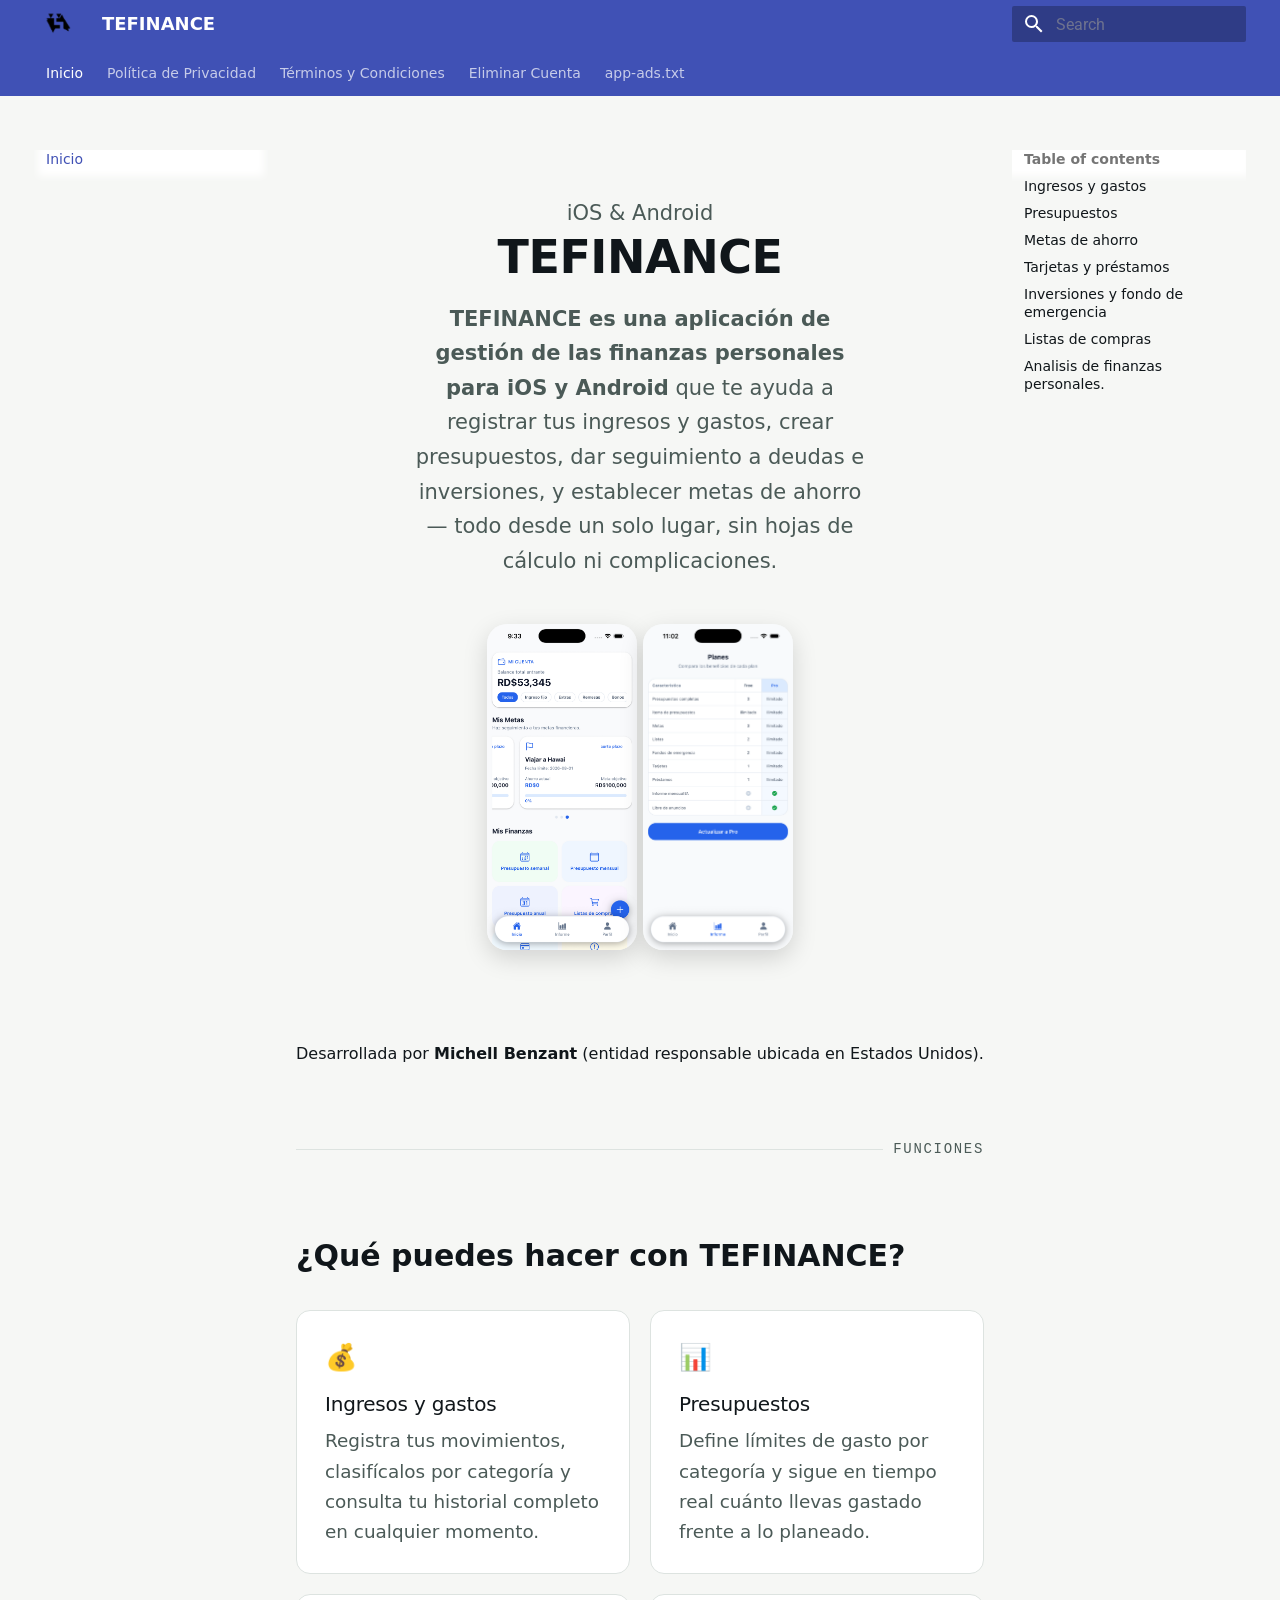
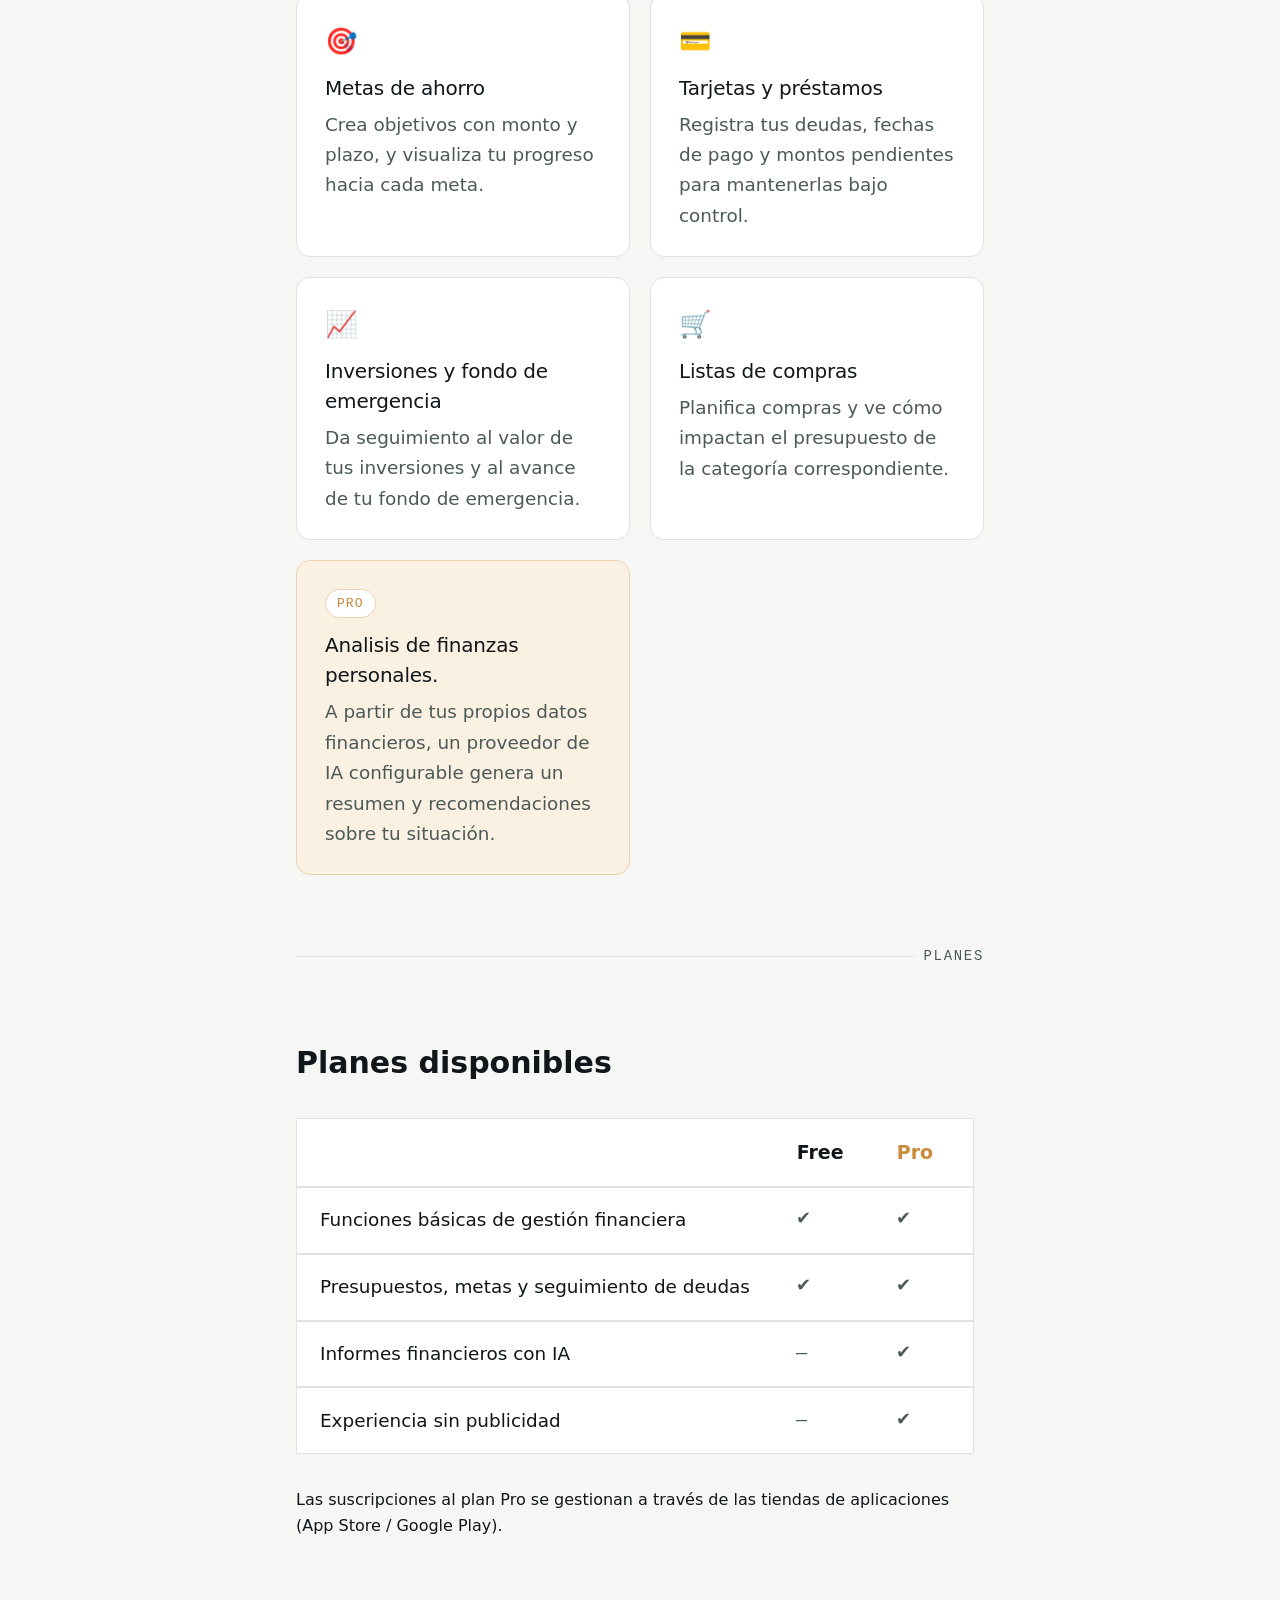
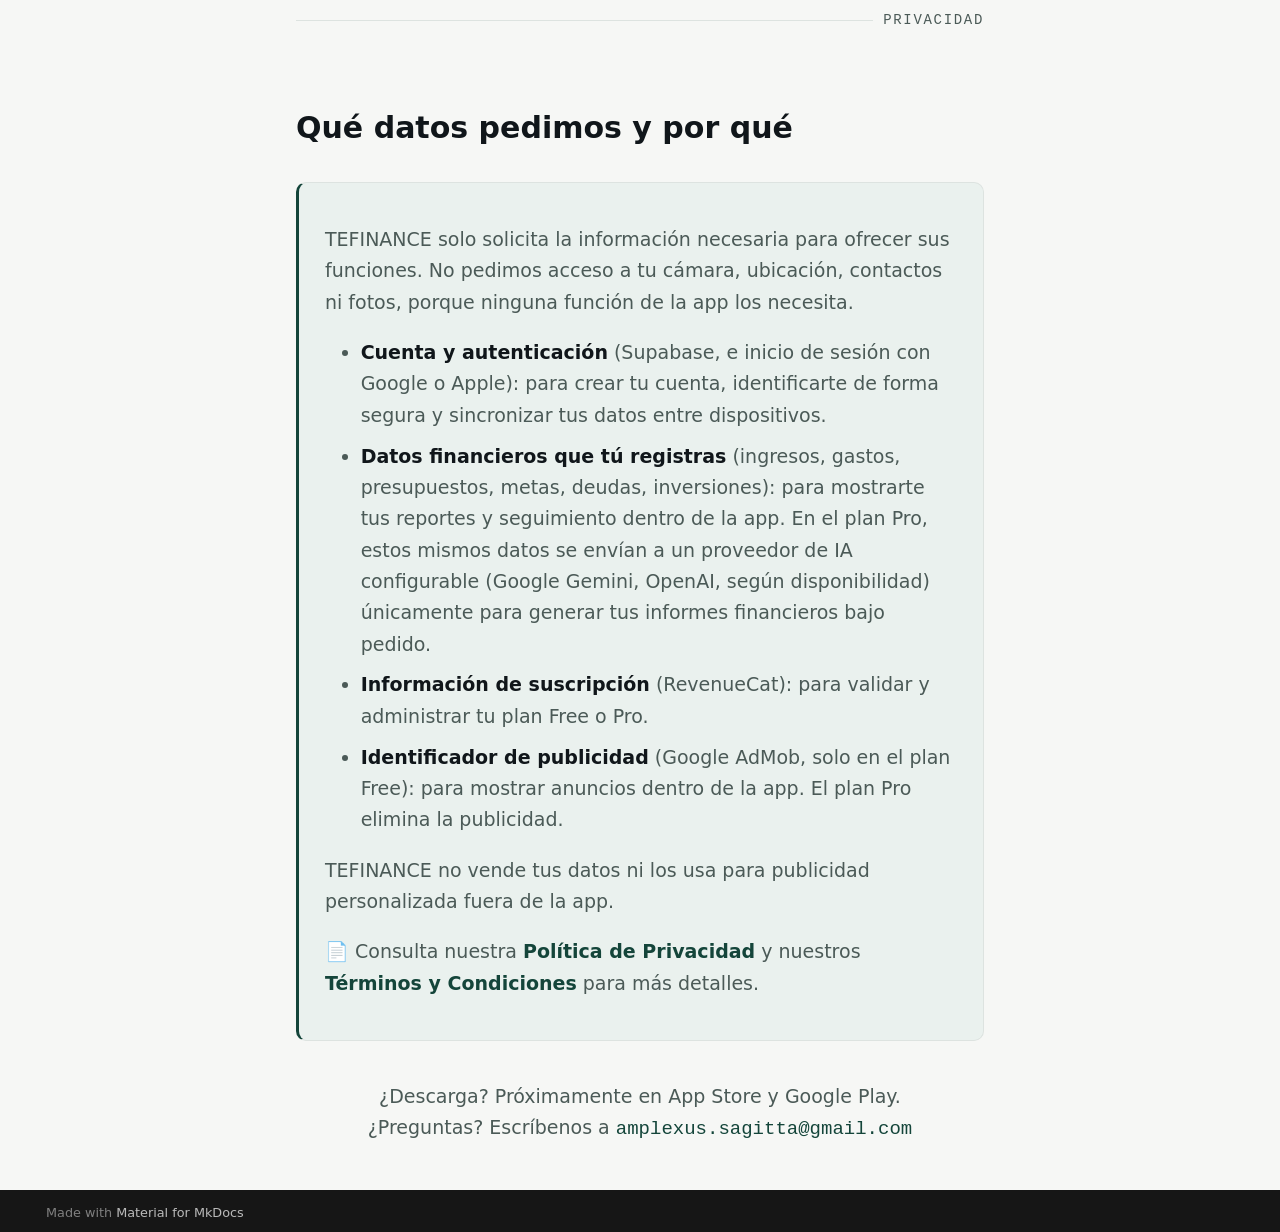
<file: index.html>
<!doctype html>
<html lang="en" class="no-js">
  <head>
    
      <meta charset="utf-8">
      <meta name="viewport" content="width=device-width,initial-scale=1">
      
        <meta name="description" content="App de finanzas personales para organizar ingresos, presupuestos, metas de ahorro y deudas.">
      
      
        <meta name="author" content="MBL Development">
      
      
        <link rel="canonical" href="https://amplexusagitta.com/">
      
      
      
        <link rel="next" href="privacidad/">
      
      
        
      
      
      <link rel="icon" href="assets/favicon.ico">
      <meta name="generator" content="mkdocs-1.6.1, mkdocs-material-9.7.7">
    
    
      
        <title>TEFINANCE</title>
      
    
    
      <link rel="stylesheet" href="assets/stylesheets/main.ec1eaa64.min.css">
      
        
        <link rel="stylesheet" href="assets/stylesheets/palette.ab4e12ef.min.css">
      
      


    
    
      
    
    
      
        
        
        <link rel="preconnect" href="https://fonts.gstatic.com" crossorigin>
        <link rel="stylesheet" href="https://fonts.googleapis.com/css?family=Roboto:300,300i,400,400i,700,700i%7CRoboto+Mono:400,400i,700,700i&display=fallback">
        <style>:root{--md-text-font:"Roboto";--md-code-font:"Roboto Mono"}</style>
      
    
    
      <link rel="stylesheet" href="assets/extra.css">
    
    <script>__md_scope=new URL(".",location),__md_hash=e=>[...e].reduce(((e,_)=>(e<<5)-e+_.charCodeAt(0)),0),__md_get=(e,_=localStorage,t=__md_scope)=>JSON.parse(_.getItem(t.pathname+"."+e)),__md_set=(e,_,t=localStorage,a=__md_scope)=>{try{t.setItem(a.pathname+"."+e,JSON.stringify(_))}catch(e){}}</script>
    
      

    
    
  </head>
  
  
    
    
    
    
    
    <body dir="ltr" data-md-color-scheme="default" data-md-color-primary="indigo" data-md-color-accent="indigo">
  
    
    <input class="md-toggle" data-md-toggle="drawer" type="checkbox" id="__drawer" autocomplete="off">
    <input class="md-toggle" data-md-toggle="search" type="checkbox" id="__search" autocomplete="off">
    <label class="md-overlay" for="__drawer"></label>
    <div data-md-component="skip">
      
        
        <a href="#tefinance" class="md-skip">
          Skip to content
        </a>
      
    </div>
    <div data-md-component="announce">
      
    </div>
    
    
      

<header class="md-header" data-md-component="header">
  <nav class="md-header__inner md-grid" aria-label="Header">
    <a href="." title="TEFINANCE" class="md-header__button md-logo" aria-label="TEFINANCE" data-md-component="logo">
      
  <img src="assets/logo.png" alt="logo">

    </a>
    <label class="md-header__button md-icon" for="__drawer">
      
      <svg xmlns="http://www.w3.org/2000/svg" viewBox="0 0 24 24"><path d="M3 6h18v2H3zm0 5h18v2H3zm0 5h18v2H3z"/></svg>
    </label>
    <div class="md-header__title" data-md-component="header-title">
      <div class="md-header__ellipsis">
        <div class="md-header__topic">
          <span class="md-ellipsis">
            TEFINANCE
          </span>
        </div>
        <div class="md-header__topic" data-md-component="header-topic">
          <span class="md-ellipsis">
            
              Inicio
            
          </span>
        </div>
      </div>
    </div>
    
      
    
    
    
    
      
      
        <label class="md-header__button md-icon" for="__search">
          
          <svg xmlns="http://www.w3.org/2000/svg" viewBox="0 0 24 24"><path d="M9.5 3A6.5 6.5 0 0 1 16 9.5c0 1.61-.59 3.09-1.56 4.23l.27.27h.79l5 5-1.5 1.5-5-5v-.79l-.27-.27A6.52 6.52 0 0 1 9.5 16 6.5 6.5 0 0 1 3 9.5 6.5 6.5 0 0 1 9.5 3m0 2C7 5 5 7 5 9.5S7 14 9.5 14 14 12 14 9.5 12 5 9.5 5"/></svg>
        </label>
        <div class="md-search" data-md-component="search" role="dialog">
  <label class="md-search__overlay" for="__search"></label>
  <div class="md-search__inner" role="search">
    <form class="md-search__form" name="search">
      <input type="text" class="md-search__input" name="query" aria-label="Search" placeholder="Search" autocapitalize="off" autocorrect="off" autocomplete="off" spellcheck="false" data-md-component="search-query" required>
      <label class="md-search__icon md-icon" for="__search">
        
        <svg xmlns="http://www.w3.org/2000/svg" viewBox="0 0 24 24"><path d="M9.5 3A6.5 6.5 0 0 1 16 9.5c0 1.61-.59 3.09-1.56 4.23l.27.27h.79l5 5-1.5 1.5-5-5v-.79l-.27-.27A6.52 6.52 0 0 1 9.5 16 6.5 6.5 0 0 1 3 9.5 6.5 6.5 0 0 1 9.5 3m0 2C7 5 5 7 5 9.5S7 14 9.5 14 14 12 14 9.5 12 5 9.5 5"/></svg>
        
        <svg xmlns="http://www.w3.org/2000/svg" viewBox="0 0 24 24"><path d="M20 11v2H8l5.5 5.5-1.42 1.42L4.16 12l7.92-7.92L13.5 5.5 8 11z"/></svg>
      </label>
      <nav class="md-search__options" aria-label="Search">
        
          <a href="javascript:void(0)" class="md-search__icon md-icon" title="Share" aria-label="Share" data-clipboard data-clipboard-text="" data-md-component="search-share" tabindex="-1">
            
            <svg xmlns="http://www.w3.org/2000/svg" viewBox="0 0 24 24"><path d="M18 16.08c-.76 0-1.44.3-1.96.77L8.91 12.7c.05-.23.09-.46.09-.7s-.04-.47-.09-.7l7.05-4.11c.54.5 1.25.81 2.04.81a3 3 0 0 0 3-3 3 3 0 0 0-3-3 3 3 0 0 0-3 3c0 .24.04.47.09.7L8.04 9.81C7.5 9.31 6.79 9 6 9a3 3 0 0 0-3 3 3 3 0 0 0 3 3c.79 0 1.5-.31 2.04-.81l7.12 4.15c-.05.21-.08.43-.08.66 0 1.61 1.31 2.91 2.92 2.91s2.92-1.3 2.92-2.91A2.92 2.92 0 0 0 18 16.08"/></svg>
          </a>
        
        <button type="reset" class="md-search__icon md-icon" title="Clear" aria-label="Clear" tabindex="-1">
          
          <svg xmlns="http://www.w3.org/2000/svg" viewBox="0 0 24 24"><path d="M19 6.41 17.59 5 12 10.59 6.41 5 5 6.41 10.59 12 5 17.59 6.41 19 12 13.41 17.59 19 19 17.59 13.41 12z"/></svg>
        </button>
      </nav>
      
    </form>
    <div class="md-search__output">
      <div class="md-search__scrollwrap" tabindex="0" data-md-scrollfix>
        <div class="md-search-result" data-md-component="search-result">
          <div class="md-search-result__meta">
            Initializing search
          </div>
          <ol class="md-search-result__list" role="presentation"></ol>
        </div>
      </div>
    </div>
  </div>
</div>
      
    
    
  </nav>
  
</header>
    
    <div class="md-container" data-md-component="container">
      
      
        
          
            
<nav class="md-tabs" aria-label="Tabs" data-md-component="tabs">
  <div class="md-grid">
    <ul class="md-tabs__list">
      
        
  
  
  
    
  
  
    <li class="md-tabs__item md-tabs__item--active">
      <a href="." class="md-tabs__link">
        
  
  
    
  
  Inicio

      </a>
    </li>
  

      
        
  
  
  
  
    <li class="md-tabs__item">
      <a href="privacidad/" class="md-tabs__link">
        
  
  
    
  
  Política de Privacidad

      </a>
    </li>
  

      
        
  
  
  
  
    <li class="md-tabs__item">
      <a href="terminos/" class="md-tabs__link">
        
  
  
    
  
  Términos y Condiciones

      </a>
    </li>
  

      
        
  
  
  
  
    <li class="md-tabs__item">
      <a href="eliminar-cuenta/" class="md-tabs__link">
        
  
  
    
  
  Eliminar Cuenta

      </a>
    </li>
  

      
        
  
  
  
  
    <li class="md-tabs__item">
      <a href="app-ads.txt" class="md-tabs__link">
        
  
  
    
  
  app-ads.txt

      </a>
    </li>
  

      
    </ul>
  </div>
</nav>
          
        
      
      <main class="md-main" data-md-component="main">
        <div class="md-main__inner md-grid">
          
            
              
              <div class="md-sidebar md-sidebar--primary" data-md-component="sidebar" data-md-type="navigation" >
                <div class="md-sidebar__scrollwrap">
                  <div class="md-sidebar__inner">
                    


  


<nav class="md-nav md-nav--primary md-nav--lifted" aria-label="Navigation" data-md-level="0">
  <label class="md-nav__title" for="__drawer">
    <a href="." title="TEFINANCE" class="md-nav__button md-logo" aria-label="TEFINANCE" data-md-component="logo">
      
  <img src="assets/logo.png" alt="logo">

    </a>
    TEFINANCE
  </label>
  
  <ul class="md-nav__list" data-md-scrollfix>
    
      
      
  
  
    
  
  
  
    <li class="md-nav__item md-nav__item--active">
      
      <input class="md-nav__toggle md-toggle" type="checkbox" id="__toc">
      
      
        
      
      
        <label class="md-nav__link md-nav__link--active" for="__toc">
          
  
  
  <span class="md-ellipsis">
    
  
    Inicio
  

    
  </span>
  
  

          <span class="md-nav__icon md-icon"></span>
        </label>
      
      <a href="." class="md-nav__link md-nav__link--active">
        
  
  
  <span class="md-ellipsis">
    
  
    Inicio
  

    
  </span>
  
  

      </a>
      
        

<nav class="md-nav md-nav--secondary" aria-label="Table of contents">
  
  
  
    
  
  
    <label class="md-nav__title" for="__toc">
      <span class="md-nav__icon md-icon"></span>
      Table of contents
    </label>
    <ul class="md-nav__list" data-md-component="toc" data-md-scrollfix>
      
        <li class="md-nav__item">
  <a href="#ingresos-y-gastos" class="md-nav__link">
    <span class="md-ellipsis">
      
        Ingresos y gastos
      
    </span>
  </a>
  
</li>
      
        <li class="md-nav__item">
  <a href="#presupuestos" class="md-nav__link">
    <span class="md-ellipsis">
      
        Presupuestos
      
    </span>
  </a>
  
</li>
      
        <li class="md-nav__item">
  <a href="#metas-de-ahorro" class="md-nav__link">
    <span class="md-ellipsis">
      
        Metas de ahorro
      
    </span>
  </a>
  
</li>
      
        <li class="md-nav__item">
  <a href="#tarjetas-y-prestamos" class="md-nav__link">
    <span class="md-ellipsis">
      
        Tarjetas y préstamos
      
    </span>
  </a>
  
</li>
      
        <li class="md-nav__item">
  <a href="#inversiones-y-fondo-de-emergencia" class="md-nav__link">
    <span class="md-ellipsis">
      
        Inversiones y fondo de emergencia
      
    </span>
  </a>
  
</li>
      
        <li class="md-nav__item">
  <a href="#listas-de-compras" class="md-nav__link">
    <span class="md-ellipsis">
      
        Listas de compras
      
    </span>
  </a>
  
</li>
      
        <li class="md-nav__item">
  <a href="#analisis-de-finanzas-personales" class="md-nav__link">
    <span class="md-ellipsis">
      
        Analisis de finanzas personales.
      
    </span>
  </a>
  
</li>
      
    </ul>
  
</nav>
      
    </li>
  

    
      
      
  
  
  
  
    <li class="md-nav__item">
      <a href="privacidad/" class="md-nav__link">
        
  
  
  <span class="md-ellipsis">
    
  
    Política de Privacidad
  

    
  </span>
  
  

      </a>
    </li>
  

    
      
      
  
  
  
  
    <li class="md-nav__item">
      <a href="terminos/" class="md-nav__link">
        
  
  
  <span class="md-ellipsis">
    
  
    Términos y Condiciones
  

    
  </span>
  
  

      </a>
    </li>
  

    
      
      
  
  
  
  
    <li class="md-nav__item">
      <a href="eliminar-cuenta/" class="md-nav__link">
        
  
  
  <span class="md-ellipsis">
    
  
    Eliminar Cuenta
  

    
  </span>
  
  

      </a>
    </li>
  

    
      
      
  
  
  
  
    <li class="md-nav__item">
      <a href="app-ads.txt" class="md-nav__link">
        
  
  
  <span class="md-ellipsis">
    
  
    app-ads.txt
  

    
  </span>
  
  

      </a>
    </li>
  

    
  </ul>
</nav>
                  </div>
                </div>
              </div>
            
            
              
              <div class="md-sidebar md-sidebar--secondary" data-md-component="sidebar" data-md-type="toc" >
                <div class="md-sidebar__scrollwrap">
                  <div class="md-sidebar__inner">
                    

<nav class="md-nav md-nav--secondary" aria-label="Table of contents">
  
  
  
    
  
  
    <label class="md-nav__title" for="__toc">
      <span class="md-nav__icon md-icon"></span>
      Table of contents
    </label>
    <ul class="md-nav__list" data-md-component="toc" data-md-scrollfix>
      
        <li class="md-nav__item">
  <a href="#ingresos-y-gastos" class="md-nav__link">
    <span class="md-ellipsis">
      
        Ingresos y gastos
      
    </span>
  </a>
  
</li>
      
        <li class="md-nav__item">
  <a href="#presupuestos" class="md-nav__link">
    <span class="md-ellipsis">
      
        Presupuestos
      
    </span>
  </a>
  
</li>
      
        <li class="md-nav__item">
  <a href="#metas-de-ahorro" class="md-nav__link">
    <span class="md-ellipsis">
      
        Metas de ahorro
      
    </span>
  </a>
  
</li>
      
        <li class="md-nav__item">
  <a href="#tarjetas-y-prestamos" class="md-nav__link">
    <span class="md-ellipsis">
      
        Tarjetas y préstamos
      
    </span>
  </a>
  
</li>
      
        <li class="md-nav__item">
  <a href="#inversiones-y-fondo-de-emergencia" class="md-nav__link">
    <span class="md-ellipsis">
      
        Inversiones y fondo de emergencia
      
    </span>
  </a>
  
</li>
      
        <li class="md-nav__item">
  <a href="#listas-de-compras" class="md-nav__link">
    <span class="md-ellipsis">
      
        Listas de compras
      
    </span>
  </a>
  
</li>
      
        <li class="md-nav__item">
  <a href="#analisis-de-finanzas-personales" class="md-nav__link">
    <span class="md-ellipsis">
      
        Analisis de finanzas personales.
      
    </span>
  </a>
  
</li>
      
    </ul>
  
</nav>
                  </div>
                </div>
              </div>
            
          
          
            <div class="md-content" data-md-component="content">
              
              <article class="md-content__inner md-typeset">
                
                  



<div class="tf-hero">
<p class="tf-eyebrow">iOS &amp; Android</p>
<h1 id="tefinance">TEFINANCE</h1>
<p><strong>TEFINANCE es una aplicación de gestión de las finanzas personales para iOS y Android</strong> que te ayuda a registrar tus ingresos y gastos, crear presupuestos, dar seguimiento a deudas e inversiones, y establecer metas de ahorro — todo desde un solo lugar, sin hojas de cálculo ni complicaciones.</p>
<div class="tf-hero-shots">
<p><img alt="Captura de pantalla de la app TEFINANCE" class="phone-image" src="assets/iphone.jpg" style="width:150px" />
<img alt="Captura de pantalla de la app TEFINANCE" class="phone-image" src="assets/suscripcion.png" style="width:150px" /></p>
</div>
</div>
<p>Desarrollada por <strong>Michell Benzant</strong> (entidad responsable ubicada en Estados Unidos).</p>
<div class="tf-rule"><span>Funciones</span></div>

<p class="tf-section-title">¿Qué puedes hacer con TEFINANCE?</p>

<div class="tf-grid">
<div class="tf-card">
<p><span class="tf-card-icon">💰</span></p>
<h3 id="ingresos-y-gastos">Ingresos y gastos</h3>
<p>Registra tus movimientos, clasifícalos por categoría y consulta tu historial completo en cualquier momento.</p>
</div>
<div class="tf-card">
<p><span class="tf-card-icon">📊</span></p>
<h3 id="presupuestos">Presupuestos</h3>
<p>Define límites de gasto por categoría y sigue en tiempo real cuánto llevas gastado frente a lo planeado.</p>
</div>
<div class="tf-card">
<p><span class="tf-card-icon">🎯</span></p>
<h3 id="metas-de-ahorro">Metas de ahorro</h3>
<p>Crea objetivos con monto y plazo, y visualiza tu progreso hacia cada meta.</p>
</div>
<div class="tf-card">
<p><span class="tf-card-icon">💳</span></p>
<h3 id="tarjetas-y-prestamos">Tarjetas y préstamos</h3>
<p>Registra tus deudas, fechas de pago y montos pendientes para mantenerlas bajo control.</p>
</div>
<div class="tf-card">
<p><span class="tf-card-icon">📈</span></p>
<h3 id="inversiones-y-fondo-de-emergencia">Inversiones y fondo de emergencia</h3>
<p>Da seguimiento al valor de tus inversiones y al avance de tu fondo de emergencia.</p>
</div>
<div class="tf-card">
<p><span class="tf-card-icon">🛒</span></p>
<h3 id="listas-de-compras">Listas de compras</h3>
<p>Planifica compras y ve cómo impactan el presupuesto de la categoría correspondiente.</p>
</div>
<div class="tf-card tf-card-pro">
<p><span class="tf-card-badge">Pro</span></p>
<h3 id="analisis-de-finanzas-personales">Analisis de finanzas personales.</h3>
<p>A partir de tus propios datos financieros, un proveedor de IA configurable genera un resumen y recomendaciones sobre tu situación.</p>
</div>
</div>
<div class="tf-rule"><span>Planes</span></div>

<p class="tf-section-title">Planes disponibles</p>

<div class="tf-pricing">
<table>
<thead>
<tr>
<th></th>
<th>Free</th>
<th>Pro</th>
</tr>
</thead>
<tbody>
<tr>
<td>Funciones básicas de gestión financiera</td>
<td>✔</td>
<td>✔</td>
</tr>
<tr>
<td>Presupuestos, metas y seguimiento de deudas</td>
<td>✔</td>
<td>✔</td>
</tr>
<tr>
<td>Informes financieros con IA</td>
<td>—</td>
<td>✔</td>
</tr>
<tr>
<td>Experiencia sin publicidad</td>
<td>—</td>
<td>✔</td>
</tr>
</tbody>
</table>
</div>
<p>Las suscripciones al plan Pro se gestionan a través de las tiendas de aplicaciones (App Store / Google Play).</p>
<div class="tf-rule"><span>Privacidad</span></div>

<p class="tf-section-title">Qué datos pedimos y por qué</p>

<div class="tf-note">
<p>TEFINANCE solo solicita la información necesaria para ofrecer sus funciones. No pedimos acceso a tu cámara, ubicación, contactos ni fotos, porque ninguna función de la app los necesita.</p>
<ul>
<li><strong>Cuenta y autenticación</strong> (Supabase, e inicio de sesión con Google o Apple): para crear tu cuenta, identificarte de forma segura y sincronizar tus datos entre dispositivos.</li>
<li><strong>Datos financieros que tú registras</strong> (ingresos, gastos, presupuestos, metas, deudas, inversiones): para mostrarte tus reportes y seguimiento dentro de la app. En el plan Pro, estos mismos datos se envían a un proveedor de IA configurable (Google Gemini, OpenAI, según disponibilidad) únicamente para generar tus informes financieros bajo pedido.</li>
<li><strong>Información de suscripción</strong> (RevenueCat): para validar y administrar tu plan Free o Pro.</li>
<li><strong>Identificador de publicidad</strong> (Google AdMob, solo en el plan Free): para mostrar anuncios dentro de la app. El plan Pro elimina la publicidad.</li>
</ul>
<p>TEFINANCE no vende tus datos ni los usa para publicidad personalizada fuera de la app.</p>
<p>📄 Consulta nuestra <a href="privacidad/">Política de Privacidad</a> y nuestros <a href="terminos/">Términos y Condiciones</a> para más detalles.</p>
</div>
<div class="tf-footer">
¿Descarga? Próximamente en App Store y Google Play.<br>
¿Preguntas? Escríbenos a <a href="mailto:amplexus.sagitta@gmail.com">amplexus.sagitta@gmail.com</a>
</div>












                
              </article>
            </div>
          
          
<script>var target=document.getElementById(location.hash.slice(1));target&&target.name&&(target.checked=target.name.startsWith("__tabbed_"))</script>
        </div>
        
      </main>
      
        <footer class="md-footer">
  
  <div class="md-footer-meta md-typeset">
    <div class="md-footer-meta__inner md-grid">
      <div class="md-copyright">
  
  
    Made with
    <a href="https://squidfunk.github.io/mkdocs-material/" target="_blank" rel="noopener">
      Material for MkDocs
    </a>
  
</div>
      
    </div>
  </div>
</footer>
      
    </div>
    <div class="md-dialog" data-md-component="dialog">
      <div class="md-dialog__inner md-typeset"></div>
    </div>
    
    
    
      
      
      <script id="__config" type="application/json">{"annotate": null, "base": ".", "features": ["navigation.tabs", "navigation.sections", "search.share"], "search": "assets/javascripts/workers/search.2c215733.min.js", "tags": null, "translations": {"clipboard.copied": "Copied to clipboard", "clipboard.copy": "Copy to clipboard", "search.result.more.one": "1 more on this page", "search.result.more.other": "# more on this page", "search.result.none": "No matching documents", "search.result.one": "1 matching document", "search.result.other": "# matching documents", "search.result.placeholder": "Type to start searching", "search.result.term.missing": "Missing", "select.version": "Select version"}, "version": null}</script>
    
    
      <script src="assets/javascripts/bundle.d7400e89.min.js"></script>
      
    
  </body>
</html>
</file>
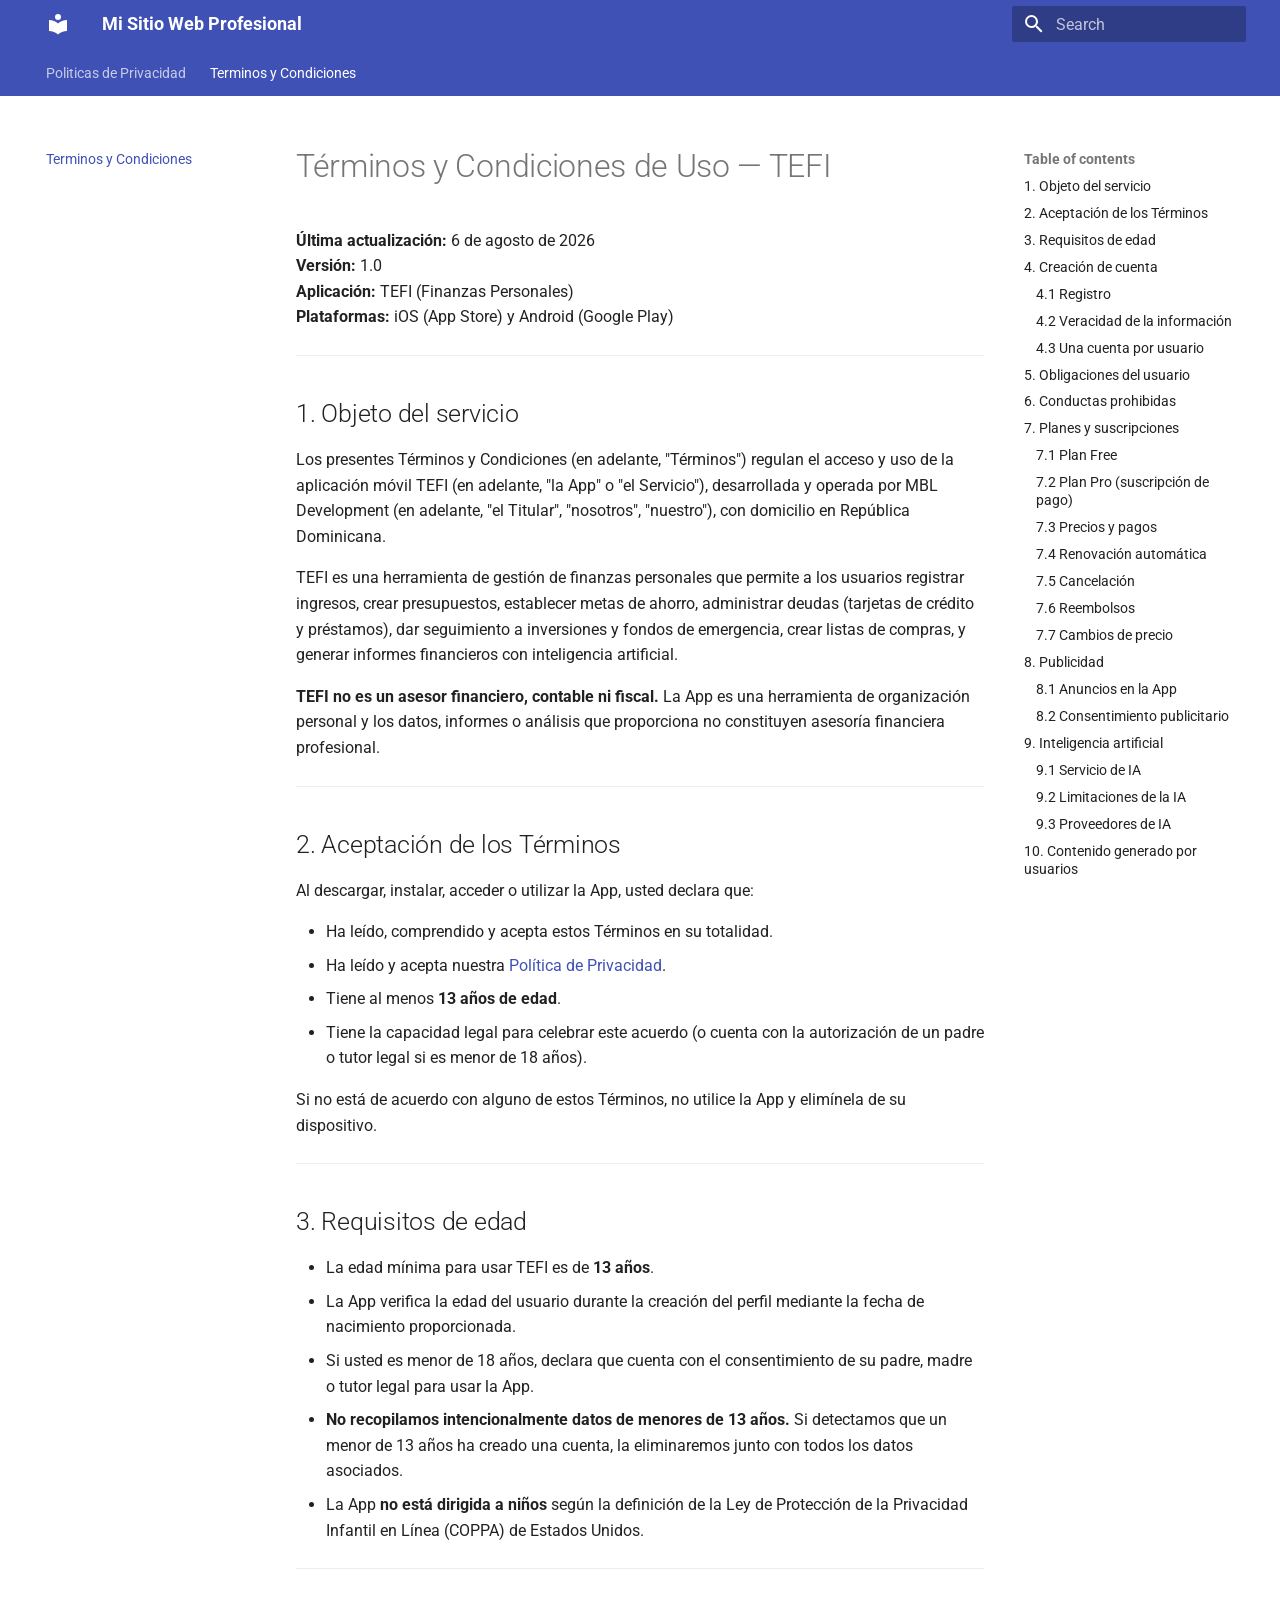
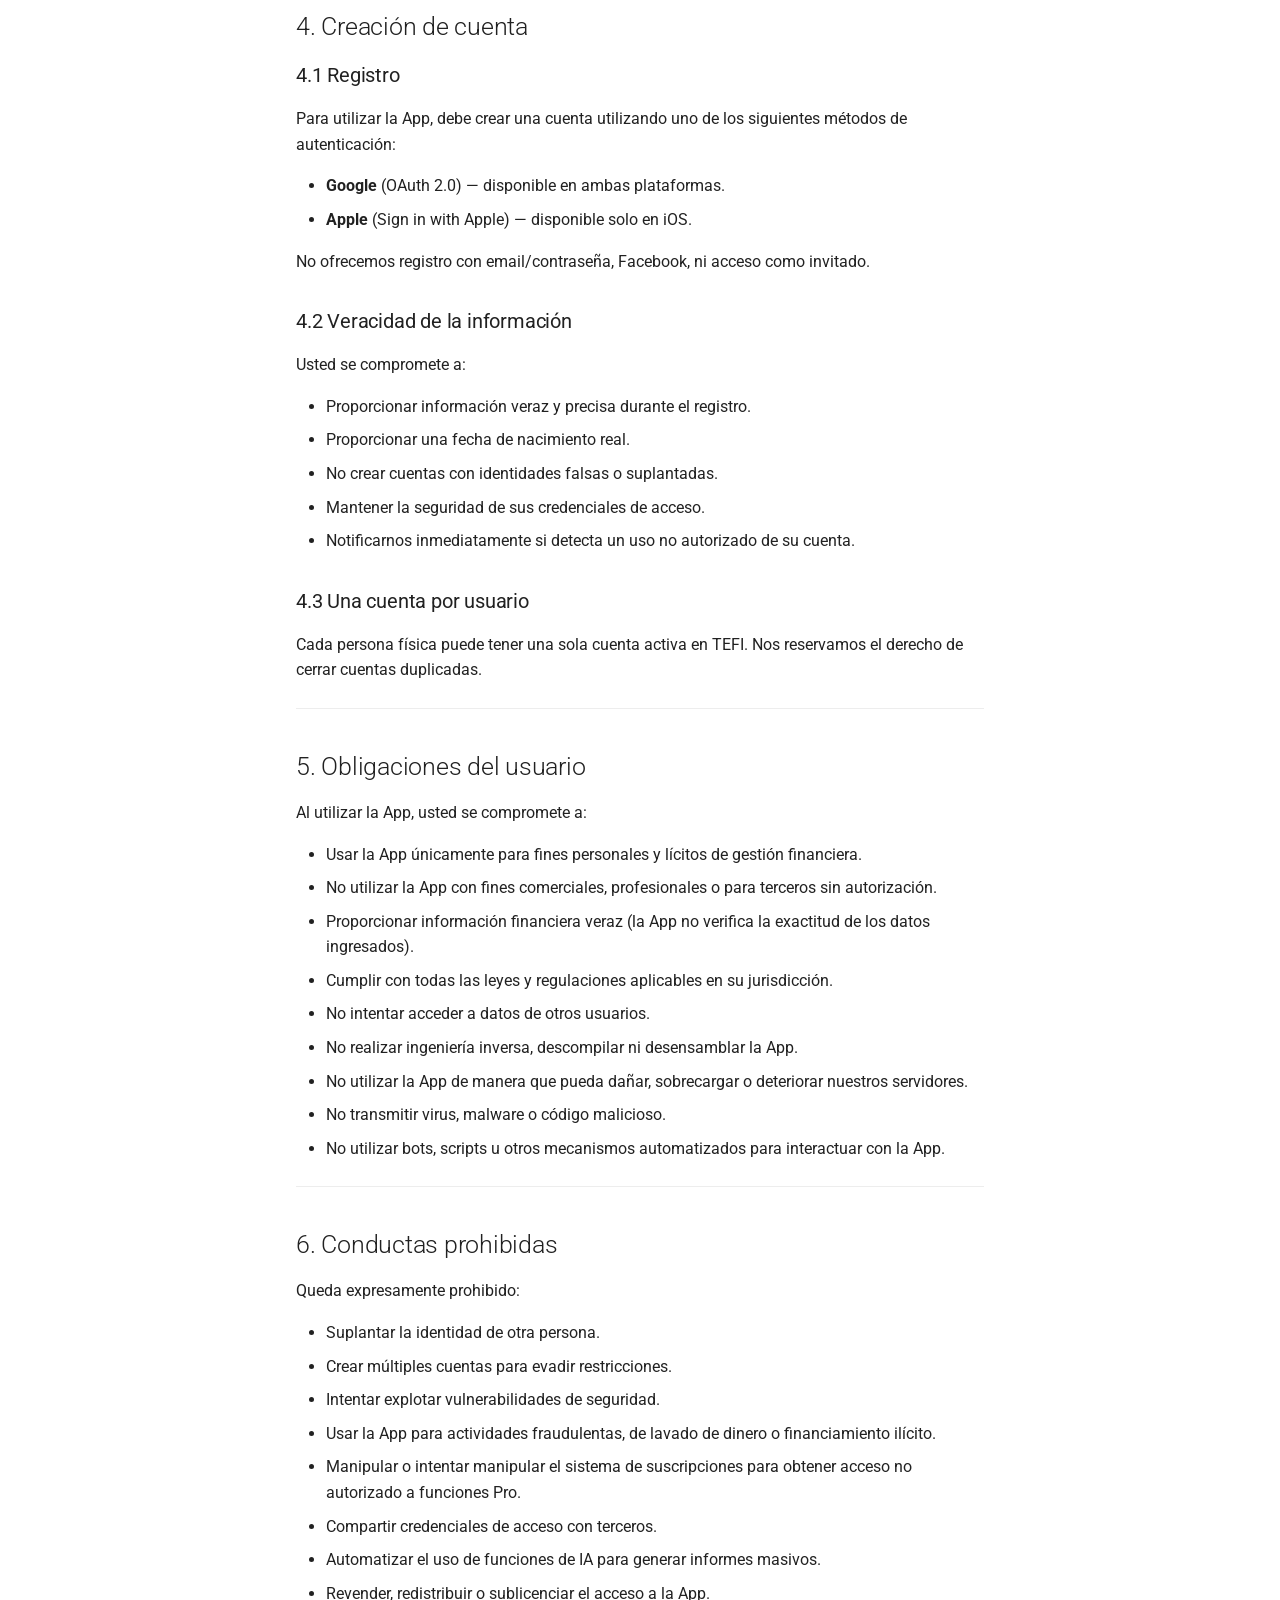
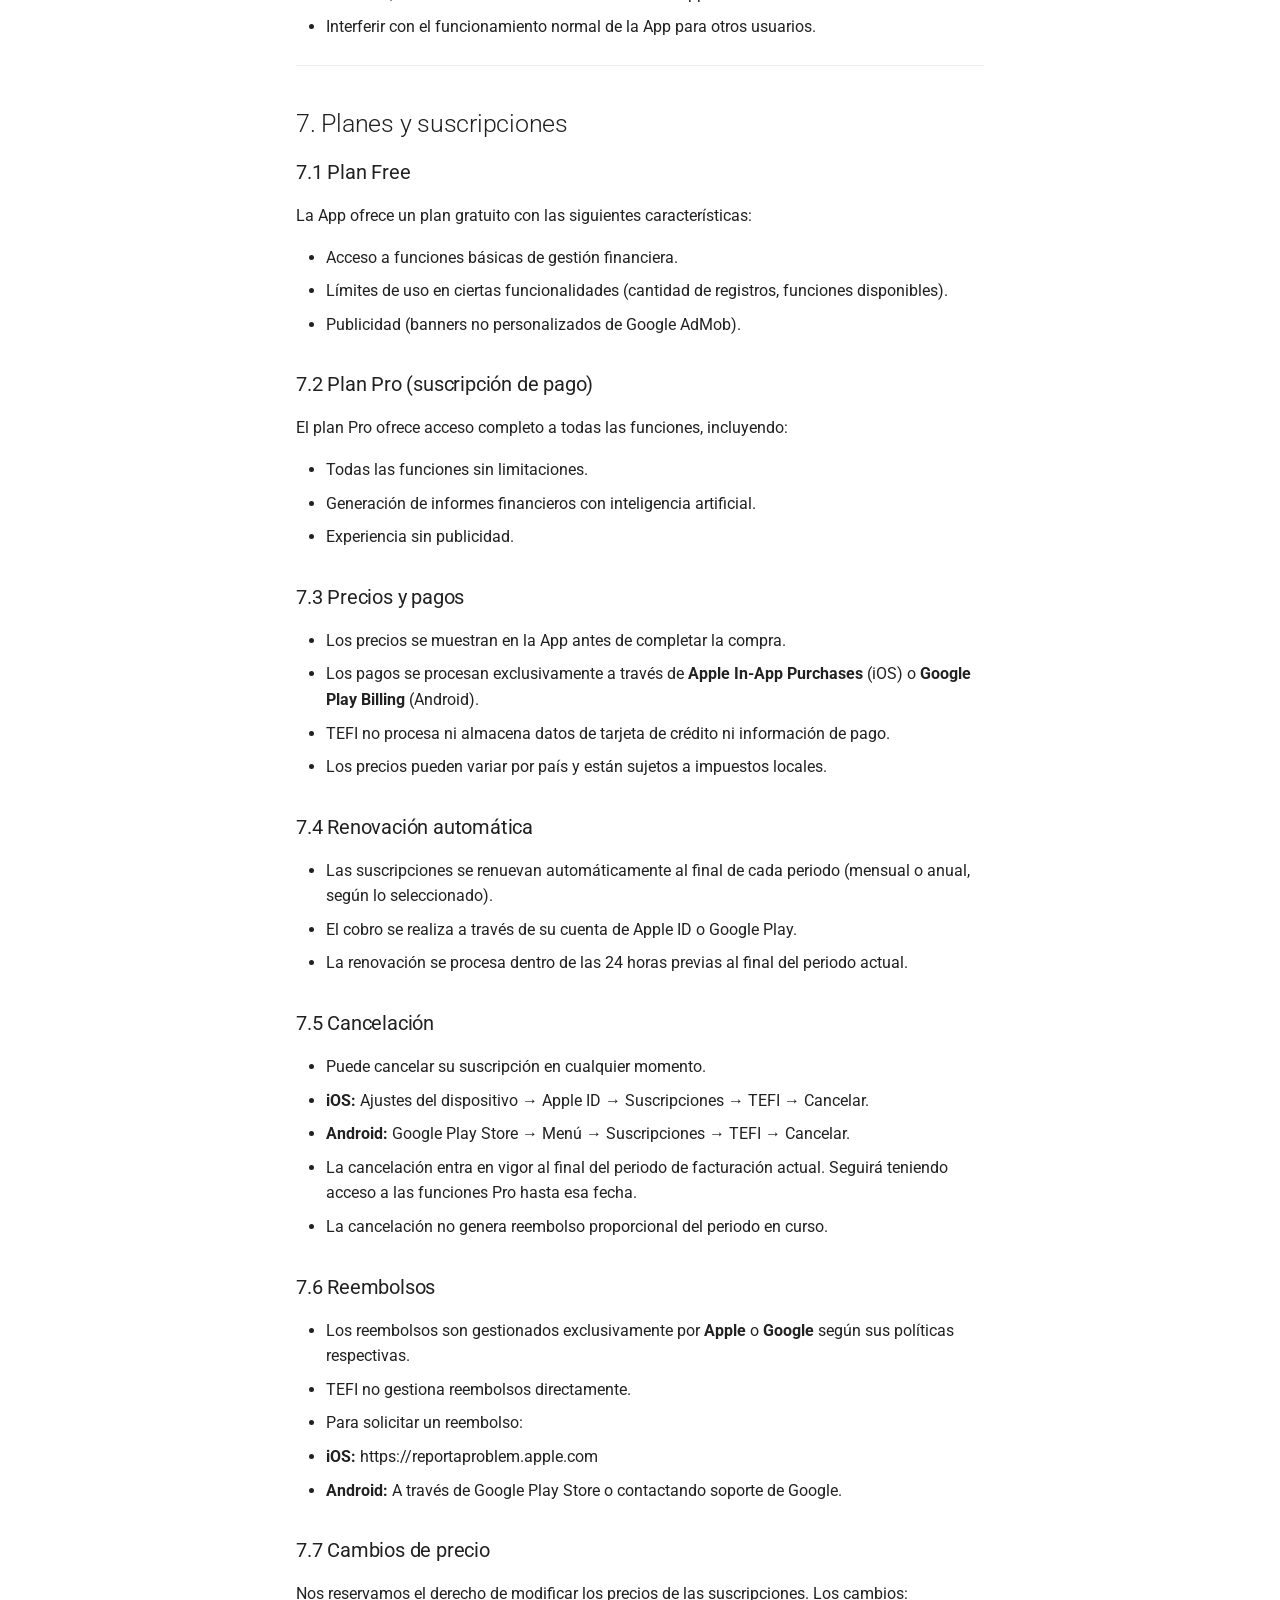
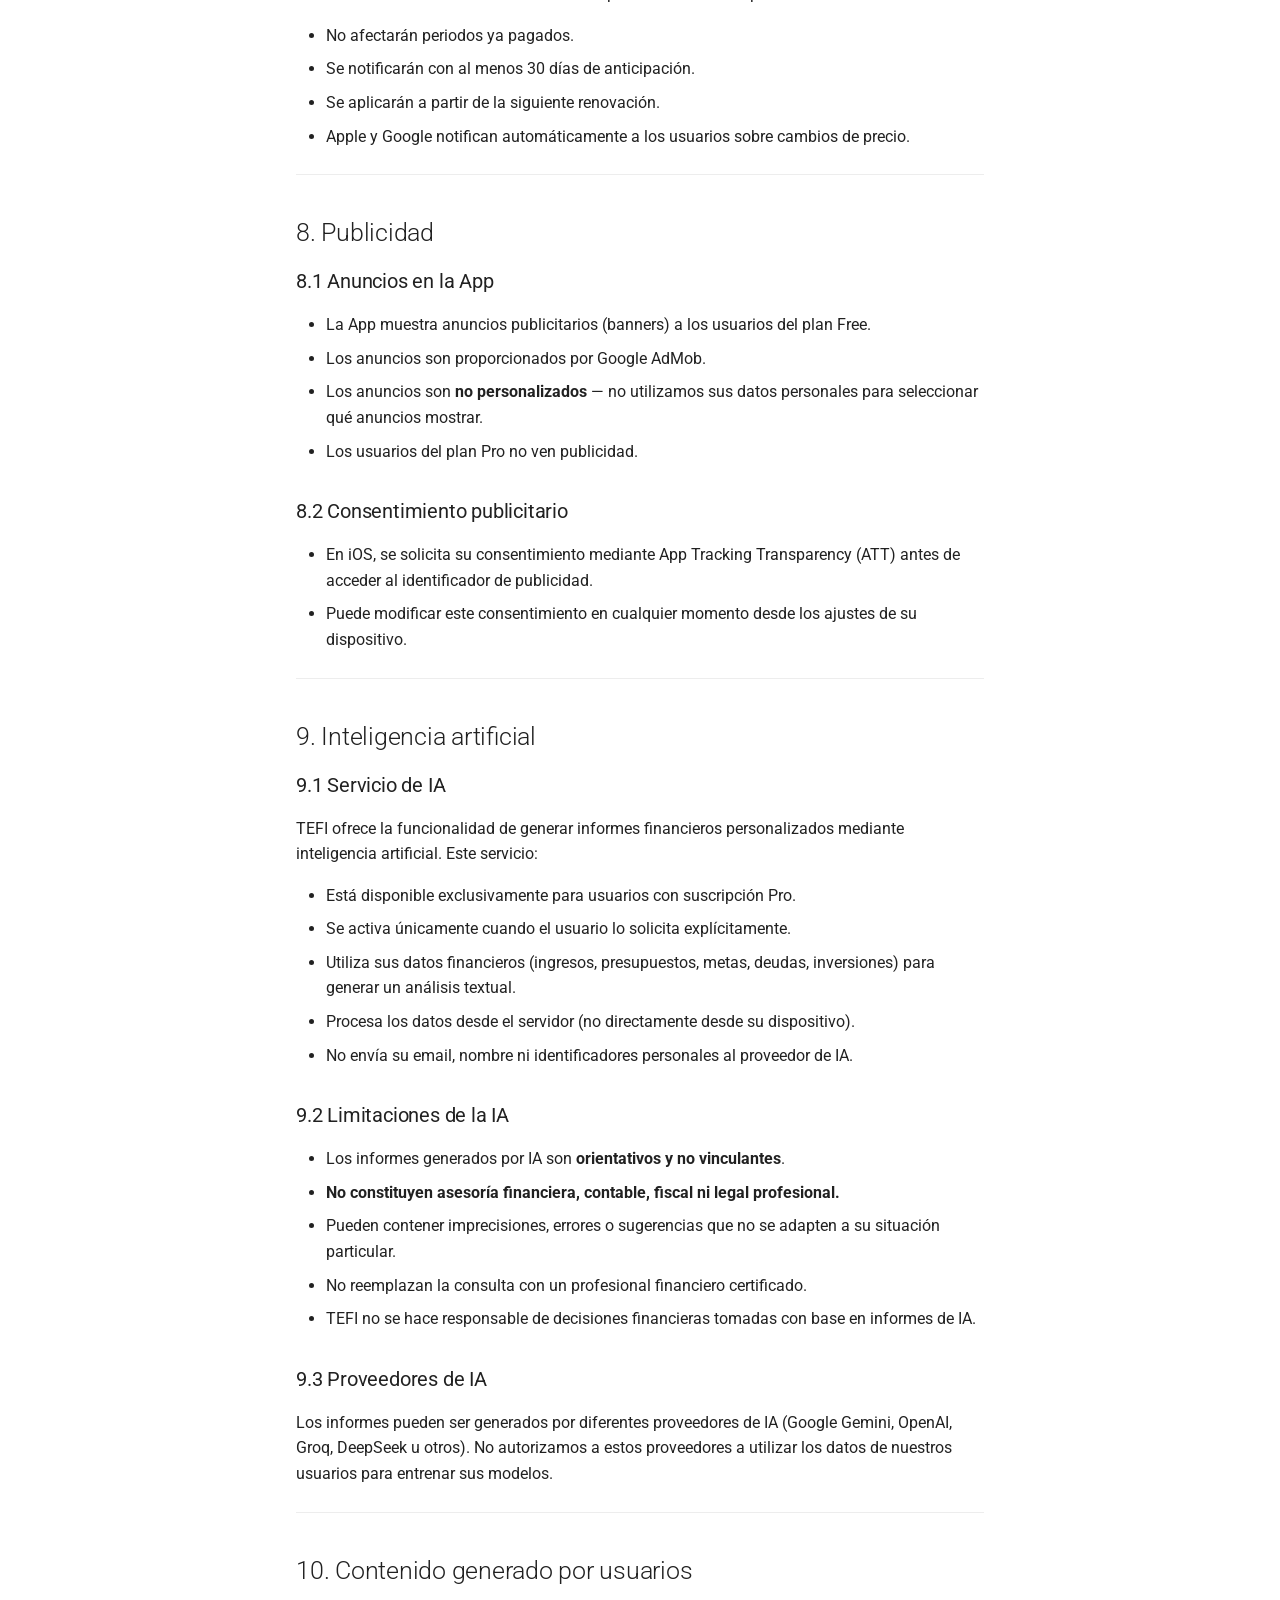
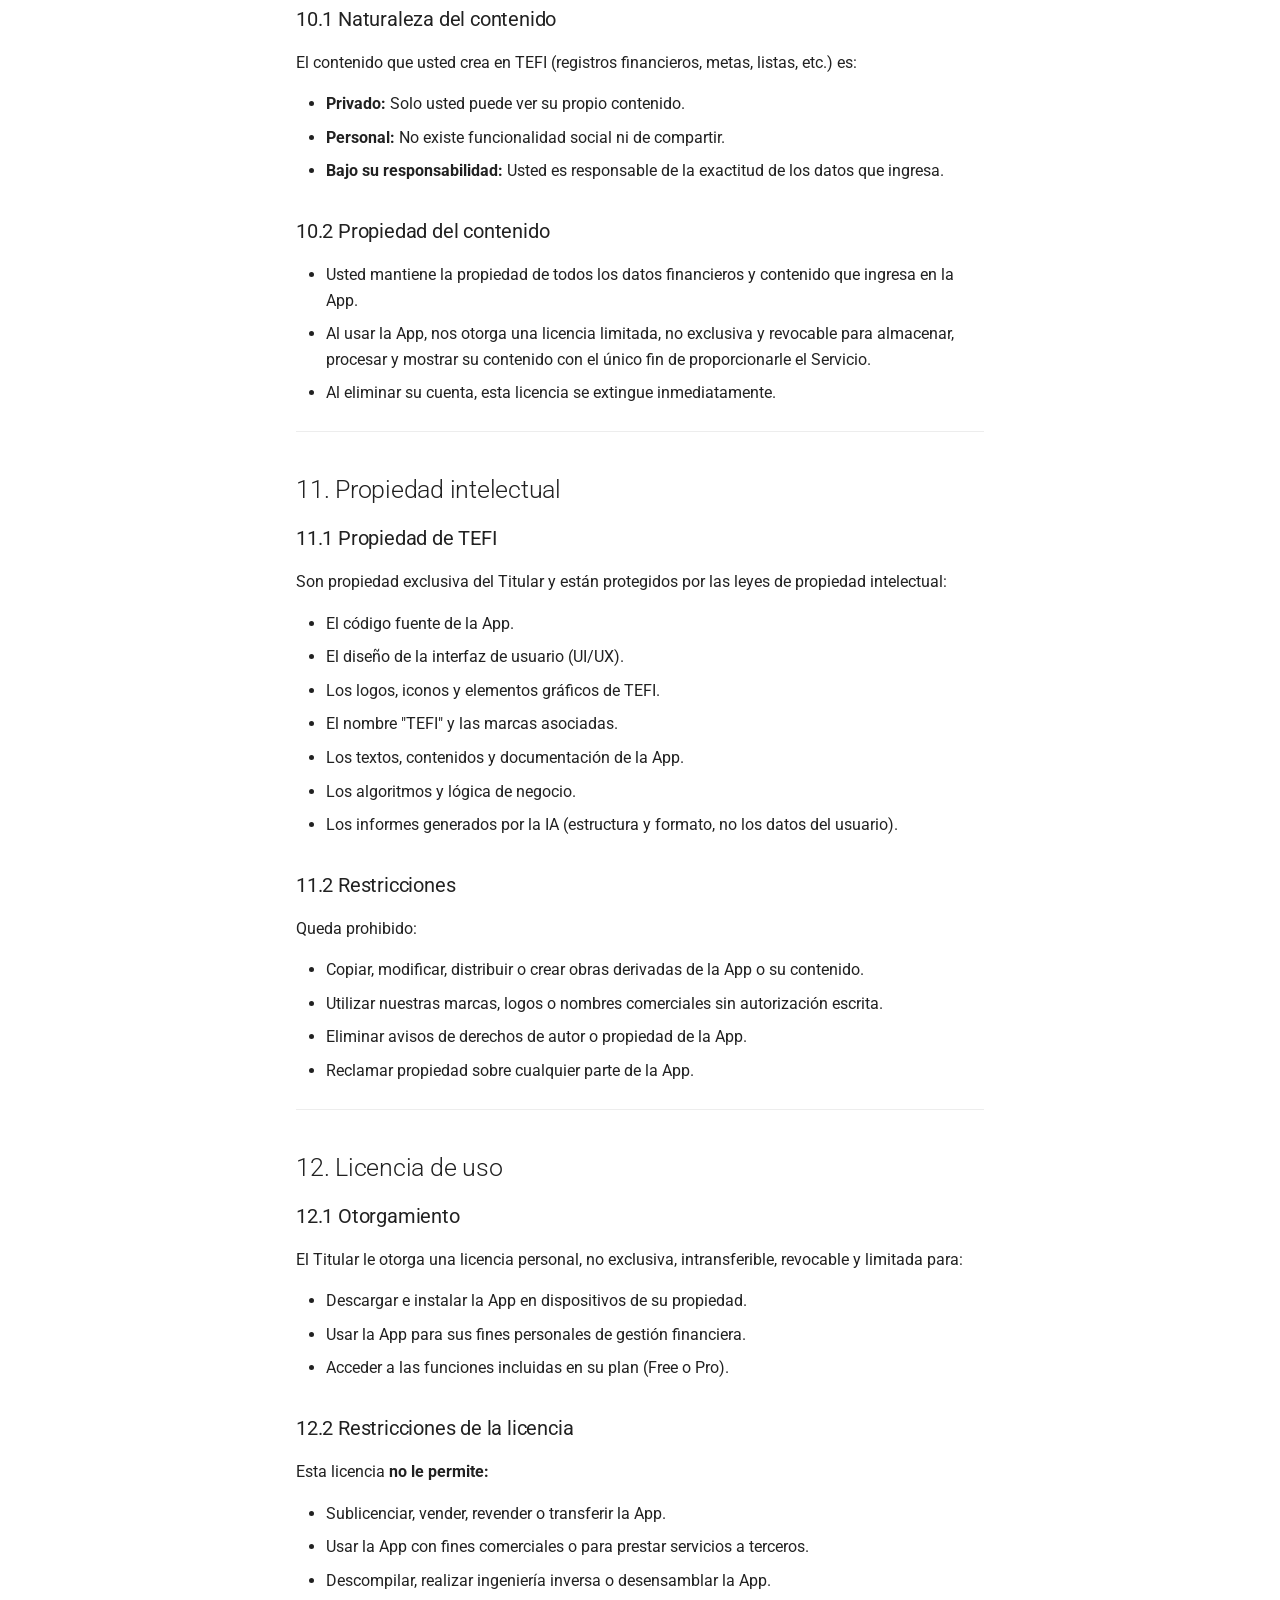
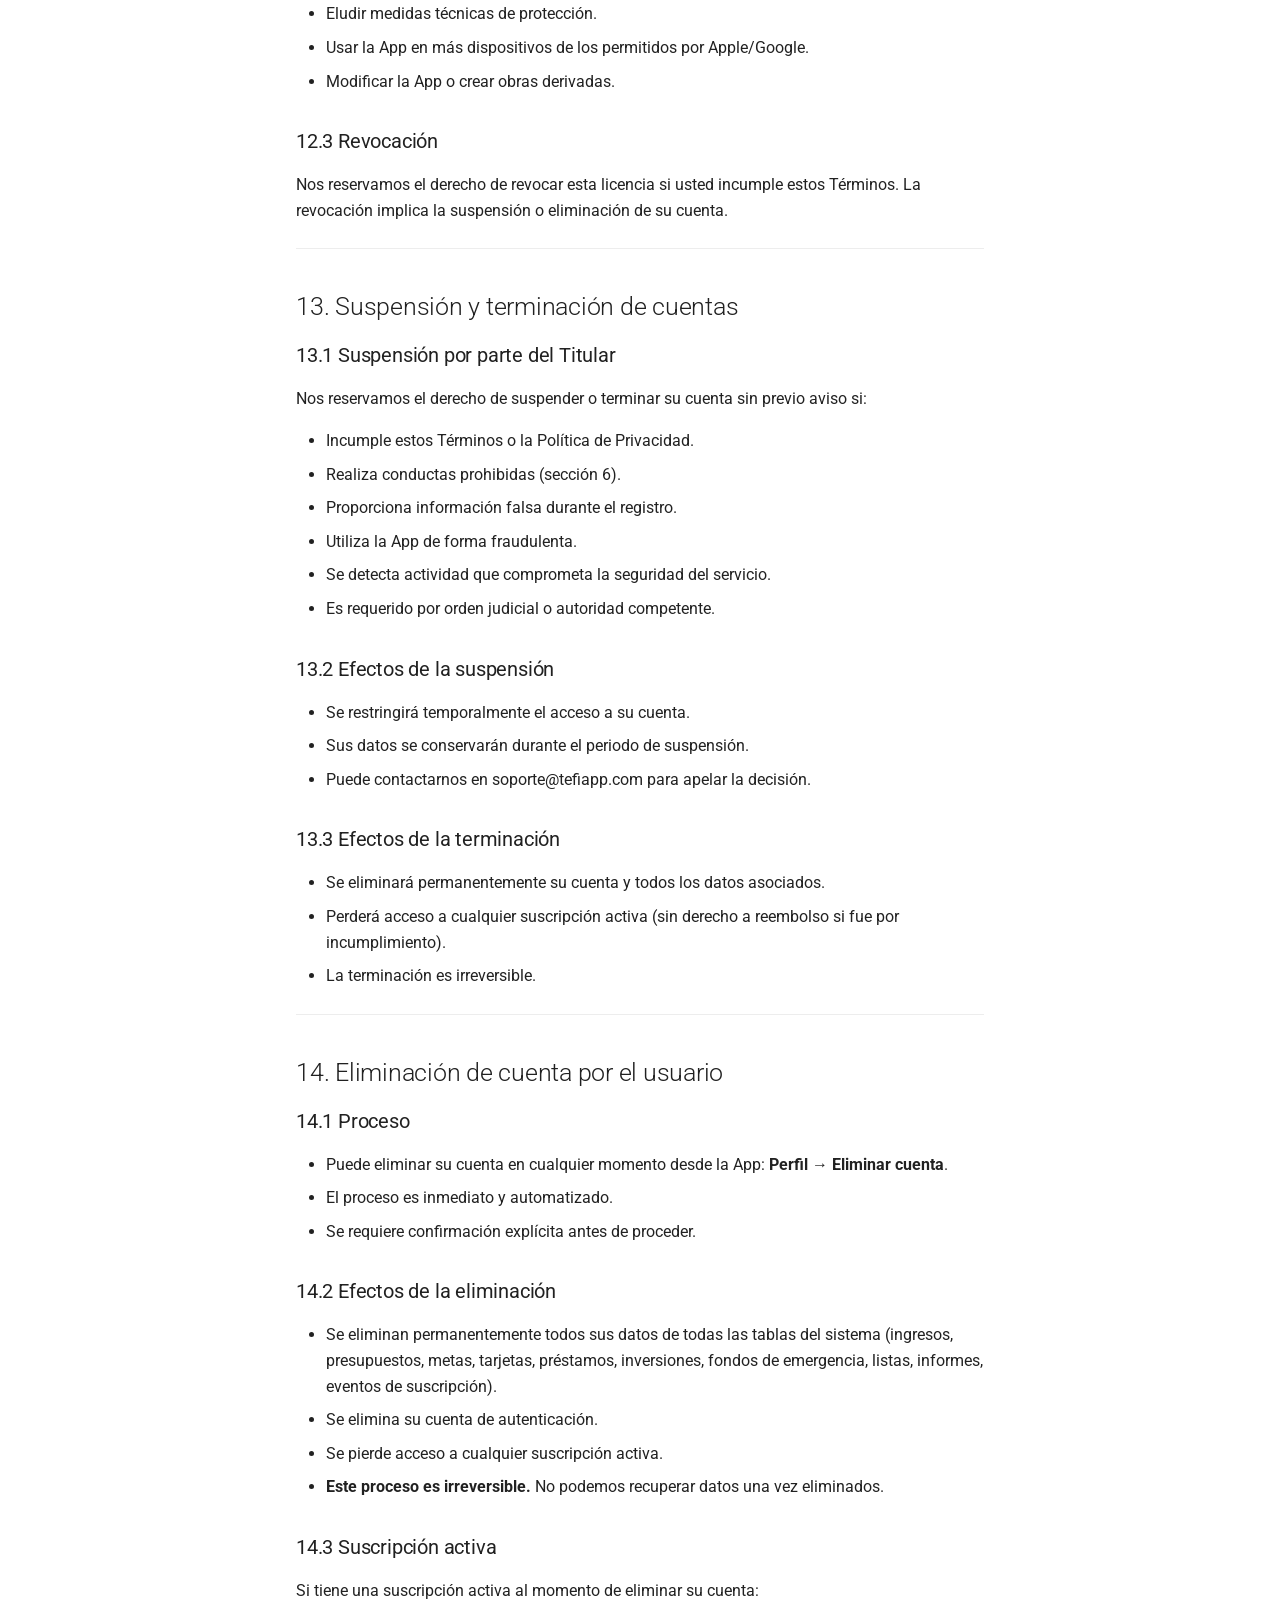
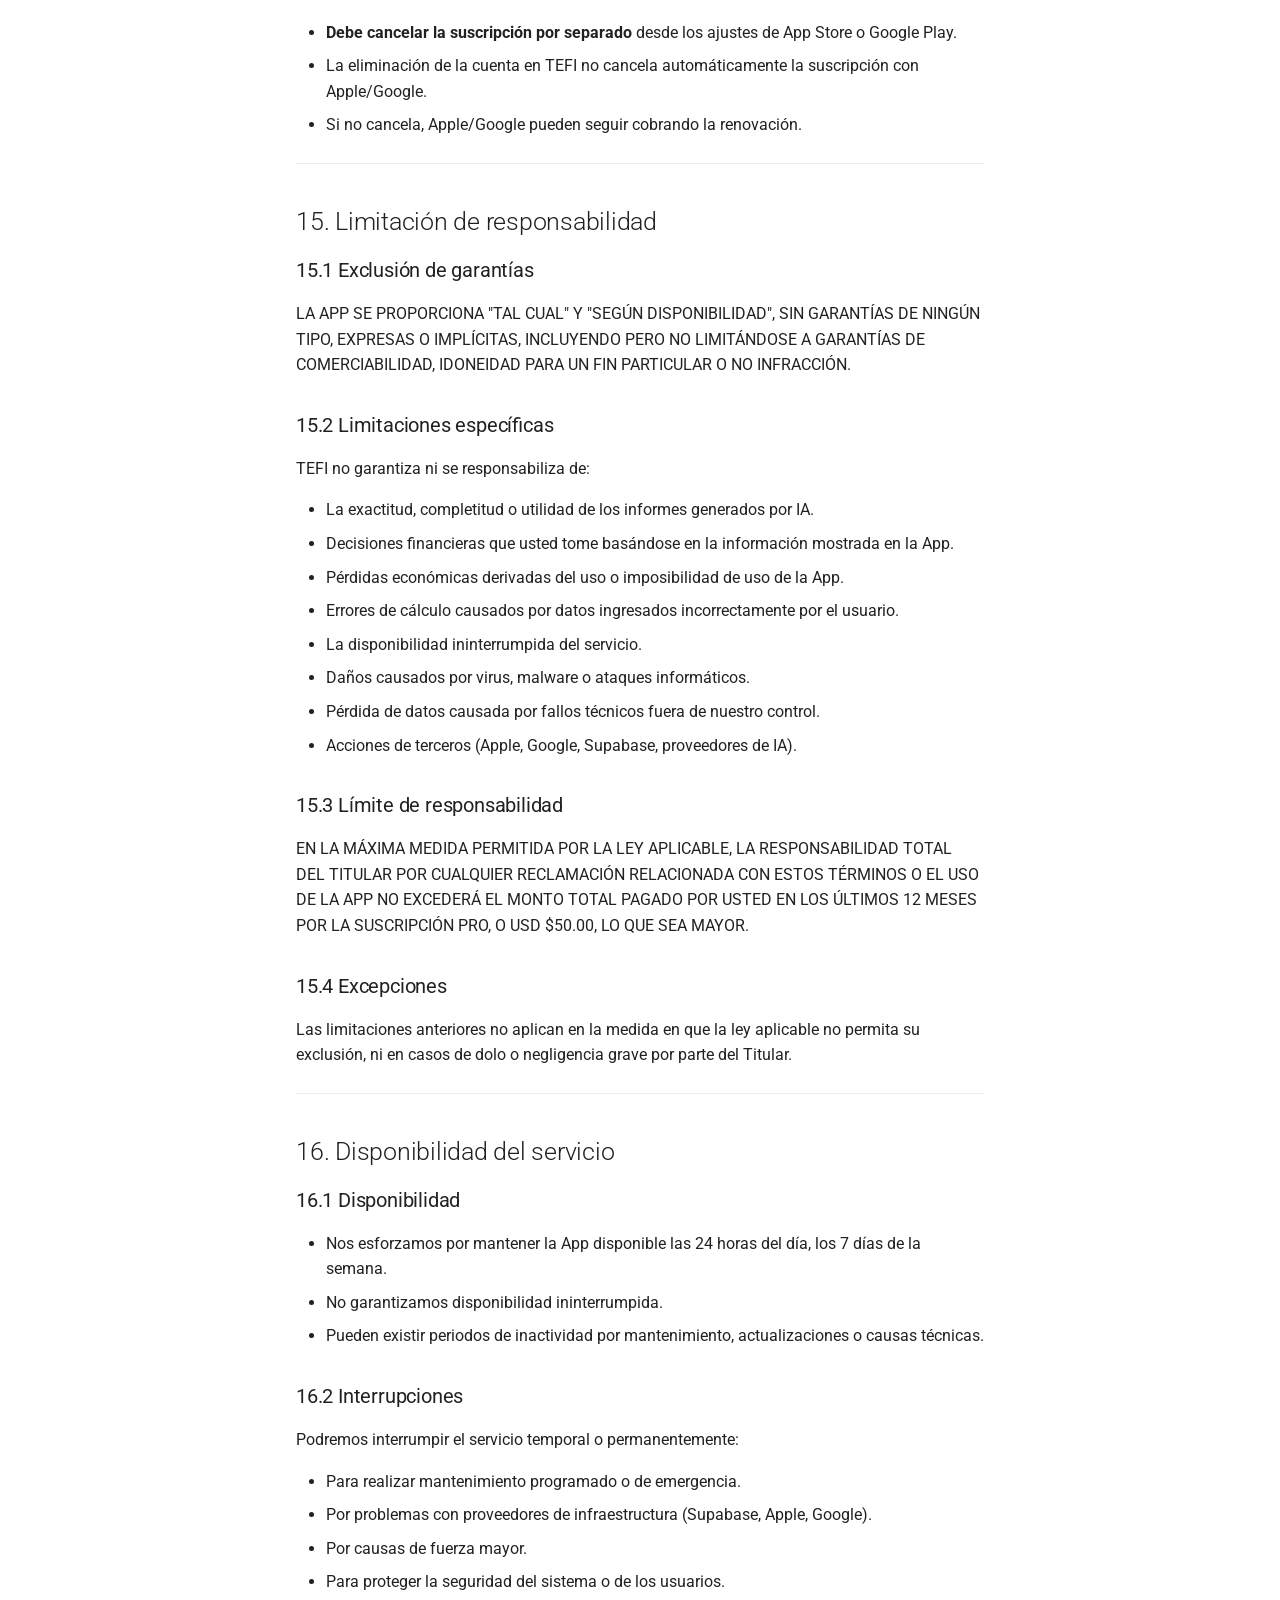
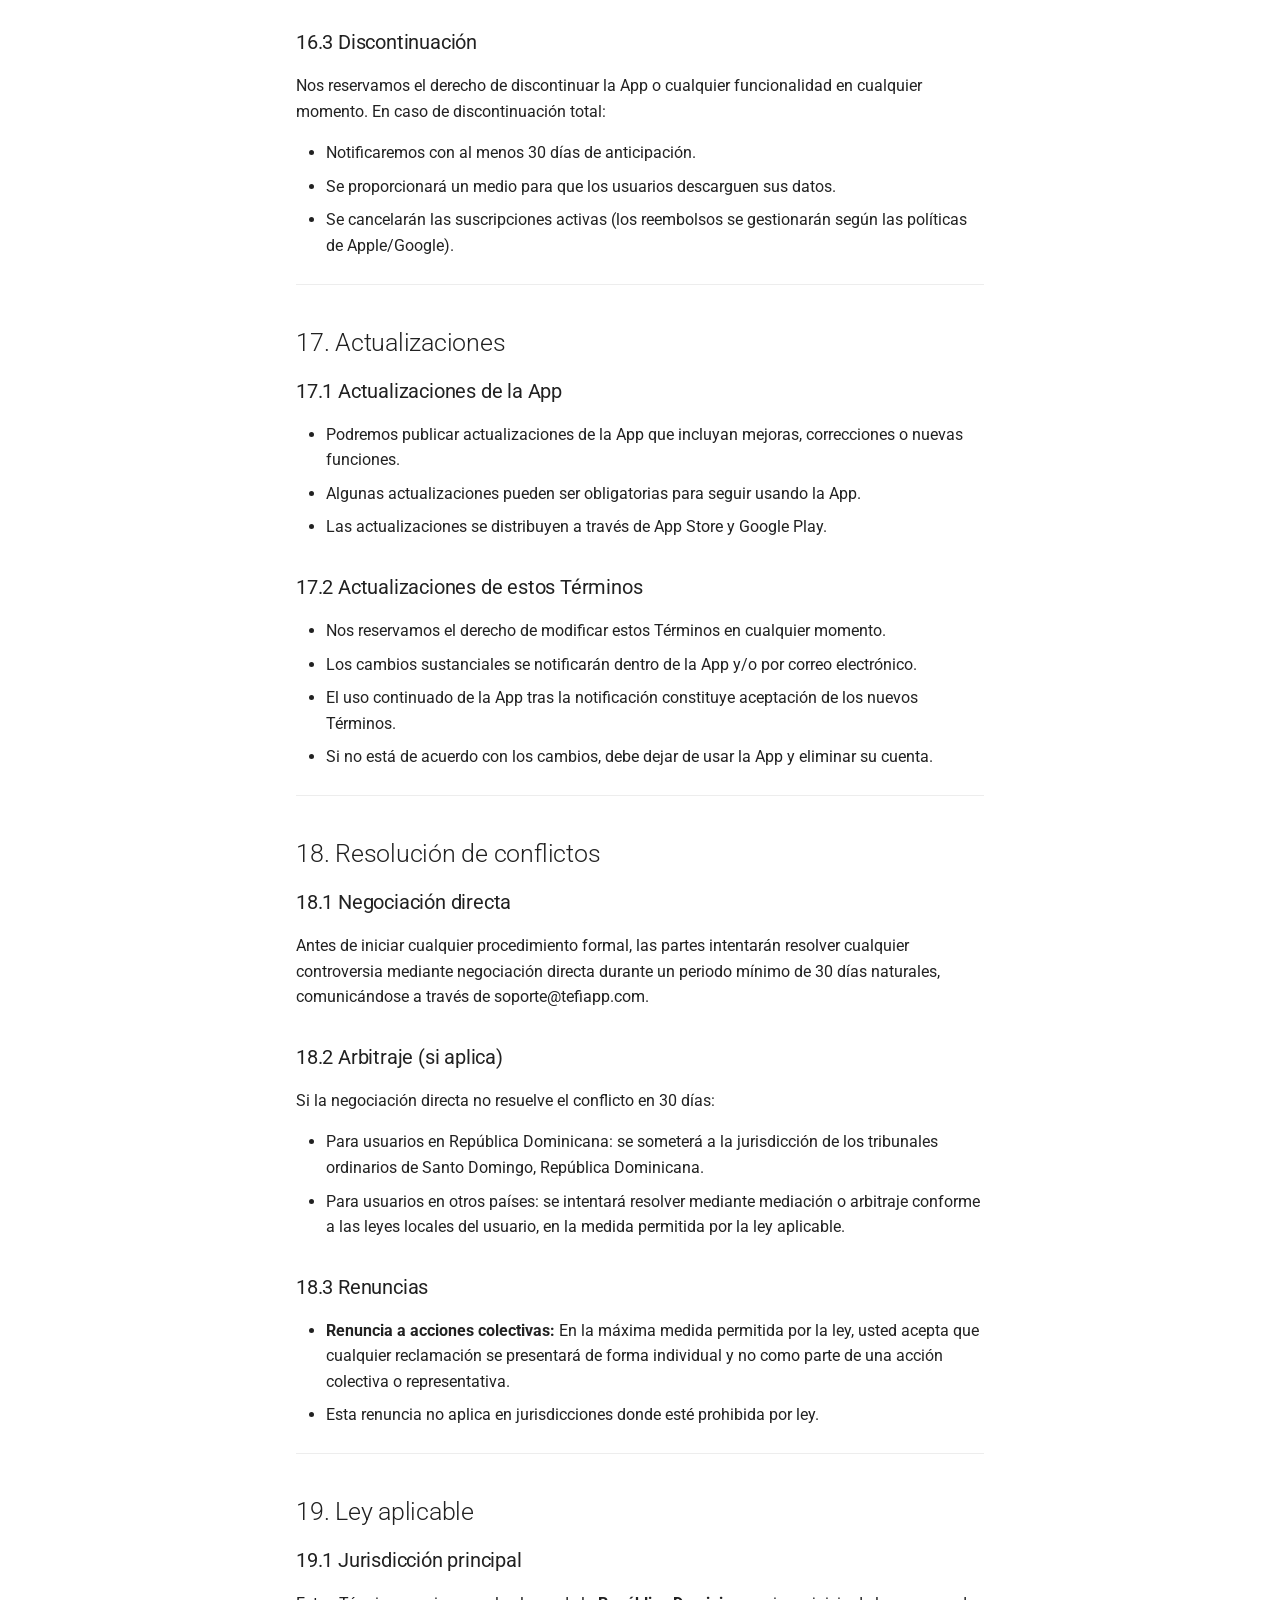
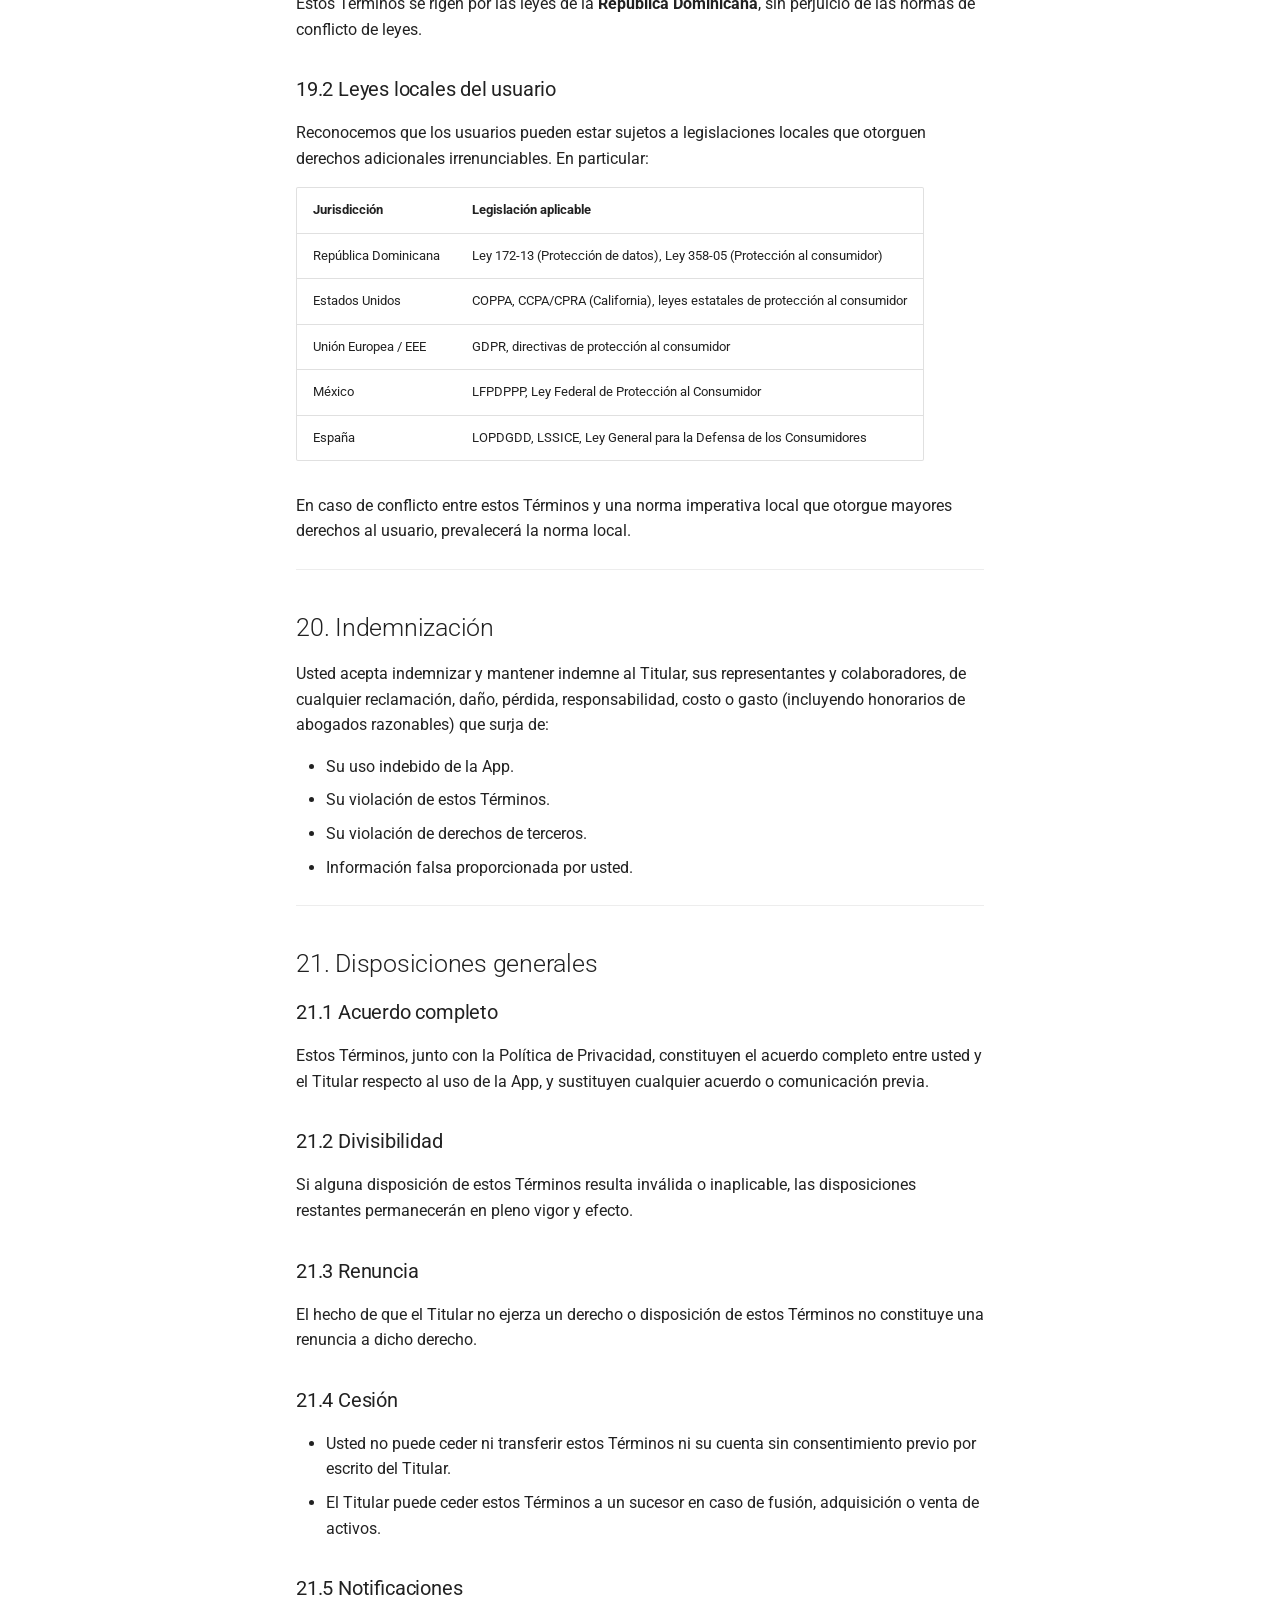
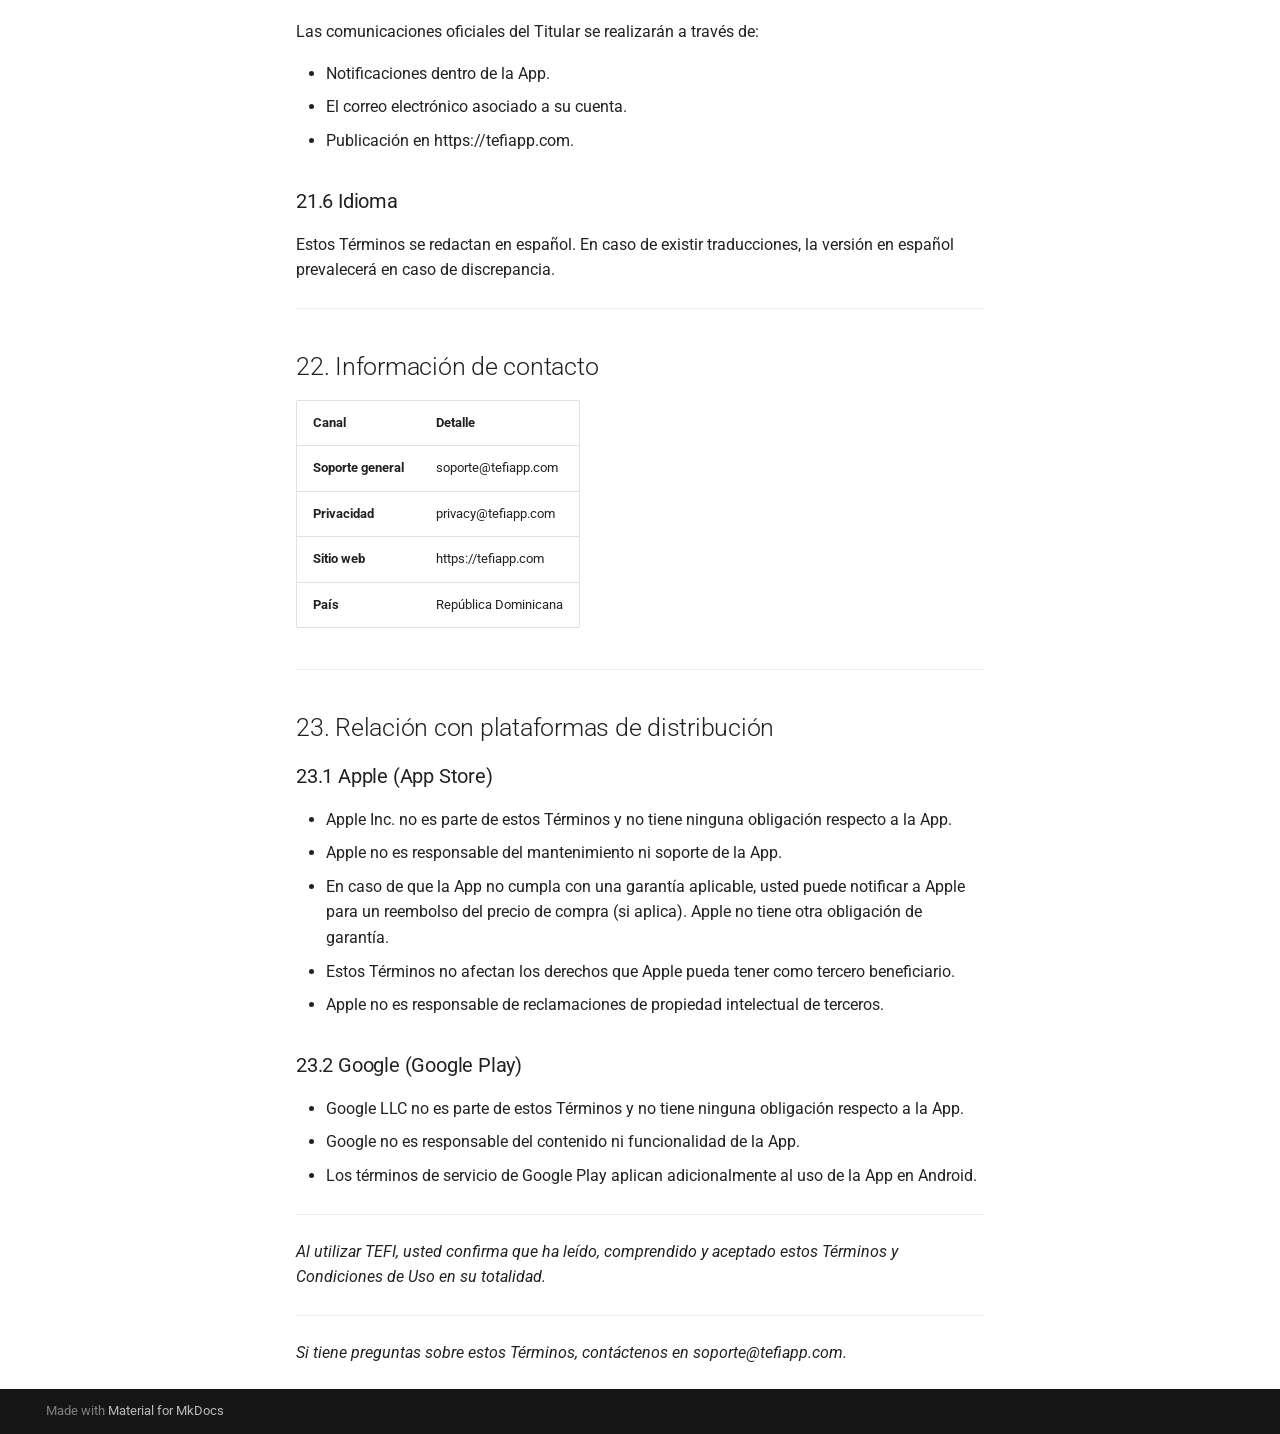
<file: configuracion/index.html>
<!doctype html>
<html lang="en" class="no-js">
  <head>
    
      <meta charset="utf-8">
      <meta name="viewport" content="width=device-width,initial-scale=1">
      
        <meta name="description" content="Página web completa desplegada desde Markdown en GitHub.">
      
      
        <meta name="author" content="Tu Nombre">
      
      
      
        <link rel="prev" href="..">
      
      
      
        
      
      
      <link rel="icon" href="../assets/images/favicon.png">
      <meta name="generator" content="mkdocs-1.6.1, mkdocs-material-9.7.7">
    
    
      
        <title>Terminos y Condiciones - Mi Sitio Web Profesional</title>
      
    
    
      <link rel="stylesheet" href="../assets/stylesheets/main.ec1eaa64.min.css">
      
        
        <link rel="stylesheet" href="../assets/stylesheets/palette.ab4e12ef.min.css">
      
      


    
    
      
    
    
      
        
        
        <link rel="preconnect" href="https://fonts.gstatic.com" crossorigin>
        <link rel="stylesheet" href="https://fonts.googleapis.com/css?family=Roboto:300,300i,400,400i,700,700i%7CRoboto+Mono:400,400i,700,700i&display=fallback">
        <style>:root{--md-text-font:"Roboto";--md-code-font:"Roboto Mono"}</style>
      
    
    
    <script>__md_scope=new URL("..",location),__md_hash=e=>[...e].reduce(((e,_)=>(e<<5)-e+_.charCodeAt(0)),0),__md_get=(e,_=localStorage,t=__md_scope)=>JSON.parse(_.getItem(t.pathname+"."+e)),__md_set=(e,_,t=localStorage,a=__md_scope)=>{try{t.setItem(a.pathname+"."+e,JSON.stringify(_))}catch(e){}}</script>
    
      

    
    
  </head>
  
  
    
    
    
    
    
    <body dir="ltr" data-md-color-scheme="default" data-md-color-primary="indigo" data-md-color-accent="indigo">
  
    
    <input class="md-toggle" data-md-toggle="drawer" type="checkbox" id="__drawer" autocomplete="off">
    <input class="md-toggle" data-md-toggle="search" type="checkbox" id="__search" autocomplete="off">
    <label class="md-overlay" for="__drawer"></label>
    <div data-md-component="skip">
      
        
        <a href="#terminos-y-condiciones-de-uso-tefi" class="md-skip">
          Skip to content
        </a>
      
    </div>
    <div data-md-component="announce">
      
    </div>
    
    
      

<header class="md-header" data-md-component="header">
  <nav class="md-header__inner md-grid" aria-label="Header">
    <a href=".." title="Mi Sitio Web Profesional" class="md-header__button md-logo" aria-label="Mi Sitio Web Profesional" data-md-component="logo">
      
  
  <svg xmlns="http://www.w3.org/2000/svg" viewBox="0 0 24 24"><path d="M12 8a3 3 0 0 0 3-3 3 3 0 0 0-3-3 3 3 0 0 0-3 3 3 3 0 0 0 3 3m0 3.54C9.64 9.35 6.5 8 3 8v11c3.5 0 6.64 1.35 9 3.54 2.36-2.19 5.5-3.54 9-3.54V8c-3.5 0-6.64 1.35-9 3.54"/></svg>

    </a>
    <label class="md-header__button md-icon" for="__drawer">
      
      <svg xmlns="http://www.w3.org/2000/svg" viewBox="0 0 24 24"><path d="M3 6h18v2H3zm0 5h18v2H3zm0 5h18v2H3z"/></svg>
    </label>
    <div class="md-header__title" data-md-component="header-title">
      <div class="md-header__ellipsis">
        <div class="md-header__topic">
          <span class="md-ellipsis">
            Mi Sitio Web Profesional
          </span>
        </div>
        <div class="md-header__topic" data-md-component="header-topic">
          <span class="md-ellipsis">
            
              Terminos y Condiciones
            
          </span>
        </div>
      </div>
    </div>
    
      
    
    
    
    
      
      
        <label class="md-header__button md-icon" for="__search">
          
          <svg xmlns="http://www.w3.org/2000/svg" viewBox="0 0 24 24"><path d="M9.5 3A6.5 6.5 0 0 1 16 9.5c0 1.61-.59 3.09-1.56 4.23l.27.27h.79l5 5-1.5 1.5-5-5v-.79l-.27-.27A6.52 6.52 0 0 1 9.5 16 6.5 6.5 0 0 1 3 9.5 6.5 6.5 0 0 1 9.5 3m0 2C7 5 5 7 5 9.5S7 14 9.5 14 14 12 14 9.5 12 5 9.5 5"/></svg>
        </label>
        <div class="md-search" data-md-component="search" role="dialog">
  <label class="md-search__overlay" for="__search"></label>
  <div class="md-search__inner" role="search">
    <form class="md-search__form" name="search">
      <input type="text" class="md-search__input" name="query" aria-label="Search" placeholder="Search" autocapitalize="off" autocorrect="off" autocomplete="off" spellcheck="false" data-md-component="search-query" required>
      <label class="md-search__icon md-icon" for="__search">
        
        <svg xmlns="http://www.w3.org/2000/svg" viewBox="0 0 24 24"><path d="M9.5 3A6.5 6.5 0 0 1 16 9.5c0 1.61-.59 3.09-1.56 4.23l.27.27h.79l5 5-1.5 1.5-5-5v-.79l-.27-.27A6.52 6.52 0 0 1 9.5 16 6.5 6.5 0 0 1 3 9.5 6.5 6.5 0 0 1 9.5 3m0 2C7 5 5 7 5 9.5S7 14 9.5 14 14 12 14 9.5 12 5 9.5 5"/></svg>
        
        <svg xmlns="http://www.w3.org/2000/svg" viewBox="0 0 24 24"><path d="M20 11v2H8l5.5 5.5-1.42 1.42L4.16 12l7.92-7.92L13.5 5.5 8 11z"/></svg>
      </label>
      <nav class="md-search__options" aria-label="Search">
        
          <a href="javascript:void(0)" class="md-search__icon md-icon" title="Share" aria-label="Share" data-clipboard data-clipboard-text="" data-md-component="search-share" tabindex="-1">
            
            <svg xmlns="http://www.w3.org/2000/svg" viewBox="0 0 24 24"><path d="M18 16.08c-.76 0-1.44.3-1.96.77L8.91 12.7c.05-.23.09-.46.09-.7s-.04-.47-.09-.7l7.05-4.11c.54.5 1.25.81 2.04.81a3 3 0 0 0 3-3 3 3 0 0 0-3-3 3 3 0 0 0-3 3c0 .24.04.47.09.7L8.04 9.81C7.5 9.31 6.79 9 6 9a3 3 0 0 0-3 3 3 3 0 0 0 3 3c.79 0 1.5-.31 2.04-.81l7.12 4.15c-.05.21-.08.43-.08.66 0 1.61 1.31 2.91 2.92 2.91s2.92-1.3 2.92-2.91A2.92 2.92 0 0 0 18 16.08"/></svg>
          </a>
        
        <button type="reset" class="md-search__icon md-icon" title="Clear" aria-label="Clear" tabindex="-1">
          
          <svg xmlns="http://www.w3.org/2000/svg" viewBox="0 0 24 24"><path d="M19 6.41 17.59 5 12 10.59 6.41 5 5 6.41 10.59 12 5 17.59 6.41 19 12 13.41 17.59 19 19 17.59 13.41 12z"/></svg>
        </button>
      </nav>
      
    </form>
    <div class="md-search__output">
      <div class="md-search__scrollwrap" tabindex="0" data-md-scrollfix>
        <div class="md-search-result" data-md-component="search-result">
          <div class="md-search-result__meta">
            Initializing search
          </div>
          <ol class="md-search-result__list" role="presentation"></ol>
        </div>
      </div>
    </div>
  </div>
</div>
      
    
    
  </nav>
  
</header>
    
    <div class="md-container" data-md-component="container">
      
      
        
          
            
<nav class="md-tabs" aria-label="Tabs" data-md-component="tabs">
  <div class="md-grid">
    <ul class="md-tabs__list">
      
        
  
  
  
  
    <li class="md-tabs__item">
      <a href=".." class="md-tabs__link">
        
  
  
    
  
  Politicas de Privacidad

      </a>
    </li>
  

      
        
  
  
  
    
  
  
    <li class="md-tabs__item md-tabs__item--active">
      <a href="./" class="md-tabs__link">
        
  
  
    
  
  Terminos y Condiciones

      </a>
    </li>
  

      
    </ul>
  </div>
</nav>
          
        
      
      <main class="md-main" data-md-component="main">
        <div class="md-main__inner md-grid">
          
            
              
              <div class="md-sidebar md-sidebar--primary" data-md-component="sidebar" data-md-type="navigation" >
                <div class="md-sidebar__scrollwrap">
                  <div class="md-sidebar__inner">
                    


  


<nav class="md-nav md-nav--primary md-nav--lifted" aria-label="Navigation" data-md-level="0">
  <label class="md-nav__title" for="__drawer">
    <a href=".." title="Mi Sitio Web Profesional" class="md-nav__button md-logo" aria-label="Mi Sitio Web Profesional" data-md-component="logo">
      
  
  <svg xmlns="http://www.w3.org/2000/svg" viewBox="0 0 24 24"><path d="M12 8a3 3 0 0 0 3-3 3 3 0 0 0-3-3 3 3 0 0 0-3 3 3 3 0 0 0 3 3m0 3.54C9.64 9.35 6.5 8 3 8v11c3.5 0 6.64 1.35 9 3.54 2.36-2.19 5.5-3.54 9-3.54V8c-3.5 0-6.64 1.35-9 3.54"/></svg>

    </a>
    Mi Sitio Web Profesional
  </label>
  
  <ul class="md-nav__list" data-md-scrollfix>
    
      
      
  
  
  
  
    <li class="md-nav__item">
      <a href=".." class="md-nav__link">
        
  
  
  <span class="md-ellipsis">
    
  
    Politicas de Privacidad
  

    
  </span>
  
  

      </a>
    </li>
  

    
      
      
  
  
    
  
  
  
    <li class="md-nav__item md-nav__item--active">
      
      <input class="md-nav__toggle md-toggle" type="checkbox" id="__toc">
      
      
        
      
      
        <label class="md-nav__link md-nav__link--active" for="__toc">
          
  
  
  <span class="md-ellipsis">
    
  
    Terminos y Condiciones
  

    
  </span>
  
  

          <span class="md-nav__icon md-icon"></span>
        </label>
      
      <a href="./" class="md-nav__link md-nav__link--active">
        
  
  
  <span class="md-ellipsis">
    
  
    Terminos y Condiciones
  

    
  </span>
  
  

      </a>
      
        

<nav class="md-nav md-nav--secondary" aria-label="Table of contents">
  
  
  
    
  
  
    <label class="md-nav__title" for="__toc">
      <span class="md-nav__icon md-icon"></span>
      Table of contents
    </label>
    <ul class="md-nav__list" data-md-component="toc" data-md-scrollfix>
      
        <li class="md-nav__item">
  <a href="#1-objeto-del-servicio" class="md-nav__link">
    <span class="md-ellipsis">
      
        1. Objeto del servicio
      
    </span>
  </a>
  
</li>
      
        <li class="md-nav__item">
  <a href="#2-aceptacion-de-los-terminos" class="md-nav__link">
    <span class="md-ellipsis">
      
        2. Aceptación de los Términos
      
    </span>
  </a>
  
</li>
      
        <li class="md-nav__item">
  <a href="#3-requisitos-de-edad" class="md-nav__link">
    <span class="md-ellipsis">
      
        3. Requisitos de edad
      
    </span>
  </a>
  
</li>
      
        <li class="md-nav__item">
  <a href="#4-creacion-de-cuenta" class="md-nav__link">
    <span class="md-ellipsis">
      
        4. Creación de cuenta
      
    </span>
  </a>
  
    <nav class="md-nav" aria-label="4. Creación de cuenta">
      <ul class="md-nav__list">
        
          <li class="md-nav__item">
  <a href="#41-registro" class="md-nav__link">
    <span class="md-ellipsis">
      
        4.1 Registro
      
    </span>
  </a>
  
</li>
        
          <li class="md-nav__item">
  <a href="#42-veracidad-de-la-informacion" class="md-nav__link">
    <span class="md-ellipsis">
      
        4.2 Veracidad de la información
      
    </span>
  </a>
  
</li>
        
          <li class="md-nav__item">
  <a href="#43-una-cuenta-por-usuario" class="md-nav__link">
    <span class="md-ellipsis">
      
        4.3 Una cuenta por usuario
      
    </span>
  </a>
  
</li>
        
      </ul>
    </nav>
  
</li>
      
        <li class="md-nav__item">
  <a href="#5-obligaciones-del-usuario" class="md-nav__link">
    <span class="md-ellipsis">
      
        5. Obligaciones del usuario
      
    </span>
  </a>
  
</li>
      
        <li class="md-nav__item">
  <a href="#6-conductas-prohibidas" class="md-nav__link">
    <span class="md-ellipsis">
      
        6. Conductas prohibidas
      
    </span>
  </a>
  
</li>
      
        <li class="md-nav__item">
  <a href="#7-planes-y-suscripciones" class="md-nav__link">
    <span class="md-ellipsis">
      
        7. Planes y suscripciones
      
    </span>
  </a>
  
    <nav class="md-nav" aria-label="7. Planes y suscripciones">
      <ul class="md-nav__list">
        
          <li class="md-nav__item">
  <a href="#71-plan-free" class="md-nav__link">
    <span class="md-ellipsis">
      
        7.1 Plan Free
      
    </span>
  </a>
  
</li>
        
          <li class="md-nav__item">
  <a href="#72-plan-pro-suscripcion-de-pago" class="md-nav__link">
    <span class="md-ellipsis">
      
        7.2 Plan Pro (suscripción de pago)
      
    </span>
  </a>
  
</li>
        
          <li class="md-nav__item">
  <a href="#73-precios-y-pagos" class="md-nav__link">
    <span class="md-ellipsis">
      
        7.3 Precios y pagos
      
    </span>
  </a>
  
</li>
        
          <li class="md-nav__item">
  <a href="#74-renovacion-automatica" class="md-nav__link">
    <span class="md-ellipsis">
      
        7.4 Renovación automática
      
    </span>
  </a>
  
</li>
        
          <li class="md-nav__item">
  <a href="#75-cancelacion" class="md-nav__link">
    <span class="md-ellipsis">
      
        7.5 Cancelación
      
    </span>
  </a>
  
</li>
        
          <li class="md-nav__item">
  <a href="#76-reembolsos" class="md-nav__link">
    <span class="md-ellipsis">
      
        7.6 Reembolsos
      
    </span>
  </a>
  
</li>
        
          <li class="md-nav__item">
  <a href="#77-cambios-de-precio" class="md-nav__link">
    <span class="md-ellipsis">
      
        7.7 Cambios de precio
      
    </span>
  </a>
  
</li>
        
      </ul>
    </nav>
  
</li>
      
        <li class="md-nav__item">
  <a href="#8-publicidad" class="md-nav__link">
    <span class="md-ellipsis">
      
        8. Publicidad
      
    </span>
  </a>
  
    <nav class="md-nav" aria-label="8. Publicidad">
      <ul class="md-nav__list">
        
          <li class="md-nav__item">
  <a href="#81-anuncios-en-la-app" class="md-nav__link">
    <span class="md-ellipsis">
      
        8.1 Anuncios en la App
      
    </span>
  </a>
  
</li>
        
          <li class="md-nav__item">
  <a href="#82-consentimiento-publicitario" class="md-nav__link">
    <span class="md-ellipsis">
      
        8.2 Consentimiento publicitario
      
    </span>
  </a>
  
</li>
        
      </ul>
    </nav>
  
</li>
      
        <li class="md-nav__item">
  <a href="#9-inteligencia-artificial" class="md-nav__link">
    <span class="md-ellipsis">
      
        9. Inteligencia artificial
      
    </span>
  </a>
  
    <nav class="md-nav" aria-label="9. Inteligencia artificial">
      <ul class="md-nav__list">
        
          <li class="md-nav__item">
  <a href="#91-servicio-de-ia" class="md-nav__link">
    <span class="md-ellipsis">
      
        9.1 Servicio de IA
      
    </span>
  </a>
  
</li>
        
          <li class="md-nav__item">
  <a href="#92-limitaciones-de-la-ia" class="md-nav__link">
    <span class="md-ellipsis">
      
        9.2 Limitaciones de la IA
      
    </span>
  </a>
  
</li>
        
          <li class="md-nav__item">
  <a href="#93-proveedores-de-ia" class="md-nav__link">
    <span class="md-ellipsis">
      
        9.3 Proveedores de IA
      
    </span>
  </a>
  
</li>
        
      </ul>
    </nav>
  
</li>
      
        <li class="md-nav__item">
  <a href="#10-contenido-generado-por-usuarios" class="md-nav__link">
    <span class="md-ellipsis">
      
        10. Contenido generado por usuarios
      
    </span>
  </a>
  
    <nav class="md-nav" aria-label="10. Contenido generado por usuarios">
      <ul class="md-nav__list">
        
          <li class="md-nav__item">
  <a href="#101-naturaleza-del-contenido" class="md-nav__link">
    <span class="md-ellipsis">
      
        10.1 Naturaleza del contenido
      
    </span>
  </a>
  
</li>
        
          <li class="md-nav__item">
  <a href="#102-propiedad-del-contenido" class="md-nav__link">
    <span class="md-ellipsis">
      
        10.2 Propiedad del contenido
      
    </span>
  </a>
  
</li>
        
      </ul>
    </nav>
  
</li>
      
        <li class="md-nav__item">
  <a href="#11-propiedad-intelectual" class="md-nav__link">
    <span class="md-ellipsis">
      
        11. Propiedad intelectual
      
    </span>
  </a>
  
    <nav class="md-nav" aria-label="11. Propiedad intelectual">
      <ul class="md-nav__list">
        
          <li class="md-nav__item">
  <a href="#111-propiedad-de-tefi" class="md-nav__link">
    <span class="md-ellipsis">
      
        11.1 Propiedad de TEFI
      
    </span>
  </a>
  
</li>
        
          <li class="md-nav__item">
  <a href="#112-restricciones" class="md-nav__link">
    <span class="md-ellipsis">
      
        11.2 Restricciones
      
    </span>
  </a>
  
</li>
        
      </ul>
    </nav>
  
</li>
      
        <li class="md-nav__item">
  <a href="#12-licencia-de-uso" class="md-nav__link">
    <span class="md-ellipsis">
      
        12. Licencia de uso
      
    </span>
  </a>
  
    <nav class="md-nav" aria-label="12. Licencia de uso">
      <ul class="md-nav__list">
        
          <li class="md-nav__item">
  <a href="#121-otorgamiento" class="md-nav__link">
    <span class="md-ellipsis">
      
        12.1 Otorgamiento
      
    </span>
  </a>
  
</li>
        
          <li class="md-nav__item">
  <a href="#122-restricciones-de-la-licencia" class="md-nav__link">
    <span class="md-ellipsis">
      
        12.2 Restricciones de la licencia
      
    </span>
  </a>
  
</li>
        
          <li class="md-nav__item">
  <a href="#123-revocacion" class="md-nav__link">
    <span class="md-ellipsis">
      
        12.3 Revocación
      
    </span>
  </a>
  
</li>
        
      </ul>
    </nav>
  
</li>
      
        <li class="md-nav__item">
  <a href="#13-suspension-y-terminacion-de-cuentas" class="md-nav__link">
    <span class="md-ellipsis">
      
        13. Suspensión y terminación de cuentas
      
    </span>
  </a>
  
    <nav class="md-nav" aria-label="13. Suspensión y terminación de cuentas">
      <ul class="md-nav__list">
        
          <li class="md-nav__item">
  <a href="#131-suspension-por-parte-del-titular" class="md-nav__link">
    <span class="md-ellipsis">
      
        13.1 Suspensión por parte del Titular
      
    </span>
  </a>
  
</li>
        
          <li class="md-nav__item">
  <a href="#132-efectos-de-la-suspension" class="md-nav__link">
    <span class="md-ellipsis">
      
        13.2 Efectos de la suspensión
      
    </span>
  </a>
  
</li>
        
          <li class="md-nav__item">
  <a href="#133-efectos-de-la-terminacion" class="md-nav__link">
    <span class="md-ellipsis">
      
        13.3 Efectos de la terminación
      
    </span>
  </a>
  
</li>
        
      </ul>
    </nav>
  
</li>
      
        <li class="md-nav__item">
  <a href="#14-eliminacion-de-cuenta-por-el-usuario" class="md-nav__link">
    <span class="md-ellipsis">
      
        14. Eliminación de cuenta por el usuario
      
    </span>
  </a>
  
    <nav class="md-nav" aria-label="14. Eliminación de cuenta por el usuario">
      <ul class="md-nav__list">
        
          <li class="md-nav__item">
  <a href="#141-proceso" class="md-nav__link">
    <span class="md-ellipsis">
      
        14.1 Proceso
      
    </span>
  </a>
  
</li>
        
          <li class="md-nav__item">
  <a href="#142-efectos-de-la-eliminacion" class="md-nav__link">
    <span class="md-ellipsis">
      
        14.2 Efectos de la eliminación
      
    </span>
  </a>
  
</li>
        
          <li class="md-nav__item">
  <a href="#143-suscripcion-activa" class="md-nav__link">
    <span class="md-ellipsis">
      
        14.3 Suscripción activa
      
    </span>
  </a>
  
</li>
        
      </ul>
    </nav>
  
</li>
      
        <li class="md-nav__item">
  <a href="#15-limitacion-de-responsabilidad" class="md-nav__link">
    <span class="md-ellipsis">
      
        15. Limitación de responsabilidad
      
    </span>
  </a>
  
    <nav class="md-nav" aria-label="15. Limitación de responsabilidad">
      <ul class="md-nav__list">
        
          <li class="md-nav__item">
  <a href="#151-exclusion-de-garantias" class="md-nav__link">
    <span class="md-ellipsis">
      
        15.1 Exclusión de garantías
      
    </span>
  </a>
  
</li>
        
          <li class="md-nav__item">
  <a href="#152-limitaciones-especificas" class="md-nav__link">
    <span class="md-ellipsis">
      
        15.2 Limitaciones específicas
      
    </span>
  </a>
  
</li>
        
          <li class="md-nav__item">
  <a href="#153-limite-de-responsabilidad" class="md-nav__link">
    <span class="md-ellipsis">
      
        15.3 Límite de responsabilidad
      
    </span>
  </a>
  
</li>
        
          <li class="md-nav__item">
  <a href="#154-excepciones" class="md-nav__link">
    <span class="md-ellipsis">
      
        15.4 Excepciones
      
    </span>
  </a>
  
</li>
        
      </ul>
    </nav>
  
</li>
      
        <li class="md-nav__item">
  <a href="#16-disponibilidad-del-servicio" class="md-nav__link">
    <span class="md-ellipsis">
      
        16. Disponibilidad del servicio
      
    </span>
  </a>
  
    <nav class="md-nav" aria-label="16. Disponibilidad del servicio">
      <ul class="md-nav__list">
        
          <li class="md-nav__item">
  <a href="#161-disponibilidad" class="md-nav__link">
    <span class="md-ellipsis">
      
        16.1 Disponibilidad
      
    </span>
  </a>
  
</li>
        
          <li class="md-nav__item">
  <a href="#162-interrupciones" class="md-nav__link">
    <span class="md-ellipsis">
      
        16.2 Interrupciones
      
    </span>
  </a>
  
</li>
        
          <li class="md-nav__item">
  <a href="#163-discontinuacion" class="md-nav__link">
    <span class="md-ellipsis">
      
        16.3 Discontinuación
      
    </span>
  </a>
  
</li>
        
      </ul>
    </nav>
  
</li>
      
        <li class="md-nav__item">
  <a href="#17-actualizaciones" class="md-nav__link">
    <span class="md-ellipsis">
      
        17. Actualizaciones
      
    </span>
  </a>
  
    <nav class="md-nav" aria-label="17. Actualizaciones">
      <ul class="md-nav__list">
        
          <li class="md-nav__item">
  <a href="#171-actualizaciones-de-la-app" class="md-nav__link">
    <span class="md-ellipsis">
      
        17.1 Actualizaciones de la App
      
    </span>
  </a>
  
</li>
        
          <li class="md-nav__item">
  <a href="#172-actualizaciones-de-estos-terminos" class="md-nav__link">
    <span class="md-ellipsis">
      
        17.2 Actualizaciones de estos Términos
      
    </span>
  </a>
  
</li>
        
      </ul>
    </nav>
  
</li>
      
        <li class="md-nav__item">
  <a href="#18-resolucion-de-conflictos" class="md-nav__link">
    <span class="md-ellipsis">
      
        18. Resolución de conflictos
      
    </span>
  </a>
  
    <nav class="md-nav" aria-label="18. Resolución de conflictos">
      <ul class="md-nav__list">
        
          <li class="md-nav__item">
  <a href="#181-negociacion-directa" class="md-nav__link">
    <span class="md-ellipsis">
      
        18.1 Negociación directa
      
    </span>
  </a>
  
</li>
        
          <li class="md-nav__item">
  <a href="#182-arbitraje-si-aplica" class="md-nav__link">
    <span class="md-ellipsis">
      
        18.2 Arbitraje (si aplica)
      
    </span>
  </a>
  
</li>
        
          <li class="md-nav__item">
  <a href="#183-renuncias" class="md-nav__link">
    <span class="md-ellipsis">
      
        18.3 Renuncias
      
    </span>
  </a>
  
</li>
        
      </ul>
    </nav>
  
</li>
      
        <li class="md-nav__item">
  <a href="#19-ley-aplicable" class="md-nav__link">
    <span class="md-ellipsis">
      
        19. Ley aplicable
      
    </span>
  </a>
  
    <nav class="md-nav" aria-label="19. Ley aplicable">
      <ul class="md-nav__list">
        
          <li class="md-nav__item">
  <a href="#191-jurisdiccion-principal" class="md-nav__link">
    <span class="md-ellipsis">
      
        19.1 Jurisdicción principal
      
    </span>
  </a>
  
</li>
        
          <li class="md-nav__item">
  <a href="#192-leyes-locales-del-usuario" class="md-nav__link">
    <span class="md-ellipsis">
      
        19.2 Leyes locales del usuario
      
    </span>
  </a>
  
</li>
        
      </ul>
    </nav>
  
</li>
      
        <li class="md-nav__item">
  <a href="#20-indemnizacion" class="md-nav__link">
    <span class="md-ellipsis">
      
        20. Indemnización
      
    </span>
  </a>
  
</li>
      
        <li class="md-nav__item">
  <a href="#21-disposiciones-generales" class="md-nav__link">
    <span class="md-ellipsis">
      
        21. Disposiciones generales
      
    </span>
  </a>
  
    <nav class="md-nav" aria-label="21. Disposiciones generales">
      <ul class="md-nav__list">
        
          <li class="md-nav__item">
  <a href="#211-acuerdo-completo" class="md-nav__link">
    <span class="md-ellipsis">
      
        21.1 Acuerdo completo
      
    </span>
  </a>
  
</li>
        
          <li class="md-nav__item">
  <a href="#212-divisibilidad" class="md-nav__link">
    <span class="md-ellipsis">
      
        21.2 Divisibilidad
      
    </span>
  </a>
  
</li>
        
          <li class="md-nav__item">
  <a href="#213-renuncia" class="md-nav__link">
    <span class="md-ellipsis">
      
        21.3 Renuncia
      
    </span>
  </a>
  
</li>
        
          <li class="md-nav__item">
  <a href="#214-cesion" class="md-nav__link">
    <span class="md-ellipsis">
      
        21.4 Cesión
      
    </span>
  </a>
  
</li>
        
          <li class="md-nav__item">
  <a href="#215-notificaciones" class="md-nav__link">
    <span class="md-ellipsis">
      
        21.5 Notificaciones
      
    </span>
  </a>
  
</li>
        
          <li class="md-nav__item">
  <a href="#216-idioma" class="md-nav__link">
    <span class="md-ellipsis">
      
        21.6 Idioma
      
    </span>
  </a>
  
</li>
        
      </ul>
    </nav>
  
</li>
      
        <li class="md-nav__item">
  <a href="#22-informacion-de-contacto" class="md-nav__link">
    <span class="md-ellipsis">
      
        22. Información de contacto
      
    </span>
  </a>
  
</li>
      
        <li class="md-nav__item">
  <a href="#23-relacion-con-plataformas-de-distribucion" class="md-nav__link">
    <span class="md-ellipsis">
      
        23. Relación con plataformas de distribución
      
    </span>
  </a>
  
    <nav class="md-nav" aria-label="23. Relación con plataformas de distribución">
      <ul class="md-nav__list">
        
          <li class="md-nav__item">
  <a href="#231-apple-app-store" class="md-nav__link">
    <span class="md-ellipsis">
      
        23.1 Apple (App Store)
      
    </span>
  </a>
  
</li>
        
          <li class="md-nav__item">
  <a href="#232-google-google-play" class="md-nav__link">
    <span class="md-ellipsis">
      
        23.2 Google (Google Play)
      
    </span>
  </a>
  
</li>
        
      </ul>
    </nav>
  
</li>
      
    </ul>
  
</nav>
      
    </li>
  

    
  </ul>
</nav>
                  </div>
                </div>
              </div>
            
            
              
              <div class="md-sidebar md-sidebar--secondary" data-md-component="sidebar" data-md-type="toc" >
                <div class="md-sidebar__scrollwrap">
                  <div class="md-sidebar__inner">
                    

<nav class="md-nav md-nav--secondary" aria-label="Table of contents">
  
  
  
    
  
  
    <label class="md-nav__title" for="__toc">
      <span class="md-nav__icon md-icon"></span>
      Table of contents
    </label>
    <ul class="md-nav__list" data-md-component="toc" data-md-scrollfix>
      
        <li class="md-nav__item">
  <a href="#1-objeto-del-servicio" class="md-nav__link">
    <span class="md-ellipsis">
      
        1. Objeto del servicio
      
    </span>
  </a>
  
</li>
      
        <li class="md-nav__item">
  <a href="#2-aceptacion-de-los-terminos" class="md-nav__link">
    <span class="md-ellipsis">
      
        2. Aceptación de los Términos
      
    </span>
  </a>
  
</li>
      
        <li class="md-nav__item">
  <a href="#3-requisitos-de-edad" class="md-nav__link">
    <span class="md-ellipsis">
      
        3. Requisitos de edad
      
    </span>
  </a>
  
</li>
      
        <li class="md-nav__item">
  <a href="#4-creacion-de-cuenta" class="md-nav__link">
    <span class="md-ellipsis">
      
        4. Creación de cuenta
      
    </span>
  </a>
  
    <nav class="md-nav" aria-label="4. Creación de cuenta">
      <ul class="md-nav__list">
        
          <li class="md-nav__item">
  <a href="#41-registro" class="md-nav__link">
    <span class="md-ellipsis">
      
        4.1 Registro
      
    </span>
  </a>
  
</li>
        
          <li class="md-nav__item">
  <a href="#42-veracidad-de-la-informacion" class="md-nav__link">
    <span class="md-ellipsis">
      
        4.2 Veracidad de la información
      
    </span>
  </a>
  
</li>
        
          <li class="md-nav__item">
  <a href="#43-una-cuenta-por-usuario" class="md-nav__link">
    <span class="md-ellipsis">
      
        4.3 Una cuenta por usuario
      
    </span>
  </a>
  
</li>
        
      </ul>
    </nav>
  
</li>
      
        <li class="md-nav__item">
  <a href="#5-obligaciones-del-usuario" class="md-nav__link">
    <span class="md-ellipsis">
      
        5. Obligaciones del usuario
      
    </span>
  </a>
  
</li>
      
        <li class="md-nav__item">
  <a href="#6-conductas-prohibidas" class="md-nav__link">
    <span class="md-ellipsis">
      
        6. Conductas prohibidas
      
    </span>
  </a>
  
</li>
      
        <li class="md-nav__item">
  <a href="#7-planes-y-suscripciones" class="md-nav__link">
    <span class="md-ellipsis">
      
        7. Planes y suscripciones
      
    </span>
  </a>
  
    <nav class="md-nav" aria-label="7. Planes y suscripciones">
      <ul class="md-nav__list">
        
          <li class="md-nav__item">
  <a href="#71-plan-free" class="md-nav__link">
    <span class="md-ellipsis">
      
        7.1 Plan Free
      
    </span>
  </a>
  
</li>
        
          <li class="md-nav__item">
  <a href="#72-plan-pro-suscripcion-de-pago" class="md-nav__link">
    <span class="md-ellipsis">
      
        7.2 Plan Pro (suscripción de pago)
      
    </span>
  </a>
  
</li>
        
          <li class="md-nav__item">
  <a href="#73-precios-y-pagos" class="md-nav__link">
    <span class="md-ellipsis">
      
        7.3 Precios y pagos
      
    </span>
  </a>
  
</li>
        
          <li class="md-nav__item">
  <a href="#74-renovacion-automatica" class="md-nav__link">
    <span class="md-ellipsis">
      
        7.4 Renovación automática
      
    </span>
  </a>
  
</li>
        
          <li class="md-nav__item">
  <a href="#75-cancelacion" class="md-nav__link">
    <span class="md-ellipsis">
      
        7.5 Cancelación
      
    </span>
  </a>
  
</li>
        
          <li class="md-nav__item">
  <a href="#76-reembolsos" class="md-nav__link">
    <span class="md-ellipsis">
      
        7.6 Reembolsos
      
    </span>
  </a>
  
</li>
        
          <li class="md-nav__item">
  <a href="#77-cambios-de-precio" class="md-nav__link">
    <span class="md-ellipsis">
      
        7.7 Cambios de precio
      
    </span>
  </a>
  
</li>
        
      </ul>
    </nav>
  
</li>
      
        <li class="md-nav__item">
  <a href="#8-publicidad" class="md-nav__link">
    <span class="md-ellipsis">
      
        8. Publicidad
      
    </span>
  </a>
  
    <nav class="md-nav" aria-label="8. Publicidad">
      <ul class="md-nav__list">
        
          <li class="md-nav__item">
  <a href="#81-anuncios-en-la-app" class="md-nav__link">
    <span class="md-ellipsis">
      
        8.1 Anuncios en la App
      
    </span>
  </a>
  
</li>
        
          <li class="md-nav__item">
  <a href="#82-consentimiento-publicitario" class="md-nav__link">
    <span class="md-ellipsis">
      
        8.2 Consentimiento publicitario
      
    </span>
  </a>
  
</li>
        
      </ul>
    </nav>
  
</li>
      
        <li class="md-nav__item">
  <a href="#9-inteligencia-artificial" class="md-nav__link">
    <span class="md-ellipsis">
      
        9. Inteligencia artificial
      
    </span>
  </a>
  
    <nav class="md-nav" aria-label="9. Inteligencia artificial">
      <ul class="md-nav__list">
        
          <li class="md-nav__item">
  <a href="#91-servicio-de-ia" class="md-nav__link">
    <span class="md-ellipsis">
      
        9.1 Servicio de IA
      
    </span>
  </a>
  
</li>
        
          <li class="md-nav__item">
  <a href="#92-limitaciones-de-la-ia" class="md-nav__link">
    <span class="md-ellipsis">
      
        9.2 Limitaciones de la IA
      
    </span>
  </a>
  
</li>
        
          <li class="md-nav__item">
  <a href="#93-proveedores-de-ia" class="md-nav__link">
    <span class="md-ellipsis">
      
        9.3 Proveedores de IA
      
    </span>
  </a>
  
</li>
        
      </ul>
    </nav>
  
</li>
      
        <li class="md-nav__item">
  <a href="#10-contenido-generado-por-usuarios" class="md-nav__link">
    <span class="md-ellipsis">
      
        10. Contenido generado por usuarios
      
    </span>
  </a>
  
    <nav class="md-nav" aria-label="10. Contenido generado por usuarios">
      <ul class="md-nav__list">
        
          <li class="md-nav__item">
  <a href="#101-naturaleza-del-contenido" class="md-nav__link">
    <span class="md-ellipsis">
      
        10.1 Naturaleza del contenido
      
    </span>
  </a>
  
</li>
        
          <li class="md-nav__item">
  <a href="#102-propiedad-del-contenido" class="md-nav__link">
    <span class="md-ellipsis">
      
        10.2 Propiedad del contenido
      
    </span>
  </a>
  
</li>
        
      </ul>
    </nav>
  
</li>
      
        <li class="md-nav__item">
  <a href="#11-propiedad-intelectual" class="md-nav__link">
    <span class="md-ellipsis">
      
        11. Propiedad intelectual
      
    </span>
  </a>
  
    <nav class="md-nav" aria-label="11. Propiedad intelectual">
      <ul class="md-nav__list">
        
          <li class="md-nav__item">
  <a href="#111-propiedad-de-tefi" class="md-nav__link">
    <span class="md-ellipsis">
      
        11.1 Propiedad de TEFI
      
    </span>
  </a>
  
</li>
        
          <li class="md-nav__item">
  <a href="#112-restricciones" class="md-nav__link">
    <span class="md-ellipsis">
      
        11.2 Restricciones
      
    </span>
  </a>
  
</li>
        
      </ul>
    </nav>
  
</li>
      
        <li class="md-nav__item">
  <a href="#12-licencia-de-uso" class="md-nav__link">
    <span class="md-ellipsis">
      
        12. Licencia de uso
      
    </span>
  </a>
  
    <nav class="md-nav" aria-label="12. Licencia de uso">
      <ul class="md-nav__list">
        
          <li class="md-nav__item">
  <a href="#121-otorgamiento" class="md-nav__link">
    <span class="md-ellipsis">
      
        12.1 Otorgamiento
      
    </span>
  </a>
  
</li>
        
          <li class="md-nav__item">
  <a href="#122-restricciones-de-la-licencia" class="md-nav__link">
    <span class="md-ellipsis">
      
        12.2 Restricciones de la licencia
      
    </span>
  </a>
  
</li>
        
          <li class="md-nav__item">
  <a href="#123-revocacion" class="md-nav__link">
    <span class="md-ellipsis">
      
        12.3 Revocación
      
    </span>
  </a>
  
</li>
        
      </ul>
    </nav>
  
</li>
      
        <li class="md-nav__item">
  <a href="#13-suspension-y-terminacion-de-cuentas" class="md-nav__link">
    <span class="md-ellipsis">
      
        13. Suspensión y terminación de cuentas
      
    </span>
  </a>
  
    <nav class="md-nav" aria-label="13. Suspensión y terminación de cuentas">
      <ul class="md-nav__list">
        
          <li class="md-nav__item">
  <a href="#131-suspension-por-parte-del-titular" class="md-nav__link">
    <span class="md-ellipsis">
      
        13.1 Suspensión por parte del Titular
      
    </span>
  </a>
  
</li>
        
          <li class="md-nav__item">
  <a href="#132-efectos-de-la-suspension" class="md-nav__link">
    <span class="md-ellipsis">
      
        13.2 Efectos de la suspensión
      
    </span>
  </a>
  
</li>
        
          <li class="md-nav__item">
  <a href="#133-efectos-de-la-terminacion" class="md-nav__link">
    <span class="md-ellipsis">
      
        13.3 Efectos de la terminación
      
    </span>
  </a>
  
</li>
        
      </ul>
    </nav>
  
</li>
      
        <li class="md-nav__item">
  <a href="#14-eliminacion-de-cuenta-por-el-usuario" class="md-nav__link">
    <span class="md-ellipsis">
      
        14. Eliminación de cuenta por el usuario
      
    </span>
  </a>
  
    <nav class="md-nav" aria-label="14. Eliminación de cuenta por el usuario">
      <ul class="md-nav__list">
        
          <li class="md-nav__item">
  <a href="#141-proceso" class="md-nav__link">
    <span class="md-ellipsis">
      
        14.1 Proceso
      
    </span>
  </a>
  
</li>
        
          <li class="md-nav__item">
  <a href="#142-efectos-de-la-eliminacion" class="md-nav__link">
    <span class="md-ellipsis">
      
        14.2 Efectos de la eliminación
      
    </span>
  </a>
  
</li>
        
          <li class="md-nav__item">
  <a href="#143-suscripcion-activa" class="md-nav__link">
    <span class="md-ellipsis">
      
        14.3 Suscripción activa
      
    </span>
  </a>
  
</li>
        
      </ul>
    </nav>
  
</li>
      
        <li class="md-nav__item">
  <a href="#15-limitacion-de-responsabilidad" class="md-nav__link">
    <span class="md-ellipsis">
      
        15. Limitación de responsabilidad
      
    </span>
  </a>
  
    <nav class="md-nav" aria-label="15. Limitación de responsabilidad">
      <ul class="md-nav__list">
        
          <li class="md-nav__item">
  <a href="#151-exclusion-de-garantias" class="md-nav__link">
    <span class="md-ellipsis">
      
        15.1 Exclusión de garantías
      
    </span>
  </a>
  
</li>
        
          <li class="md-nav__item">
  <a href="#152-limitaciones-especificas" class="md-nav__link">
    <span class="md-ellipsis">
      
        15.2 Limitaciones específicas
      
    </span>
  </a>
  
</li>
        
          <li class="md-nav__item">
  <a href="#153-limite-de-responsabilidad" class="md-nav__link">
    <span class="md-ellipsis">
      
        15.3 Límite de responsabilidad
      
    </span>
  </a>
  
</li>
        
          <li class="md-nav__item">
  <a href="#154-excepciones" class="md-nav__link">
    <span class="md-ellipsis">
      
        15.4 Excepciones
      
    </span>
  </a>
  
</li>
        
      </ul>
    </nav>
  
</li>
      
        <li class="md-nav__item">
  <a href="#16-disponibilidad-del-servicio" class="md-nav__link">
    <span class="md-ellipsis">
      
        16. Disponibilidad del servicio
      
    </span>
  </a>
  
    <nav class="md-nav" aria-label="16. Disponibilidad del servicio">
      <ul class="md-nav__list">
        
          <li class="md-nav__item">
  <a href="#161-disponibilidad" class="md-nav__link">
    <span class="md-ellipsis">
      
        16.1 Disponibilidad
      
    </span>
  </a>
  
</li>
        
          <li class="md-nav__item">
  <a href="#162-interrupciones" class="md-nav__link">
    <span class="md-ellipsis">
      
        16.2 Interrupciones
      
    </span>
  </a>
  
</li>
        
          <li class="md-nav__item">
  <a href="#163-discontinuacion" class="md-nav__link">
    <span class="md-ellipsis">
      
        16.3 Discontinuación
      
    </span>
  </a>
  
</li>
        
      </ul>
    </nav>
  
</li>
      
        <li class="md-nav__item">
  <a href="#17-actualizaciones" class="md-nav__link">
    <span class="md-ellipsis">
      
        17. Actualizaciones
      
    </span>
  </a>
  
    <nav class="md-nav" aria-label="17. Actualizaciones">
      <ul class="md-nav__list">
        
          <li class="md-nav__item">
  <a href="#171-actualizaciones-de-la-app" class="md-nav__link">
    <span class="md-ellipsis">
      
        17.1 Actualizaciones de la App
      
    </span>
  </a>
  
</li>
        
          <li class="md-nav__item">
  <a href="#172-actualizaciones-de-estos-terminos" class="md-nav__link">
    <span class="md-ellipsis">
      
        17.2 Actualizaciones de estos Términos
      
    </span>
  </a>
  
</li>
        
      </ul>
    </nav>
  
</li>
      
        <li class="md-nav__item">
  <a href="#18-resolucion-de-conflictos" class="md-nav__link">
    <span class="md-ellipsis">
      
        18. Resolución de conflictos
      
    </span>
  </a>
  
    <nav class="md-nav" aria-label="18. Resolución de conflictos">
      <ul class="md-nav__list">
        
          <li class="md-nav__item">
  <a href="#181-negociacion-directa" class="md-nav__link">
    <span class="md-ellipsis">
      
        18.1 Negociación directa
      
    </span>
  </a>
  
</li>
        
          <li class="md-nav__item">
  <a href="#182-arbitraje-si-aplica" class="md-nav__link">
    <span class="md-ellipsis">
      
        18.2 Arbitraje (si aplica)
      
    </span>
  </a>
  
</li>
        
          <li class="md-nav__item">
  <a href="#183-renuncias" class="md-nav__link">
    <span class="md-ellipsis">
      
        18.3 Renuncias
      
    </span>
  </a>
  
</li>
        
      </ul>
    </nav>
  
</li>
      
        <li class="md-nav__item">
  <a href="#19-ley-aplicable" class="md-nav__link">
    <span class="md-ellipsis">
      
        19. Ley aplicable
      
    </span>
  </a>
  
    <nav class="md-nav" aria-label="19. Ley aplicable">
      <ul class="md-nav__list">
        
          <li class="md-nav__item">
  <a href="#191-jurisdiccion-principal" class="md-nav__link">
    <span class="md-ellipsis">
      
        19.1 Jurisdicción principal
      
    </span>
  </a>
  
</li>
        
          <li class="md-nav__item">
  <a href="#192-leyes-locales-del-usuario" class="md-nav__link">
    <span class="md-ellipsis">
      
        19.2 Leyes locales del usuario
      
    </span>
  </a>
  
</li>
        
      </ul>
    </nav>
  
</li>
      
        <li class="md-nav__item">
  <a href="#20-indemnizacion" class="md-nav__link">
    <span class="md-ellipsis">
      
        20. Indemnización
      
    </span>
  </a>
  
</li>
      
        <li class="md-nav__item">
  <a href="#21-disposiciones-generales" class="md-nav__link">
    <span class="md-ellipsis">
      
        21. Disposiciones generales
      
    </span>
  </a>
  
    <nav class="md-nav" aria-label="21. Disposiciones generales">
      <ul class="md-nav__list">
        
          <li class="md-nav__item">
  <a href="#211-acuerdo-completo" class="md-nav__link">
    <span class="md-ellipsis">
      
        21.1 Acuerdo completo
      
    </span>
  </a>
  
</li>
        
          <li class="md-nav__item">
  <a href="#212-divisibilidad" class="md-nav__link">
    <span class="md-ellipsis">
      
        21.2 Divisibilidad
      
    </span>
  </a>
  
</li>
        
          <li class="md-nav__item">
  <a href="#213-renuncia" class="md-nav__link">
    <span class="md-ellipsis">
      
        21.3 Renuncia
      
    </span>
  </a>
  
</li>
        
          <li class="md-nav__item">
  <a href="#214-cesion" class="md-nav__link">
    <span class="md-ellipsis">
      
        21.4 Cesión
      
    </span>
  </a>
  
</li>
        
          <li class="md-nav__item">
  <a href="#215-notificaciones" class="md-nav__link">
    <span class="md-ellipsis">
      
        21.5 Notificaciones
      
    </span>
  </a>
  
</li>
        
          <li class="md-nav__item">
  <a href="#216-idioma" class="md-nav__link">
    <span class="md-ellipsis">
      
        21.6 Idioma
      
    </span>
  </a>
  
</li>
        
      </ul>
    </nav>
  
</li>
      
        <li class="md-nav__item">
  <a href="#22-informacion-de-contacto" class="md-nav__link">
    <span class="md-ellipsis">
      
        22. Información de contacto
      
    </span>
  </a>
  
</li>
      
        <li class="md-nav__item">
  <a href="#23-relacion-con-plataformas-de-distribucion" class="md-nav__link">
    <span class="md-ellipsis">
      
        23. Relación con plataformas de distribución
      
    </span>
  </a>
  
    <nav class="md-nav" aria-label="23. Relación con plataformas de distribución">
      <ul class="md-nav__list">
        
          <li class="md-nav__item">
  <a href="#231-apple-app-store" class="md-nav__link">
    <span class="md-ellipsis">
      
        23.1 Apple (App Store)
      
    </span>
  </a>
  
</li>
        
          <li class="md-nav__item">
  <a href="#232-google-google-play" class="md-nav__link">
    <span class="md-ellipsis">
      
        23.2 Google (Google Play)
      
    </span>
  </a>
  
</li>
        
      </ul>
    </nav>
  
</li>
      
    </ul>
  
</nav>
                  </div>
                </div>
              </div>
            
          
          
            <div class="md-content" data-md-component="content">
              
              <article class="md-content__inner md-typeset">
                
                  



<h1 id="terminos-y-condiciones-de-uso-tefi">Términos y Condiciones de Uso — TEFI</h1>
<p><strong>Última actualización:</strong> 6 de agosto de 2026<br />
<strong>Versión:</strong> 1.0<br />
<strong>Aplicación:</strong> TEFI (Finanzas Personales)<br />
<strong>Plataformas:</strong> iOS (App Store) y Android (Google Play)</p>
<hr />
<h2 id="1-objeto-del-servicio">1. Objeto del servicio</h2>
<p>Los presentes Términos y Condiciones (en adelante, "Términos") regulan el acceso y uso de la aplicación móvil TEFI (en adelante, "la App" o "el Servicio"), desarrollada y operada por MBL Development (en adelante, "el Titular", "nosotros", "nuestro"), con domicilio en República Dominicana.</p>
<p>TEFI es una herramienta de gestión de finanzas personales que permite a los usuarios registrar ingresos, crear presupuestos, establecer metas de ahorro, administrar deudas (tarjetas de crédito y préstamos), dar seguimiento a inversiones y fondos de emergencia, crear listas de compras, y generar informes financieros con inteligencia artificial.</p>
<p><strong>TEFI no es un asesor financiero, contable ni fiscal.</strong> La App es una herramienta de organización personal y los datos, informes o análisis que proporciona no constituyen asesoría financiera profesional.</p>
<hr />
<h2 id="2-aceptacion-de-los-terminos">2. Aceptación de los Términos</h2>
<p>Al descargar, instalar, acceder o utilizar la App, usted declara que:</p>
<ul>
<li>Ha leído, comprendido y acepta estos Términos en su totalidad.</li>
<li>Ha leído y acepta nuestra <a href="https://tefiapp.com/politica-de-privacidad">Política de Privacidad</a>.</li>
<li>Tiene al menos <strong>13 años de edad</strong>.</li>
<li>Tiene la capacidad legal para celebrar este acuerdo (o cuenta con la autorización de un padre o tutor legal si es menor de 18 años).</li>
</ul>
<p>Si no está de acuerdo con alguno de estos Términos, no utilice la App y elimínela de su dispositivo.</p>
<hr />
<h2 id="3-requisitos-de-edad">3. Requisitos de edad</h2>
<ul>
<li>La edad mínima para usar TEFI es de <strong>13 años</strong>.</li>
<li>La App verifica la edad del usuario durante la creación del perfil mediante la fecha de nacimiento proporcionada.</li>
<li>Si usted es menor de 18 años, declara que cuenta con el consentimiento de su padre, madre o tutor legal para usar la App.</li>
<li><strong>No recopilamos intencionalmente datos de menores de 13 años.</strong> Si detectamos que un menor de 13 años ha creado una cuenta, la eliminaremos junto con todos los datos asociados.</li>
<li>La App <strong>no está dirigida a niños</strong> según la definición de la Ley de Protección de la Privacidad Infantil en Línea (COPPA) de Estados Unidos.</li>
</ul>
<hr />
<h2 id="4-creacion-de-cuenta">4. Creación de cuenta</h2>
<h3 id="41-registro">4.1 Registro</h3>
<p>Para utilizar la App, debe crear una cuenta utilizando uno de los siguientes métodos de autenticación:</p>
<ul>
<li><strong>Google</strong> (OAuth 2.0) — disponible en ambas plataformas.</li>
<li><strong>Apple</strong> (Sign in with Apple) — disponible solo en iOS.</li>
</ul>
<p>No ofrecemos registro con email/contraseña, Facebook, ni acceso como invitado.</p>
<h3 id="42-veracidad-de-la-informacion">4.2 Veracidad de la información</h3>
<p>Usted se compromete a:</p>
<ul>
<li>Proporcionar información veraz y precisa durante el registro.</li>
<li>Proporcionar una fecha de nacimiento real.</li>
<li>No crear cuentas con identidades falsas o suplantadas.</li>
<li>Mantener la seguridad de sus credenciales de acceso.</li>
<li>Notificarnos inmediatamente si detecta un uso no autorizado de su cuenta.</li>
</ul>
<h3 id="43-una-cuenta-por-usuario">4.3 Una cuenta por usuario</h3>
<p>Cada persona física puede tener una sola cuenta activa en TEFI. Nos reservamos el derecho de cerrar cuentas duplicadas.</p>
<hr />
<h2 id="5-obligaciones-del-usuario">5. Obligaciones del usuario</h2>
<p>Al utilizar la App, usted se compromete a:</p>
<ul>
<li>Usar la App únicamente para fines personales y lícitos de gestión financiera.</li>
<li>No utilizar la App con fines comerciales, profesionales o para terceros sin autorización.</li>
<li>Proporcionar información financiera veraz (la App no verifica la exactitud de los datos ingresados).</li>
<li>Cumplir con todas las leyes y regulaciones aplicables en su jurisdicción.</li>
<li>No intentar acceder a datos de otros usuarios.</li>
<li>No realizar ingeniería inversa, descompilar ni desensamblar la App.</li>
<li>No utilizar la App de manera que pueda dañar, sobrecargar o deteriorar nuestros servidores.</li>
<li>No transmitir virus, malware o código malicioso.</li>
<li>No utilizar bots, scripts u otros mecanismos automatizados para interactuar con la App.</li>
</ul>
<hr />
<h2 id="6-conductas-prohibidas">6. Conductas prohibidas</h2>
<p>Queda expresamente prohibido:</p>
<ul>
<li>Suplantar la identidad de otra persona.</li>
<li>Crear múltiples cuentas para evadir restricciones.</li>
<li>Intentar explotar vulnerabilidades de seguridad.</li>
<li>Usar la App para actividades fraudulentas, de lavado de dinero o financiamiento ilícito.</li>
<li>Manipular o intentar manipular el sistema de suscripciones para obtener acceso no autorizado a funciones Pro.</li>
<li>Compartir credenciales de acceso con terceros.</li>
<li>Automatizar el uso de funciones de IA para generar informes masivos.</li>
<li>Revender, redistribuir o sublicenciar el acceso a la App.</li>
<li>Interferir con el funcionamiento normal de la App para otros usuarios.</li>
</ul>
<hr />
<h2 id="7-planes-y-suscripciones">7. Planes y suscripciones</h2>
<h3 id="71-plan-free">7.1 Plan Free</h3>
<p>La App ofrece un plan gratuito con las siguientes características:</p>
<ul>
<li>Acceso a funciones básicas de gestión financiera.</li>
<li>Límites de uso en ciertas funcionalidades (cantidad de registros, funciones disponibles).</li>
<li>Publicidad (banners no personalizados de Google AdMob).</li>
</ul>
<h3 id="72-plan-pro-suscripcion-de-pago">7.2 Plan Pro (suscripción de pago)</h3>
<p>El plan Pro ofrece acceso completo a todas las funciones, incluyendo:</p>
<ul>
<li>Todas las funciones sin limitaciones.</li>
<li>Generación de informes financieros con inteligencia artificial.</li>
<li>Experiencia sin publicidad.</li>
</ul>
<h3 id="73-precios-y-pagos">7.3 Precios y pagos</h3>
<ul>
<li>Los precios se muestran en la App antes de completar la compra.</li>
<li>Los pagos se procesan exclusivamente a través de <strong>Apple In-App Purchases</strong> (iOS) o <strong>Google Play Billing</strong> (Android).</li>
<li>TEFI no procesa ni almacena datos de tarjeta de crédito ni información de pago.</li>
<li>Los precios pueden variar por país y están sujetos a impuestos locales.</li>
</ul>
<h3 id="74-renovacion-automatica">7.4 Renovación automática</h3>
<ul>
<li>Las suscripciones se renuevan automáticamente al final de cada periodo (mensual o anual, según lo seleccionado).</li>
<li>El cobro se realiza a través de su cuenta de Apple ID o Google Play.</li>
<li>La renovación se procesa dentro de las 24 horas previas al final del periodo actual.</li>
</ul>
<h3 id="75-cancelacion">7.5 Cancelación</h3>
<ul>
<li>Puede cancelar su suscripción en cualquier momento.</li>
<li><strong>iOS:</strong> Ajustes del dispositivo → Apple ID → Suscripciones → TEFI → Cancelar.</li>
<li><strong>Android:</strong> Google Play Store → Menú → Suscripciones → TEFI → Cancelar.</li>
<li>La cancelación entra en vigor al final del periodo de facturación actual. Seguirá teniendo acceso a las funciones Pro hasta esa fecha.</li>
<li>La cancelación no genera reembolso proporcional del periodo en curso.</li>
</ul>
<h3 id="76-reembolsos">7.6 Reembolsos</h3>
<ul>
<li>Los reembolsos son gestionados exclusivamente por <strong>Apple</strong> o <strong>Google</strong> según sus políticas respectivas.</li>
<li>TEFI no gestiona reembolsos directamente.</li>
<li>Para solicitar un reembolso:</li>
<li><strong>iOS:</strong> https://reportaproblem.apple.com</li>
<li><strong>Android:</strong> A través de Google Play Store o contactando soporte de Google.</li>
</ul>
<h3 id="77-cambios-de-precio">7.7 Cambios de precio</h3>
<p>Nos reservamos el derecho de modificar los precios de las suscripciones. Los cambios:</p>
<ul>
<li>No afectarán periodos ya pagados.</li>
<li>Se notificarán con al menos 30 días de anticipación.</li>
<li>Se aplicarán a partir de la siguiente renovación.</li>
<li>Apple y Google notifican automáticamente a los usuarios sobre cambios de precio.</li>
</ul>
<hr />
<h2 id="8-publicidad">8. Publicidad</h2>
<h3 id="81-anuncios-en-la-app">8.1 Anuncios en la App</h3>
<ul>
<li>La App muestra anuncios publicitarios (banners) a los usuarios del plan Free.</li>
<li>Los anuncios son proporcionados por Google AdMob.</li>
<li>Los anuncios son <strong>no personalizados</strong> — no utilizamos sus datos personales para seleccionar qué anuncios mostrar.</li>
<li>Los usuarios del plan Pro no ven publicidad.</li>
</ul>
<h3 id="82-consentimiento-publicitario">8.2 Consentimiento publicitario</h3>
<ul>
<li>En iOS, se solicita su consentimiento mediante App Tracking Transparency (ATT) antes de acceder al identificador de publicidad.</li>
<li>Puede modificar este consentimiento en cualquier momento desde los ajustes de su dispositivo.</li>
</ul>
<hr />
<h2 id="9-inteligencia-artificial">9. Inteligencia artificial</h2>
<h3 id="91-servicio-de-ia">9.1 Servicio de IA</h3>
<p>TEFI ofrece la funcionalidad de generar informes financieros personalizados mediante inteligencia artificial. Este servicio:</p>
<ul>
<li>Está disponible exclusivamente para usuarios con suscripción Pro.</li>
<li>Se activa únicamente cuando el usuario lo solicita explícitamente.</li>
<li>Utiliza sus datos financieros (ingresos, presupuestos, metas, deudas, inversiones) para generar un análisis textual.</li>
<li>Procesa los datos desde el servidor (no directamente desde su dispositivo).</li>
<li>No envía su email, nombre ni identificadores personales al proveedor de IA.</li>
</ul>
<h3 id="92-limitaciones-de-la-ia">9.2 Limitaciones de la IA</h3>
<ul>
<li>Los informes generados por IA son <strong>orientativos y no vinculantes</strong>.</li>
<li><strong>No constituyen asesoría financiera, contable, fiscal ni legal profesional.</strong></li>
<li>Pueden contener imprecisiones, errores o sugerencias que no se adapten a su situación particular.</li>
<li>No reemplazan la consulta con un profesional financiero certificado.</li>
<li>TEFI no se hace responsable de decisiones financieras tomadas con base en informes de IA.</li>
</ul>
<h3 id="93-proveedores-de-ia">9.3 Proveedores de IA</h3>
<p>Los informes pueden ser generados por diferentes proveedores de IA (Google Gemini, OpenAI, Groq, DeepSeek u otros). No autorizamos a estos proveedores a utilizar los datos de nuestros usuarios para entrenar sus modelos.</p>
<hr />
<h2 id="10-contenido-generado-por-usuarios">10. Contenido generado por usuarios</h2>
<h3 id="101-naturaleza-del-contenido">10.1 Naturaleza del contenido</h3>
<p>El contenido que usted crea en TEFI (registros financieros, metas, listas, etc.) es:</p>
<ul>
<li><strong>Privado:</strong> Solo usted puede ver su propio contenido.</li>
<li><strong>Personal:</strong> No existe funcionalidad social ni de compartir.</li>
<li><strong>Bajo su responsabilidad:</strong> Usted es responsable de la exactitud de los datos que ingresa.</li>
</ul>
<h3 id="102-propiedad-del-contenido">10.2 Propiedad del contenido</h3>
<ul>
<li>Usted mantiene la propiedad de todos los datos financieros y contenido que ingresa en la App.</li>
<li>Al usar la App, nos otorga una licencia limitada, no exclusiva y revocable para almacenar, procesar y mostrar su contenido con el único fin de proporcionarle el Servicio.</li>
<li>Al eliminar su cuenta, esta licencia se extingue inmediatamente.</li>
</ul>
<hr />
<h2 id="11-propiedad-intelectual">11. Propiedad intelectual</h2>
<h3 id="111-propiedad-de-tefi">11.1 Propiedad de TEFI</h3>
<p>Son propiedad exclusiva del Titular y están protegidos por las leyes de propiedad intelectual:</p>
<ul>
<li>El código fuente de la App.</li>
<li>El diseño de la interfaz de usuario (UI/UX).</li>
<li>Los logos, iconos y elementos gráficos de TEFI.</li>
<li>El nombre "TEFI" y las marcas asociadas.</li>
<li>Los textos, contenidos y documentación de la App.</li>
<li>Los algoritmos y lógica de negocio.</li>
<li>Los informes generados por la IA (estructura y formato, no los datos del usuario).</li>
</ul>
<h3 id="112-restricciones">11.2 Restricciones</h3>
<p>Queda prohibido:</p>
<ul>
<li>Copiar, modificar, distribuir o crear obras derivadas de la App o su contenido.</li>
<li>Utilizar nuestras marcas, logos o nombres comerciales sin autorización escrita.</li>
<li>Eliminar avisos de derechos de autor o propiedad de la App.</li>
<li>Reclamar propiedad sobre cualquier parte de la App.</li>
</ul>
<hr />
<h2 id="12-licencia-de-uso">12. Licencia de uso</h2>
<h3 id="121-otorgamiento">12.1 Otorgamiento</h3>
<p>El Titular le otorga una licencia personal, no exclusiva, intransferible, revocable y limitada para:</p>
<ul>
<li>Descargar e instalar la App en dispositivos de su propiedad.</li>
<li>Usar la App para sus fines personales de gestión financiera.</li>
<li>Acceder a las funciones incluidas en su plan (Free o Pro).</li>
</ul>
<h3 id="122-restricciones-de-la-licencia">12.2 Restricciones de la licencia</h3>
<p>Esta licencia <strong>no le permite:</strong></p>
<ul>
<li>Sublicenciar, vender, revender o transferir la App.</li>
<li>Usar la App con fines comerciales o para prestar servicios a terceros.</li>
<li>Descompilar, realizar ingeniería inversa o desensamblar la App.</li>
<li>Eludir medidas técnicas de protección.</li>
<li>Usar la App en más dispositivos de los permitidos por Apple/Google.</li>
<li>Modificar la App o crear obras derivadas.</li>
</ul>
<h3 id="123-revocacion">12.3 Revocación</h3>
<p>Nos reservamos el derecho de revocar esta licencia si usted incumple estos Términos. La revocación implica la suspensión o eliminación de su cuenta.</p>
<hr />
<h2 id="13-suspension-y-terminacion-de-cuentas">13. Suspensión y terminación de cuentas</h2>
<h3 id="131-suspension-por-parte-del-titular">13.1 Suspensión por parte del Titular</h3>
<p>Nos reservamos el derecho de suspender o terminar su cuenta sin previo aviso si:</p>
<ul>
<li>Incumple estos Términos o la Política de Privacidad.</li>
<li>Realiza conductas prohibidas (sección 6).</li>
<li>Proporciona información falsa durante el registro.</li>
<li>Utiliza la App de forma fraudulenta.</li>
<li>Se detecta actividad que comprometa la seguridad del servicio.</li>
<li>Es requerido por orden judicial o autoridad competente.</li>
</ul>
<h3 id="132-efectos-de-la-suspension">13.2 Efectos de la suspensión</h3>
<ul>
<li>Se restringirá temporalmente el acceso a su cuenta.</li>
<li>Sus datos se conservarán durante el periodo de suspensión.</li>
<li>Puede contactarnos en soporte@tefiapp.com para apelar la decisión.</li>
</ul>
<h3 id="133-efectos-de-la-terminacion">13.3 Efectos de la terminación</h3>
<ul>
<li>Se eliminará permanentemente su cuenta y todos los datos asociados.</li>
<li>Perderá acceso a cualquier suscripción activa (sin derecho a reembolso si fue por incumplimiento).</li>
<li>La terminación es irreversible.</li>
</ul>
<hr />
<h2 id="14-eliminacion-de-cuenta-por-el-usuario">14. Eliminación de cuenta por el usuario</h2>
<h3 id="141-proceso">14.1 Proceso</h3>
<ul>
<li>Puede eliminar su cuenta en cualquier momento desde la App: <strong>Perfil → Eliminar cuenta</strong>.</li>
<li>El proceso es inmediato y automatizado.</li>
<li>Se requiere confirmación explícita antes de proceder.</li>
</ul>
<h3 id="142-efectos-de-la-eliminacion">14.2 Efectos de la eliminación</h3>
<ul>
<li>Se eliminan permanentemente todos sus datos de todas las tablas del sistema (ingresos, presupuestos, metas, tarjetas, préstamos, inversiones, fondos de emergencia, listas, informes, eventos de suscripción).</li>
<li>Se elimina su cuenta de autenticación.</li>
<li>Se pierde acceso a cualquier suscripción activa.</li>
<li><strong>Este proceso es irreversible.</strong> No podemos recuperar datos una vez eliminados.</li>
</ul>
<h3 id="143-suscripcion-activa">14.3 Suscripción activa</h3>
<p>Si tiene una suscripción activa al momento de eliminar su cuenta:</p>
<ul>
<li><strong>Debe cancelar la suscripción por separado</strong> desde los ajustes de App Store o Google Play.</li>
<li>La eliminación de la cuenta en TEFI no cancela automáticamente la suscripción con Apple/Google.</li>
<li>Si no cancela, Apple/Google pueden seguir cobrando la renovación.</li>
</ul>
<hr />
<h2 id="15-limitacion-de-responsabilidad">15. Limitación de responsabilidad</h2>
<h3 id="151-exclusion-de-garantias">15.1 Exclusión de garantías</h3>
<p>LA APP SE PROPORCIONA "TAL CUAL" Y "SEGÚN DISPONIBILIDAD", SIN GARANTÍAS DE NINGÚN TIPO, EXPRESAS O IMPLÍCITAS, INCLUYENDO PERO NO LIMITÁNDOSE A GARANTÍAS DE COMERCIABILIDAD, IDONEIDAD PARA UN FIN PARTICULAR O NO INFRACCIÓN.</p>
<h3 id="152-limitaciones-especificas">15.2 Limitaciones específicas</h3>
<p>TEFI no garantiza ni se responsabiliza de:</p>
<ul>
<li>La exactitud, completitud o utilidad de los informes generados por IA.</li>
<li>Decisiones financieras que usted tome basándose en la información mostrada en la App.</li>
<li>Pérdidas económicas derivadas del uso o imposibilidad de uso de la App.</li>
<li>Errores de cálculo causados por datos ingresados incorrectamente por el usuario.</li>
<li>La disponibilidad ininterrumpida del servicio.</li>
<li>Daños causados por virus, malware o ataques informáticos.</li>
<li>Pérdida de datos causada por fallos técnicos fuera de nuestro control.</li>
<li>Acciones de terceros (Apple, Google, Supabase, proveedores de IA).</li>
</ul>
<h3 id="153-limite-de-responsabilidad">15.3 Límite de responsabilidad</h3>
<p>EN LA MÁXIMA MEDIDA PERMITIDA POR LA LEY APLICABLE, LA RESPONSABILIDAD TOTAL DEL TITULAR POR CUALQUIER RECLAMACIÓN RELACIONADA CON ESTOS TÉRMINOS O EL USO DE LA APP NO EXCEDERÁ EL MONTO TOTAL PAGADO POR USTED EN LOS ÚLTIMOS 12 MESES POR LA SUSCRIPCIÓN PRO, O USD $50.00, LO QUE SEA MAYOR.</p>
<h3 id="154-excepciones">15.4 Excepciones</h3>
<p>Las limitaciones anteriores no aplican en la medida en que la ley aplicable no permita su exclusión, ni en casos de dolo o negligencia grave por parte del Titular.</p>
<hr />
<h2 id="16-disponibilidad-del-servicio">16. Disponibilidad del servicio</h2>
<h3 id="161-disponibilidad">16.1 Disponibilidad</h3>
<ul>
<li>Nos esforzamos por mantener la App disponible las 24 horas del día, los 7 días de la semana.</li>
<li>No garantizamos disponibilidad ininterrumpida.</li>
<li>Pueden existir periodos de inactividad por mantenimiento, actualizaciones o causas técnicas.</li>
</ul>
<h3 id="162-interrupciones">16.2 Interrupciones</h3>
<p>Podremos interrumpir el servicio temporal o permanentemente:</p>
<ul>
<li>Para realizar mantenimiento programado o de emergencia.</li>
<li>Por problemas con proveedores de infraestructura (Supabase, Apple, Google).</li>
<li>Por causas de fuerza mayor.</li>
<li>Para proteger la seguridad del sistema o de los usuarios.</li>
</ul>
<h3 id="163-discontinuacion">16.3 Discontinuación</h3>
<p>Nos reservamos el derecho de discontinuar la App o cualquier funcionalidad en cualquier momento. En caso de discontinuación total:</p>
<ul>
<li>Notificaremos con al menos 30 días de anticipación.</li>
<li>Se proporcionará un medio para que los usuarios descarguen sus datos.</li>
<li>Se cancelarán las suscripciones activas (los reembolsos se gestionarán según las políticas de Apple/Google).</li>
</ul>
<hr />
<h2 id="17-actualizaciones">17. Actualizaciones</h2>
<h3 id="171-actualizaciones-de-la-app">17.1 Actualizaciones de la App</h3>
<ul>
<li>Podremos publicar actualizaciones de la App que incluyan mejoras, correcciones o nuevas funciones.</li>
<li>Algunas actualizaciones pueden ser obligatorias para seguir usando la App.</li>
<li>Las actualizaciones se distribuyen a través de App Store y Google Play.</li>
</ul>
<h3 id="172-actualizaciones-de-estos-terminos">17.2 Actualizaciones de estos Términos</h3>
<ul>
<li>Nos reservamos el derecho de modificar estos Términos en cualquier momento.</li>
<li>Los cambios sustanciales se notificarán dentro de la App y/o por correo electrónico.</li>
<li>El uso continuado de la App tras la notificación constituye aceptación de los nuevos Términos.</li>
<li>Si no está de acuerdo con los cambios, debe dejar de usar la App y eliminar su cuenta.</li>
</ul>
<hr />
<h2 id="18-resolucion-de-conflictos">18. Resolución de conflictos</h2>
<h3 id="181-negociacion-directa">18.1 Negociación directa</h3>
<p>Antes de iniciar cualquier procedimiento formal, las partes intentarán resolver cualquier controversia mediante negociación directa durante un periodo mínimo de 30 días naturales, comunicándose a través de soporte@tefiapp.com.</p>
<h3 id="182-arbitraje-si-aplica">18.2 Arbitraje (si aplica)</h3>
<p>Si la negociación directa no resuelve el conflicto en 30 días:</p>
<ul>
<li>Para usuarios en República Dominicana: se someterá a la jurisdicción de los tribunales ordinarios de Santo Domingo, República Dominicana.</li>
<li>Para usuarios en otros países: se intentará resolver mediante mediación o arbitraje conforme a las leyes locales del usuario, en la medida permitida por la ley aplicable.</li>
</ul>
<h3 id="183-renuncias">18.3 Renuncias</h3>
<ul>
<li><strong>Renuncia a acciones colectivas:</strong> En la máxima medida permitida por la ley, usted acepta que cualquier reclamación se presentará de forma individual y no como parte de una acción colectiva o representativa.</li>
<li>Esta renuncia no aplica en jurisdicciones donde esté prohibida por ley.</li>
</ul>
<hr />
<h2 id="19-ley-aplicable">19. Ley aplicable</h2>
<h3 id="191-jurisdiccion-principal">19.1 Jurisdicción principal</h3>
<p>Estos Términos se rigen por las leyes de la <strong>República Dominicana</strong>, sin perjuicio de las normas de conflicto de leyes.</p>
<h3 id="192-leyes-locales-del-usuario">19.2 Leyes locales del usuario</h3>
<p>Reconocemos que los usuarios pueden estar sujetos a legislaciones locales que otorguen derechos adicionales irrenunciables. En particular:</p>
<table>
<thead>
<tr>
<th>Jurisdicción</th>
<th>Legislación aplicable</th>
</tr>
</thead>
<tbody>
<tr>
<td>República Dominicana</td>
<td>Ley 172-13 (Protección de datos), Ley 358-05 (Protección al consumidor)</td>
</tr>
<tr>
<td>Estados Unidos</td>
<td>COPPA, CCPA/CPRA (California), leyes estatales de protección al consumidor</td>
</tr>
<tr>
<td>Unión Europea / EEE</td>
<td>GDPR, directivas de protección al consumidor</td>
</tr>
<tr>
<td>México</td>
<td>LFPDPPP, Ley Federal de Protección al Consumidor</td>
</tr>
<tr>
<td>España</td>
<td>LOPDGDD, LSSICE, Ley General para la Defensa de los Consumidores</td>
</tr>
</tbody>
</table>
<p>En caso de conflicto entre estos Términos y una norma imperativa local que otorgue mayores derechos al usuario, prevalecerá la norma local.</p>
<hr />
<h2 id="20-indemnizacion">20. Indemnización</h2>
<p>Usted acepta indemnizar y mantener indemne al Titular, sus representantes y colaboradores, de cualquier reclamación, daño, pérdida, responsabilidad, costo o gasto (incluyendo honorarios de abogados razonables) que surja de:</p>
<ul>
<li>Su uso indebido de la App.</li>
<li>Su violación de estos Términos.</li>
<li>Su violación de derechos de terceros.</li>
<li>Información falsa proporcionada por usted.</li>
</ul>
<hr />
<h2 id="21-disposiciones-generales">21. Disposiciones generales</h2>
<h3 id="211-acuerdo-completo">21.1 Acuerdo completo</h3>
<p>Estos Términos, junto con la Política de Privacidad, constituyen el acuerdo completo entre usted y el Titular respecto al uso de la App, y sustituyen cualquier acuerdo o comunicación previa.</p>
<h3 id="212-divisibilidad">21.2 Divisibilidad</h3>
<p>Si alguna disposición de estos Términos resulta inválida o inaplicable, las disposiciones restantes permanecerán en pleno vigor y efecto.</p>
<h3 id="213-renuncia">21.3 Renuncia</h3>
<p>El hecho de que el Titular no ejerza un derecho o disposición de estos Términos no constituye una renuncia a dicho derecho.</p>
<h3 id="214-cesion">21.4 Cesión</h3>
<ul>
<li>Usted no puede ceder ni transferir estos Términos ni su cuenta sin consentimiento previo por escrito del Titular.</li>
<li>El Titular puede ceder estos Términos a un sucesor en caso de fusión, adquisición o venta de activos.</li>
</ul>
<h3 id="215-notificaciones">21.5 Notificaciones</h3>
<p>Las comunicaciones oficiales del Titular se realizarán a través de:</p>
<ul>
<li>Notificaciones dentro de la App.</li>
<li>El correo electrónico asociado a su cuenta.</li>
<li>Publicación en https://tefiapp.com.</li>
</ul>
<h3 id="216-idioma">21.6 Idioma</h3>
<p>Estos Términos se redactan en español. En caso de existir traducciones, la versión en español prevalecerá en caso de discrepancia.</p>
<hr />
<h2 id="22-informacion-de-contacto">22. Información de contacto</h2>
<table>
<thead>
<tr>
<th>Canal</th>
<th>Detalle</th>
</tr>
</thead>
<tbody>
<tr>
<td><strong>Soporte general</strong></td>
<td>soporte@tefiapp.com</td>
</tr>
<tr>
<td><strong>Privacidad</strong></td>
<td>privacy@tefiapp.com</td>
</tr>
<tr>
<td><strong>Sitio web</strong></td>
<td>https://tefiapp.com</td>
</tr>
<tr>
<td><strong>País</strong></td>
<td>República Dominicana</td>
</tr>
</tbody>
</table>
<hr />
<h2 id="23-relacion-con-plataformas-de-distribucion">23. Relación con plataformas de distribución</h2>
<h3 id="231-apple-app-store">23.1 Apple (App Store)</h3>
<ul>
<li>Apple Inc. no es parte de estos Términos y no tiene ninguna obligación respecto a la App.</li>
<li>Apple no es responsable del mantenimiento ni soporte de la App.</li>
<li>En caso de que la App no cumpla con una garantía aplicable, usted puede notificar a Apple para un reembolso del precio de compra (si aplica). Apple no tiene otra obligación de garantía.</li>
<li>Estos Términos no afectan los derechos que Apple pueda tener como tercero beneficiario.</li>
<li>Apple no es responsable de reclamaciones de propiedad intelectual de terceros.</li>
</ul>
<h3 id="232-google-google-play">23.2 Google (Google Play)</h3>
<ul>
<li>Google LLC no es parte de estos Términos y no tiene ninguna obligación respecto a la App.</li>
<li>Google no es responsable del contenido ni funcionalidad de la App.</li>
<li>Los términos de servicio de Google Play aplican adicionalmente al uso de la App en Android.</li>
</ul>
<hr />
<p><em>Al utilizar TEFI, usted confirma que ha leído, comprendido y aceptado estos Términos y Condiciones de Uso en su totalidad.</em></p>
<hr />
<p><em>Si tiene preguntas sobre estos Términos, contáctenos en soporte@tefiapp.com.</em></p>












                
              </article>
            </div>
          
          
<script>var target=document.getElementById(location.hash.slice(1));target&&target.name&&(target.checked=target.name.startsWith("__tabbed_"))</script>
        </div>
        
      </main>
      
        <footer class="md-footer">
  
  <div class="md-footer-meta md-typeset">
    <div class="md-footer-meta__inner md-grid">
      <div class="md-copyright">
  
  
    Made with
    <a href="https://squidfunk.github.io/mkdocs-material/" target="_blank" rel="noopener">
      Material for MkDocs
    </a>
  
</div>
      
    </div>
  </div>
</footer>
      
    </div>
    <div class="md-dialog" data-md-component="dialog">
      <div class="md-dialog__inner md-typeset"></div>
    </div>
    
    
    
      
      
      <script id="__config" type="application/json">{"annotate": null, "base": "..", "features": ["navigation.tabs", "navigation.sections", "search.share"], "search": "../assets/javascripts/workers/search.2c215733.min.js", "tags": null, "translations": {"clipboard.copied": "Copied to clipboard", "clipboard.copy": "Copy to clipboard", "search.result.more.one": "1 more on this page", "search.result.more.other": "# more on this page", "search.result.none": "No matching documents", "search.result.one": "1 matching document", "search.result.other": "# matching documents", "search.result.placeholder": "Type to start searching", "search.result.term.missing": "Missing", "select.version": "Select version"}, "version": null}</script>
    
    
      <script src="../assets/javascripts/bundle.d7400e89.min.js"></script>
      
    
  </body>
</html>
</file>
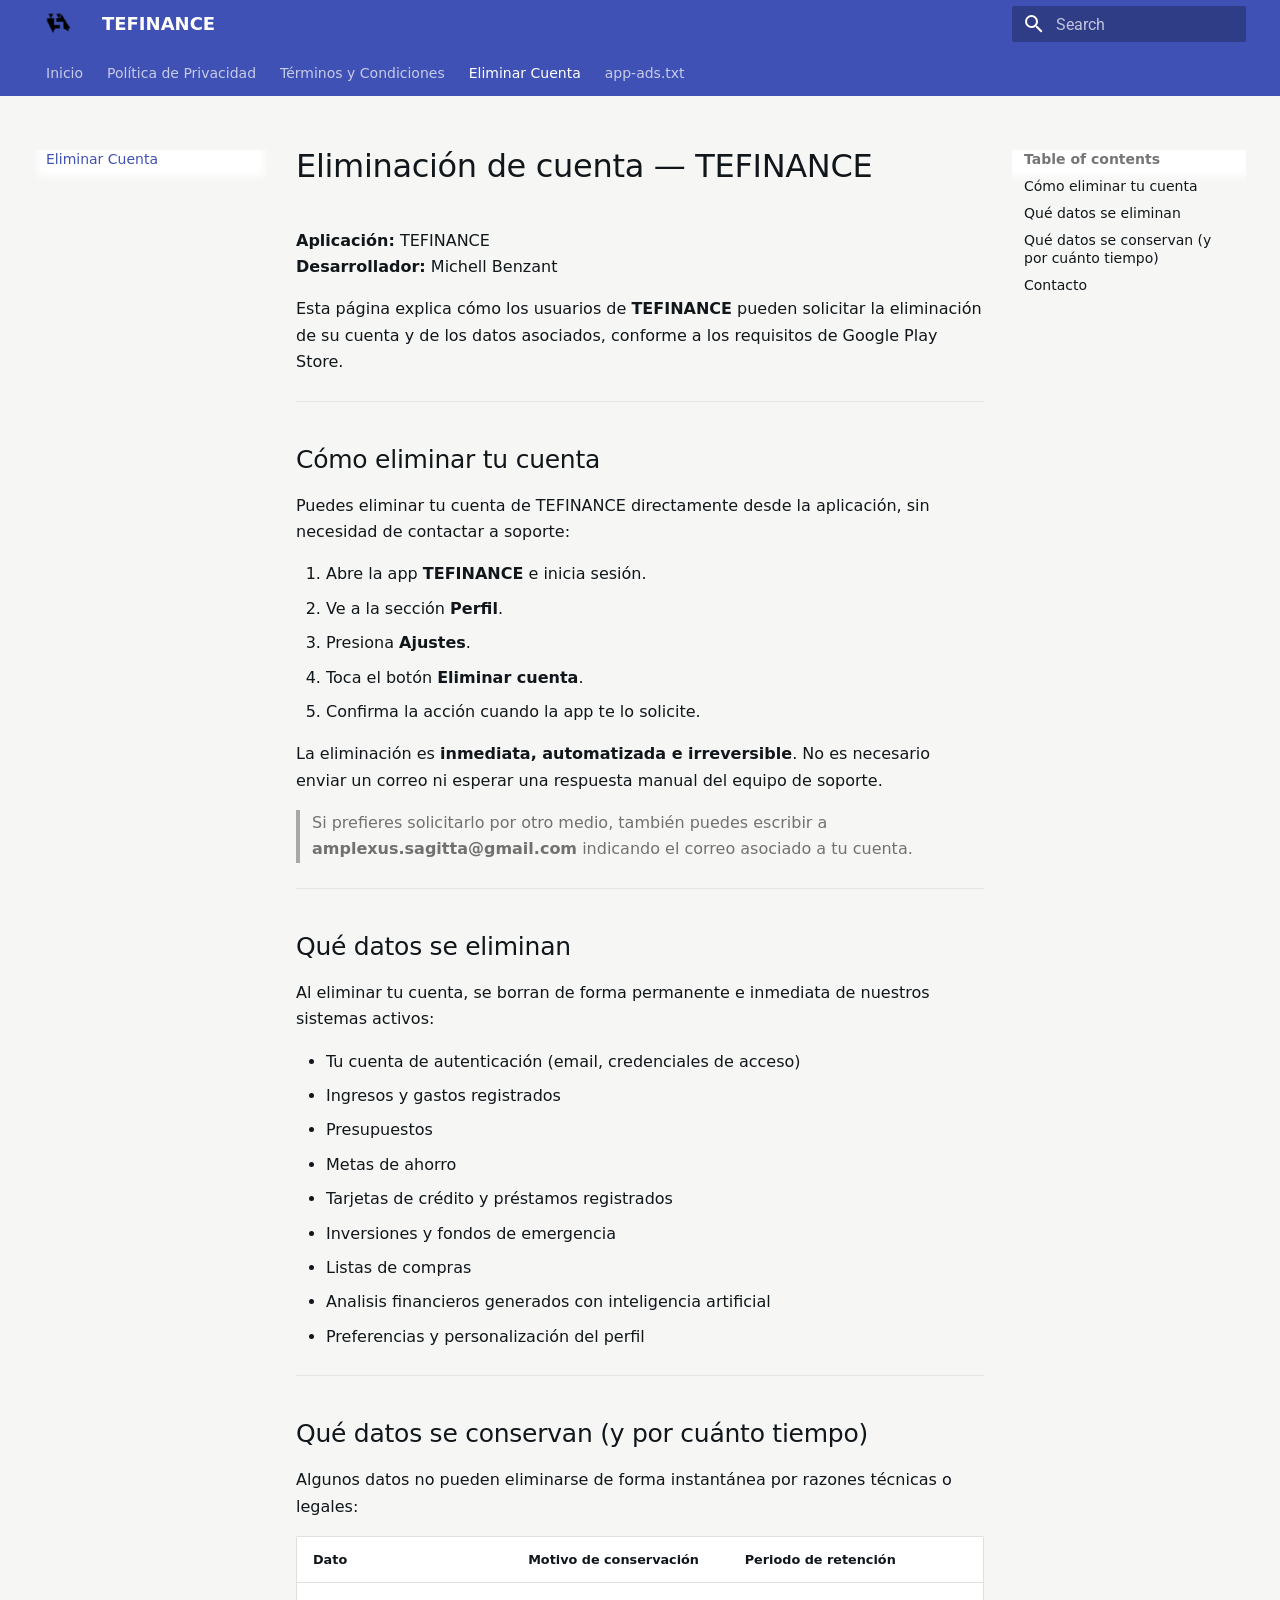
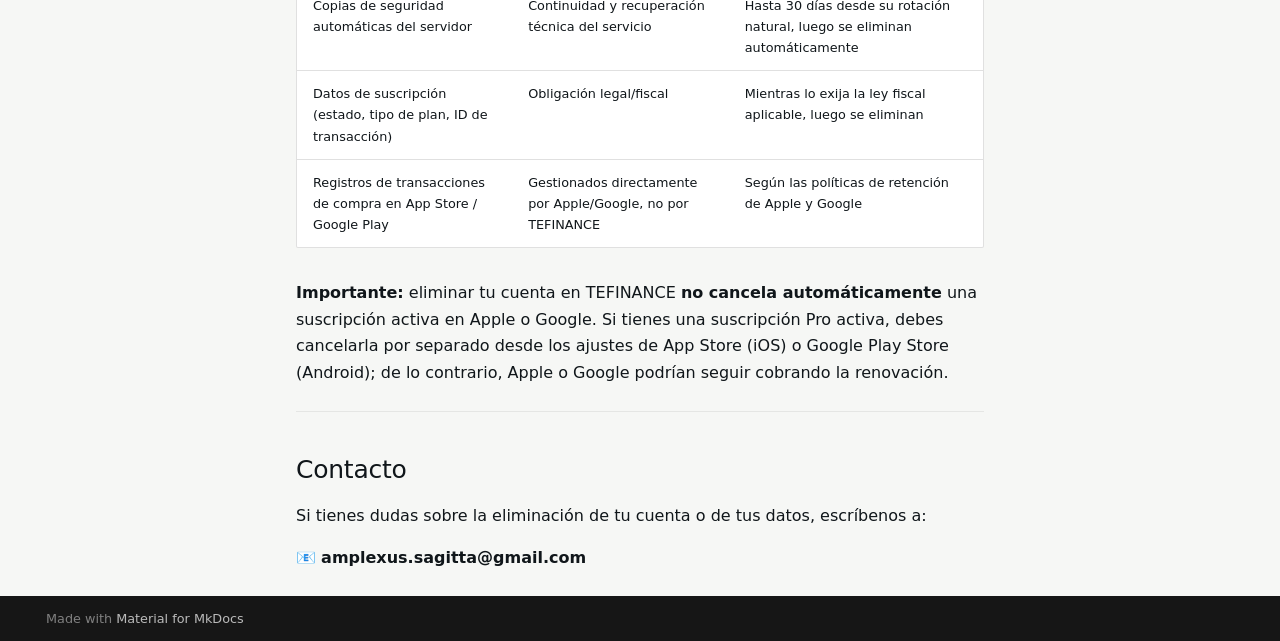
<file: eliminar-cuenta/index.html>
<!doctype html>
<html lang="en" class="no-js">
  <head>
    
      <meta charset="utf-8">
      <meta name="viewport" content="width=device-width,initial-scale=1">
      
        <meta name="description" content="App de finanzas personales para organizar ingresos, presupuestos, metas de ahorro y deudas.">
      
      
        <meta name="author" content="MBL Development">
      
      
        <link rel="canonical" href="https://amplexusagitta.com/eliminar-cuenta/">
      
      
        <link rel="prev" href="../terminos/">
      
      
        <link rel="next" href="../app-ads.txt">
      
      
        
      
      
      <link rel="icon" href="../assets/favicon.ico">
      <meta name="generator" content="mkdocs-1.6.1, mkdocs-material-9.7.7">
    
    
      
        <title>Eliminar Cuenta - TEFINANCE</title>
      
    
    
      <link rel="stylesheet" href="../assets/stylesheets/main.ec1eaa64.min.css">
      
        
        <link rel="stylesheet" href="../assets/stylesheets/palette.ab4e12ef.min.css">
      
      


    
    
      
    
    
      
        
        
        <link rel="preconnect" href="https://fonts.gstatic.com" crossorigin>
        <link rel="stylesheet" href="https://fonts.googleapis.com/css?family=Roboto:300,300i,400,400i,700,700i%7CRoboto+Mono:400,400i,700,700i&display=fallback">
        <style>:root{--md-text-font:"Roboto";--md-code-font:"Roboto Mono"}</style>
      
    
    
      <link rel="stylesheet" href="../assets/extra.css">
    
    <script>__md_scope=new URL("..",location),__md_hash=e=>[...e].reduce(((e,_)=>(e<<5)-e+_.charCodeAt(0)),0),__md_get=(e,_=localStorage,t=__md_scope)=>JSON.parse(_.getItem(t.pathname+"."+e)),__md_set=(e,_,t=localStorage,a=__md_scope)=>{try{t.setItem(a.pathname+"."+e,JSON.stringify(_))}catch(e){}}</script>
    
      

    
    
  </head>
  
  
    
    
    
    
    
    <body dir="ltr" data-md-color-scheme="default" data-md-color-primary="indigo" data-md-color-accent="indigo">
  
    
    <input class="md-toggle" data-md-toggle="drawer" type="checkbox" id="__drawer" autocomplete="off">
    <input class="md-toggle" data-md-toggle="search" type="checkbox" id="__search" autocomplete="off">
    <label class="md-overlay" for="__drawer"></label>
    <div data-md-component="skip">
      
        
        <a href="#eliminacion-de-cuenta-tefinance" class="md-skip">
          Skip to content
        </a>
      
    </div>
    <div data-md-component="announce">
      
    </div>
    
    
      

<header class="md-header" data-md-component="header">
  <nav class="md-header__inner md-grid" aria-label="Header">
    <a href=".." title="TEFINANCE" class="md-header__button md-logo" aria-label="TEFINANCE" data-md-component="logo">
      
  <img src="../assets/logo.png" alt="logo">

    </a>
    <label class="md-header__button md-icon" for="__drawer">
      
      <svg xmlns="http://www.w3.org/2000/svg" viewBox="0 0 24 24"><path d="M3 6h18v2H3zm0 5h18v2H3zm0 5h18v2H3z"/></svg>
    </label>
    <div class="md-header__title" data-md-component="header-title">
      <div class="md-header__ellipsis">
        <div class="md-header__topic">
          <span class="md-ellipsis">
            TEFINANCE
          </span>
        </div>
        <div class="md-header__topic" data-md-component="header-topic">
          <span class="md-ellipsis">
            
              Eliminar Cuenta
            
          </span>
        </div>
      </div>
    </div>
    
      
    
    
    
    
      
      
        <label class="md-header__button md-icon" for="__search">
          
          <svg xmlns="http://www.w3.org/2000/svg" viewBox="0 0 24 24"><path d="M9.5 3A6.5 6.5 0 0 1 16 9.5c0 1.61-.59 3.09-1.56 4.23l.27.27h.79l5 5-1.5 1.5-5-5v-.79l-.27-.27A6.52 6.52 0 0 1 9.5 16 6.5 6.5 0 0 1 3 9.5 6.5 6.5 0 0 1 9.5 3m0 2C7 5 5 7 5 9.5S7 14 9.5 14 14 12 14 9.5 12 5 9.5 5"/></svg>
        </label>
        <div class="md-search" data-md-component="search" role="dialog">
  <label class="md-search__overlay" for="__search"></label>
  <div class="md-search__inner" role="search">
    <form class="md-search__form" name="search">
      <input type="text" class="md-search__input" name="query" aria-label="Search" placeholder="Search" autocapitalize="off" autocorrect="off" autocomplete="off" spellcheck="false" data-md-component="search-query" required>
      <label class="md-search__icon md-icon" for="__search">
        
        <svg xmlns="http://www.w3.org/2000/svg" viewBox="0 0 24 24"><path d="M9.5 3A6.5 6.5 0 0 1 16 9.5c0 1.61-.59 3.09-1.56 4.23l.27.27h.79l5 5-1.5 1.5-5-5v-.79l-.27-.27A6.52 6.52 0 0 1 9.5 16 6.5 6.5 0 0 1 3 9.5 6.5 6.5 0 0 1 9.5 3m0 2C7 5 5 7 5 9.5S7 14 9.5 14 14 12 14 9.5 12 5 9.5 5"/></svg>
        
        <svg xmlns="http://www.w3.org/2000/svg" viewBox="0 0 24 24"><path d="M20 11v2H8l5.5 5.5-1.42 1.42L4.16 12l7.92-7.92L13.5 5.5 8 11z"/></svg>
      </label>
      <nav class="md-search__options" aria-label="Search">
        
          <a href="javascript:void(0)" class="md-search__icon md-icon" title="Share" aria-label="Share" data-clipboard data-clipboard-text="" data-md-component="search-share" tabindex="-1">
            
            <svg xmlns="http://www.w3.org/2000/svg" viewBox="0 0 24 24"><path d="M18 16.08c-.76 0-1.44.3-1.96.77L8.91 12.7c.05-.23.09-.46.09-.7s-.04-.47-.09-.7l7.05-4.11c.54.5 1.25.81 2.04.81a3 3 0 0 0 3-3 3 3 0 0 0-3-3 3 3 0 0 0-3 3c0 .24.04.47.09.7L8.04 9.81C7.5 9.31 6.79 9 6 9a3 3 0 0 0-3 3 3 3 0 0 0 3 3c.79 0 1.5-.31 2.04-.81l7.12 4.15c-.05.21-.08.43-.08.66 0 1.61 1.31 2.91 2.92 2.91s2.92-1.3 2.92-2.91A2.92 2.92 0 0 0 18 16.08"/></svg>
          </a>
        
        <button type="reset" class="md-search__icon md-icon" title="Clear" aria-label="Clear" tabindex="-1">
          
          <svg xmlns="http://www.w3.org/2000/svg" viewBox="0 0 24 24"><path d="M19 6.41 17.59 5 12 10.59 6.41 5 5 6.41 10.59 12 5 17.59 6.41 19 12 13.41 17.59 19 19 17.59 13.41 12z"/></svg>
        </button>
      </nav>
      
    </form>
    <div class="md-search__output">
      <div class="md-search__scrollwrap" tabindex="0" data-md-scrollfix>
        <div class="md-search-result" data-md-component="search-result">
          <div class="md-search-result__meta">
            Initializing search
          </div>
          <ol class="md-search-result__list" role="presentation"></ol>
        </div>
      </div>
    </div>
  </div>
</div>
      
    
    
  </nav>
  
</header>
    
    <div class="md-container" data-md-component="container">
      
      
        
          
            
<nav class="md-tabs" aria-label="Tabs" data-md-component="tabs">
  <div class="md-grid">
    <ul class="md-tabs__list">
      
        
  
  
  
  
    <li class="md-tabs__item">
      <a href=".." class="md-tabs__link">
        
  
  
    
  
  Inicio

      </a>
    </li>
  

      
        
  
  
  
  
    <li class="md-tabs__item">
      <a href="../privacidad/" class="md-tabs__link">
        
  
  
    
  
  Política de Privacidad

      </a>
    </li>
  

      
        
  
  
  
  
    <li class="md-tabs__item">
      <a href="../terminos/" class="md-tabs__link">
        
  
  
    
  
  Términos y Condiciones

      </a>
    </li>
  

      
        
  
  
  
    
  
  
    <li class="md-tabs__item md-tabs__item--active">
      <a href="./" class="md-tabs__link">
        
  
  
    
  
  Eliminar Cuenta

      </a>
    </li>
  

      
        
  
  
  
  
    <li class="md-tabs__item">
      <a href="../app-ads.txt" class="md-tabs__link">
        
  
  
    
  
  app-ads.txt

      </a>
    </li>
  

      
    </ul>
  </div>
</nav>
          
        
      
      <main class="md-main" data-md-component="main">
        <div class="md-main__inner md-grid">
          
            
              
              <div class="md-sidebar md-sidebar--primary" data-md-component="sidebar" data-md-type="navigation" >
                <div class="md-sidebar__scrollwrap">
                  <div class="md-sidebar__inner">
                    


  


<nav class="md-nav md-nav--primary md-nav--lifted" aria-label="Navigation" data-md-level="0">
  <label class="md-nav__title" for="__drawer">
    <a href=".." title="TEFINANCE" class="md-nav__button md-logo" aria-label="TEFINANCE" data-md-component="logo">
      
  <img src="../assets/logo.png" alt="logo">

    </a>
    TEFINANCE
  </label>
  
  <ul class="md-nav__list" data-md-scrollfix>
    
      
      
  
  
  
  
    <li class="md-nav__item">
      <a href=".." class="md-nav__link">
        
  
  
  <span class="md-ellipsis">
    
  
    Inicio
  

    
  </span>
  
  

      </a>
    </li>
  

    
      
      
  
  
  
  
    <li class="md-nav__item">
      <a href="../privacidad/" class="md-nav__link">
        
  
  
  <span class="md-ellipsis">
    
  
    Política de Privacidad
  

    
  </span>
  
  

      </a>
    </li>
  

    
      
      
  
  
  
  
    <li class="md-nav__item">
      <a href="../terminos/" class="md-nav__link">
        
  
  
  <span class="md-ellipsis">
    
  
    Términos y Condiciones
  

    
  </span>
  
  

      </a>
    </li>
  

    
      
      
  
  
    
  
  
  
    <li class="md-nav__item md-nav__item--active">
      
      <input class="md-nav__toggle md-toggle" type="checkbox" id="__toc">
      
      
        
      
      
        <label class="md-nav__link md-nav__link--active" for="__toc">
          
  
  
  <span class="md-ellipsis">
    
  
    Eliminar Cuenta
  

    
  </span>
  
  

          <span class="md-nav__icon md-icon"></span>
        </label>
      
      <a href="./" class="md-nav__link md-nav__link--active">
        
  
  
  <span class="md-ellipsis">
    
  
    Eliminar Cuenta
  

    
  </span>
  
  

      </a>
      
        

<nav class="md-nav md-nav--secondary" aria-label="Table of contents">
  
  
  
    
  
  
    <label class="md-nav__title" for="__toc">
      <span class="md-nav__icon md-icon"></span>
      Table of contents
    </label>
    <ul class="md-nav__list" data-md-component="toc" data-md-scrollfix>
      
        <li class="md-nav__item">
  <a href="#como-eliminar-tu-cuenta" class="md-nav__link">
    <span class="md-ellipsis">
      
        Cómo eliminar tu cuenta
      
    </span>
  </a>
  
</li>
      
        <li class="md-nav__item">
  <a href="#que-datos-se-eliminan" class="md-nav__link">
    <span class="md-ellipsis">
      
        Qué datos se eliminan
      
    </span>
  </a>
  
</li>
      
        <li class="md-nav__item">
  <a href="#que-datos-se-conservan-y-por-cuanto-tiempo" class="md-nav__link">
    <span class="md-ellipsis">
      
        Qué datos se conservan (y por cuánto tiempo)
      
    </span>
  </a>
  
</li>
      
        <li class="md-nav__item">
  <a href="#contacto" class="md-nav__link">
    <span class="md-ellipsis">
      
        Contacto
      
    </span>
  </a>
  
</li>
      
    </ul>
  
</nav>
      
    </li>
  

    
      
      
  
  
  
  
    <li class="md-nav__item">
      <a href="../app-ads.txt" class="md-nav__link">
        
  
  
  <span class="md-ellipsis">
    
  
    app-ads.txt
  

    
  </span>
  
  

      </a>
    </li>
  

    
  </ul>
</nav>
                  </div>
                </div>
              </div>
            
            
              
              <div class="md-sidebar md-sidebar--secondary" data-md-component="sidebar" data-md-type="toc" >
                <div class="md-sidebar__scrollwrap">
                  <div class="md-sidebar__inner">
                    

<nav class="md-nav md-nav--secondary" aria-label="Table of contents">
  
  
  
    
  
  
    <label class="md-nav__title" for="__toc">
      <span class="md-nav__icon md-icon"></span>
      Table of contents
    </label>
    <ul class="md-nav__list" data-md-component="toc" data-md-scrollfix>
      
        <li class="md-nav__item">
  <a href="#como-eliminar-tu-cuenta" class="md-nav__link">
    <span class="md-ellipsis">
      
        Cómo eliminar tu cuenta
      
    </span>
  </a>
  
</li>
      
        <li class="md-nav__item">
  <a href="#que-datos-se-eliminan" class="md-nav__link">
    <span class="md-ellipsis">
      
        Qué datos se eliminan
      
    </span>
  </a>
  
</li>
      
        <li class="md-nav__item">
  <a href="#que-datos-se-conservan-y-por-cuanto-tiempo" class="md-nav__link">
    <span class="md-ellipsis">
      
        Qué datos se conservan (y por cuánto tiempo)
      
    </span>
  </a>
  
</li>
      
        <li class="md-nav__item">
  <a href="#contacto" class="md-nav__link">
    <span class="md-ellipsis">
      
        Contacto
      
    </span>
  </a>
  
</li>
      
    </ul>
  
</nav>
                  </div>
                </div>
              </div>
            
          
          
            <div class="md-content" data-md-component="content">
              
              <article class="md-content__inner md-typeset">
                
                  



<h1 id="eliminacion-de-cuenta-tefinance">Eliminación de cuenta — TEFINANCE</h1>
<p><strong>Aplicación:</strong> TEFINANCE<br />
<strong>Desarrollador:</strong> Michell Benzant</p>
<p>Esta página explica cómo los usuarios de <strong>TEFINANCE</strong> pueden solicitar la eliminación de su cuenta y de los datos asociados, conforme a los requisitos de Google Play Store.</p>
<hr />
<h2 id="como-eliminar-tu-cuenta">Cómo eliminar tu cuenta</h2>
<p>Puedes eliminar tu cuenta de TEFINANCE directamente desde la aplicación, sin necesidad de contactar a soporte:</p>
<ol>
<li>Abre la app <strong>TEFINANCE</strong> e inicia sesión.</li>
<li>Ve a la sección <strong>Perfil</strong>.</li>
<li>Presiona <strong>Ajustes</strong>.</li>
<li>Toca el botón <strong>Eliminar cuenta</strong>.</li>
<li>Confirma la acción cuando la app te lo solicite.</li>
</ol>
<p>La eliminación es <strong>inmediata, automatizada e irreversible</strong>. No es necesario enviar un correo ni esperar una respuesta manual del equipo de soporte.</p>
<blockquote>
<p>Si prefieres solicitarlo por otro medio, también puedes escribir a <strong>amplexus.sagitta@gmail.com</strong> indicando el correo asociado a tu cuenta.</p>
</blockquote>
<hr />
<h2 id="que-datos-se-eliminan">Qué datos se eliminan</h2>
<p>Al eliminar tu cuenta, se borran de forma permanente e inmediata de nuestros sistemas activos:</p>
<ul>
<li>Tu cuenta de autenticación (email, credenciales de acceso)</li>
<li>Ingresos y gastos registrados</li>
<li>Presupuestos</li>
<li>Metas de ahorro</li>
<li>Tarjetas de crédito y préstamos registrados</li>
<li>Inversiones y fondos de emergencia</li>
<li>Listas de compras</li>
<li>Analisis financieros generados con inteligencia artificial</li>
<li>Preferencias y personalización del perfil</li>
</ul>
<hr />
<h2 id="que-datos-se-conservan-y-por-cuanto-tiempo">Qué datos se conservan (y por cuánto tiempo)</h2>
<p>Algunos datos no pueden eliminarse de forma instantánea por razones técnicas o legales:</p>
<table>
<thead>
<tr>
<th>Dato</th>
<th>Motivo de conservación</th>
<th>Periodo de retención</th>
</tr>
</thead>
<tbody>
<tr>
<td>Copias de seguridad automáticas del servidor</td>
<td>Continuidad y recuperación técnica del servicio</td>
<td>Hasta 30 días desde su rotación natural, luego se eliminan automáticamente</td>
</tr>
<tr>
<td>Datos de suscripción (estado, tipo de plan, ID de transacción)</td>
<td>Obligación legal/fiscal</td>
<td>Mientras lo exija la ley fiscal aplicable, luego se eliminan</td>
</tr>
<tr>
<td>Registros de transacciones de compra en App Store / Google Play</td>
<td>Gestionados directamente por Apple/Google, no por TEFINANCE</td>
<td>Según las políticas de retención de Apple y Google</td>
</tr>
</tbody>
</table>
<p><strong>Importante:</strong> eliminar tu cuenta en TEFINANCE <strong>no cancela automáticamente</strong> una suscripción activa en Apple o Google. Si tienes una suscripción Pro activa, debes cancelarla por separado desde los ajustes de App Store (iOS) o Google Play Store (Android); de lo contrario, Apple o Google podrían seguir cobrando la renovación.</p>
<hr />
<h2 id="contacto">Contacto</h2>
<p>Si tienes dudas sobre la eliminación de tu cuenta o de tus datos, escríbenos a:</p>
<p>📧 <strong>amplexus.sagitta@gmail.com</strong></p>












                
              </article>
            </div>
          
          
<script>var target=document.getElementById(location.hash.slice(1));target&&target.name&&(target.checked=target.name.startsWith("__tabbed_"))</script>
        </div>
        
      </main>
      
        <footer class="md-footer">
  
  <div class="md-footer-meta md-typeset">
    <div class="md-footer-meta__inner md-grid">
      <div class="md-copyright">
  
  
    Made with
    <a href="https://squidfunk.github.io/mkdocs-material/" target="_blank" rel="noopener">
      Material for MkDocs
    </a>
  
</div>
      
    </div>
  </div>
</footer>
      
    </div>
    <div class="md-dialog" data-md-component="dialog">
      <div class="md-dialog__inner md-typeset"></div>
    </div>
    
    
    
      
      
      <script id="__config" type="application/json">{"annotate": null, "base": "..", "features": ["navigation.tabs", "navigation.sections", "search.share"], "search": "../assets/javascripts/workers/search.2c215733.min.js", "tags": null, "translations": {"clipboard.copied": "Copied to clipboard", "clipboard.copy": "Copy to clipboard", "search.result.more.one": "1 more on this page", "search.result.more.other": "# more on this page", "search.result.none": "No matching documents", "search.result.one": "1 matching document", "search.result.other": "# matching documents", "search.result.placeholder": "Type to start searching", "search.result.term.missing": "Missing", "select.version": "Select version"}, "version": null}</script>
    
    
      <script src="../assets/javascripts/bundle.d7400e89.min.js"></script>
      
    
  </body>
</html>
</file>
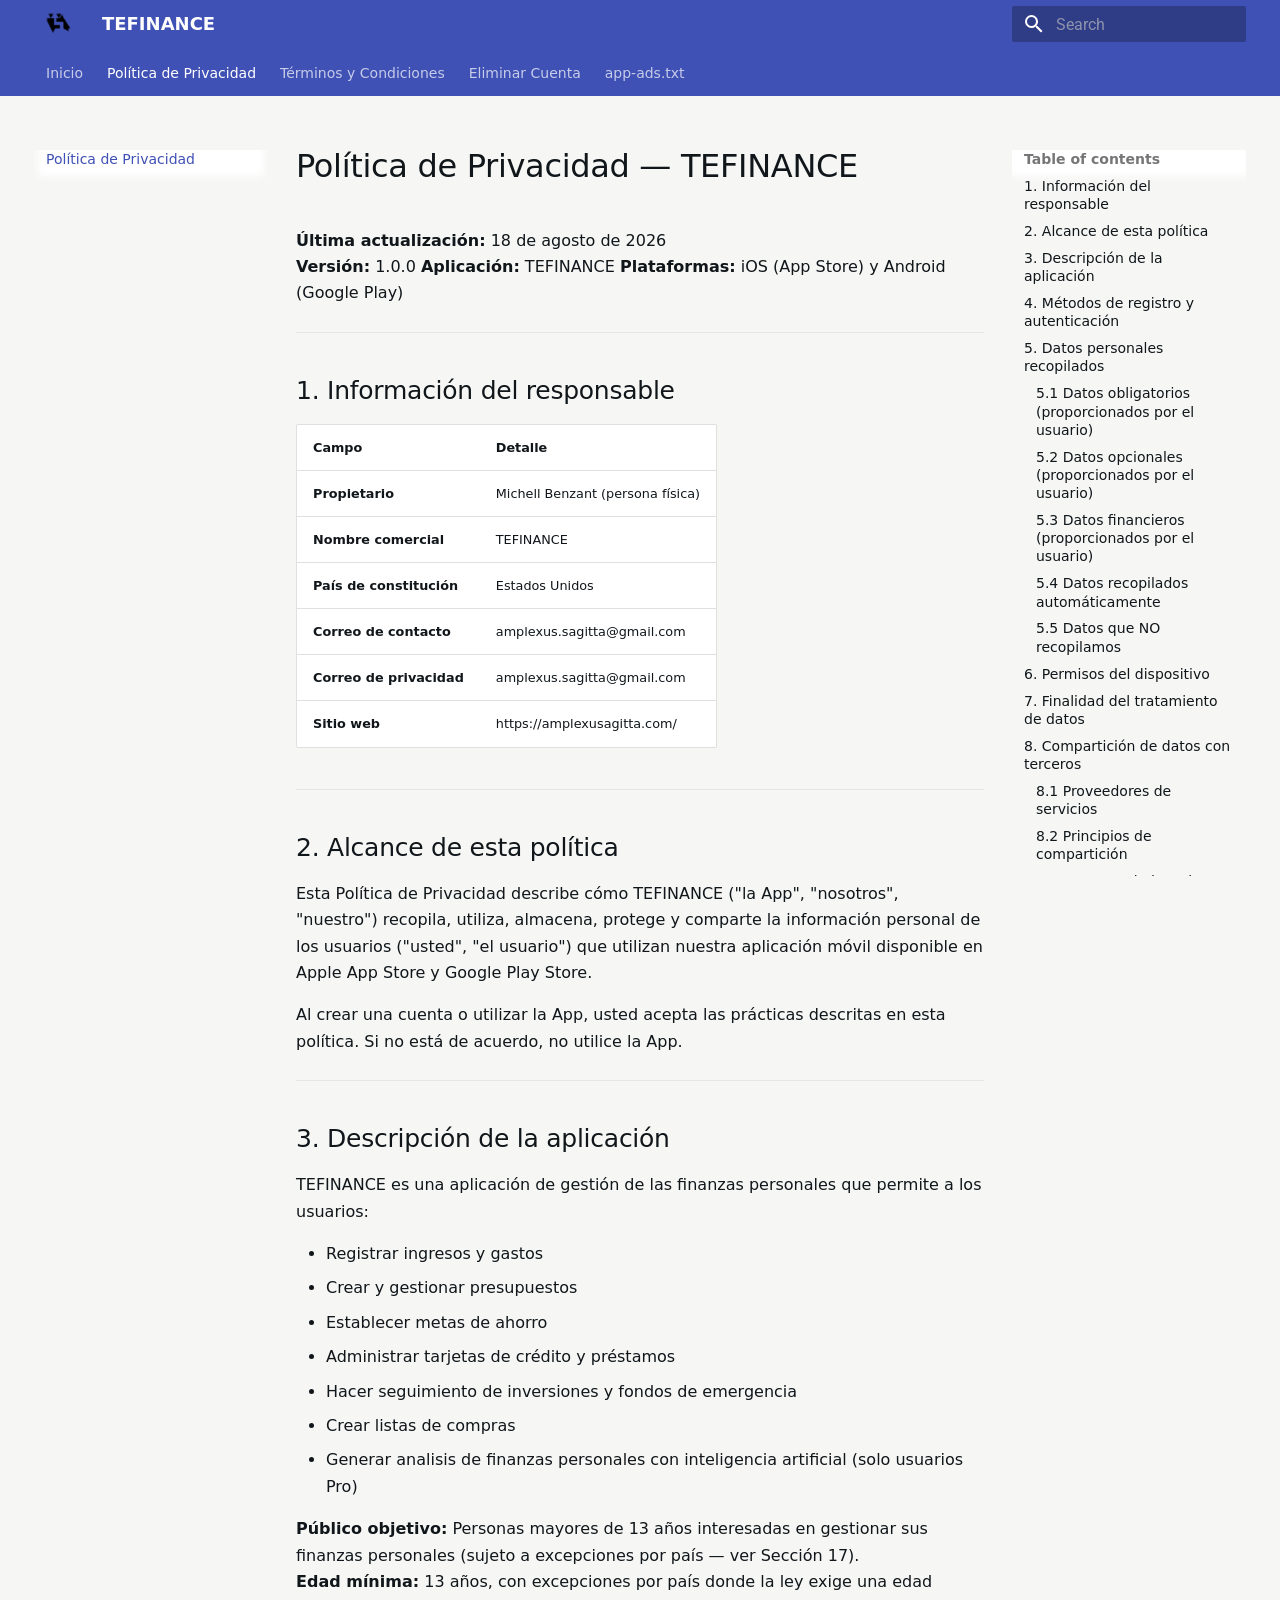
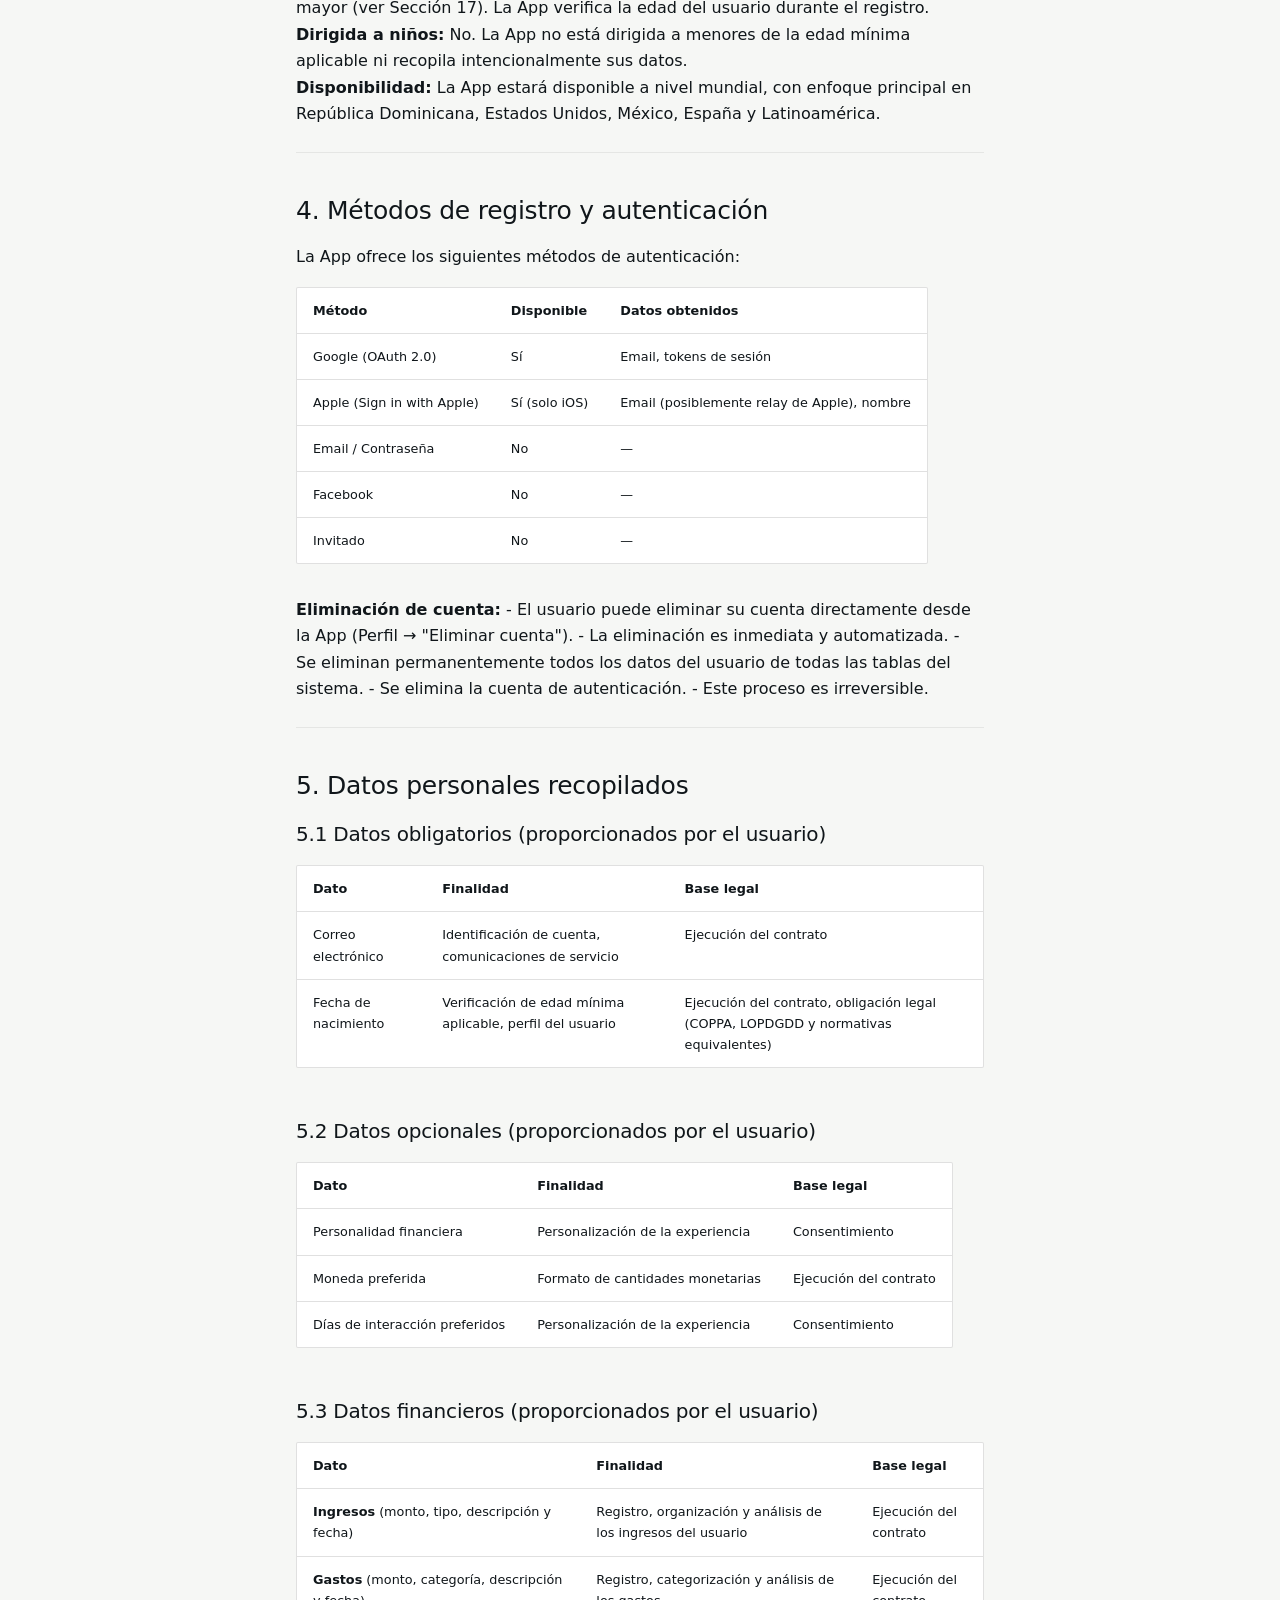
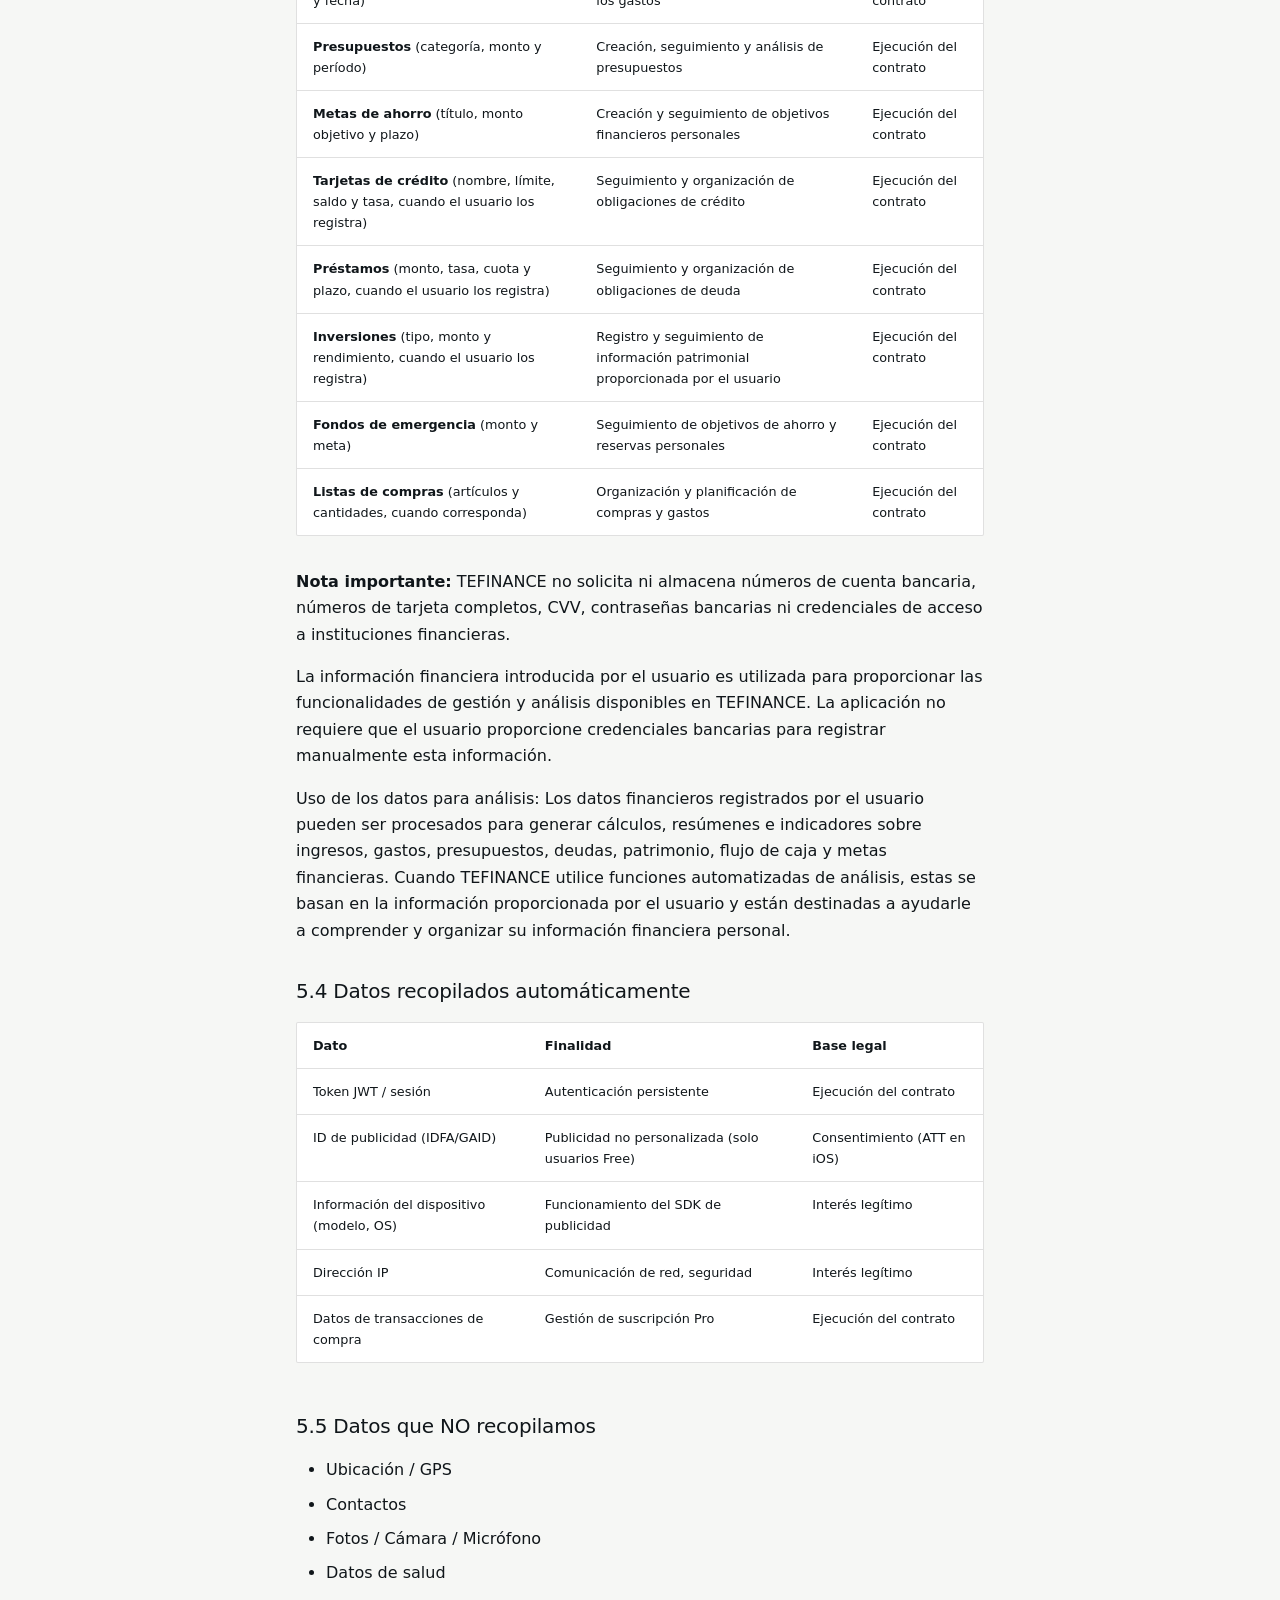
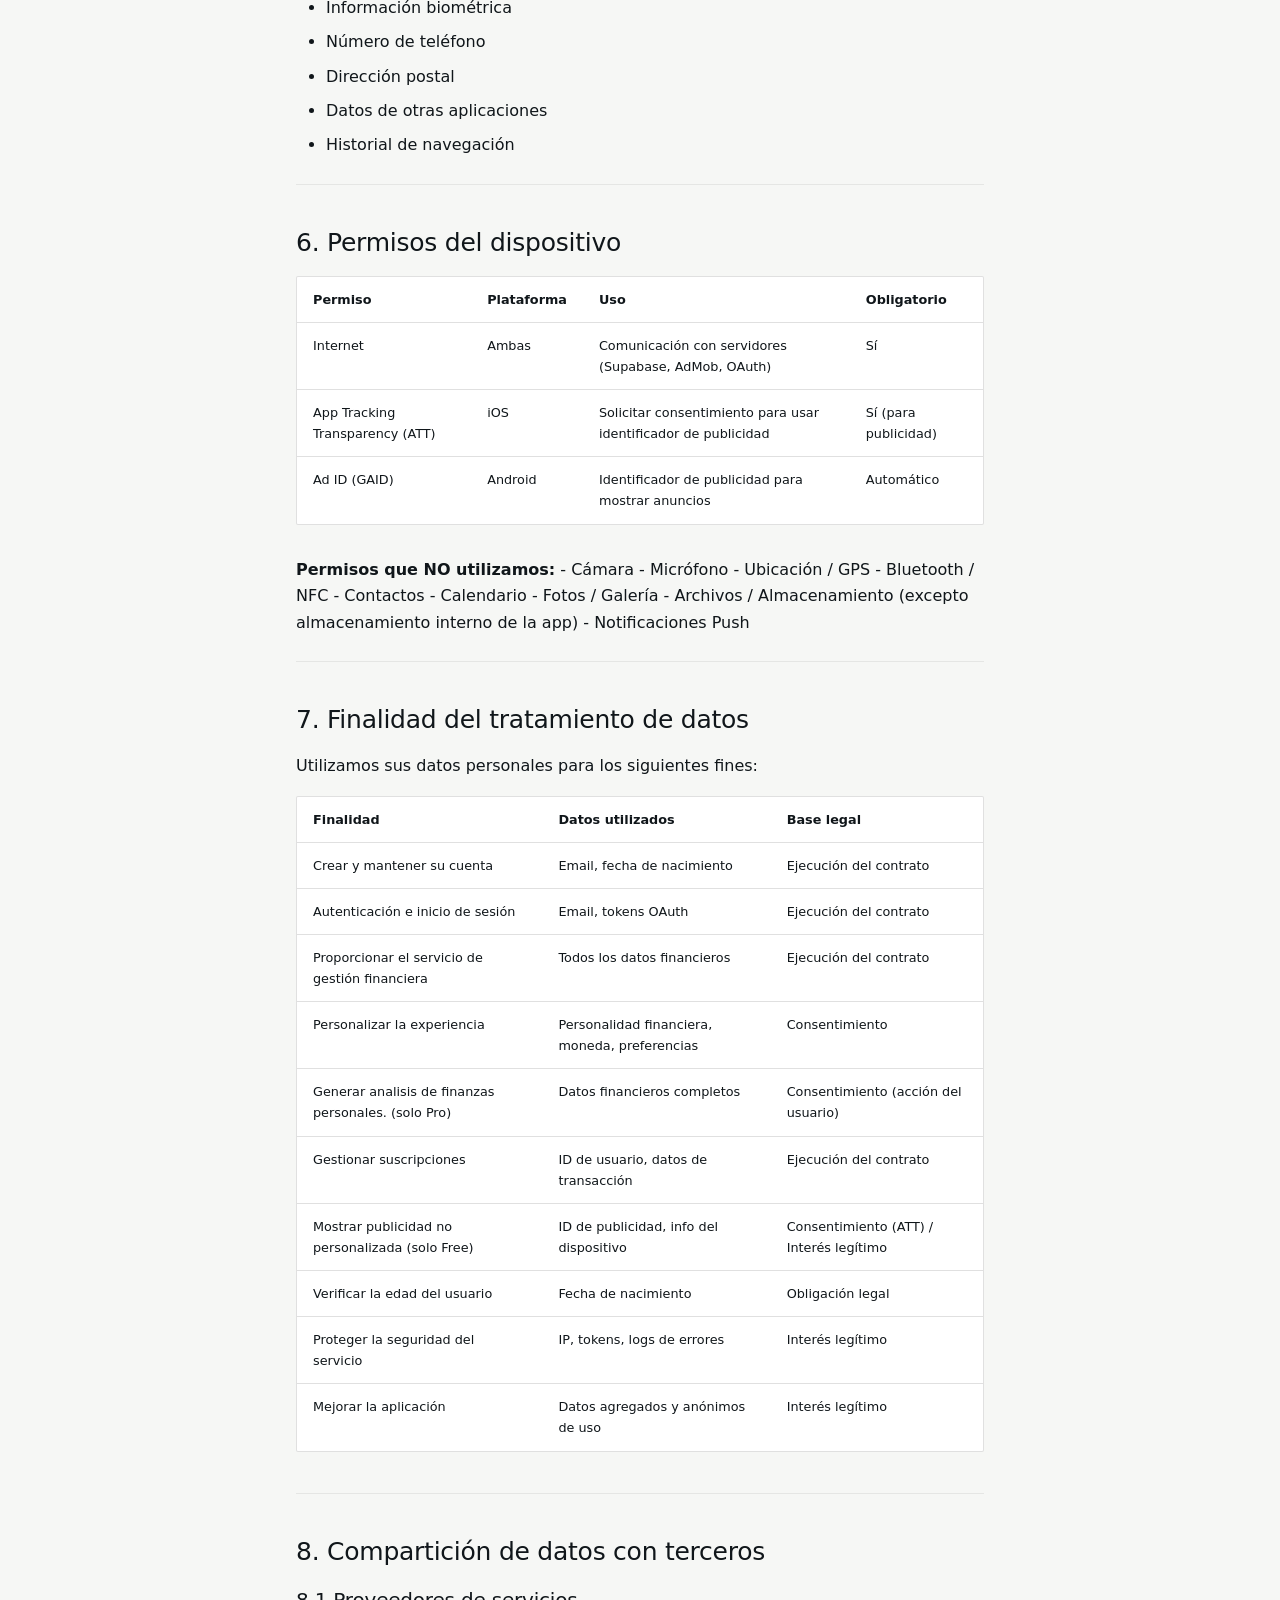
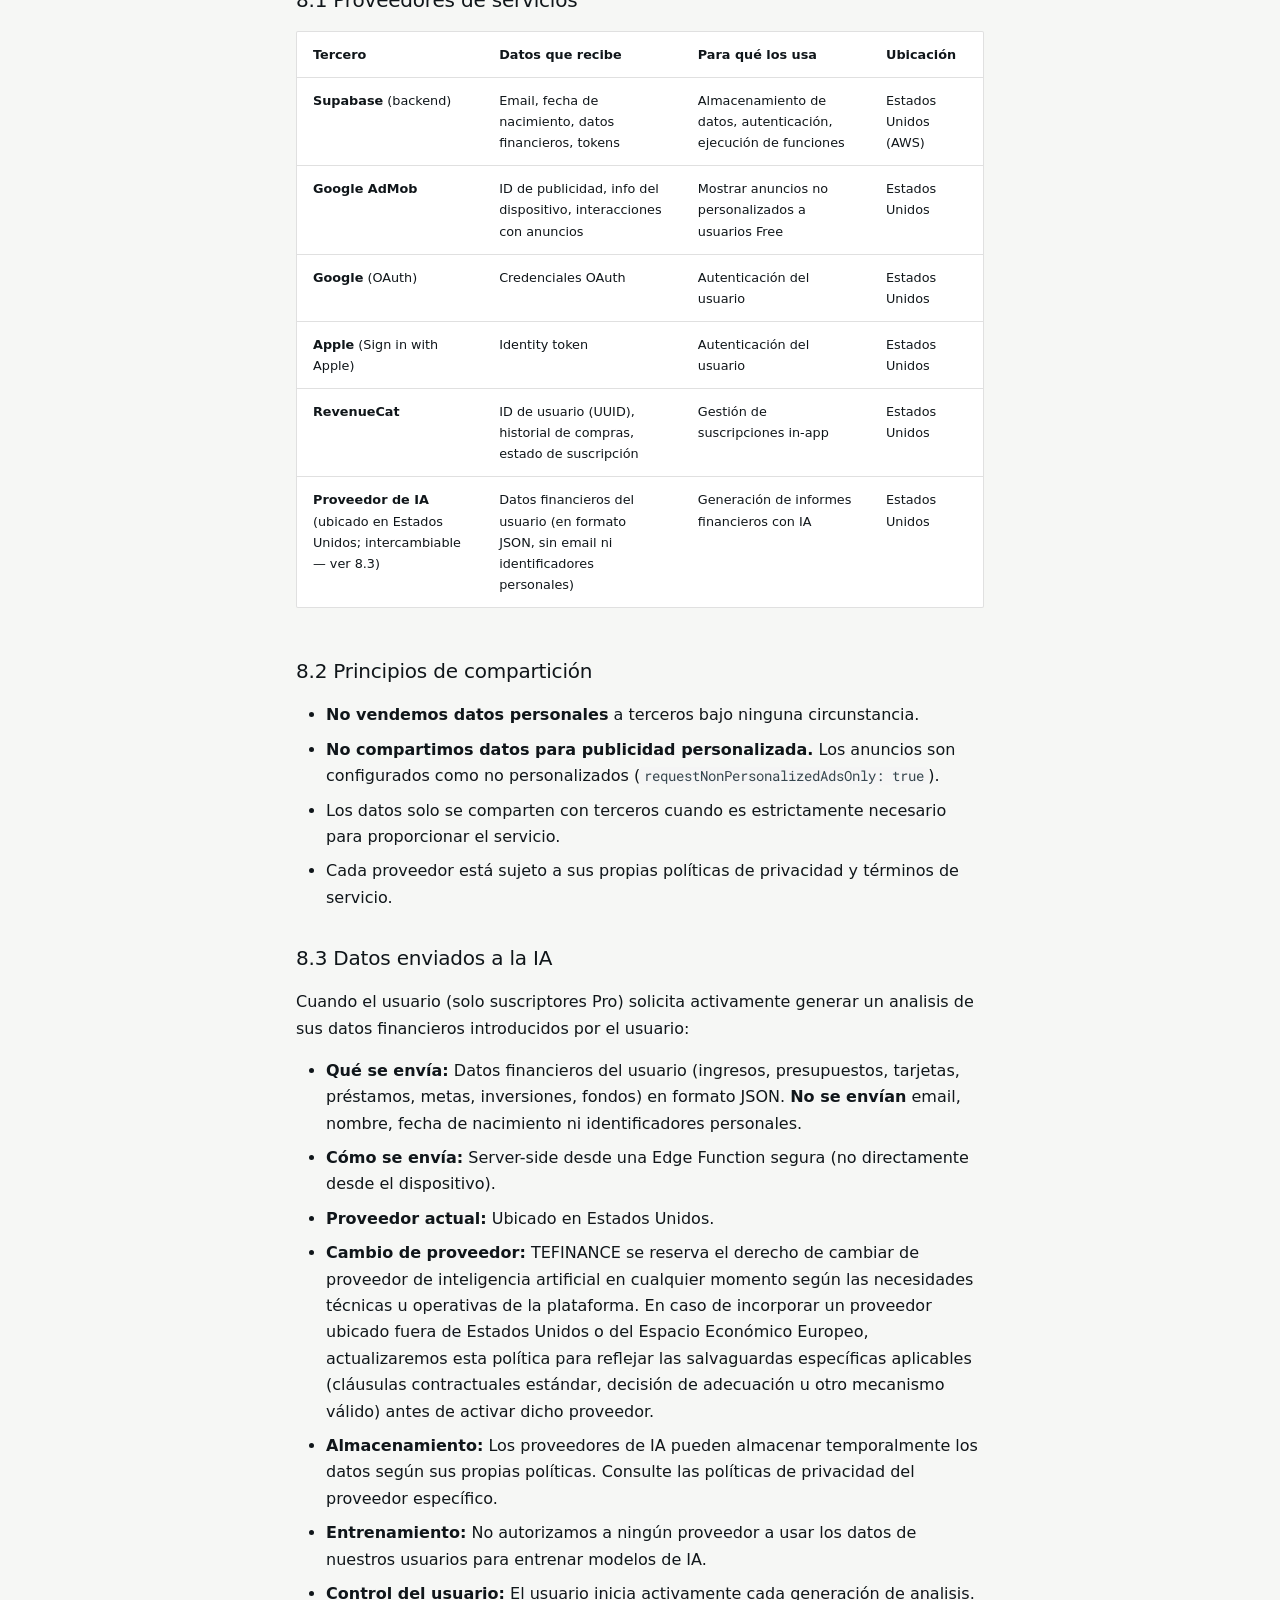
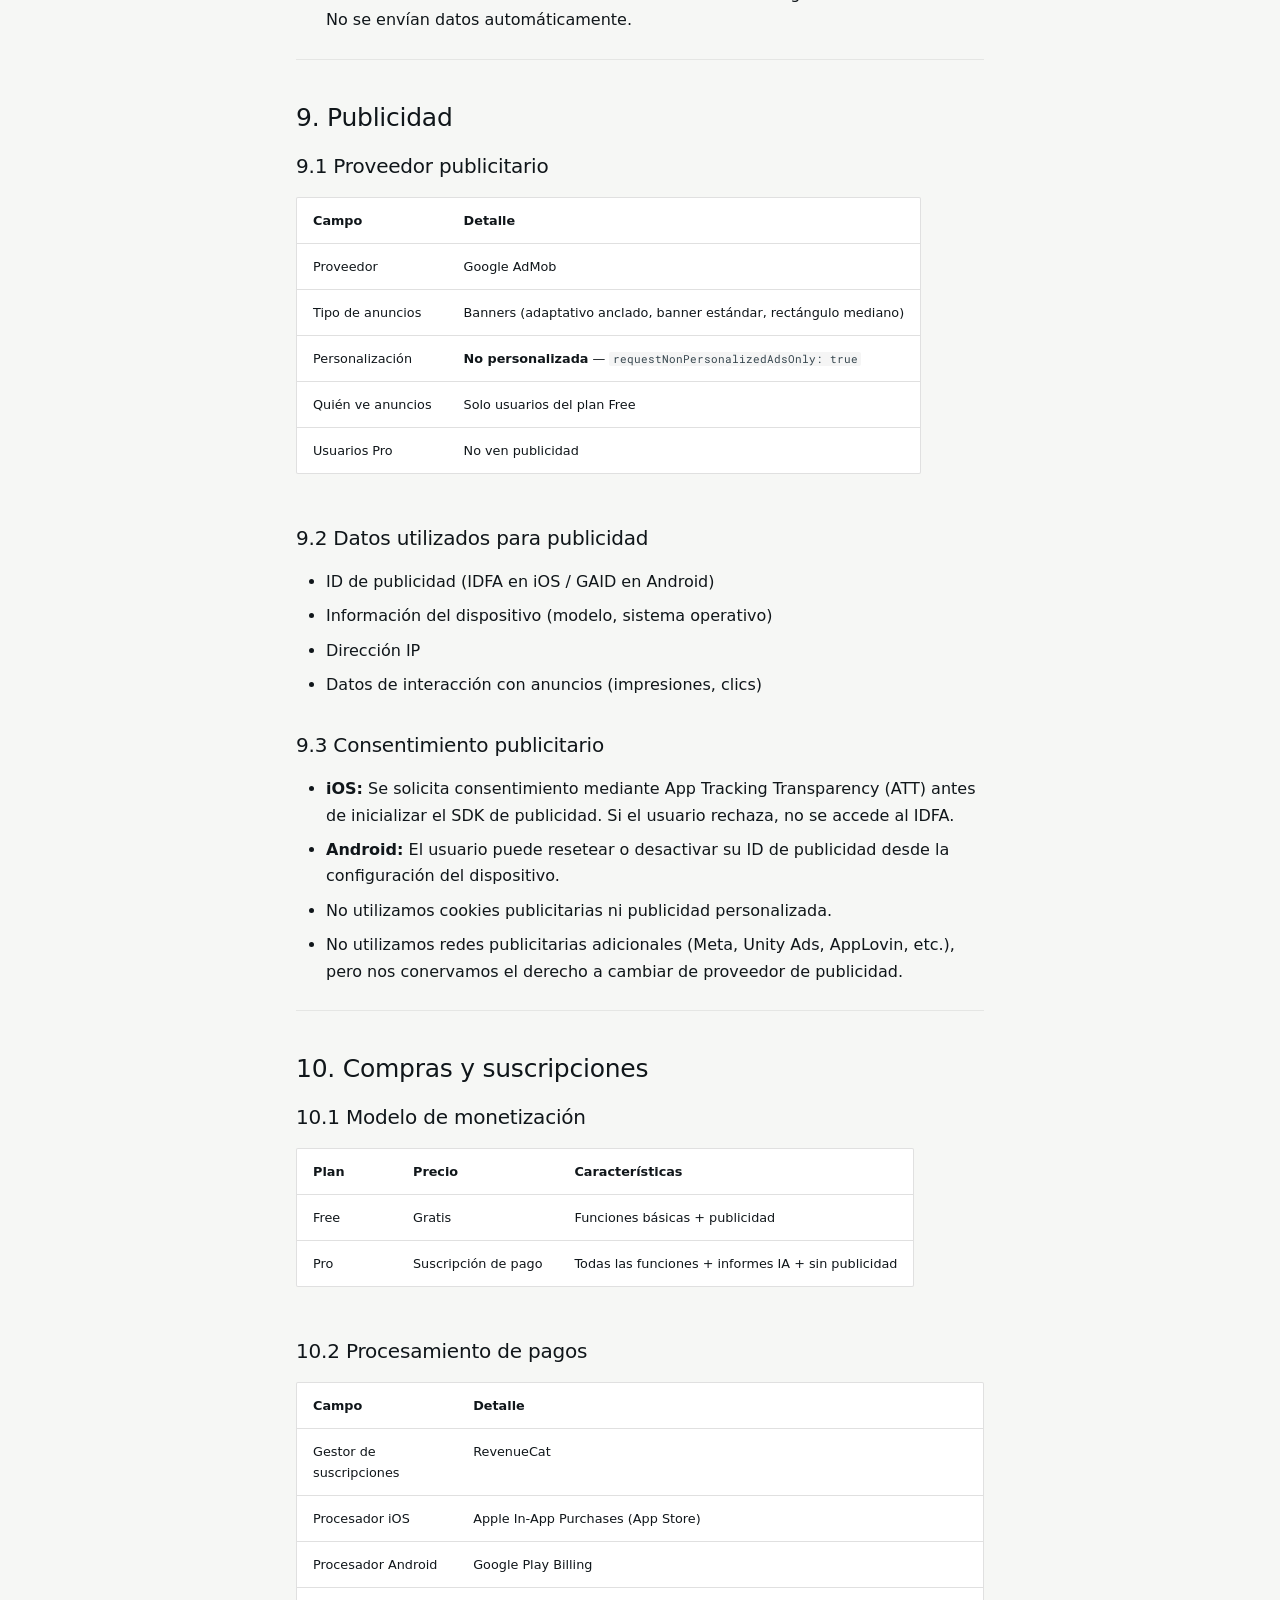
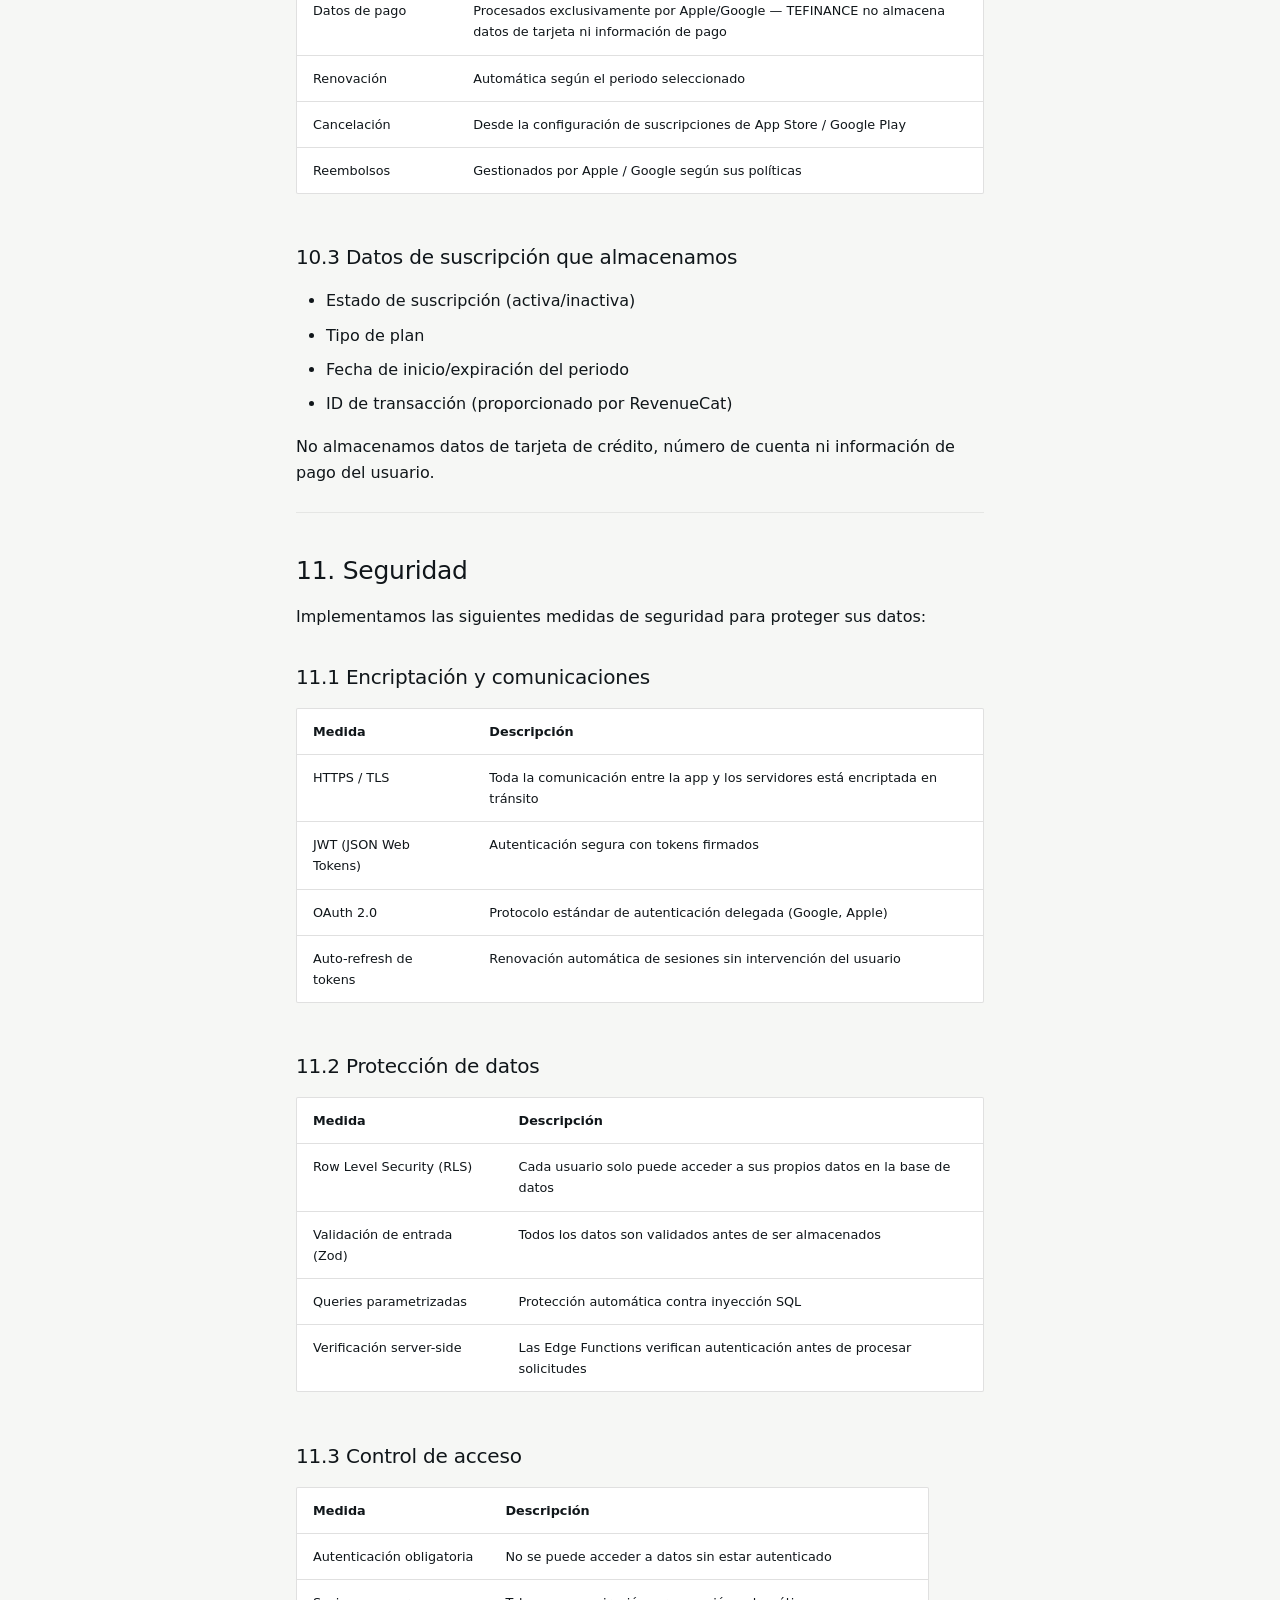
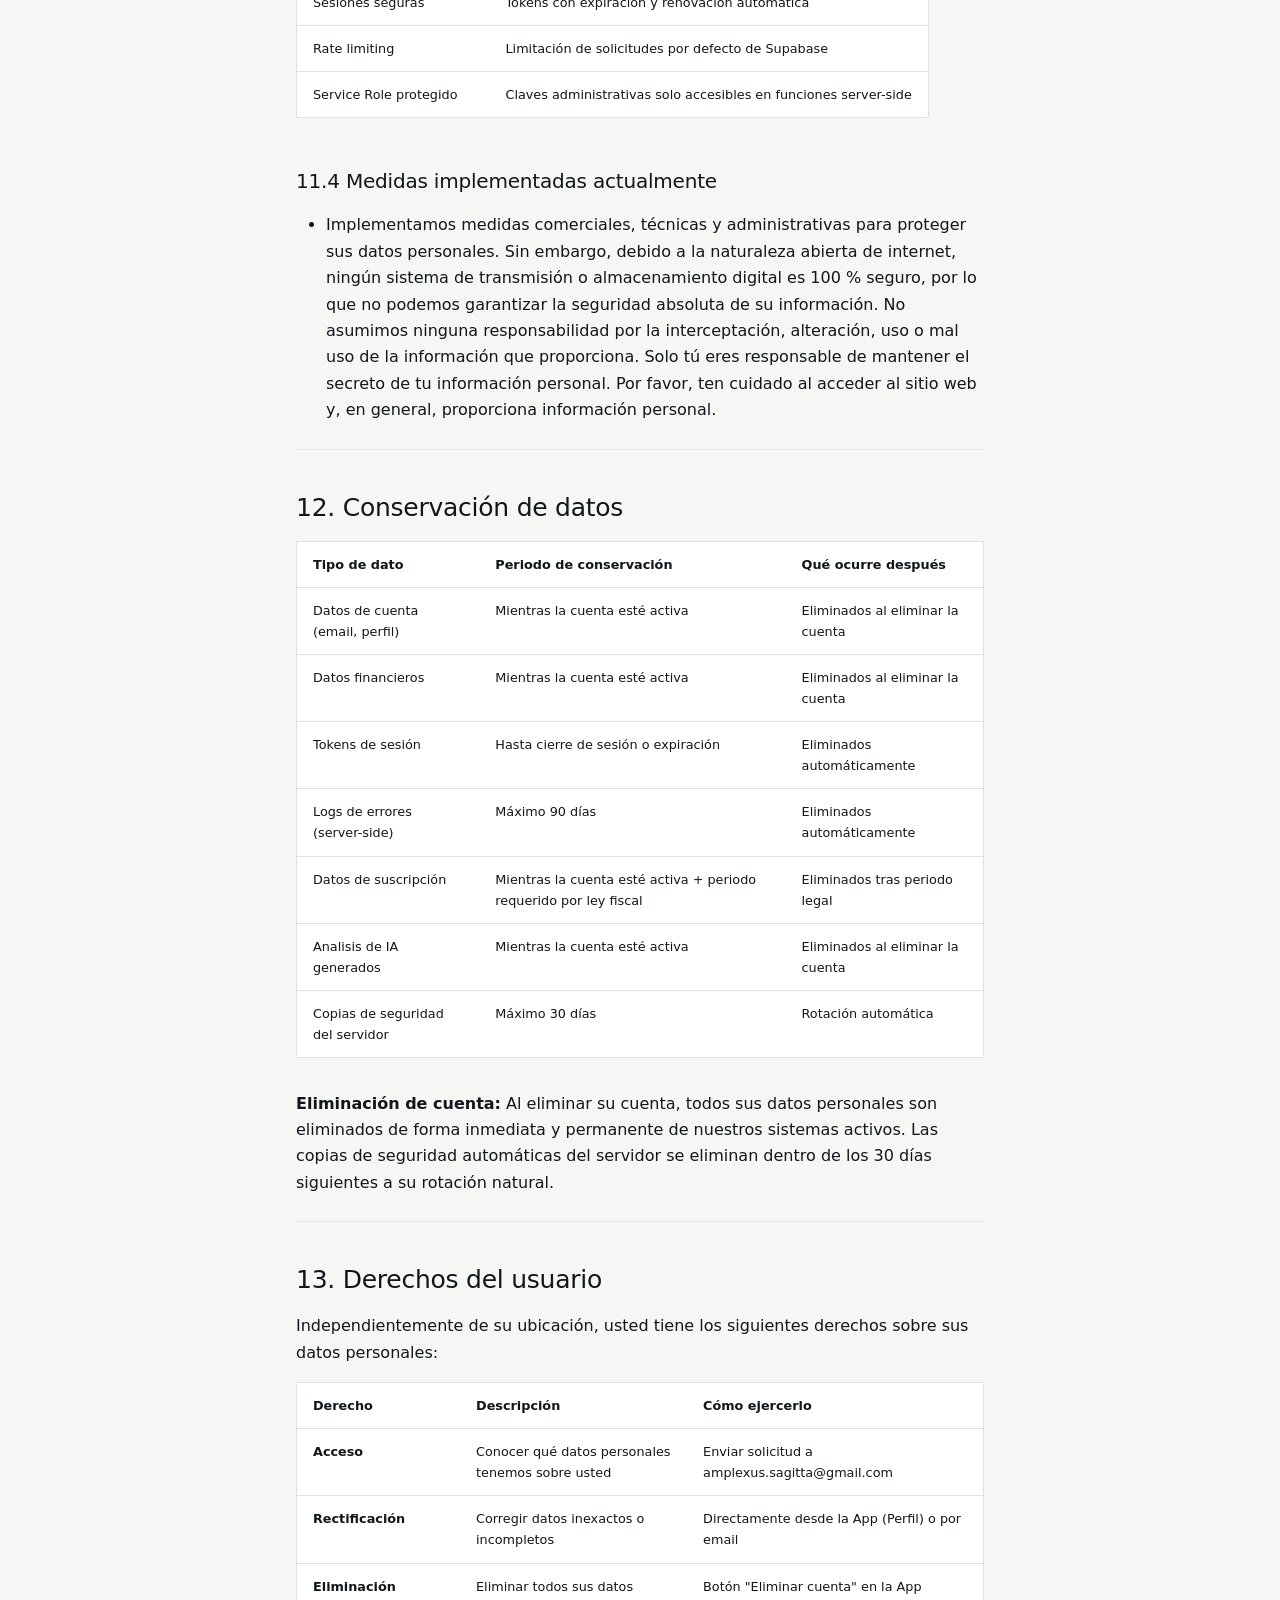
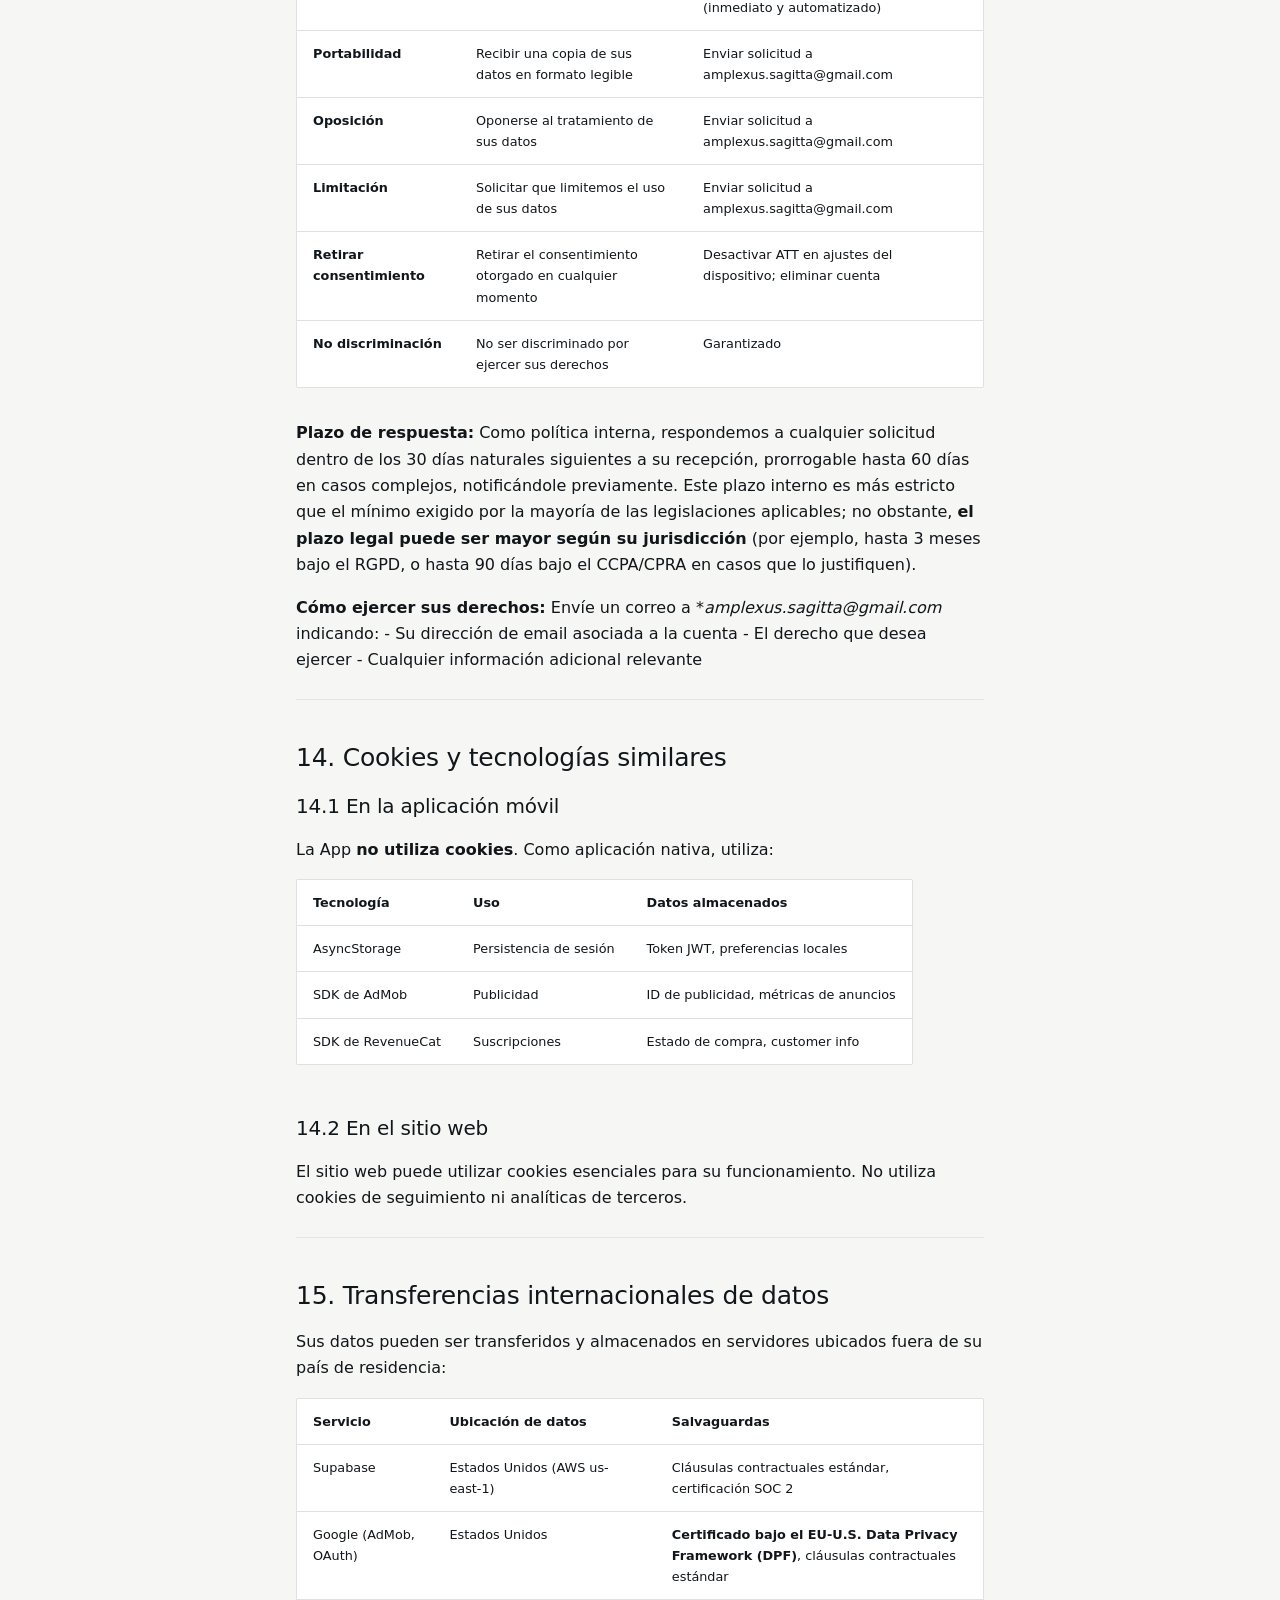
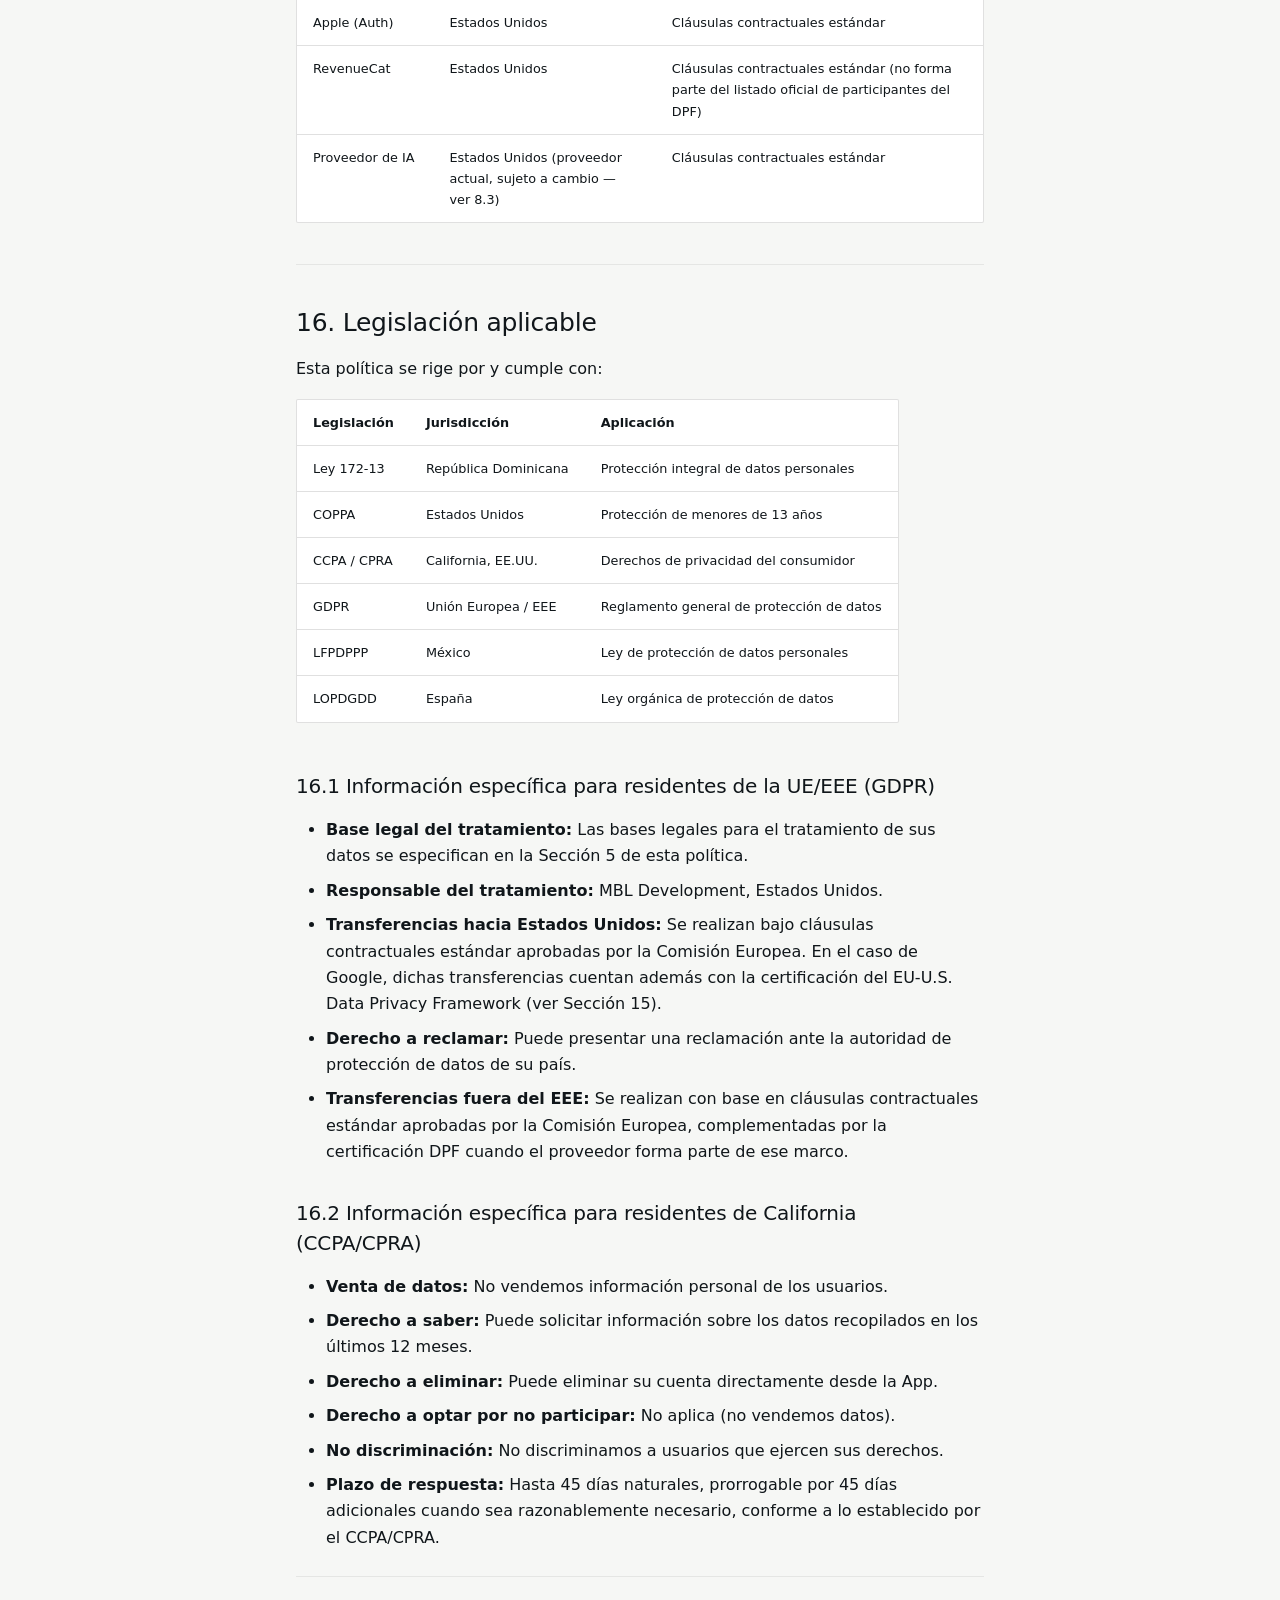
<file: privacidad/index.html>
<!doctype html>
<html lang="en" class="no-js">
  <head>
    
      <meta charset="utf-8">
      <meta name="viewport" content="width=device-width,initial-scale=1">
      
        <meta name="description" content="App de finanzas personales para organizar ingresos, presupuestos, metas de ahorro y deudas.">
      
      
        <meta name="author" content="MBL Development">
      
      
        <link rel="canonical" href="https://amplexusagitta.com/privacidad/">
      
      
        <link rel="prev" href="..">
      
      
        <link rel="next" href="../terminos/">
      
      
        
      
      
      <link rel="icon" href="../assets/favicon.ico">
      <meta name="generator" content="mkdocs-1.6.1, mkdocs-material-9.7.7">
    
    
      
        <title>Política de Privacidad - TEFINANCE</title>
      
    
    
      <link rel="stylesheet" href="../assets/stylesheets/main.ec1eaa64.min.css">
      
        
        <link rel="stylesheet" href="../assets/stylesheets/palette.ab4e12ef.min.css">
      
      


    
    
      
    
    
      
        
        
        <link rel="preconnect" href="https://fonts.gstatic.com" crossorigin>
        <link rel="stylesheet" href="https://fonts.googleapis.com/css?family=Roboto:300,300i,400,400i,700,700i%7CRoboto+Mono:400,400i,700,700i&display=fallback">
        <style>:root{--md-text-font:"Roboto";--md-code-font:"Roboto Mono"}</style>
      
    
    
      <link rel="stylesheet" href="../assets/extra.css">
    
    <script>__md_scope=new URL("..",location),__md_hash=e=>[...e].reduce(((e,_)=>(e<<5)-e+_.charCodeAt(0)),0),__md_get=(e,_=localStorage,t=__md_scope)=>JSON.parse(_.getItem(t.pathname+"."+e)),__md_set=(e,_,t=localStorage,a=__md_scope)=>{try{t.setItem(a.pathname+"."+e,JSON.stringify(_))}catch(e){}}</script>
    
      

    
    
  </head>
  
  
    
    
    
    
    
    <body dir="ltr" data-md-color-scheme="default" data-md-color-primary="indigo" data-md-color-accent="indigo">
  
    
    <input class="md-toggle" data-md-toggle="drawer" type="checkbox" id="__drawer" autocomplete="off">
    <input class="md-toggle" data-md-toggle="search" type="checkbox" id="__search" autocomplete="off">
    <label class="md-overlay" for="__drawer"></label>
    <div data-md-component="skip">
      
        
        <a href="#politica-de-privacidad-tefinance" class="md-skip">
          Skip to content
        </a>
      
    </div>
    <div data-md-component="announce">
      
    </div>
    
    
      

<header class="md-header" data-md-component="header">
  <nav class="md-header__inner md-grid" aria-label="Header">
    <a href=".." title="TEFINANCE" class="md-header__button md-logo" aria-label="TEFINANCE" data-md-component="logo">
      
  <img src="../assets/logo.png" alt="logo">

    </a>
    <label class="md-header__button md-icon" for="__drawer">
      
      <svg xmlns="http://www.w3.org/2000/svg" viewBox="0 0 24 24"><path d="M3 6h18v2H3zm0 5h18v2H3zm0 5h18v2H3z"/></svg>
    </label>
    <div class="md-header__title" data-md-component="header-title">
      <div class="md-header__ellipsis">
        <div class="md-header__topic">
          <span class="md-ellipsis">
            TEFINANCE
          </span>
        </div>
        <div class="md-header__topic" data-md-component="header-topic">
          <span class="md-ellipsis">
            
              Política de Privacidad
            
          </span>
        </div>
      </div>
    </div>
    
      
    
    
    
    
      
      
        <label class="md-header__button md-icon" for="__search">
          
          <svg xmlns="http://www.w3.org/2000/svg" viewBox="0 0 24 24"><path d="M9.5 3A6.5 6.5 0 0 1 16 9.5c0 1.61-.59 3.09-1.56 4.23l.27.27h.79l5 5-1.5 1.5-5-5v-.79l-.27-.27A6.52 6.52 0 0 1 9.5 16 6.5 6.5 0 0 1 3 9.5 6.5 6.5 0 0 1 9.5 3m0 2C7 5 5 7 5 9.5S7 14 9.5 14 14 12 14 9.5 12 5 9.5 5"/></svg>
        </label>
        <div class="md-search" data-md-component="search" role="dialog">
  <label class="md-search__overlay" for="__search"></label>
  <div class="md-search__inner" role="search">
    <form class="md-search__form" name="search">
      <input type="text" class="md-search__input" name="query" aria-label="Search" placeholder="Search" autocapitalize="off" autocorrect="off" autocomplete="off" spellcheck="false" data-md-component="search-query" required>
      <label class="md-search__icon md-icon" for="__search">
        
        <svg xmlns="http://www.w3.org/2000/svg" viewBox="0 0 24 24"><path d="M9.5 3A6.5 6.5 0 0 1 16 9.5c0 1.61-.59 3.09-1.56 4.23l.27.27h.79l5 5-1.5 1.5-5-5v-.79l-.27-.27A6.52 6.52 0 0 1 9.5 16 6.5 6.5 0 0 1 3 9.5 6.5 6.5 0 0 1 9.5 3m0 2C7 5 5 7 5 9.5S7 14 9.5 14 14 12 14 9.5 12 5 9.5 5"/></svg>
        
        <svg xmlns="http://www.w3.org/2000/svg" viewBox="0 0 24 24"><path d="M20 11v2H8l5.5 5.5-1.42 1.42L4.16 12l7.92-7.92L13.5 5.5 8 11z"/></svg>
      </label>
      <nav class="md-search__options" aria-label="Search">
        
          <a href="javascript:void(0)" class="md-search__icon md-icon" title="Share" aria-label="Share" data-clipboard data-clipboard-text="" data-md-component="search-share" tabindex="-1">
            
            <svg xmlns="http://www.w3.org/2000/svg" viewBox="0 0 24 24"><path d="M18 16.08c-.76 0-1.44.3-1.96.77L8.91 12.7c.05-.23.09-.46.09-.7s-.04-.47-.09-.7l7.05-4.11c.54.5 1.25.81 2.04.81a3 3 0 0 0 3-3 3 3 0 0 0-3-3 3 3 0 0 0-3 3c0 .24.04.47.09.7L8.04 9.81C7.5 9.31 6.79 9 6 9a3 3 0 0 0-3 3 3 3 0 0 0 3 3c.79 0 1.5-.31 2.04-.81l7.12 4.15c-.05.21-.08.43-.08.66 0 1.61 1.31 2.91 2.92 2.91s2.92-1.3 2.92-2.91A2.92 2.92 0 0 0 18 16.08"/></svg>
          </a>
        
        <button type="reset" class="md-search__icon md-icon" title="Clear" aria-label="Clear" tabindex="-1">
          
          <svg xmlns="http://www.w3.org/2000/svg" viewBox="0 0 24 24"><path d="M19 6.41 17.59 5 12 10.59 6.41 5 5 6.41 10.59 12 5 17.59 6.41 19 12 13.41 17.59 19 19 17.59 13.41 12z"/></svg>
        </button>
      </nav>
      
    </form>
    <div class="md-search__output">
      <div class="md-search__scrollwrap" tabindex="0" data-md-scrollfix>
        <div class="md-search-result" data-md-component="search-result">
          <div class="md-search-result__meta">
            Initializing search
          </div>
          <ol class="md-search-result__list" role="presentation"></ol>
        </div>
      </div>
    </div>
  </div>
</div>
      
    
    
  </nav>
  
</header>
    
    <div class="md-container" data-md-component="container">
      
      
        
          
            
<nav class="md-tabs" aria-label="Tabs" data-md-component="tabs">
  <div class="md-grid">
    <ul class="md-tabs__list">
      
        
  
  
  
  
    <li class="md-tabs__item">
      <a href=".." class="md-tabs__link">
        
  
  
    
  
  Inicio

      </a>
    </li>
  

      
        
  
  
  
    
  
  
    <li class="md-tabs__item md-tabs__item--active">
      <a href="./" class="md-tabs__link">
        
  
  
    
  
  Política de Privacidad

      </a>
    </li>
  

      
        
  
  
  
  
    <li class="md-tabs__item">
      <a href="../terminos/" class="md-tabs__link">
        
  
  
    
  
  Términos y Condiciones

      </a>
    </li>
  

      
        
  
  
  
  
    <li class="md-tabs__item">
      <a href="../eliminar-cuenta/" class="md-tabs__link">
        
  
  
    
  
  Eliminar Cuenta

      </a>
    </li>
  

      
        
  
  
  
  
    <li class="md-tabs__item">
      <a href="../app-ads.txt" class="md-tabs__link">
        
  
  
    
  
  app-ads.txt

      </a>
    </li>
  

      
    </ul>
  </div>
</nav>
          
        
      
      <main class="md-main" data-md-component="main">
        <div class="md-main__inner md-grid">
          
            
              
              <div class="md-sidebar md-sidebar--primary" data-md-component="sidebar" data-md-type="navigation" >
                <div class="md-sidebar__scrollwrap">
                  <div class="md-sidebar__inner">
                    


  


<nav class="md-nav md-nav--primary md-nav--lifted" aria-label="Navigation" data-md-level="0">
  <label class="md-nav__title" for="__drawer">
    <a href=".." title="TEFINANCE" class="md-nav__button md-logo" aria-label="TEFINANCE" data-md-component="logo">
      
  <img src="../assets/logo.png" alt="logo">

    </a>
    TEFINANCE
  </label>
  
  <ul class="md-nav__list" data-md-scrollfix>
    
      
      
  
  
  
  
    <li class="md-nav__item">
      <a href=".." class="md-nav__link">
        
  
  
  <span class="md-ellipsis">
    
  
    Inicio
  

    
  </span>
  
  

      </a>
    </li>
  

    
      
      
  
  
    
  
  
  
    <li class="md-nav__item md-nav__item--active">
      
      <input class="md-nav__toggle md-toggle" type="checkbox" id="__toc">
      
      
        
      
      
        <label class="md-nav__link md-nav__link--active" for="__toc">
          
  
  
  <span class="md-ellipsis">
    
  
    Política de Privacidad
  

    
  </span>
  
  

          <span class="md-nav__icon md-icon"></span>
        </label>
      
      <a href="./" class="md-nav__link md-nav__link--active">
        
  
  
  <span class="md-ellipsis">
    
  
    Política de Privacidad
  

    
  </span>
  
  

      </a>
      
        

<nav class="md-nav md-nav--secondary" aria-label="Table of contents">
  
  
  
    
  
  
    <label class="md-nav__title" for="__toc">
      <span class="md-nav__icon md-icon"></span>
      Table of contents
    </label>
    <ul class="md-nav__list" data-md-component="toc" data-md-scrollfix>
      
        <li class="md-nav__item">
  <a href="#1-informacion-del-responsable" class="md-nav__link">
    <span class="md-ellipsis">
      
        1. Información del responsable
      
    </span>
  </a>
  
</li>
      
        <li class="md-nav__item">
  <a href="#2-alcance-de-esta-politica" class="md-nav__link">
    <span class="md-ellipsis">
      
        2. Alcance de esta política
      
    </span>
  </a>
  
</li>
      
        <li class="md-nav__item">
  <a href="#3-descripcion-de-la-aplicacion" class="md-nav__link">
    <span class="md-ellipsis">
      
        3. Descripción de la aplicación
      
    </span>
  </a>
  
</li>
      
        <li class="md-nav__item">
  <a href="#4-metodos-de-registro-y-autenticacion" class="md-nav__link">
    <span class="md-ellipsis">
      
        4. Métodos de registro y autenticación
      
    </span>
  </a>
  
</li>
      
        <li class="md-nav__item">
  <a href="#5-datos-personales-recopilados" class="md-nav__link">
    <span class="md-ellipsis">
      
        5. Datos personales recopilados
      
    </span>
  </a>
  
    <nav class="md-nav" aria-label="5. Datos personales recopilados">
      <ul class="md-nav__list">
        
          <li class="md-nav__item">
  <a href="#51-datos-obligatorios-proporcionados-por-el-usuario" class="md-nav__link">
    <span class="md-ellipsis">
      
        5.1 Datos obligatorios (proporcionados por el usuario)
      
    </span>
  </a>
  
</li>
        
          <li class="md-nav__item">
  <a href="#52-datos-opcionales-proporcionados-por-el-usuario" class="md-nav__link">
    <span class="md-ellipsis">
      
        5.2 Datos opcionales (proporcionados por el usuario)
      
    </span>
  </a>
  
</li>
        
          <li class="md-nav__item">
  <a href="#53-datos-financieros-proporcionados-por-el-usuario" class="md-nav__link">
    <span class="md-ellipsis">
      
        5.3 Datos financieros (proporcionados por el usuario)
      
    </span>
  </a>
  
</li>
        
          <li class="md-nav__item">
  <a href="#54-datos-recopilados-automaticamente" class="md-nav__link">
    <span class="md-ellipsis">
      
        5.4 Datos recopilados automáticamente
      
    </span>
  </a>
  
</li>
        
          <li class="md-nav__item">
  <a href="#55-datos-que-no-recopilamos" class="md-nav__link">
    <span class="md-ellipsis">
      
        5.5 Datos que NO recopilamos
      
    </span>
  </a>
  
</li>
        
      </ul>
    </nav>
  
</li>
      
        <li class="md-nav__item">
  <a href="#6-permisos-del-dispositivo" class="md-nav__link">
    <span class="md-ellipsis">
      
        6. Permisos del dispositivo
      
    </span>
  </a>
  
</li>
      
        <li class="md-nav__item">
  <a href="#7-finalidad-del-tratamiento-de-datos" class="md-nav__link">
    <span class="md-ellipsis">
      
        7. Finalidad del tratamiento de datos
      
    </span>
  </a>
  
</li>
      
        <li class="md-nav__item">
  <a href="#8-comparticion-de-datos-con-terceros" class="md-nav__link">
    <span class="md-ellipsis">
      
        8. Compartición de datos con terceros
      
    </span>
  </a>
  
    <nav class="md-nav" aria-label="8. Compartición de datos con terceros">
      <ul class="md-nav__list">
        
          <li class="md-nav__item">
  <a href="#81-proveedores-de-servicios" class="md-nav__link">
    <span class="md-ellipsis">
      
        8.1 Proveedores de servicios
      
    </span>
  </a>
  
</li>
        
          <li class="md-nav__item">
  <a href="#82-principios-de-comparticion" class="md-nav__link">
    <span class="md-ellipsis">
      
        8.2 Principios de compartición
      
    </span>
  </a>
  
</li>
        
          <li class="md-nav__item">
  <a href="#83-datos-enviados-a-la-ia" class="md-nav__link">
    <span class="md-ellipsis">
      
        8.3 Datos enviados a la IA
      
    </span>
  </a>
  
</li>
        
      </ul>
    </nav>
  
</li>
      
        <li class="md-nav__item">
  <a href="#9-publicidad" class="md-nav__link">
    <span class="md-ellipsis">
      
        9. Publicidad
      
    </span>
  </a>
  
    <nav class="md-nav" aria-label="9. Publicidad">
      <ul class="md-nav__list">
        
          <li class="md-nav__item">
  <a href="#91-proveedor-publicitario" class="md-nav__link">
    <span class="md-ellipsis">
      
        9.1 Proveedor publicitario
      
    </span>
  </a>
  
</li>
        
          <li class="md-nav__item">
  <a href="#92-datos-utilizados-para-publicidad" class="md-nav__link">
    <span class="md-ellipsis">
      
        9.2 Datos utilizados para publicidad
      
    </span>
  </a>
  
</li>
        
          <li class="md-nav__item">
  <a href="#93-consentimiento-publicitario" class="md-nav__link">
    <span class="md-ellipsis">
      
        9.3 Consentimiento publicitario
      
    </span>
  </a>
  
</li>
        
      </ul>
    </nav>
  
</li>
      
        <li class="md-nav__item">
  <a href="#10-compras-y-suscripciones" class="md-nav__link">
    <span class="md-ellipsis">
      
        10. Compras y suscripciones
      
    </span>
  </a>
  
    <nav class="md-nav" aria-label="10. Compras y suscripciones">
      <ul class="md-nav__list">
        
          <li class="md-nav__item">
  <a href="#101-modelo-de-monetizacion" class="md-nav__link">
    <span class="md-ellipsis">
      
        10.1 Modelo de monetización
      
    </span>
  </a>
  
</li>
        
          <li class="md-nav__item">
  <a href="#102-procesamiento-de-pagos" class="md-nav__link">
    <span class="md-ellipsis">
      
        10.2 Procesamiento de pagos
      
    </span>
  </a>
  
</li>
        
          <li class="md-nav__item">
  <a href="#103-datos-de-suscripcion-que-almacenamos" class="md-nav__link">
    <span class="md-ellipsis">
      
        10.3 Datos de suscripción que almacenamos
      
    </span>
  </a>
  
</li>
        
      </ul>
    </nav>
  
</li>
      
        <li class="md-nav__item">
  <a href="#11-seguridad" class="md-nav__link">
    <span class="md-ellipsis">
      
        11. Seguridad
      
    </span>
  </a>
  
    <nav class="md-nav" aria-label="11. Seguridad">
      <ul class="md-nav__list">
        
          <li class="md-nav__item">
  <a href="#111-encriptacion-y-comunicaciones" class="md-nav__link">
    <span class="md-ellipsis">
      
        11.1 Encriptación y comunicaciones
      
    </span>
  </a>
  
</li>
        
          <li class="md-nav__item">
  <a href="#112-proteccion-de-datos" class="md-nav__link">
    <span class="md-ellipsis">
      
        11.2 Protección de datos
      
    </span>
  </a>
  
</li>
        
          <li class="md-nav__item">
  <a href="#113-control-de-acceso" class="md-nav__link">
    <span class="md-ellipsis">
      
        11.3 Control de acceso
      
    </span>
  </a>
  
</li>
        
          <li class="md-nav__item">
  <a href="#114-medidas-implementadas-actualmente" class="md-nav__link">
    <span class="md-ellipsis">
      
        11.4 Medidas implementadas actualmente
      
    </span>
  </a>
  
</li>
        
      </ul>
    </nav>
  
</li>
      
        <li class="md-nav__item">
  <a href="#12-conservacion-de-datos" class="md-nav__link">
    <span class="md-ellipsis">
      
        12. Conservación de datos
      
    </span>
  </a>
  
</li>
      
        <li class="md-nav__item">
  <a href="#13-derechos-del-usuario" class="md-nav__link">
    <span class="md-ellipsis">
      
        13. Derechos del usuario
      
    </span>
  </a>
  
</li>
      
        <li class="md-nav__item">
  <a href="#14-cookies-y-tecnologias-similares" class="md-nav__link">
    <span class="md-ellipsis">
      
        14. Cookies y tecnologías similares
      
    </span>
  </a>
  
    <nav class="md-nav" aria-label="14. Cookies y tecnologías similares">
      <ul class="md-nav__list">
        
          <li class="md-nav__item">
  <a href="#141-en-la-aplicacion-movil" class="md-nav__link">
    <span class="md-ellipsis">
      
        14.1 En la aplicación móvil
      
    </span>
  </a>
  
</li>
        
          <li class="md-nav__item">
  <a href="#142-en-el-sitio-web" class="md-nav__link">
    <span class="md-ellipsis">
      
        14.2 En el sitio web
      
    </span>
  </a>
  
</li>
        
      </ul>
    </nav>
  
</li>
      
        <li class="md-nav__item">
  <a href="#15-transferencias-internacionales-de-datos" class="md-nav__link">
    <span class="md-ellipsis">
      
        15. Transferencias internacionales de datos
      
    </span>
  </a>
  
</li>
      
        <li class="md-nav__item">
  <a href="#16-legislacion-aplicable" class="md-nav__link">
    <span class="md-ellipsis">
      
        16. Legislación aplicable
      
    </span>
  </a>
  
    <nav class="md-nav" aria-label="16. Legislación aplicable">
      <ul class="md-nav__list">
        
          <li class="md-nav__item">
  <a href="#161-informacion-especifica-para-residentes-de-la-ueeee-gdpr" class="md-nav__link">
    <span class="md-ellipsis">
      
        16.1 Información específica para residentes de la UE/EEE (GDPR)
      
    </span>
  </a>
  
</li>
        
          <li class="md-nav__item">
  <a href="#162-informacion-especifica-para-residentes-de-california-ccpacpra" class="md-nav__link">
    <span class="md-ellipsis">
      
        16.2 Información específica para residentes de California (CCPA/CPRA)
      
    </span>
  </a>
  
</li>
        
      </ul>
    </nav>
  
</li>
      
        <li class="md-nav__item">
  <a href="#17-menores-de-edad" class="md-nav__link">
    <span class="md-ellipsis">
      
        17. Menores de edad
      
    </span>
  </a>
  
</li>
      
        <li class="md-nav__item">
  <a href="#18-inteligencia-artificial" class="md-nav__link">
    <span class="md-ellipsis">
      
        18. Inteligencia artificial
      
    </span>
  </a>
  
    <nav class="md-nav" aria-label="18. Inteligencia artificial">
      <ul class="md-nav__list">
        
          <li class="md-nav__item">
  <a href="#181-uso-de-ia-en-la-app" class="md-nav__link">
    <span class="md-ellipsis">
      
        18.1 Uso de IA en la App
      
    </span>
  </a>
  
</li>
        
          <li class="md-nav__item">
  <a href="#182-datos-enviados-a-la-ia" class="md-nav__link">
    <span class="md-ellipsis">
      
        18.2 Datos enviados a la IA
      
    </span>
  </a>
  
</li>
        
          <li class="md-nav__item">
  <a href="#183-almacenamiento-y-entrenamiento" class="md-nav__link">
    <span class="md-ellipsis">
      
        18.3 Almacenamiento y entrenamiento
      
    </span>
  </a>
  
</li>
        
          <li class="md-nav__item">
  <a href="#184-disclaimer" class="md-nav__link">
    <span class="md-ellipsis">
      
        18.4 Disclaimer
      
    </span>
  </a>
  
</li>
        
      </ul>
    </nav>
  
</li>
      
        <li class="md-nav__item">
  <a href="#19-notificaciones-push" class="md-nav__link">
    <span class="md-ellipsis">
      
        19. Notificaciones push
      
    </span>
  </a>
  
</li>
      
        <li class="md-nav__item">
  <a href="#20-contacto-de-privacidad" class="md-nav__link">
    <span class="md-ellipsis">
      
        20. Contacto de privacidad
      
    </span>
  </a>
  
</li>
      
        <li class="md-nav__item">
  <a href="#21-cambios-a-esta-politica" class="md-nav__link">
    <span class="md-ellipsis">
      
        21. Cambios a esta política
      
    </span>
  </a>
  
</li>
      
        <li class="md-nav__item">
  <a href="#22-consentimiento" class="md-nav__link">
    <span class="md-ellipsis">
      
        22. Consentimiento
      
    </span>
  </a>
  
</li>
      
    </ul>
  
</nav>
      
    </li>
  

    
      
      
  
  
  
  
    <li class="md-nav__item">
      <a href="../terminos/" class="md-nav__link">
        
  
  
  <span class="md-ellipsis">
    
  
    Términos y Condiciones
  

    
  </span>
  
  

      </a>
    </li>
  

    
      
      
  
  
  
  
    <li class="md-nav__item">
      <a href="../eliminar-cuenta/" class="md-nav__link">
        
  
  
  <span class="md-ellipsis">
    
  
    Eliminar Cuenta
  

    
  </span>
  
  

      </a>
    </li>
  

    
      
      
  
  
  
  
    <li class="md-nav__item">
      <a href="../app-ads.txt" class="md-nav__link">
        
  
  
  <span class="md-ellipsis">
    
  
    app-ads.txt
  

    
  </span>
  
  

      </a>
    </li>
  

    
  </ul>
</nav>
                  </div>
                </div>
              </div>
            
            
              
              <div class="md-sidebar md-sidebar--secondary" data-md-component="sidebar" data-md-type="toc" >
                <div class="md-sidebar__scrollwrap">
                  <div class="md-sidebar__inner">
                    

<nav class="md-nav md-nav--secondary" aria-label="Table of contents">
  
  
  
    
  
  
    <label class="md-nav__title" for="__toc">
      <span class="md-nav__icon md-icon"></span>
      Table of contents
    </label>
    <ul class="md-nav__list" data-md-component="toc" data-md-scrollfix>
      
        <li class="md-nav__item">
  <a href="#1-informacion-del-responsable" class="md-nav__link">
    <span class="md-ellipsis">
      
        1. Información del responsable
      
    </span>
  </a>
  
</li>
      
        <li class="md-nav__item">
  <a href="#2-alcance-de-esta-politica" class="md-nav__link">
    <span class="md-ellipsis">
      
        2. Alcance de esta política
      
    </span>
  </a>
  
</li>
      
        <li class="md-nav__item">
  <a href="#3-descripcion-de-la-aplicacion" class="md-nav__link">
    <span class="md-ellipsis">
      
        3. Descripción de la aplicación
      
    </span>
  </a>
  
</li>
      
        <li class="md-nav__item">
  <a href="#4-metodos-de-registro-y-autenticacion" class="md-nav__link">
    <span class="md-ellipsis">
      
        4. Métodos de registro y autenticación
      
    </span>
  </a>
  
</li>
      
        <li class="md-nav__item">
  <a href="#5-datos-personales-recopilados" class="md-nav__link">
    <span class="md-ellipsis">
      
        5. Datos personales recopilados
      
    </span>
  </a>
  
    <nav class="md-nav" aria-label="5. Datos personales recopilados">
      <ul class="md-nav__list">
        
          <li class="md-nav__item">
  <a href="#51-datos-obligatorios-proporcionados-por-el-usuario" class="md-nav__link">
    <span class="md-ellipsis">
      
        5.1 Datos obligatorios (proporcionados por el usuario)
      
    </span>
  </a>
  
</li>
        
          <li class="md-nav__item">
  <a href="#52-datos-opcionales-proporcionados-por-el-usuario" class="md-nav__link">
    <span class="md-ellipsis">
      
        5.2 Datos opcionales (proporcionados por el usuario)
      
    </span>
  </a>
  
</li>
        
          <li class="md-nav__item">
  <a href="#53-datos-financieros-proporcionados-por-el-usuario" class="md-nav__link">
    <span class="md-ellipsis">
      
        5.3 Datos financieros (proporcionados por el usuario)
      
    </span>
  </a>
  
</li>
        
          <li class="md-nav__item">
  <a href="#54-datos-recopilados-automaticamente" class="md-nav__link">
    <span class="md-ellipsis">
      
        5.4 Datos recopilados automáticamente
      
    </span>
  </a>
  
</li>
        
          <li class="md-nav__item">
  <a href="#55-datos-que-no-recopilamos" class="md-nav__link">
    <span class="md-ellipsis">
      
        5.5 Datos que NO recopilamos
      
    </span>
  </a>
  
</li>
        
      </ul>
    </nav>
  
</li>
      
        <li class="md-nav__item">
  <a href="#6-permisos-del-dispositivo" class="md-nav__link">
    <span class="md-ellipsis">
      
        6. Permisos del dispositivo
      
    </span>
  </a>
  
</li>
      
        <li class="md-nav__item">
  <a href="#7-finalidad-del-tratamiento-de-datos" class="md-nav__link">
    <span class="md-ellipsis">
      
        7. Finalidad del tratamiento de datos
      
    </span>
  </a>
  
</li>
      
        <li class="md-nav__item">
  <a href="#8-comparticion-de-datos-con-terceros" class="md-nav__link">
    <span class="md-ellipsis">
      
        8. Compartición de datos con terceros
      
    </span>
  </a>
  
    <nav class="md-nav" aria-label="8. Compartición de datos con terceros">
      <ul class="md-nav__list">
        
          <li class="md-nav__item">
  <a href="#81-proveedores-de-servicios" class="md-nav__link">
    <span class="md-ellipsis">
      
        8.1 Proveedores de servicios
      
    </span>
  </a>
  
</li>
        
          <li class="md-nav__item">
  <a href="#82-principios-de-comparticion" class="md-nav__link">
    <span class="md-ellipsis">
      
        8.2 Principios de compartición
      
    </span>
  </a>
  
</li>
        
          <li class="md-nav__item">
  <a href="#83-datos-enviados-a-la-ia" class="md-nav__link">
    <span class="md-ellipsis">
      
        8.3 Datos enviados a la IA
      
    </span>
  </a>
  
</li>
        
      </ul>
    </nav>
  
</li>
      
        <li class="md-nav__item">
  <a href="#9-publicidad" class="md-nav__link">
    <span class="md-ellipsis">
      
        9. Publicidad
      
    </span>
  </a>
  
    <nav class="md-nav" aria-label="9. Publicidad">
      <ul class="md-nav__list">
        
          <li class="md-nav__item">
  <a href="#91-proveedor-publicitario" class="md-nav__link">
    <span class="md-ellipsis">
      
        9.1 Proveedor publicitario
      
    </span>
  </a>
  
</li>
        
          <li class="md-nav__item">
  <a href="#92-datos-utilizados-para-publicidad" class="md-nav__link">
    <span class="md-ellipsis">
      
        9.2 Datos utilizados para publicidad
      
    </span>
  </a>
  
</li>
        
          <li class="md-nav__item">
  <a href="#93-consentimiento-publicitario" class="md-nav__link">
    <span class="md-ellipsis">
      
        9.3 Consentimiento publicitario
      
    </span>
  </a>
  
</li>
        
      </ul>
    </nav>
  
</li>
      
        <li class="md-nav__item">
  <a href="#10-compras-y-suscripciones" class="md-nav__link">
    <span class="md-ellipsis">
      
        10. Compras y suscripciones
      
    </span>
  </a>
  
    <nav class="md-nav" aria-label="10. Compras y suscripciones">
      <ul class="md-nav__list">
        
          <li class="md-nav__item">
  <a href="#101-modelo-de-monetizacion" class="md-nav__link">
    <span class="md-ellipsis">
      
        10.1 Modelo de monetización
      
    </span>
  </a>
  
</li>
        
          <li class="md-nav__item">
  <a href="#102-procesamiento-de-pagos" class="md-nav__link">
    <span class="md-ellipsis">
      
        10.2 Procesamiento de pagos
      
    </span>
  </a>
  
</li>
        
          <li class="md-nav__item">
  <a href="#103-datos-de-suscripcion-que-almacenamos" class="md-nav__link">
    <span class="md-ellipsis">
      
        10.3 Datos de suscripción que almacenamos
      
    </span>
  </a>
  
</li>
        
      </ul>
    </nav>
  
</li>
      
        <li class="md-nav__item">
  <a href="#11-seguridad" class="md-nav__link">
    <span class="md-ellipsis">
      
        11. Seguridad
      
    </span>
  </a>
  
    <nav class="md-nav" aria-label="11. Seguridad">
      <ul class="md-nav__list">
        
          <li class="md-nav__item">
  <a href="#111-encriptacion-y-comunicaciones" class="md-nav__link">
    <span class="md-ellipsis">
      
        11.1 Encriptación y comunicaciones
      
    </span>
  </a>
  
</li>
        
          <li class="md-nav__item">
  <a href="#112-proteccion-de-datos" class="md-nav__link">
    <span class="md-ellipsis">
      
        11.2 Protección de datos
      
    </span>
  </a>
  
</li>
        
          <li class="md-nav__item">
  <a href="#113-control-de-acceso" class="md-nav__link">
    <span class="md-ellipsis">
      
        11.3 Control de acceso
      
    </span>
  </a>
  
</li>
        
          <li class="md-nav__item">
  <a href="#114-medidas-implementadas-actualmente" class="md-nav__link">
    <span class="md-ellipsis">
      
        11.4 Medidas implementadas actualmente
      
    </span>
  </a>
  
</li>
        
      </ul>
    </nav>
  
</li>
      
        <li class="md-nav__item">
  <a href="#12-conservacion-de-datos" class="md-nav__link">
    <span class="md-ellipsis">
      
        12. Conservación de datos
      
    </span>
  </a>
  
</li>
      
        <li class="md-nav__item">
  <a href="#13-derechos-del-usuario" class="md-nav__link">
    <span class="md-ellipsis">
      
        13. Derechos del usuario
      
    </span>
  </a>
  
</li>
      
        <li class="md-nav__item">
  <a href="#14-cookies-y-tecnologias-similares" class="md-nav__link">
    <span class="md-ellipsis">
      
        14. Cookies y tecnologías similares
      
    </span>
  </a>
  
    <nav class="md-nav" aria-label="14. Cookies y tecnologías similares">
      <ul class="md-nav__list">
        
          <li class="md-nav__item">
  <a href="#141-en-la-aplicacion-movil" class="md-nav__link">
    <span class="md-ellipsis">
      
        14.1 En la aplicación móvil
      
    </span>
  </a>
  
</li>
        
          <li class="md-nav__item">
  <a href="#142-en-el-sitio-web" class="md-nav__link">
    <span class="md-ellipsis">
      
        14.2 En el sitio web
      
    </span>
  </a>
  
</li>
        
      </ul>
    </nav>
  
</li>
      
        <li class="md-nav__item">
  <a href="#15-transferencias-internacionales-de-datos" class="md-nav__link">
    <span class="md-ellipsis">
      
        15. Transferencias internacionales de datos
      
    </span>
  </a>
  
</li>
      
        <li class="md-nav__item">
  <a href="#16-legislacion-aplicable" class="md-nav__link">
    <span class="md-ellipsis">
      
        16. Legislación aplicable
      
    </span>
  </a>
  
    <nav class="md-nav" aria-label="16. Legislación aplicable">
      <ul class="md-nav__list">
        
          <li class="md-nav__item">
  <a href="#161-informacion-especifica-para-residentes-de-la-ueeee-gdpr" class="md-nav__link">
    <span class="md-ellipsis">
      
        16.1 Información específica para residentes de la UE/EEE (GDPR)
      
    </span>
  </a>
  
</li>
        
          <li class="md-nav__item">
  <a href="#162-informacion-especifica-para-residentes-de-california-ccpacpra" class="md-nav__link">
    <span class="md-ellipsis">
      
        16.2 Información específica para residentes de California (CCPA/CPRA)
      
    </span>
  </a>
  
</li>
        
      </ul>
    </nav>
  
</li>
      
        <li class="md-nav__item">
  <a href="#17-menores-de-edad" class="md-nav__link">
    <span class="md-ellipsis">
      
        17. Menores de edad
      
    </span>
  </a>
  
</li>
      
        <li class="md-nav__item">
  <a href="#18-inteligencia-artificial" class="md-nav__link">
    <span class="md-ellipsis">
      
        18. Inteligencia artificial
      
    </span>
  </a>
  
    <nav class="md-nav" aria-label="18. Inteligencia artificial">
      <ul class="md-nav__list">
        
          <li class="md-nav__item">
  <a href="#181-uso-de-ia-en-la-app" class="md-nav__link">
    <span class="md-ellipsis">
      
        18.1 Uso de IA en la App
      
    </span>
  </a>
  
</li>
        
          <li class="md-nav__item">
  <a href="#182-datos-enviados-a-la-ia" class="md-nav__link">
    <span class="md-ellipsis">
      
        18.2 Datos enviados a la IA
      
    </span>
  </a>
  
</li>
        
          <li class="md-nav__item">
  <a href="#183-almacenamiento-y-entrenamiento" class="md-nav__link">
    <span class="md-ellipsis">
      
        18.3 Almacenamiento y entrenamiento
      
    </span>
  </a>
  
</li>
        
          <li class="md-nav__item">
  <a href="#184-disclaimer" class="md-nav__link">
    <span class="md-ellipsis">
      
        18.4 Disclaimer
      
    </span>
  </a>
  
</li>
        
      </ul>
    </nav>
  
</li>
      
        <li class="md-nav__item">
  <a href="#19-notificaciones-push" class="md-nav__link">
    <span class="md-ellipsis">
      
        19. Notificaciones push
      
    </span>
  </a>
  
</li>
      
        <li class="md-nav__item">
  <a href="#20-contacto-de-privacidad" class="md-nav__link">
    <span class="md-ellipsis">
      
        20. Contacto de privacidad
      
    </span>
  </a>
  
</li>
      
        <li class="md-nav__item">
  <a href="#21-cambios-a-esta-politica" class="md-nav__link">
    <span class="md-ellipsis">
      
        21. Cambios a esta política
      
    </span>
  </a>
  
</li>
      
        <li class="md-nav__item">
  <a href="#22-consentimiento" class="md-nav__link">
    <span class="md-ellipsis">
      
        22. Consentimiento
      
    </span>
  </a>
  
</li>
      
    </ul>
  
</nav>
                  </div>
                </div>
              </div>
            
          
          
            <div class="md-content" data-md-component="content">
              
              <article class="md-content__inner md-typeset">
                
                  



<h1 id="politica-de-privacidad-tefinance">Política de Privacidad — TEFINANCE</h1>
<p><strong>Última actualización:</strong> 18 de agosto de 2026<br />
<strong>Versión:</strong> 1.0.0
<strong>Aplicación:</strong> TEFINANCE 
<strong>Plataformas:</strong> iOS (App Store) y Android (Google Play)</p>
<hr />
<h2 id="1-informacion-del-responsable">1. Información del responsable</h2>
<table>
<thead>
<tr>
<th>Campo</th>
<th>Detalle</th>
</tr>
</thead>
<tbody>
<tr>
<td><strong>Propietario</strong></td>
<td>Michell Benzant (persona física)</td>
</tr>
<tr>
<td><strong>Nombre comercial</strong></td>
<td>TEFINANCE</td>
</tr>
<tr>
<td><strong>País de constitución</strong></td>
<td>Estados Unidos</td>
</tr>
<tr>
<td><strong>Correo de contacto</strong></td>
<td>amplexus.sagitta@gmail.com</td>
</tr>
<tr>
<td><strong>Correo de privacidad</strong></td>
<td>amplexus.sagitta@gmail.com</td>
</tr>
<tr>
<td><strong>Sitio web</strong></td>
<td>https://amplexusagitta.com/</td>
</tr>
</tbody>
</table>
<hr />
<h2 id="2-alcance-de-esta-politica">2. Alcance de esta política</h2>
<p>Esta Política de Privacidad describe cómo TEFINANCE ("la App", "nosotros", "nuestro") recopila, utiliza, almacena, protege y comparte la información personal de los usuarios ("usted", "el usuario") que utilizan nuestra aplicación móvil disponible en Apple App Store y Google Play Store.</p>
<p>Al crear una cuenta o utilizar la App, usted acepta las prácticas descritas en esta política. Si no está de acuerdo, no utilice la App.</p>
<hr />
<h2 id="3-descripcion-de-la-aplicacion">3. Descripción de la aplicación</h2>
<p>TEFINANCE es una aplicación de gestión de las finanzas personales que permite a los usuarios:</p>
<ul>
<li>Registrar ingresos y gastos</li>
<li>Crear y gestionar presupuestos</li>
<li>Establecer metas de ahorro</li>
<li>Administrar tarjetas de crédito y préstamos</li>
<li>Hacer seguimiento de inversiones y fondos de emergencia</li>
<li>Crear listas de compras</li>
<li>Generar analisis de finanzas personales con inteligencia artificial (solo usuarios Pro)</li>
</ul>
<p><strong>Público objetivo:</strong> Personas mayores de 13 años interesadas en gestionar sus finanzas personales (sujeto a excepciones por país — ver Sección 17).<br />
<strong>Edad mínima:</strong> 13 años, con excepciones por país donde la ley exige una edad mayor (ver Sección 17). La App verifica la edad del usuario durante el registro.<br />
<strong>Dirigida a niños:</strong> No. La App no está dirigida a menores de la edad mínima aplicable ni recopila intencionalmente sus datos.<br />
<strong>Disponibilidad:</strong> La App estará disponible a nivel mundial, con enfoque principal en República Dominicana, Estados Unidos, México, España y Latinoamérica.</p>
<hr />
<h2 id="4-metodos-de-registro-y-autenticacion">4. Métodos de registro y autenticación</h2>
<p>La App ofrece los siguientes métodos de autenticación:</p>
<table>
<thead>
<tr>
<th>Método</th>
<th>Disponible</th>
<th>Datos obtenidos</th>
</tr>
</thead>
<tbody>
<tr>
<td>Google (OAuth 2.0)</td>
<td>Sí</td>
<td>Email, tokens de sesión</td>
</tr>
<tr>
<td>Apple (Sign in with Apple)</td>
<td>Sí (solo iOS)</td>
<td>Email (posiblemente relay de Apple), nombre</td>
</tr>
<tr>
<td>Email / Contraseña</td>
<td>No</td>
<td>—</td>
</tr>
<tr>
<td>Facebook</td>
<td>No</td>
<td>—</td>
</tr>
<tr>
<td>Invitado</td>
<td>No</td>
<td>—</td>
</tr>
</tbody>
</table>
<p><strong>Eliminación de cuenta:</strong>
- El usuario puede eliminar su cuenta directamente desde la App (Perfil → "Eliminar cuenta").
- La eliminación es inmediata y automatizada.
- Se eliminan permanentemente todos los datos del usuario de todas las tablas del sistema.
- Se elimina la cuenta de autenticación.
- Este proceso es irreversible.</p>
<hr />
<h2 id="5-datos-personales-recopilados">5. Datos personales recopilados</h2>
<h3 id="51-datos-obligatorios-proporcionados-por-el-usuario">5.1 Datos obligatorios (proporcionados por el usuario)</h3>
<table>
<thead>
<tr>
<th>Dato</th>
<th>Finalidad</th>
<th>Base legal</th>
</tr>
</thead>
<tbody>
<tr>
<td>Correo electrónico</td>
<td>Identificación de cuenta, comunicaciones de servicio</td>
<td>Ejecución del contrato</td>
</tr>
<tr>
<td>Fecha de nacimiento</td>
<td>Verificación de edad mínima aplicable, perfil del usuario</td>
<td>Ejecución del contrato, obligación legal (COPPA, LOPDGDD y normativas equivalentes)</td>
</tr>
</tbody>
</table>
<h3 id="52-datos-opcionales-proporcionados-por-el-usuario">5.2 Datos opcionales (proporcionados por el usuario)</h3>
<table>
<thead>
<tr>
<th>Dato</th>
<th>Finalidad</th>
<th>Base legal</th>
</tr>
</thead>
<tbody>
<tr>
<td>Personalidad financiera</td>
<td>Personalización de la experiencia</td>
<td>Consentimiento</td>
</tr>
<tr>
<td>Moneda preferida</td>
<td>Formato de cantidades monetarias</td>
<td>Ejecución del contrato</td>
</tr>
<tr>
<td>Días de interacción preferidos</td>
<td>Personalización de la experiencia</td>
<td>Consentimiento</td>
</tr>
</tbody>
</table>
<h3 id="53-datos-financieros-proporcionados-por-el-usuario">5.3 Datos financieros (proporcionados por el usuario)</h3>
<table>
<thead>
<tr>
<th>Dato</th>
<th>Finalidad</th>
<th>Base legal</th>
</tr>
</thead>
<tbody>
<tr>
<td><strong>Ingresos</strong> (monto, tipo, descripción y fecha)</td>
<td>Registro, organización y análisis de los ingresos del usuario</td>
<td>Ejecución del contrato</td>
</tr>
<tr>
<td><strong>Gastos</strong> (monto, categoría, descripción y fecha)</td>
<td>Registro, categorización y análisis de los gastos</td>
<td>Ejecución del contrato</td>
</tr>
<tr>
<td><strong>Presupuestos</strong> (categoría, monto y período)</td>
<td>Creación, seguimiento y análisis de presupuestos</td>
<td>Ejecución del contrato</td>
</tr>
<tr>
<td><strong>Metas de ahorro</strong> (título, monto objetivo y plazo)</td>
<td>Creación y seguimiento de objetivos financieros personales</td>
<td>Ejecución del contrato</td>
</tr>
<tr>
<td><strong>Tarjetas de crédito</strong> (nombre, límite, saldo y tasa, cuando el usuario los registra)</td>
<td>Seguimiento y organización de obligaciones de crédito</td>
<td>Ejecución del contrato</td>
</tr>
<tr>
<td><strong>Préstamos</strong> (monto, tasa, cuota y plazo, cuando el usuario los registra)</td>
<td>Seguimiento y organización de obligaciones de deuda</td>
<td>Ejecución del contrato</td>
</tr>
<tr>
<td><strong>Inversiones</strong> (tipo, monto y rendimiento, cuando el usuario los registra)</td>
<td>Registro y seguimiento de información patrimonial proporcionada por el usuario</td>
<td>Ejecución del contrato</td>
</tr>
<tr>
<td><strong>Fondos de emergencia</strong> (monto y meta)</td>
<td>Seguimiento de objetivos de ahorro y reservas personales</td>
<td>Ejecución del contrato</td>
</tr>
<tr>
<td><strong>Listas de compras</strong> (artículos y cantidades, cuando corresponda)</td>
<td>Organización y planificación de compras y gastos</td>
<td>Ejecución del contrato</td>
</tr>
</tbody>
</table>
<p><strong>Nota importante:</strong> TEFINANCE no solicita ni almacena números de cuenta bancaria, números de tarjeta completos, CVV, contraseñas bancarias ni credenciales de acceso a instituciones financieras.</p>
<p>La información financiera introducida por el usuario es utilizada para proporcionar las funcionalidades de gestión y análisis disponibles en TEFINANCE. La aplicación no requiere que el usuario proporcione credenciales bancarias para registrar manualmente esta información.</p>
<p>Uso de los datos para análisis: Los datos financieros registrados por el usuario pueden ser procesados para generar cálculos, resúmenes e indicadores sobre ingresos, gastos, presupuestos, deudas, patrimonio, flujo de caja y metas financieras. Cuando TEFINANCE utilice funciones automatizadas de análisis, estas se basan en la información proporcionada por el usuario y están destinadas a ayudarle a comprender y organizar su información financiera personal.</p>
<h3 id="54-datos-recopilados-automaticamente">5.4 Datos recopilados automáticamente</h3>
<table>
<thead>
<tr>
<th>Dato</th>
<th>Finalidad</th>
<th>Base legal</th>
</tr>
</thead>
<tbody>
<tr>
<td>Token JWT / sesión</td>
<td>Autenticación persistente</td>
<td>Ejecución del contrato</td>
</tr>
<tr>
<td>ID de publicidad (IDFA/GAID)</td>
<td>Publicidad no personalizada (solo usuarios Free)</td>
<td>Consentimiento (ATT en iOS)</td>
</tr>
<tr>
<td>Información del dispositivo (modelo, OS)</td>
<td>Funcionamiento del SDK de publicidad</td>
<td>Interés legítimo</td>
</tr>
<tr>
<td>Dirección IP</td>
<td>Comunicación de red, seguridad</td>
<td>Interés legítimo</td>
</tr>
<tr>
<td>Datos de transacciones de compra</td>
<td>Gestión de suscripción Pro</td>
<td>Ejecución del contrato</td>
</tr>
</tbody>
</table>
<h3 id="55-datos-que-no-recopilamos">5.5 Datos que NO recopilamos</h3>
<ul>
<li>Ubicación / GPS</li>
<li>Contactos</li>
<li>Fotos / Cámara / Micrófono</li>
<li>Datos de salud</li>
<li>Información biométrica</li>
<li>Número de teléfono</li>
<li>Dirección postal</li>
<li>Datos de otras aplicaciones</li>
<li>Historial de navegación</li>
</ul>
<hr />
<h2 id="6-permisos-del-dispositivo">6. Permisos del dispositivo</h2>
<table>
<thead>
<tr>
<th>Permiso</th>
<th>Plataforma</th>
<th>Uso</th>
<th>Obligatorio</th>
</tr>
</thead>
<tbody>
<tr>
<td>Internet</td>
<td>Ambas</td>
<td>Comunicación con servidores (Supabase, AdMob, OAuth)</td>
<td>Sí</td>
</tr>
<tr>
<td>App Tracking Transparency (ATT)</td>
<td>iOS</td>
<td>Solicitar consentimiento para usar identificador de publicidad</td>
<td>Sí (para publicidad)</td>
</tr>
<tr>
<td>Ad ID (GAID)</td>
<td>Android</td>
<td>Identificador de publicidad para mostrar anuncios</td>
<td>Automático</td>
</tr>
</tbody>
</table>
<p><strong>Permisos que NO utilizamos:</strong>
- Cámara
- Micrófono
- Ubicación / GPS
- Bluetooth / NFC
- Contactos
- Calendario
- Fotos / Galería
- Archivos / Almacenamiento (excepto almacenamiento interno de la app)
- Notificaciones Push</p>
<hr />
<h2 id="7-finalidad-del-tratamiento-de-datos">7. Finalidad del tratamiento de datos</h2>
<p>Utilizamos sus datos personales para los siguientes fines:</p>
<table>
<thead>
<tr>
<th>Finalidad</th>
<th>Datos utilizados</th>
<th>Base legal</th>
</tr>
</thead>
<tbody>
<tr>
<td>Crear y mantener su cuenta</td>
<td>Email, fecha de nacimiento</td>
<td>Ejecución del contrato</td>
</tr>
<tr>
<td>Autenticación e inicio de sesión</td>
<td>Email, tokens OAuth</td>
<td>Ejecución del contrato</td>
</tr>
<tr>
<td>Proporcionar el servicio de gestión financiera</td>
<td>Todos los datos financieros</td>
<td>Ejecución del contrato</td>
</tr>
<tr>
<td>Personalizar la experiencia</td>
<td>Personalidad financiera, moneda, preferencias</td>
<td>Consentimiento</td>
</tr>
<tr>
<td>Generar analisis de finanzas personales. (solo Pro)</td>
<td>Datos financieros completos</td>
<td>Consentimiento (acción del usuario)</td>
</tr>
<tr>
<td>Gestionar suscripciones</td>
<td>ID de usuario, datos de transacción</td>
<td>Ejecución del contrato</td>
</tr>
<tr>
<td>Mostrar publicidad no personalizada (solo Free)</td>
<td>ID de publicidad, info del dispositivo</td>
<td>Consentimiento (ATT) / Interés legítimo</td>
</tr>
<tr>
<td>Verificar la edad del usuario</td>
<td>Fecha de nacimiento</td>
<td>Obligación legal</td>
</tr>
<tr>
<td>Proteger la seguridad del servicio</td>
<td>IP, tokens, logs de errores</td>
<td>Interés legítimo</td>
</tr>
<tr>
<td>Mejorar la aplicación</td>
<td>Datos agregados y anónimos de uso</td>
<td>Interés legítimo</td>
</tr>
</tbody>
</table>
<hr />
<h2 id="8-comparticion-de-datos-con-terceros">8. Compartición de datos con terceros</h2>
<h3 id="81-proveedores-de-servicios">8.1 Proveedores de servicios</h3>
<table>
<thead>
<tr>
<th>Tercero</th>
<th>Datos que recibe</th>
<th>Para qué los usa</th>
<th>Ubicación</th>
</tr>
</thead>
<tbody>
<tr>
<td><strong>Supabase</strong> (backend)</td>
<td>Email, fecha de nacimiento, datos financieros, tokens</td>
<td>Almacenamiento de datos, autenticación, ejecución de funciones</td>
<td>Estados Unidos (AWS)</td>
</tr>
<tr>
<td><strong>Google AdMob</strong></td>
<td>ID de publicidad, info del dispositivo, interacciones con anuncios</td>
<td>Mostrar anuncios no personalizados a usuarios Free</td>
<td>Estados Unidos</td>
</tr>
<tr>
<td><strong>Google</strong> (OAuth)</td>
<td>Credenciales OAuth</td>
<td>Autenticación del usuario</td>
<td>Estados Unidos</td>
</tr>
<tr>
<td><strong>Apple</strong> (Sign in with Apple)</td>
<td>Identity token</td>
<td>Autenticación del usuario</td>
<td>Estados Unidos</td>
</tr>
<tr>
<td><strong>RevenueCat</strong></td>
<td>ID de usuario (UUID), historial de compras, estado de suscripción</td>
<td>Gestión de suscripciones in-app</td>
<td>Estados Unidos</td>
</tr>
<tr>
<td><strong>Proveedor de IA</strong> (ubicado en Estados Unidos; intercambiable — ver 8.3)</td>
<td>Datos financieros del usuario (en formato JSON, sin email ni identificadores personales)</td>
<td>Generación de informes financieros con IA</td>
<td>Estados Unidos</td>
</tr>
</tbody>
</table>
<h3 id="82-principios-de-comparticion">8.2 Principios de compartición</h3>
<ul>
<li><strong>No vendemos datos personales</strong> a terceros bajo ninguna circunstancia.</li>
<li><strong>No compartimos datos para publicidad personalizada.</strong> Los anuncios son configurados como no personalizados (<code>requestNonPersonalizedAdsOnly: true</code>).</li>
<li>Los datos solo se comparten con terceros cuando es estrictamente necesario para proporcionar el servicio.</li>
<li>Cada proveedor está sujeto a sus propias políticas de privacidad y términos de servicio.</li>
</ul>
<h3 id="83-datos-enviados-a-la-ia">8.3 Datos enviados a la IA</h3>
<p>Cuando el usuario (solo suscriptores Pro) solicita activamente generar un analisis de sus datos financieros introducidos por el usuario:</p>
<ul>
<li><strong>Qué se envía:</strong> Datos financieros del usuario (ingresos, presupuestos, tarjetas, préstamos, metas, inversiones, fondos) en formato JSON. <strong>No se envían</strong> email, nombre, fecha de nacimiento ni identificadores personales.</li>
<li><strong>Cómo se envía:</strong> Server-side desde una Edge Function segura (no directamente desde el dispositivo).</li>
<li><strong>Proveedor actual:</strong> Ubicado en Estados Unidos.</li>
<li><strong>Cambio de proveedor:</strong> TEFINANCE se reserva el derecho de cambiar de proveedor de inteligencia artificial en cualquier momento según las necesidades técnicas u operativas de la plataforma. En caso de incorporar un proveedor ubicado fuera de Estados Unidos o del Espacio Económico Europeo, actualizaremos esta política para reflejar las salvaguardas específicas aplicables (cláusulas contractuales estándar, decisión de adecuación u otro mecanismo válido) antes de activar dicho proveedor.</li>
<li><strong>Almacenamiento:</strong> Los proveedores de IA pueden almacenar temporalmente los datos según sus propias políticas. Consulte las políticas de privacidad del proveedor específico.</li>
<li><strong>Entrenamiento:</strong> No autorizamos a ningún proveedor a usar los datos de nuestros usuarios para entrenar modelos de IA.</li>
<li><strong>Control del usuario:</strong> El usuario inicia activamente cada generación de analisis. No se envían datos automáticamente.</li>
</ul>
<hr />
<h2 id="9-publicidad">9. Publicidad</h2>
<h3 id="91-proveedor-publicitario">9.1 Proveedor publicitario</h3>
<table>
<thead>
<tr>
<th>Campo</th>
<th>Detalle</th>
</tr>
</thead>
<tbody>
<tr>
<td>Proveedor</td>
<td>Google AdMob</td>
</tr>
<tr>
<td>Tipo de anuncios</td>
<td>Banners (adaptativo anclado, banner estándar, rectángulo mediano)</td>
</tr>
<tr>
<td>Personalización</td>
<td><strong>No personalizada</strong> — <code>requestNonPersonalizedAdsOnly: true</code></td>
</tr>
<tr>
<td>Quién ve anuncios</td>
<td>Solo usuarios del plan Free</td>
</tr>
<tr>
<td>Usuarios Pro</td>
<td>No ven publicidad</td>
</tr>
</tbody>
</table>
<h3 id="92-datos-utilizados-para-publicidad">9.2 Datos utilizados para publicidad</h3>
<ul>
<li>ID de publicidad (IDFA en iOS / GAID en Android)</li>
<li>Información del dispositivo (modelo, sistema operativo)</li>
<li>Dirección IP</li>
<li>Datos de interacción con anuncios (impresiones, clics)</li>
</ul>
<h3 id="93-consentimiento-publicitario">9.3 Consentimiento publicitario</h3>
<ul>
<li><strong>iOS:</strong> Se solicita consentimiento mediante App Tracking Transparency (ATT) antes de inicializar el SDK de publicidad. Si el usuario rechaza, no se accede al IDFA.</li>
<li><strong>Android:</strong> El usuario puede resetear o desactivar su ID de publicidad desde la configuración del dispositivo.</li>
<li>No utilizamos cookies publicitarias ni publicidad personalizada.</li>
<li>No utilizamos redes publicitarias adicionales (Meta, Unity Ads, AppLovin, etc.), pero nos conervamos el derecho a cambiar de proveedor de publicidad.</li>
</ul>
<hr />
<h2 id="10-compras-y-suscripciones">10. Compras y suscripciones</h2>
<h3 id="101-modelo-de-monetizacion">10.1 Modelo de monetización</h3>
<table>
<thead>
<tr>
<th>Plan</th>
<th>Precio</th>
<th>Características</th>
</tr>
</thead>
<tbody>
<tr>
<td>Free</td>
<td>Gratis</td>
<td>Funciones básicas + publicidad</td>
</tr>
<tr>
<td>Pro</td>
<td>Suscripción de pago</td>
<td>Todas las funciones + informes IA + sin publicidad</td>
</tr>
</tbody>
</table>
<h3 id="102-procesamiento-de-pagos">10.2 Procesamiento de pagos</h3>
<table>
<thead>
<tr>
<th>Campo</th>
<th>Detalle</th>
</tr>
</thead>
<tbody>
<tr>
<td>Gestor de suscripciones</td>
<td>RevenueCat</td>
</tr>
<tr>
<td>Procesador iOS</td>
<td>Apple In-App Purchases (App Store)</td>
</tr>
<tr>
<td>Procesador Android</td>
<td>Google Play Billing</td>
</tr>
<tr>
<td>Datos de pago</td>
<td>Procesados exclusivamente por Apple/Google — TEFINANCE no almacena datos de tarjeta ni información de pago</td>
</tr>
<tr>
<td>Renovación</td>
<td>Automática según el periodo seleccionado</td>
</tr>
<tr>
<td>Cancelación</td>
<td>Desde la configuración de suscripciones de App Store / Google Play</td>
</tr>
<tr>
<td>Reembolsos</td>
<td>Gestionados por Apple / Google según sus políticas</td>
</tr>
</tbody>
</table>
<h3 id="103-datos-de-suscripcion-que-almacenamos">10.3 Datos de suscripción que almacenamos</h3>
<ul>
<li>Estado de suscripción (activa/inactiva)</li>
<li>Tipo de plan</li>
<li>Fecha de inicio/expiración del periodo</li>
<li>ID de transacción (proporcionado por RevenueCat)</li>
</ul>
<p>No almacenamos datos de tarjeta de crédito, número de cuenta ni información de pago del usuario.</p>
<hr />
<h2 id="11-seguridad">11. Seguridad</h2>
<p>Implementamos las siguientes medidas de seguridad para proteger sus datos:</p>
<h3 id="111-encriptacion-y-comunicaciones">11.1 Encriptación y comunicaciones</h3>
<table>
<thead>
<tr>
<th>Medida</th>
<th>Descripción</th>
</tr>
</thead>
<tbody>
<tr>
<td>HTTPS / TLS</td>
<td>Toda la comunicación entre la app y los servidores está encriptada en tránsito</td>
</tr>
<tr>
<td>JWT (JSON Web Tokens)</td>
<td>Autenticación segura con tokens firmados</td>
</tr>
<tr>
<td>OAuth 2.0</td>
<td>Protocolo estándar de autenticación delegada (Google, Apple)</td>
</tr>
<tr>
<td>Auto-refresh de tokens</td>
<td>Renovación automática de sesiones sin intervención del usuario</td>
</tr>
</tbody>
</table>
<h3 id="112-proteccion-de-datos">11.2 Protección de datos</h3>
<table>
<thead>
<tr>
<th>Medida</th>
<th>Descripción</th>
</tr>
</thead>
<tbody>
<tr>
<td>Row Level Security (RLS)</td>
<td>Cada usuario solo puede acceder a sus propios datos en la base de datos</td>
</tr>
<tr>
<td>Validación de entrada (Zod)</td>
<td>Todos los datos son validados antes de ser almacenados</td>
</tr>
<tr>
<td>Queries parametrizadas</td>
<td>Protección automática contra inyección SQL</td>
</tr>
<tr>
<td>Verificación server-side</td>
<td>Las Edge Functions verifican autenticación antes de procesar solicitudes</td>
</tr>
</tbody>
</table>
<h3 id="113-control-de-acceso">11.3 Control de acceso</h3>
<table>
<thead>
<tr>
<th>Medida</th>
<th>Descripción</th>
</tr>
</thead>
<tbody>
<tr>
<td>Autenticación obligatoria</td>
<td>No se puede acceder a datos sin estar autenticado</td>
</tr>
<tr>
<td>Sesiones seguras</td>
<td>Tokens con expiración y renovación automática</td>
</tr>
<tr>
<td>Rate limiting</td>
<td>Limitación de solicitudes por defecto de Supabase</td>
</tr>
<tr>
<td>Service Role protegido</td>
<td>Claves administrativas solo accesibles en funciones server-side</td>
</tr>
</tbody>
</table>
<h3 id="114-medidas-implementadas-actualmente">11.4 Medidas implementadas actualmente</h3>
<ul>
<li>Implementamos medidas comerciales, técnicas y administrativas para proteger sus datos personales. Sin embargo, debido a la naturaleza abierta de internet, ningún sistema de transmisión o almacenamiento digital es 100 % seguro, por lo que no podemos garantizar la seguridad absoluta de su información.  No asumimos ninguna responsabilidad por la interceptación, alteración, uso o mal uso de la información que proporciona. Solo tú eres responsable de mantener el secreto de tu información personal. Por favor, ten cuidado al acceder al sitio web y, en general, proporciona información personal.</li>
</ul>
<hr />
<h2 id="12-conservacion-de-datos">12. Conservación de datos</h2>
<table>
<thead>
<tr>
<th>Tipo de dato</th>
<th>Periodo de conservación</th>
<th>Qué ocurre después</th>
</tr>
</thead>
<tbody>
<tr>
<td>Datos de cuenta (email, perfil)</td>
<td>Mientras la cuenta esté activa</td>
<td>Eliminados al eliminar la cuenta</td>
</tr>
<tr>
<td>Datos financieros</td>
<td>Mientras la cuenta esté activa</td>
<td>Eliminados al eliminar la cuenta</td>
</tr>
<tr>
<td>Tokens de sesión</td>
<td>Hasta cierre de sesión o expiración</td>
<td>Eliminados automáticamente</td>
</tr>
<tr>
<td>Logs de errores (server-side)</td>
<td>Máximo 90 días</td>
<td>Eliminados automáticamente</td>
</tr>
<tr>
<td>Datos de suscripción</td>
<td>Mientras la cuenta esté activa + periodo requerido por ley fiscal</td>
<td>Eliminados tras periodo legal</td>
</tr>
<tr>
<td>Analisis de IA generados</td>
<td>Mientras la cuenta esté activa</td>
<td>Eliminados al eliminar la cuenta</td>
</tr>
<tr>
<td>Copias de seguridad del servidor</td>
<td>Máximo 30 días</td>
<td>Rotación automática</td>
</tr>
</tbody>
</table>
<p><strong>Eliminación de cuenta:</strong> Al eliminar su cuenta, todos sus datos personales son eliminados de forma inmediata y permanente de nuestros sistemas activos. Las copias de seguridad automáticas del servidor se eliminan dentro de los 30 días siguientes a su rotación natural.</p>
<hr />
<h2 id="13-derechos-del-usuario">13. Derechos del usuario</h2>
<p>Independientemente de su ubicación, usted tiene los siguientes derechos sobre sus datos personales:</p>
<table>
<thead>
<tr>
<th>Derecho</th>
<th>Descripción</th>
<th>Cómo ejercerlo</th>
</tr>
</thead>
<tbody>
<tr>
<td><strong>Acceso</strong></td>
<td>Conocer qué datos personales tenemos sobre usted</td>
<td>Enviar solicitud a amplexus.sagitta@gmail.com</td>
</tr>
<tr>
<td><strong>Rectificación</strong></td>
<td>Corregir datos inexactos o incompletos</td>
<td>Directamente desde la App (Perfil) o por email</td>
</tr>
<tr>
<td><strong>Eliminación</strong></td>
<td>Eliminar todos sus datos</td>
<td>Botón "Eliminar cuenta" en la App (inmediato y automatizado)</td>
</tr>
<tr>
<td><strong>Portabilidad</strong></td>
<td>Recibir una copia de sus datos en formato legible</td>
<td>Enviar solicitud a amplexus.sagitta@gmail.com</td>
</tr>
<tr>
<td><strong>Oposición</strong></td>
<td>Oponerse al tratamiento de sus datos</td>
<td>Enviar solicitud a amplexus.sagitta@gmail.com</td>
</tr>
<tr>
<td><strong>Limitación</strong></td>
<td>Solicitar que limitemos el uso de sus datos</td>
<td>Enviar solicitud a amplexus.sagitta@gmail.com</td>
</tr>
<tr>
<td><strong>Retirar consentimiento</strong></td>
<td>Retirar el consentimiento otorgado en cualquier momento</td>
<td>Desactivar ATT en ajustes del dispositivo; eliminar cuenta</td>
</tr>
<tr>
<td><strong>No discriminación</strong></td>
<td>No ser discriminado por ejercer sus derechos</td>
<td>Garantizado</td>
</tr>
</tbody>
</table>
<p><strong>Plazo de respuesta:</strong> Como política interna, respondemos a cualquier solicitud dentro de los 30 días naturales siguientes a su recepción, prorrogable hasta 60 días en casos complejos, notificándole previamente. Este plazo interno es más estricto que el mínimo exigido por la mayoría de las legislaciones aplicables; no obstante, <strong>el plazo legal puede ser mayor según su jurisdicción</strong> (por ejemplo, hasta 3 meses bajo el RGPD, o hasta 90 días bajo el CCPA/CPRA en casos que lo justifiquen).</p>
<p><strong>Cómo ejercer sus derechos:</strong> Envíe un correo a *<em>amplexus.sagitta@gmail.com</em> indicando:
- Su dirección de email asociada a la cuenta
- El derecho que desea ejercer
- Cualquier información adicional relevante</p>
<hr />
<h2 id="14-cookies-y-tecnologias-similares">14. Cookies y tecnologías similares</h2>
<h3 id="141-en-la-aplicacion-movil">14.1 En la aplicación móvil</h3>
<p>La App <strong>no utiliza cookies</strong>. Como aplicación nativa, utiliza:</p>
<table>
<thead>
<tr>
<th>Tecnología</th>
<th>Uso</th>
<th>Datos almacenados</th>
</tr>
</thead>
<tbody>
<tr>
<td>AsyncStorage</td>
<td>Persistencia de sesión</td>
<td>Token JWT, preferencias locales</td>
</tr>
<tr>
<td>SDK de AdMob</td>
<td>Publicidad</td>
<td>ID de publicidad, métricas de anuncios</td>
</tr>
<tr>
<td>SDK de RevenueCat</td>
<td>Suscripciones</td>
<td>Estado de compra, customer info</td>
</tr>
</tbody>
</table>
<h3 id="142-en-el-sitio-web">14.2 En el sitio web</h3>
<p>El sitio web puede utilizar cookies esenciales para su funcionamiento. No utiliza cookies de seguimiento ni analíticas de terceros.</p>
<hr />
<h2 id="15-transferencias-internacionales-de-datos">15. Transferencias internacionales de datos</h2>
<p>Sus datos pueden ser transferidos y almacenados en servidores ubicados fuera de su país de residencia:</p>
<table>
<thead>
<tr>
<th>Servicio</th>
<th>Ubicación de datos</th>
<th>Salvaguardas</th>
</tr>
</thead>
<tbody>
<tr>
<td>Supabase</td>
<td>Estados Unidos (AWS us-east-1)</td>
<td>Cláusulas contractuales estándar, certificación SOC 2</td>
</tr>
<tr>
<td>Google (AdMob, OAuth)</td>
<td>Estados Unidos</td>
<td><strong>Certificado bajo el EU-U.S. Data Privacy Framework (DPF)</strong>, cláusulas contractuales estándar</td>
</tr>
<tr>
<td>Apple (Auth)</td>
<td>Estados Unidos</td>
<td>Cláusulas contractuales estándar</td>
</tr>
<tr>
<td>RevenueCat</td>
<td>Estados Unidos</td>
<td>Cláusulas contractuales estándar (no forma parte del listado oficial de participantes del DPF)</td>
</tr>
<tr>
<td>Proveedor de IA</td>
<td>Estados Unidos (proveedor actual, sujeto a cambio — ver 8.3)</td>
<td>Cláusulas contractuales estándar</td>
</tr>
</tbody>
</table>
<hr />
<h2 id="16-legislacion-aplicable">16. Legislación aplicable</h2>
<p>Esta política se rige por y cumple con:</p>
<table>
<thead>
<tr>
<th>Legislación</th>
<th>Jurisdicción</th>
<th>Aplicación</th>
</tr>
</thead>
<tbody>
<tr>
<td>Ley 172-13</td>
<td>República Dominicana</td>
<td>Protección integral de datos personales</td>
</tr>
<tr>
<td>COPPA</td>
<td>Estados Unidos</td>
<td>Protección de menores de 13 años</td>
</tr>
<tr>
<td>CCPA / CPRA</td>
<td>California, EE.UU.</td>
<td>Derechos de privacidad del consumidor</td>
</tr>
<tr>
<td>GDPR</td>
<td>Unión Europea / EEE</td>
<td>Reglamento general de protección de datos</td>
</tr>
<tr>
<td>LFPDPPP</td>
<td>México</td>
<td>Ley de protección de datos personales</td>
</tr>
<tr>
<td>LOPDGDD</td>
<td>España</td>
<td>Ley orgánica de protección de datos</td>
</tr>
</tbody>
</table>
<h3 id="161-informacion-especifica-para-residentes-de-la-ueeee-gdpr">16.1 Información específica para residentes de la UE/EEE (GDPR)</h3>
<ul>
<li><strong>Base legal del tratamiento:</strong> Las bases legales para el tratamiento de sus datos se especifican en la Sección 5 de esta política.</li>
<li><strong>Responsable del tratamiento:</strong> MBL Development, Estados Unidos.</li>
<li><strong>Transferencias hacia Estados Unidos:</strong> Se realizan bajo cláusulas contractuales estándar aprobadas por la Comisión Europea. En el caso de Google, dichas transferencias cuentan además con la certificación del EU-U.S. Data Privacy Framework (ver Sección 15).</li>
<li><strong>Derecho a reclamar:</strong> Puede presentar una reclamación ante la autoridad de protección de datos de su país.</li>
<li><strong>Transferencias fuera del EEE:</strong> Se realizan con base en cláusulas contractuales estándar aprobadas por la Comisión Europea, complementadas por la certificación DPF cuando el proveedor forma parte de ese marco.</li>
</ul>
<h3 id="162-informacion-especifica-para-residentes-de-california-ccpacpra">16.2 Información específica para residentes de California (CCPA/CPRA)</h3>
<ul>
<li><strong>Venta de datos:</strong> No vendemos información personal de los usuarios.</li>
<li><strong>Derecho a saber:</strong> Puede solicitar información sobre los datos recopilados en los últimos 12 meses.</li>
<li><strong>Derecho a eliminar:</strong> Puede eliminar su cuenta directamente desde la App.</li>
<li><strong>Derecho a optar por no participar:</strong> No aplica (no vendemos datos).</li>
<li><strong>No discriminación:</strong> No discriminamos a usuarios que ejercen sus derechos.</li>
<li><strong>Plazo de respuesta:</strong> Hasta 45 días naturales, prorrogable por 45 días adicionales cuando sea razonablemente necesario, conforme a lo establecido por el CCPA/CPRA.</li>
</ul>
<hr />
<h2 id="17-menores-de-edad">17. Menores de edad</h2>
<ul>
<li>La App requiere una edad mínima general de <strong>13 años</strong>.</li>
<li><strong>Excepción — España:</strong> conforme a la LOPDGDD, la edad mínima para prestar consentimiento sin autorización de un padre o tutor es de <strong>14 años</strong>. Los usuarios que se registren desde España deben tener al menos 14 años; si el sistema detecta que un usuario registrado desde España es menor de 14 años, se restringirá el registro o se solicitará autorización parental, según corresponda.</li>
<li>La verificación se realiza durante el registro mediante la fecha de nacimiento proporcionada.</li>
<li><strong>No recopilamos intencionalmente datos de menores por debajo de la edad mínima aplicable en su país.</strong></li>
<li>Si un padre o tutor descubre que su hijo por debajo de la edad mínima aplicable ha creado una cuenta, puede contactarnos a privacy@tefiapp.com y eliminaremos la cuenta y todos los datos asociados.</li>
<li>La App <strong>no está dirigida a niños</strong> según la definición de COPPA ni de normativas equivalentes.</li>
<li>No mostramos publicidad dirigida a menores.</li>
</ul>
<hr />
<h2 id="18-inteligencia-artificial">18. Inteligencia artificial</h2>
<h3 id="181-uso-de-ia-en-la-app">18.1 Uso de IA en la App</h3>
<table>
<thead>
<tr>
<th>Campo</th>
<th>Detalle</th>
</tr>
</thead>
<tbody>
<tr>
<td>Función</td>
<td>Generación de informes financieros personalizados</td>
</tr>
<tr>
<td>Disponibilidad</td>
<td>Solo para usuarios con suscripción Pro</td>
</tr>
<tr>
<td>Proveedor actual</td>
<td>Ubicado en Estados Unidos</td>
</tr>
<tr>
<td>Cambio de proveedor</td>
<td>TEFI puede cambiar de proveedor de IA en cualquier momento según necesidades técnicas u operativas de la plataforma (ver 8.3)</td>
</tr>
<tr>
<td>Activación</td>
<td>Solo cuando el usuario solicita activamente generar un informe</td>
</tr>
</tbody>
</table>
<h3 id="182-datos-enviados-a-la-ia">18.2 Datos enviados a la IA</h3>
<ul>
<li>Datos financieros del usuario en formato JSON (ingresos, presupuestos, tarjetas, préstamos, metas, inversiones, fondos)</li>
<li><strong>No se envían:</strong> email, nombre, fecha de nacimiento, ni identificadores personales</li>
<li>Los datos se envían desde el servidor (Edge Function), no directamente desde el dispositivo</li>
</ul>
<h3 id="183-almacenamiento-y-entrenamiento">18.3 Almacenamiento y entrenamiento</h3>
<ul>
<li>Los analisis generados se almacenan en nuestra base de datos mientras la cuenta esté activa</li>
<li><strong>No autorizamos</strong> a los proveedores de IA a usar los datos de nuestros usuarios para entrenar sus modelos</li>
<li>La retención de datos por parte del proveedor de IA está sujeta a sus propias políticas (generalmente temporal para procesamiento)</li>
<li>Si el proveedor de IA cambia a uno ubicado fuera de Estados Unidos o del Espacio Económico Europeo, actualizaremos esta política antes de activar dicho proveedor (ver 8.3)</li>
</ul>
<h3 id="184-disclaimer">18.4 Disclaimer</h3>
<p>Los analisis generados con IA son orientativos y no constituyen asesoría financiera profesional. No deben tomarse como un informe financiero oficial.</p>
<hr />
<h2 id="19-notificaciones-push">19. Notificaciones push</h2>
<p>La App actualmente <strong>no utiliza notificaciones push</strong>. Si en el futuro se implementan, se solicitará el consentimiento del usuario y se actualizará esta política.</p>
<hr />
<h2 id="20-contacto-de-privacidad">20. Contacto de privacidad</h2>
<p>Para cualquier consulta, solicitud o queja relacionada con la privacidad de sus datos:</p>
<table>
<thead>
<tr>
<th>Canal</th>
<th>Detalle</th>
</tr>
</thead>
<tbody>
<tr>
<td><strong>Email de privacidad</strong></td>
<td>amplexus.sagitta@gmail.com</td>
</tr>
<tr>
<td><strong>Email de soporte</strong></td>
<td>amplexus.sagitta@gmail.com</td>
</tr>
<tr>
<td><strong>Sitio web</strong></td>
<td>https://amplexusagitta.com/</td>
</tr>
<tr>
<td><strong>Plazo de respuesta</strong></td>
<td>Política interna: hasta 60 días naturales; el plazo legal puede ser mayor según su jurisdicción (ver Sección 13)</td>
</tr>
</tbody>
</table>
<hr />
<h2 id="21-cambios-a-esta-politica">21. Cambios a esta política</h2>
<p>Nos reservamos el derecho de actualizar esta Política de Privacidad en cualquier momento. Cuando realicemos cambios materiales:</p>
<ol>
<li><strong>Notificación dentro de la App</strong> — se mostrará un aviso al usuario al iniciar sesión.</li>
<li><strong>Actualización en el sitio web</strong> — la versión más reciente siempre estará disponible en https://amplexusagitta.com/.</li>
<li><strong>Cambio de fecha</strong> — la fecha de "Última actualización" al inicio de este documento se actualizará.</li>
</ol>
<p>Para cambios sustanciales que afecten cómo utilizamos sus datos, solicitaremos su consentimiento nuevamente si es requerido por la legislación aplicable.</p>
<p>Le recomendamos revisar esta política periódicamente.</p>
<hr />
<h2 id="22-consentimiento">22. Consentimiento</h2>
<p>Al crear una cuenta en TEFINANCE, usted declara que:</p>
<ul>
<li>Ha leído y comprendido esta Política de Privacidad.</li>
<li>Acepta el tratamiento de sus datos personales conforme a lo descrito.</li>
<li>Cumple con la edad mínima aplicable en su país (13 años en general, 14 años en España — ver Sección 17).</li>
<li>Proporciona sus datos de forma voluntaria y veraz.</li>
</ul>
<hr />
<p><em>Si tiene preguntas sobre esta política, contáctenos en amplexus.sagitta@gmail.com</em></p>












                
              </article>
            </div>
          
          
<script>var target=document.getElementById(location.hash.slice(1));target&&target.name&&(target.checked=target.name.startsWith("__tabbed_"))</script>
        </div>
        
      </main>
      
        <footer class="md-footer">
  
  <div class="md-footer-meta md-typeset">
    <div class="md-footer-meta__inner md-grid">
      <div class="md-copyright">
  
  
    Made with
    <a href="https://squidfunk.github.io/mkdocs-material/" target="_blank" rel="noopener">
      Material for MkDocs
    </a>
  
</div>
      
    </div>
  </div>
</footer>
      
    </div>
    <div class="md-dialog" data-md-component="dialog">
      <div class="md-dialog__inner md-typeset"></div>
    </div>
    
    
    
      
      
      <script id="__config" type="application/json">{"annotate": null, "base": "..", "features": ["navigation.tabs", "navigation.sections", "search.share"], "search": "../assets/javascripts/workers/search.2c215733.min.js", "tags": null, "translations": {"clipboard.copied": "Copied to clipboard", "clipboard.copy": "Copy to clipboard", "search.result.more.one": "1 more on this page", "search.result.more.other": "# more on this page", "search.result.none": "No matching documents", "search.result.one": "1 matching document", "search.result.other": "# matching documents", "search.result.placeholder": "Type to start searching", "search.result.term.missing": "Missing", "select.version": "Select version"}, "version": null}</script>
    
    
      <script src="../assets/javascripts/bundle.d7400e89.min.js"></script>
      
    
  </body>
</html>
</file>
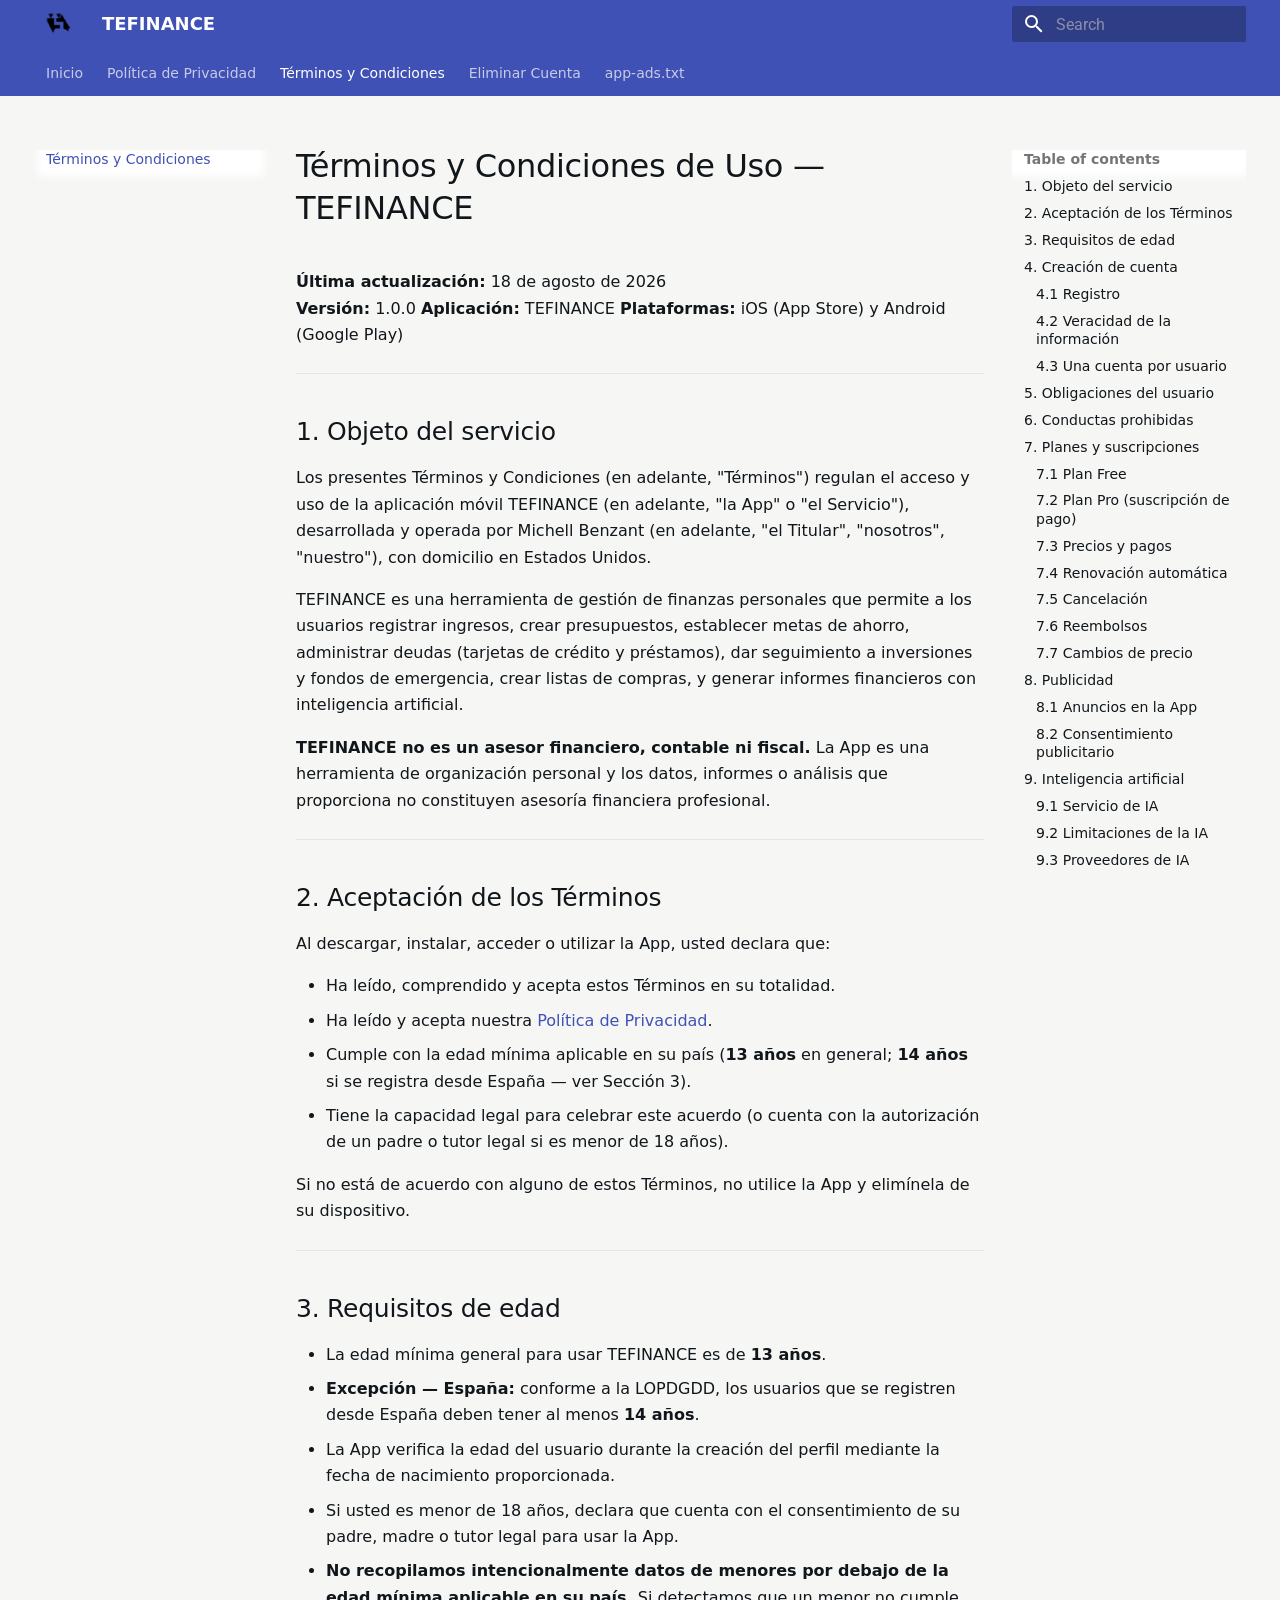
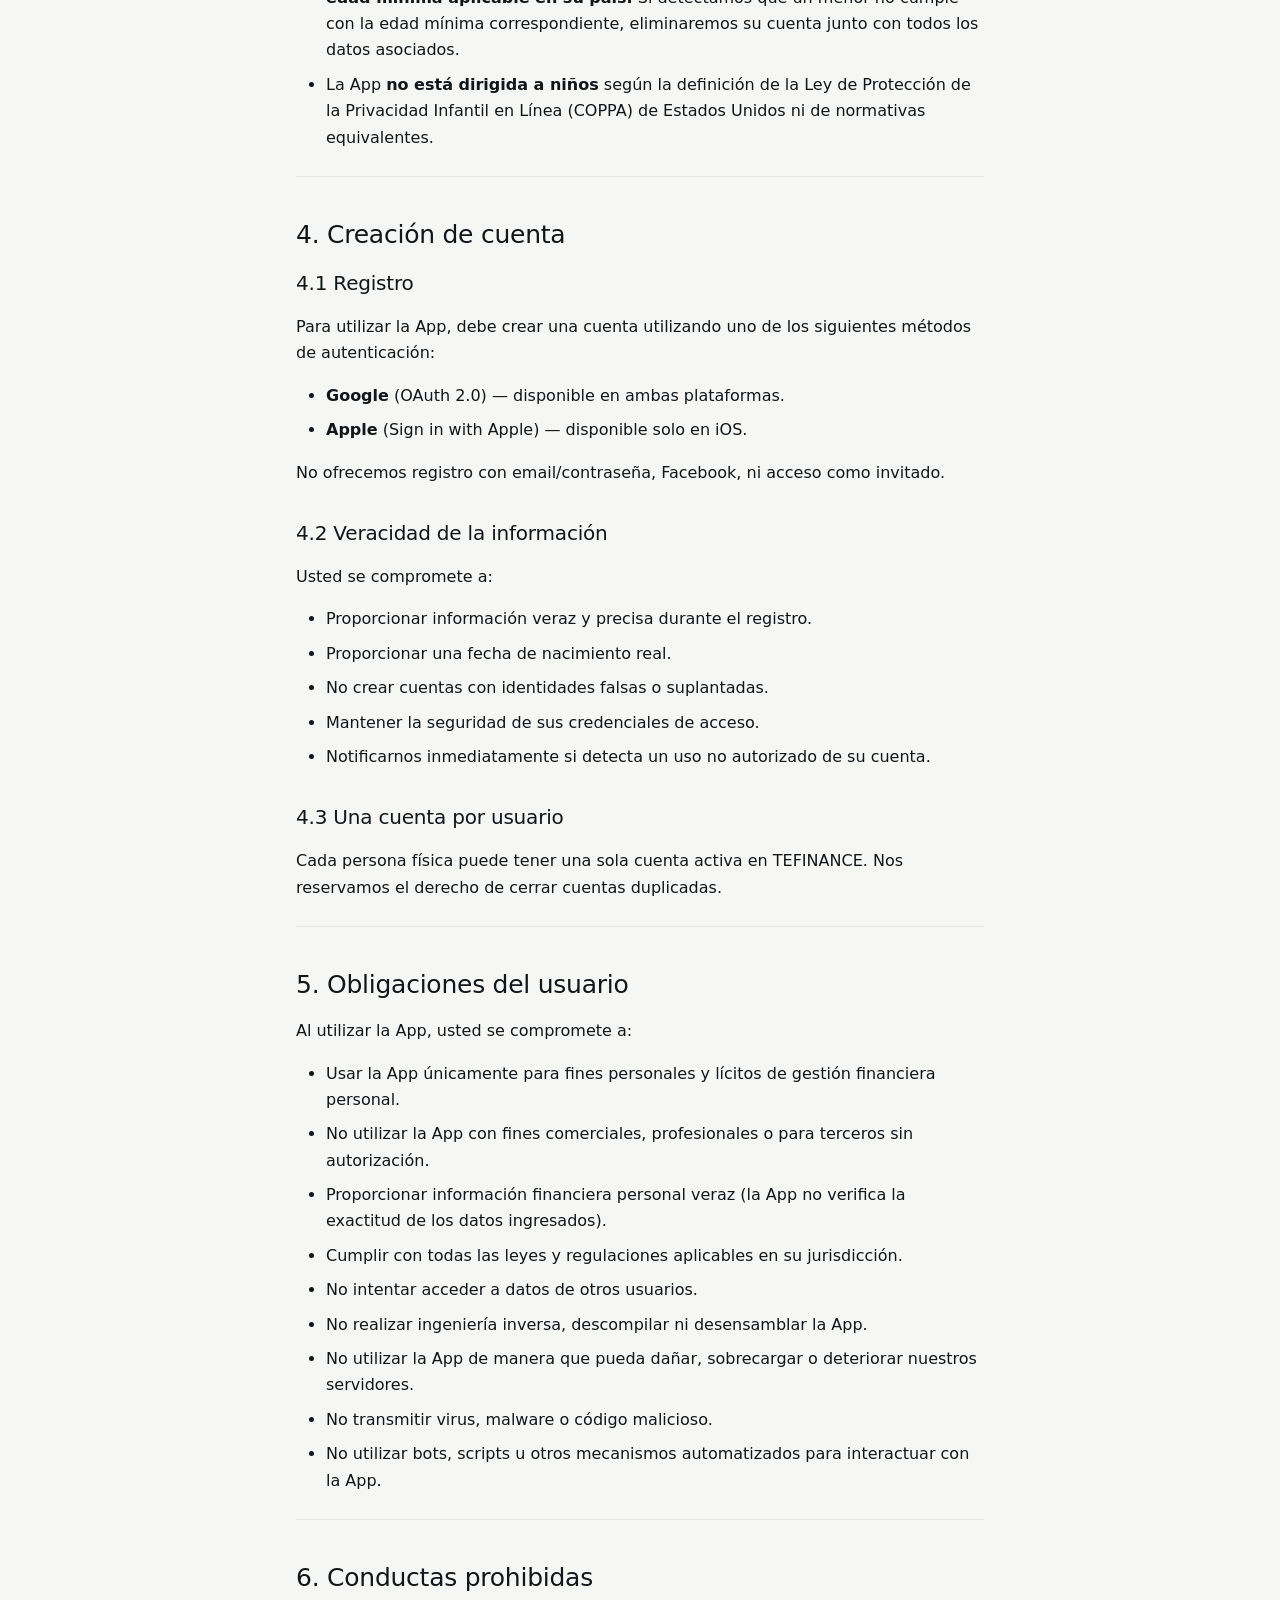
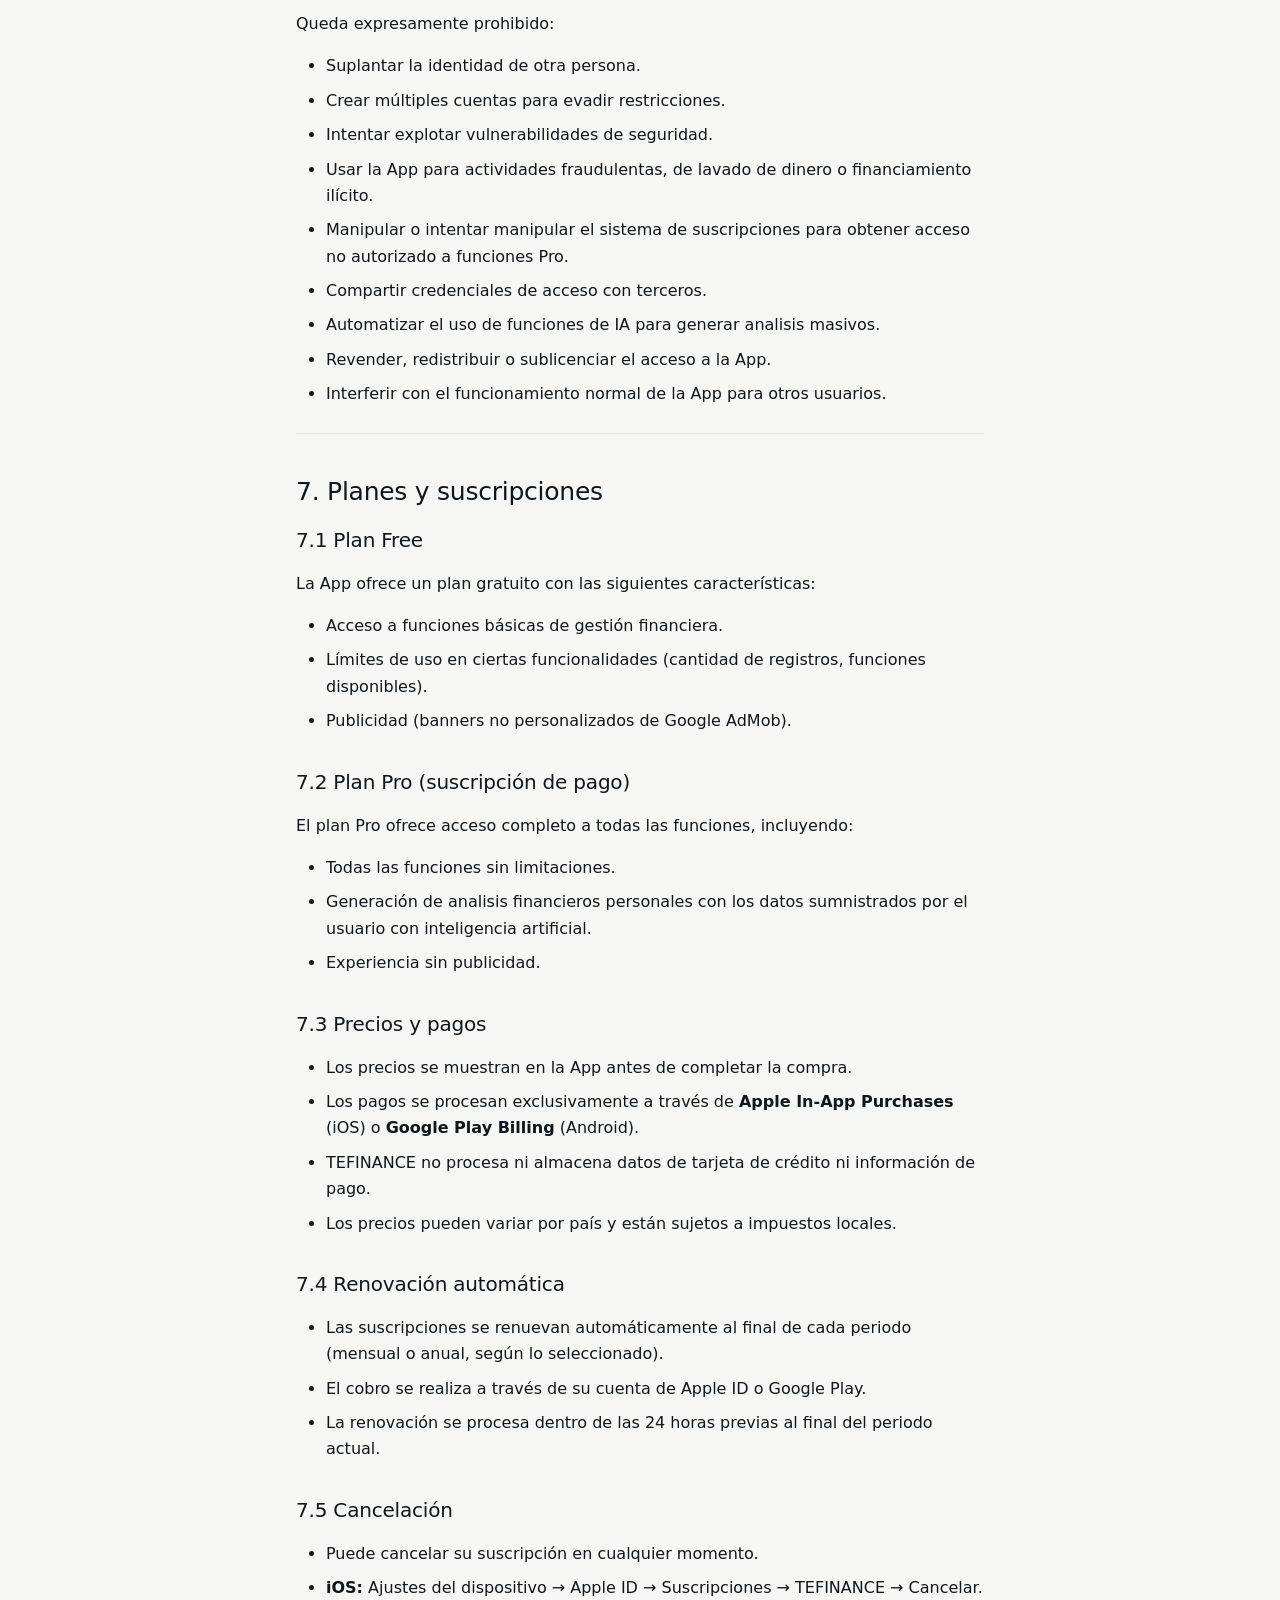
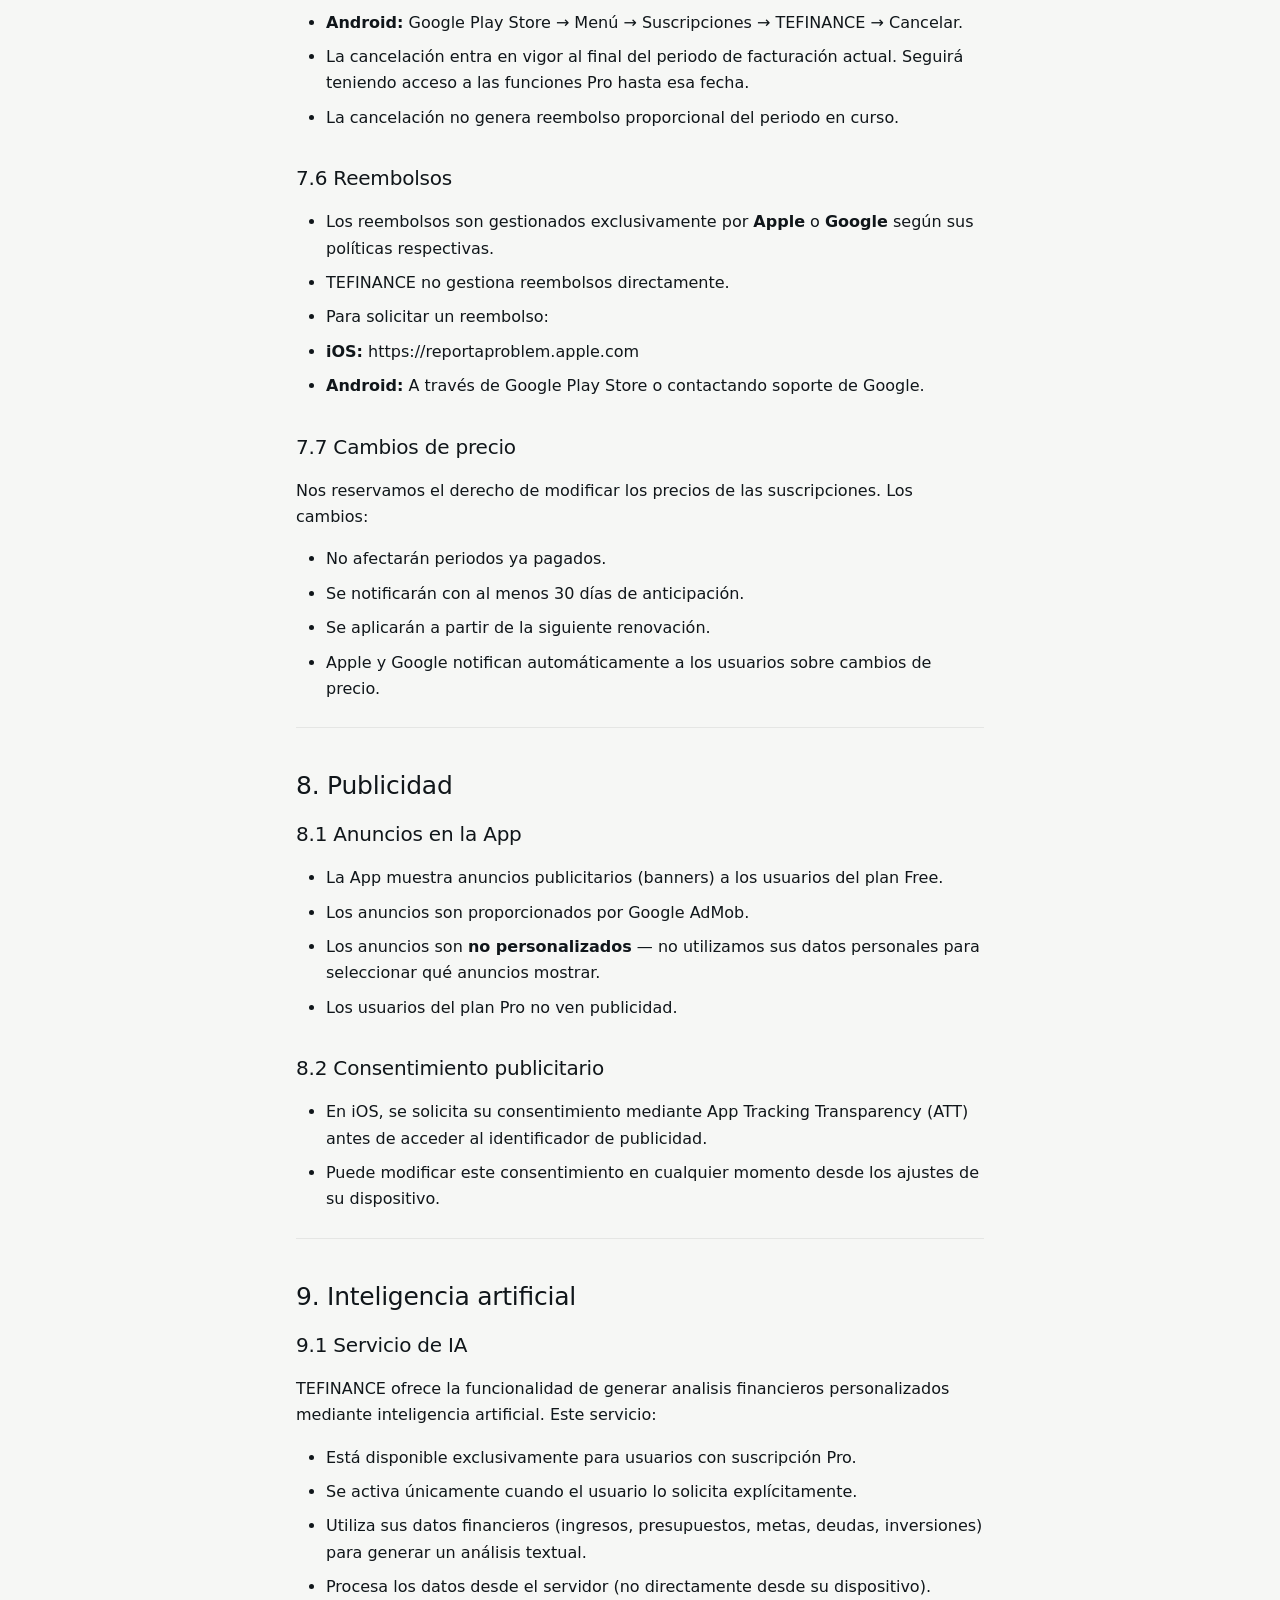
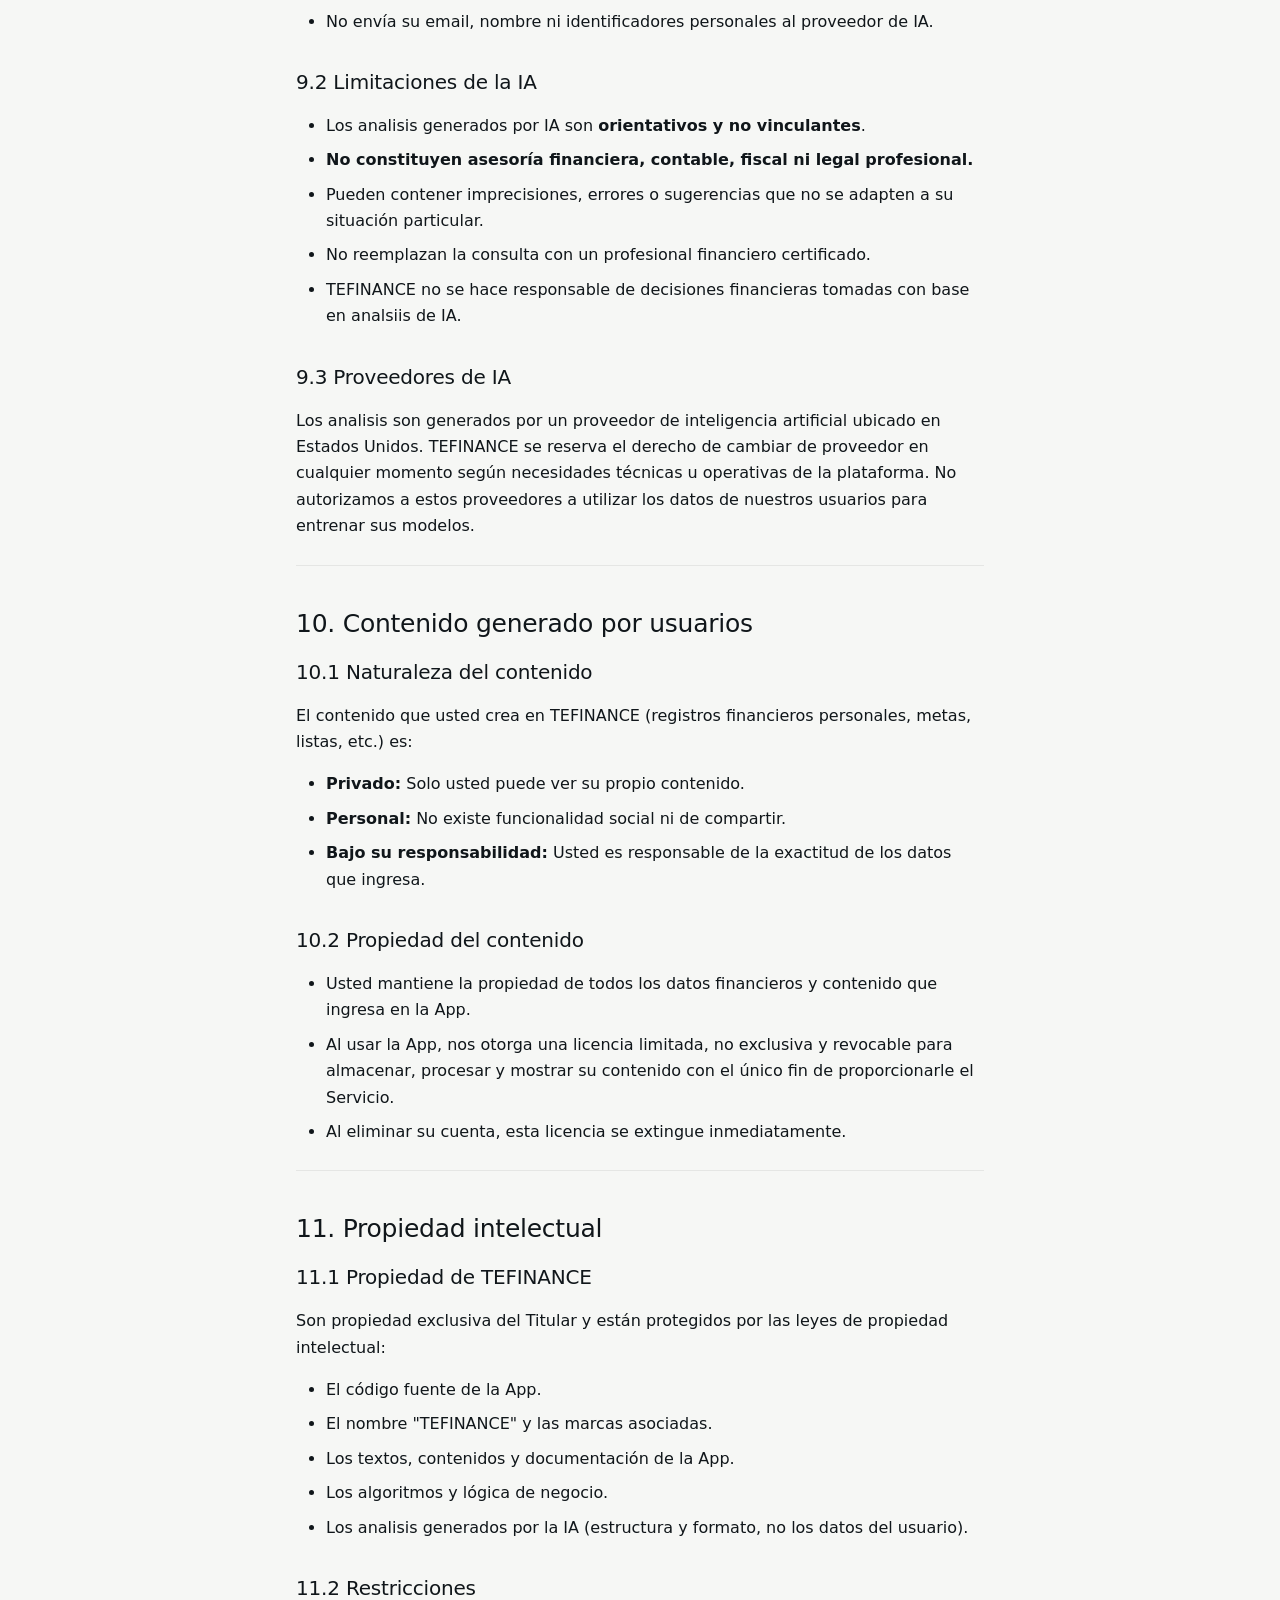
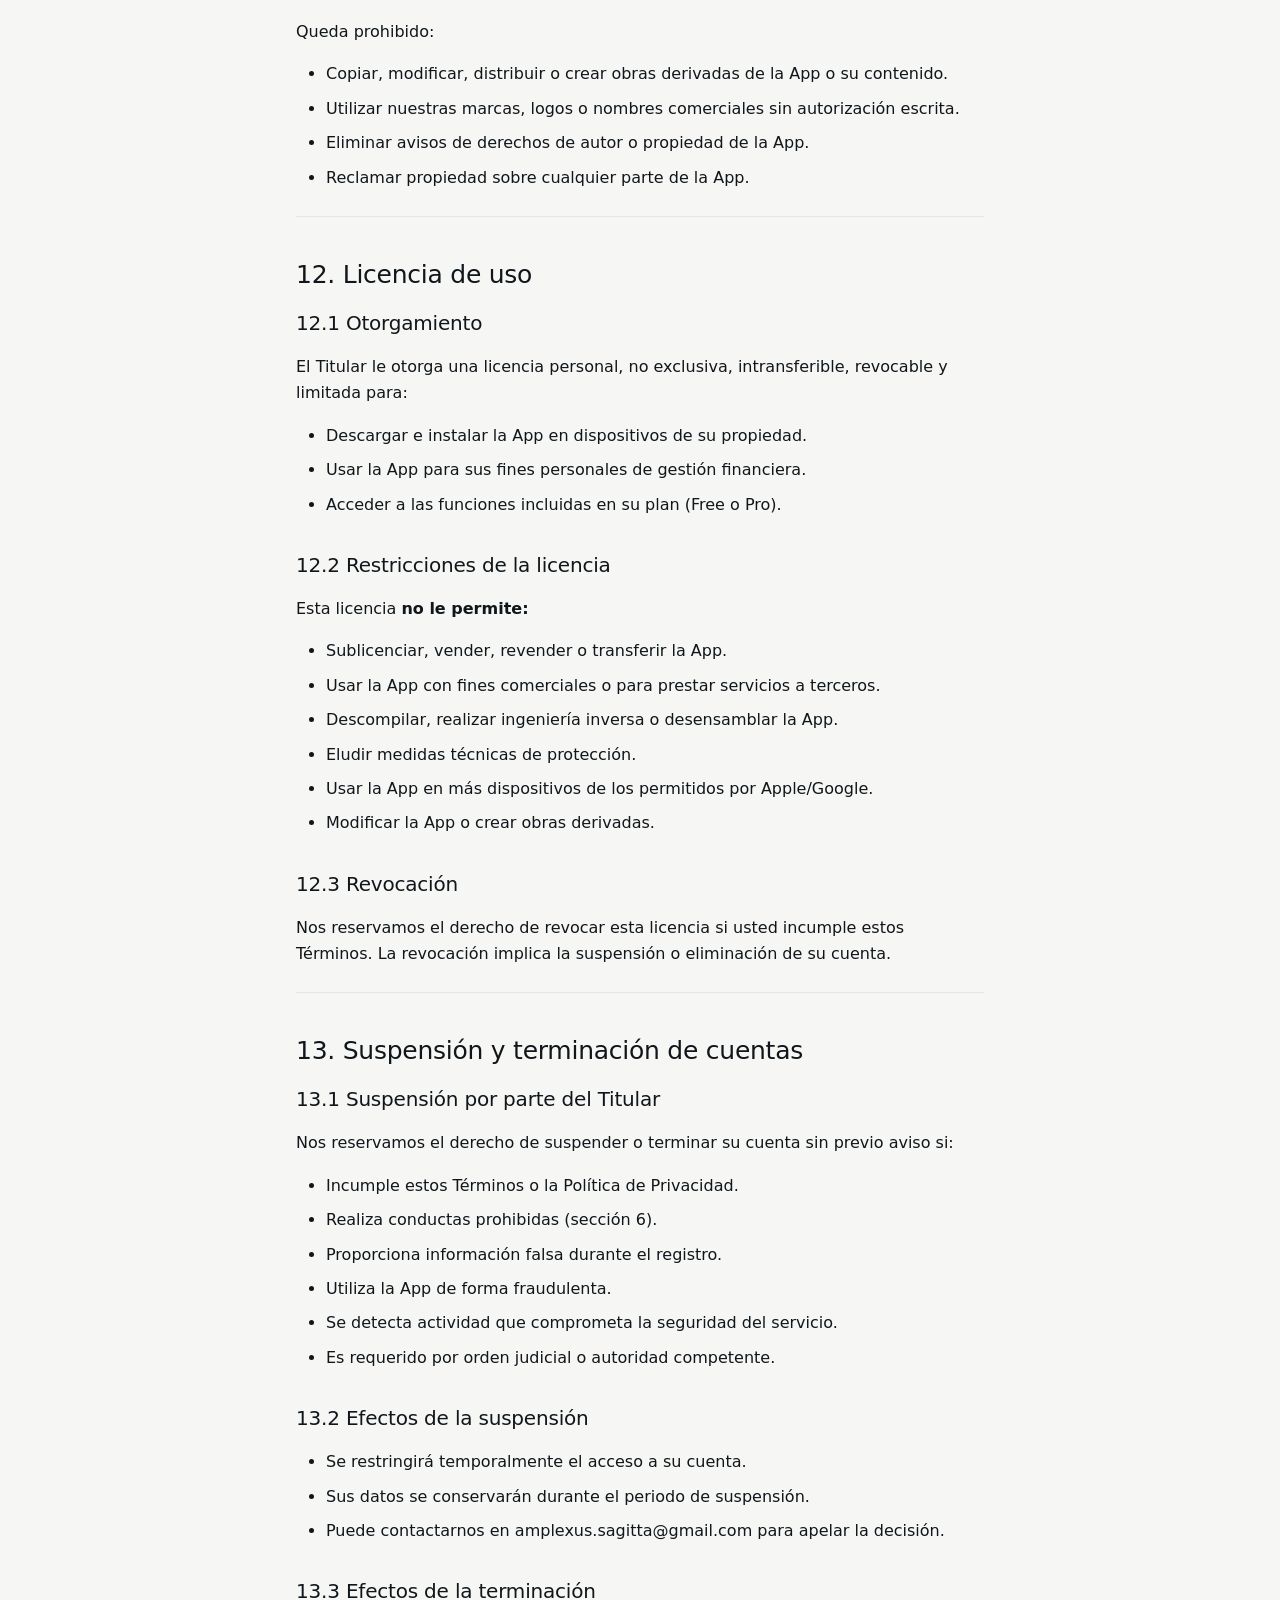
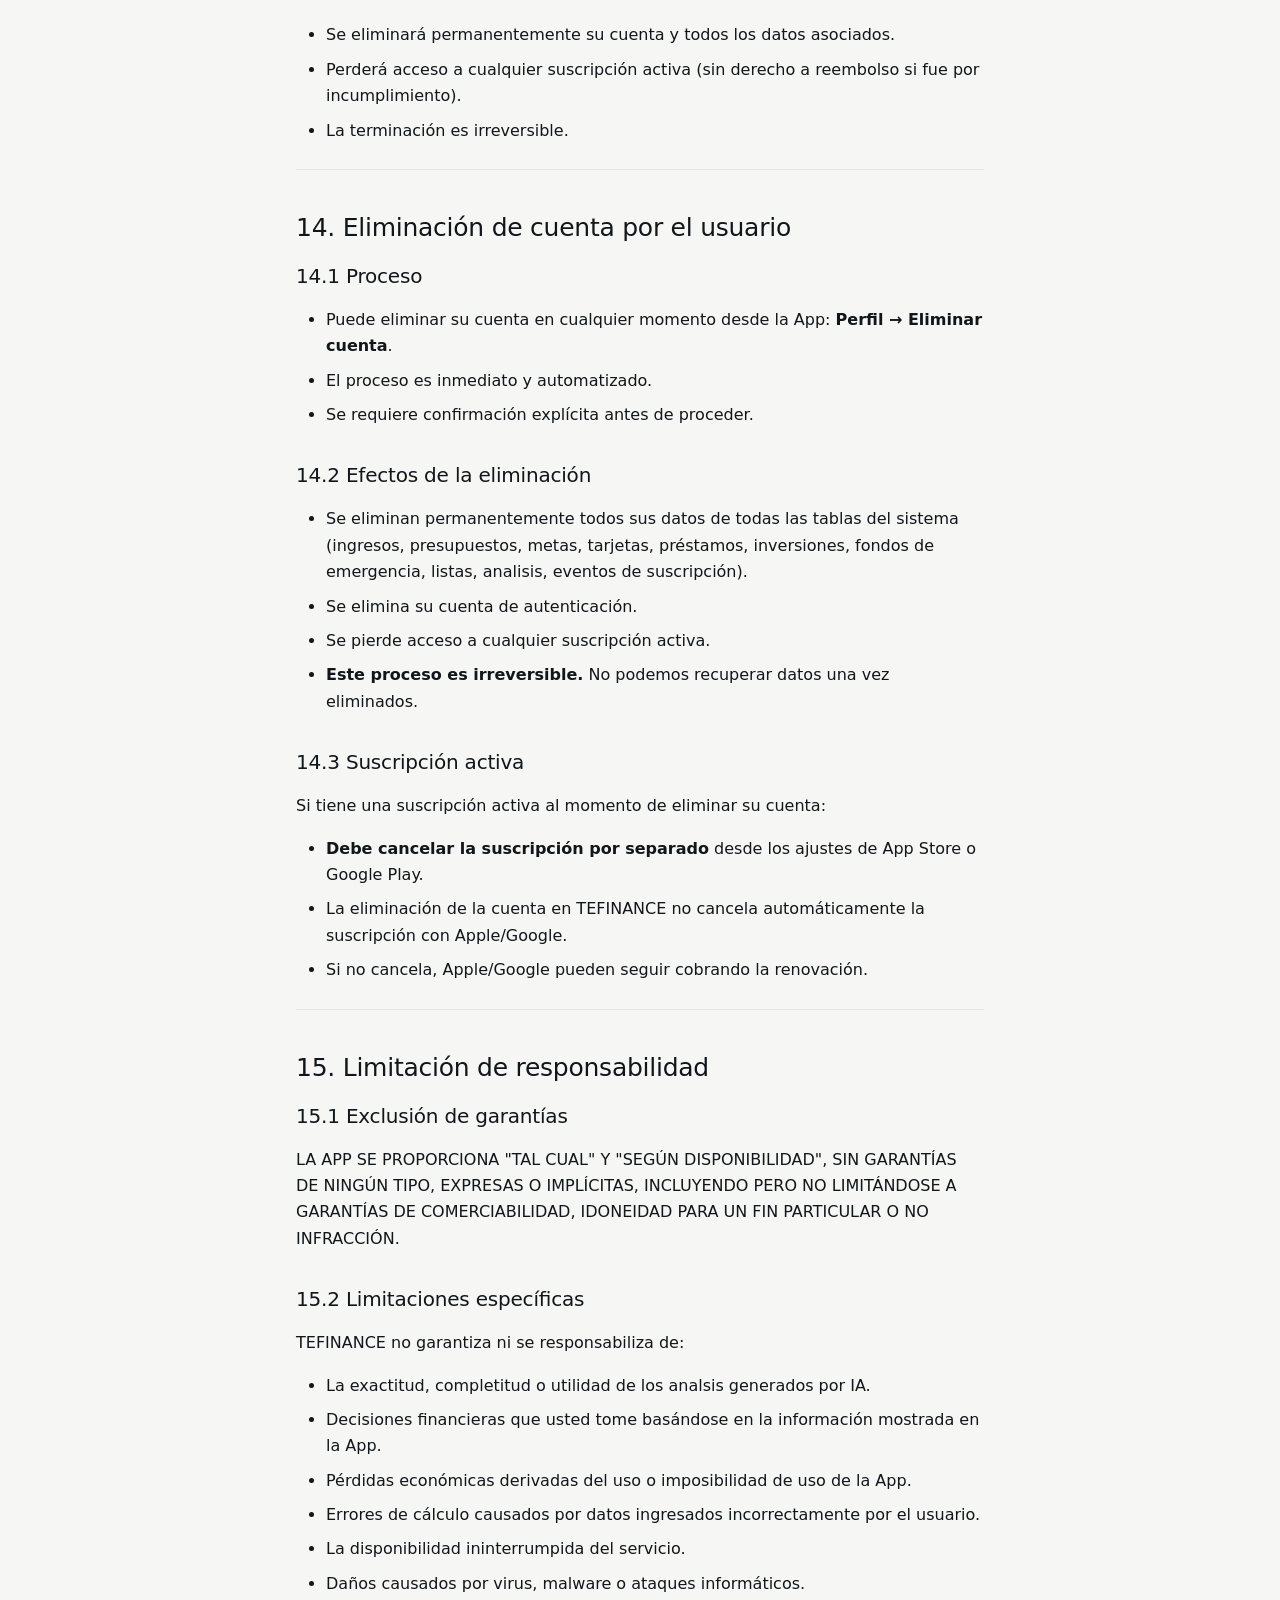
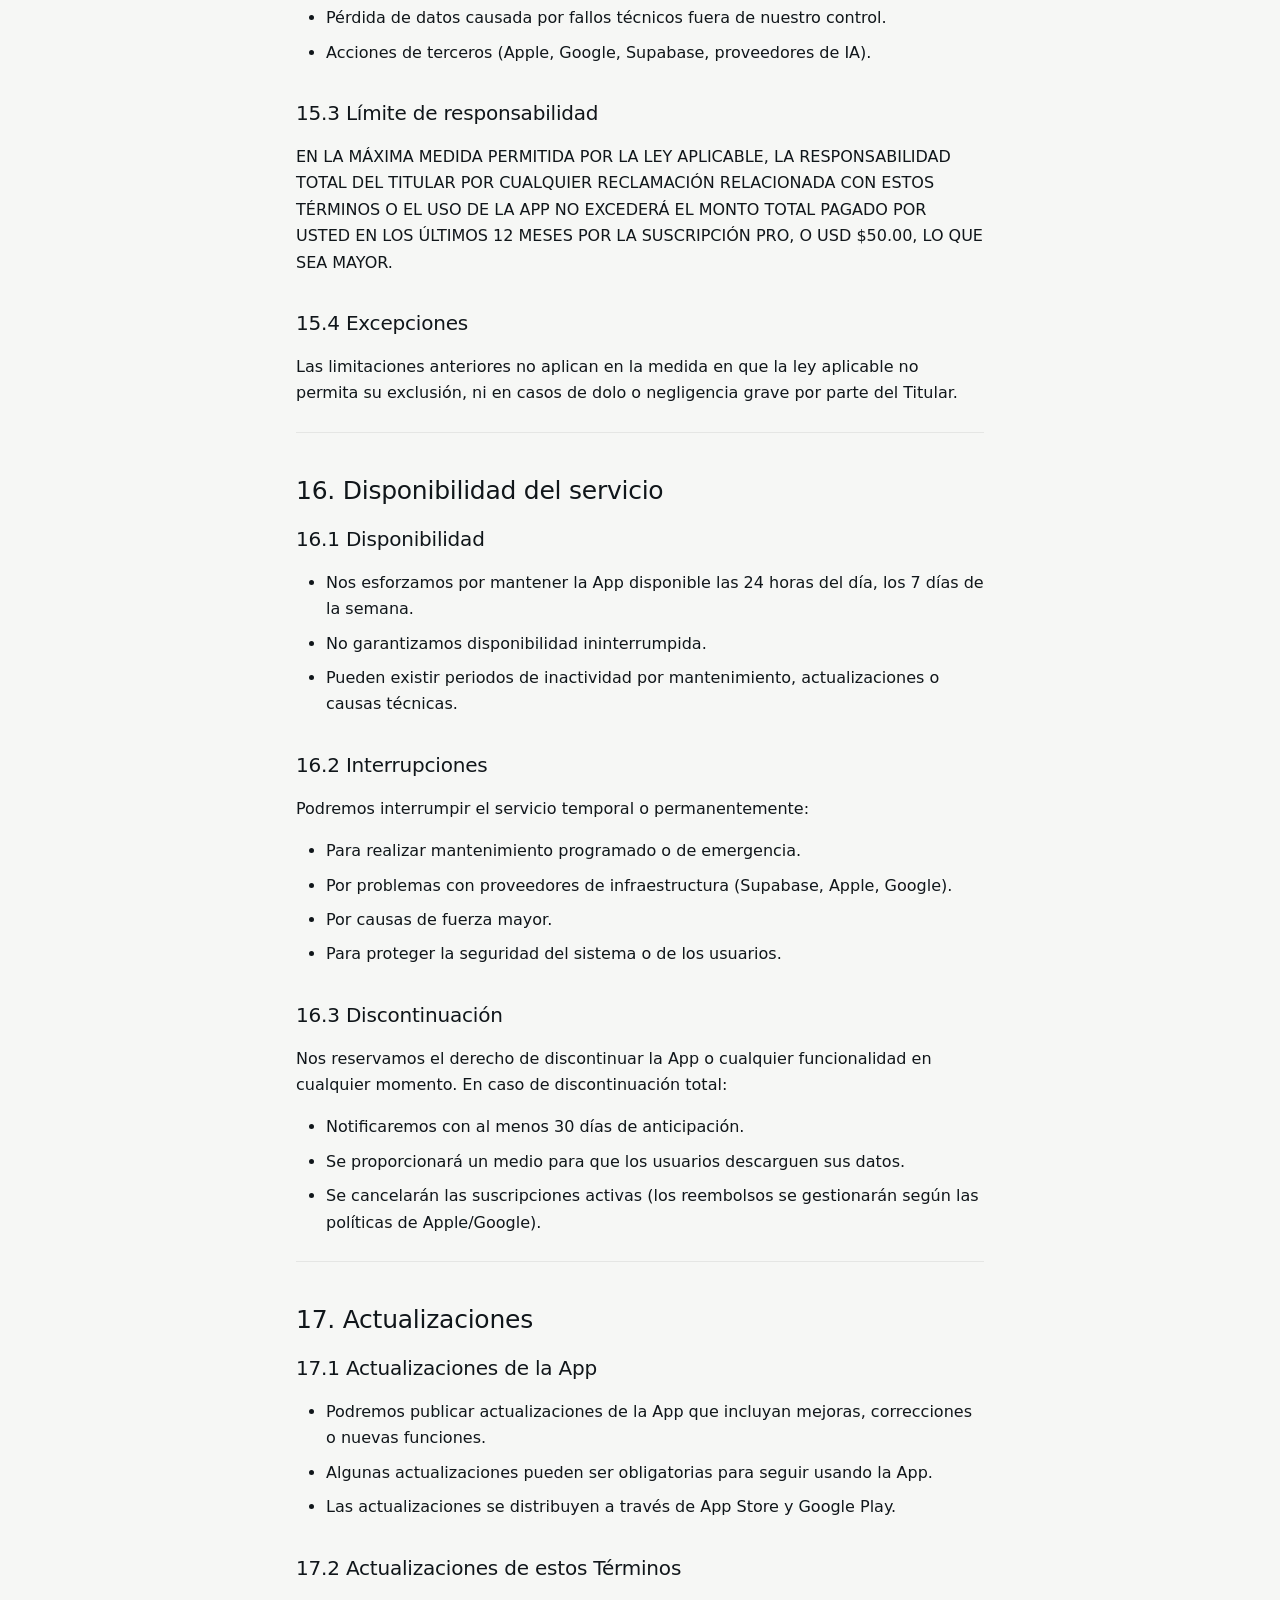
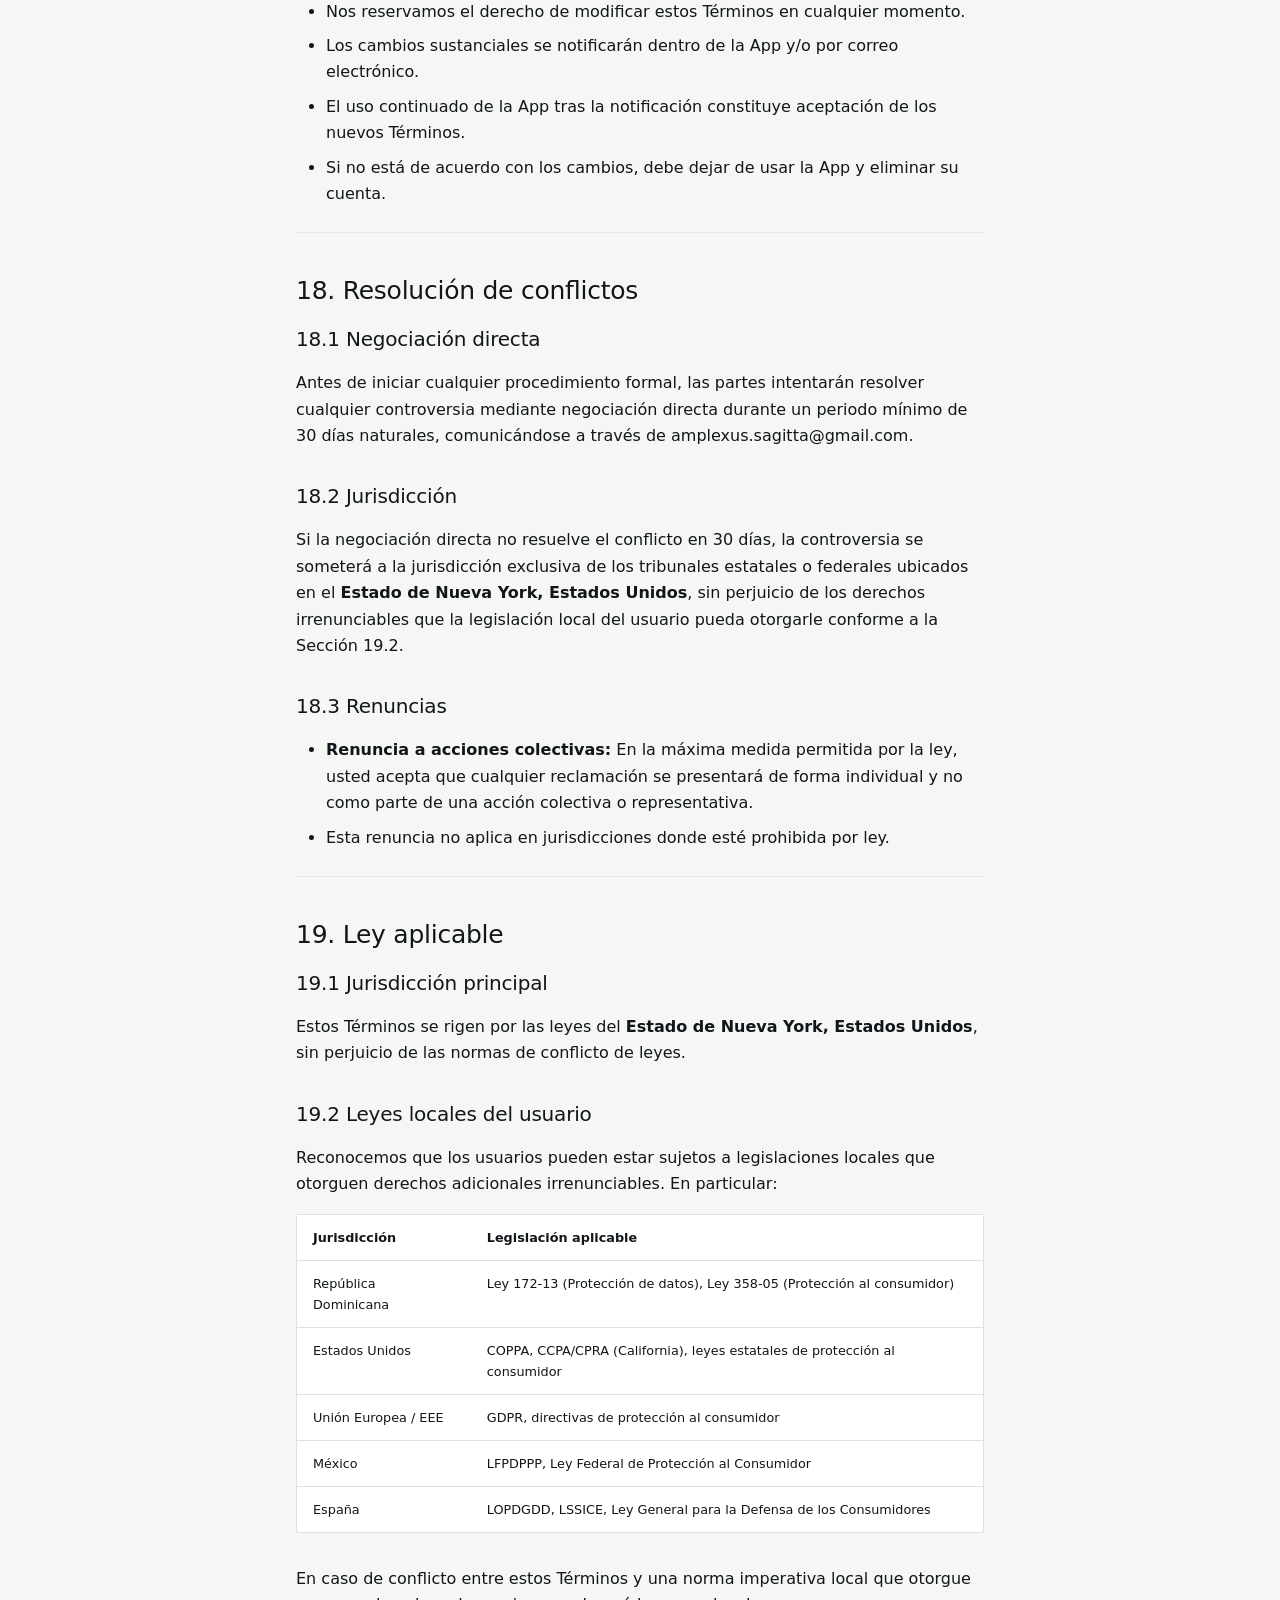
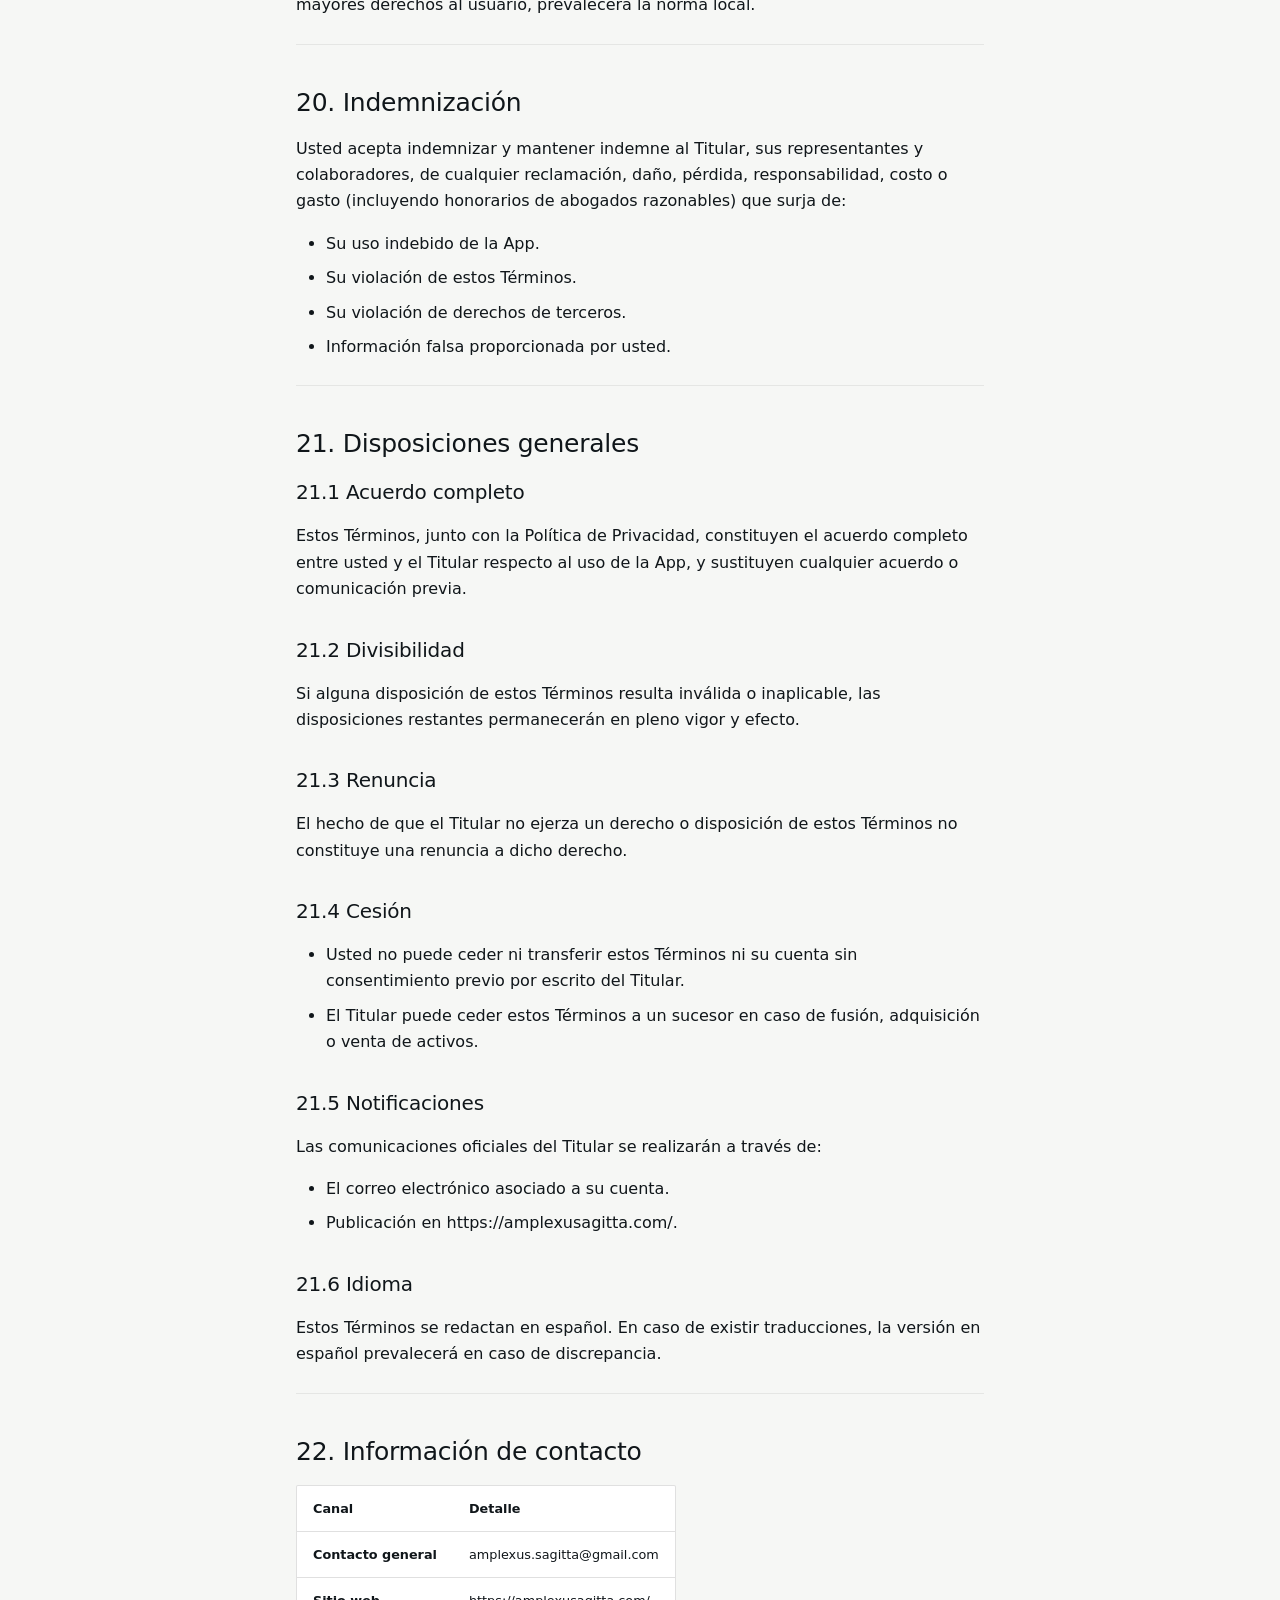
<file: terminos/index.html>
<!doctype html>
<html lang="en" class="no-js">
  <head>
    
      <meta charset="utf-8">
      <meta name="viewport" content="width=device-width,initial-scale=1">
      
        <meta name="description" content="App de finanzas personales para organizar ingresos, presupuestos, metas de ahorro y deudas.">
      
      
        <meta name="author" content="MBL Development">
      
      
        <link rel="canonical" href="https://amplexusagitta.com/terminos/">
      
      
        <link rel="prev" href="../privacidad/">
      
      
        <link rel="next" href="../eliminar-cuenta/">
      
      
        
      
      
      <link rel="icon" href="../assets/favicon.ico">
      <meta name="generator" content="mkdocs-1.6.1, mkdocs-material-9.7.7">
    
    
      
        <title>Términos y Condiciones - TEFINANCE</title>
      
    
    
      <link rel="stylesheet" href="../assets/stylesheets/main.ec1eaa64.min.css">
      
        
        <link rel="stylesheet" href="../assets/stylesheets/palette.ab4e12ef.min.css">
      
      


    
    
      
    
    
      
        
        
        <link rel="preconnect" href="https://fonts.gstatic.com" crossorigin>
        <link rel="stylesheet" href="https://fonts.googleapis.com/css?family=Roboto:300,300i,400,400i,700,700i%7CRoboto+Mono:400,400i,700,700i&display=fallback">
        <style>:root{--md-text-font:"Roboto";--md-code-font:"Roboto Mono"}</style>
      
    
    
      <link rel="stylesheet" href="../assets/extra.css">
    
    <script>__md_scope=new URL("..",location),__md_hash=e=>[...e].reduce(((e,_)=>(e<<5)-e+_.charCodeAt(0)),0),__md_get=(e,_=localStorage,t=__md_scope)=>JSON.parse(_.getItem(t.pathname+"."+e)),__md_set=(e,_,t=localStorage,a=__md_scope)=>{try{t.setItem(a.pathname+"."+e,JSON.stringify(_))}catch(e){}}</script>
    
      

    
    
  </head>
  
  
    
    
    
    
    
    <body dir="ltr" data-md-color-scheme="default" data-md-color-primary="indigo" data-md-color-accent="indigo">
  
    
    <input class="md-toggle" data-md-toggle="drawer" type="checkbox" id="__drawer" autocomplete="off">
    <input class="md-toggle" data-md-toggle="search" type="checkbox" id="__search" autocomplete="off">
    <label class="md-overlay" for="__drawer"></label>
    <div data-md-component="skip">
      
        
        <a href="#terminos-y-condiciones-de-uso-tefinance" class="md-skip">
          Skip to content
        </a>
      
    </div>
    <div data-md-component="announce">
      
    </div>
    
    
      

<header class="md-header" data-md-component="header">
  <nav class="md-header__inner md-grid" aria-label="Header">
    <a href=".." title="TEFINANCE" class="md-header__button md-logo" aria-label="TEFINANCE" data-md-component="logo">
      
  <img src="../assets/logo.png" alt="logo">

    </a>
    <label class="md-header__button md-icon" for="__drawer">
      
      <svg xmlns="http://www.w3.org/2000/svg" viewBox="0 0 24 24"><path d="M3 6h18v2H3zm0 5h18v2H3zm0 5h18v2H3z"/></svg>
    </label>
    <div class="md-header__title" data-md-component="header-title">
      <div class="md-header__ellipsis">
        <div class="md-header__topic">
          <span class="md-ellipsis">
            TEFINANCE
          </span>
        </div>
        <div class="md-header__topic" data-md-component="header-topic">
          <span class="md-ellipsis">
            
              Términos y Condiciones
            
          </span>
        </div>
      </div>
    </div>
    
      
    
    
    
    
      
      
        <label class="md-header__button md-icon" for="__search">
          
          <svg xmlns="http://www.w3.org/2000/svg" viewBox="0 0 24 24"><path d="M9.5 3A6.5 6.5 0 0 1 16 9.5c0 1.61-.59 3.09-1.56 4.23l.27.27h.79l5 5-1.5 1.5-5-5v-.79l-.27-.27A6.52 6.52 0 0 1 9.5 16 6.5 6.5 0 0 1 3 9.5 6.5 6.5 0 0 1 9.5 3m0 2C7 5 5 7 5 9.5S7 14 9.5 14 14 12 14 9.5 12 5 9.5 5"/></svg>
        </label>
        <div class="md-search" data-md-component="search" role="dialog">
  <label class="md-search__overlay" for="__search"></label>
  <div class="md-search__inner" role="search">
    <form class="md-search__form" name="search">
      <input type="text" class="md-search__input" name="query" aria-label="Search" placeholder="Search" autocapitalize="off" autocorrect="off" autocomplete="off" spellcheck="false" data-md-component="search-query" required>
      <label class="md-search__icon md-icon" for="__search">
        
        <svg xmlns="http://www.w3.org/2000/svg" viewBox="0 0 24 24"><path d="M9.5 3A6.5 6.5 0 0 1 16 9.5c0 1.61-.59 3.09-1.56 4.23l.27.27h.79l5 5-1.5 1.5-5-5v-.79l-.27-.27A6.52 6.52 0 0 1 9.5 16 6.5 6.5 0 0 1 3 9.5 6.5 6.5 0 0 1 9.5 3m0 2C7 5 5 7 5 9.5S7 14 9.5 14 14 12 14 9.5 12 5 9.5 5"/></svg>
        
        <svg xmlns="http://www.w3.org/2000/svg" viewBox="0 0 24 24"><path d="M20 11v2H8l5.5 5.5-1.42 1.42L4.16 12l7.92-7.92L13.5 5.5 8 11z"/></svg>
      </label>
      <nav class="md-search__options" aria-label="Search">
        
          <a href="javascript:void(0)" class="md-search__icon md-icon" title="Share" aria-label="Share" data-clipboard data-clipboard-text="" data-md-component="search-share" tabindex="-1">
            
            <svg xmlns="http://www.w3.org/2000/svg" viewBox="0 0 24 24"><path d="M18 16.08c-.76 0-1.44.3-1.96.77L8.91 12.7c.05-.23.09-.46.09-.7s-.04-.47-.09-.7l7.05-4.11c.54.5 1.25.81 2.04.81a3 3 0 0 0 3-3 3 3 0 0 0-3-3 3 3 0 0 0-3 3c0 .24.04.47.09.7L8.04 9.81C7.5 9.31 6.79 9 6 9a3 3 0 0 0-3 3 3 3 0 0 0 3 3c.79 0 1.5-.31 2.04-.81l7.12 4.15c-.05.21-.08.43-.08.66 0 1.61 1.31 2.91 2.92 2.91s2.92-1.3 2.92-2.91A2.92 2.92 0 0 0 18 16.08"/></svg>
          </a>
        
        <button type="reset" class="md-search__icon md-icon" title="Clear" aria-label="Clear" tabindex="-1">
          
          <svg xmlns="http://www.w3.org/2000/svg" viewBox="0 0 24 24"><path d="M19 6.41 17.59 5 12 10.59 6.41 5 5 6.41 10.59 12 5 17.59 6.41 19 12 13.41 17.59 19 19 17.59 13.41 12z"/></svg>
        </button>
      </nav>
      
    </form>
    <div class="md-search__output">
      <div class="md-search__scrollwrap" tabindex="0" data-md-scrollfix>
        <div class="md-search-result" data-md-component="search-result">
          <div class="md-search-result__meta">
            Initializing search
          </div>
          <ol class="md-search-result__list" role="presentation"></ol>
        </div>
      </div>
    </div>
  </div>
</div>
      
    
    
  </nav>
  
</header>
    
    <div class="md-container" data-md-component="container">
      
      
        
          
            
<nav class="md-tabs" aria-label="Tabs" data-md-component="tabs">
  <div class="md-grid">
    <ul class="md-tabs__list">
      
        
  
  
  
  
    <li class="md-tabs__item">
      <a href=".." class="md-tabs__link">
        
  
  
    
  
  Inicio

      </a>
    </li>
  

      
        
  
  
  
  
    <li class="md-tabs__item">
      <a href="../privacidad/" class="md-tabs__link">
        
  
  
    
  
  Política de Privacidad

      </a>
    </li>
  

      
        
  
  
  
    
  
  
    <li class="md-tabs__item md-tabs__item--active">
      <a href="./" class="md-tabs__link">
        
  
  
    
  
  Términos y Condiciones

      </a>
    </li>
  

      
        
  
  
  
  
    <li class="md-tabs__item">
      <a href="../eliminar-cuenta/" class="md-tabs__link">
        
  
  
    
  
  Eliminar Cuenta

      </a>
    </li>
  

      
        
  
  
  
  
    <li class="md-tabs__item">
      <a href="../app-ads.txt" class="md-tabs__link">
        
  
  
    
  
  app-ads.txt

      </a>
    </li>
  

      
    </ul>
  </div>
</nav>
          
        
      
      <main class="md-main" data-md-component="main">
        <div class="md-main__inner md-grid">
          
            
              
              <div class="md-sidebar md-sidebar--primary" data-md-component="sidebar" data-md-type="navigation" >
                <div class="md-sidebar__scrollwrap">
                  <div class="md-sidebar__inner">
                    


  


<nav class="md-nav md-nav--primary md-nav--lifted" aria-label="Navigation" data-md-level="0">
  <label class="md-nav__title" for="__drawer">
    <a href=".." title="TEFINANCE" class="md-nav__button md-logo" aria-label="TEFINANCE" data-md-component="logo">
      
  <img src="../assets/logo.png" alt="logo">

    </a>
    TEFINANCE
  </label>
  
  <ul class="md-nav__list" data-md-scrollfix>
    
      
      
  
  
  
  
    <li class="md-nav__item">
      <a href=".." class="md-nav__link">
        
  
  
  <span class="md-ellipsis">
    
  
    Inicio
  

    
  </span>
  
  

      </a>
    </li>
  

    
      
      
  
  
  
  
    <li class="md-nav__item">
      <a href="../privacidad/" class="md-nav__link">
        
  
  
  <span class="md-ellipsis">
    
  
    Política de Privacidad
  

    
  </span>
  
  

      </a>
    </li>
  

    
      
      
  
  
    
  
  
  
    <li class="md-nav__item md-nav__item--active">
      
      <input class="md-nav__toggle md-toggle" type="checkbox" id="__toc">
      
      
        
      
      
        <label class="md-nav__link md-nav__link--active" for="__toc">
          
  
  
  <span class="md-ellipsis">
    
  
    Términos y Condiciones
  

    
  </span>
  
  

          <span class="md-nav__icon md-icon"></span>
        </label>
      
      <a href="./" class="md-nav__link md-nav__link--active">
        
  
  
  <span class="md-ellipsis">
    
  
    Términos y Condiciones
  

    
  </span>
  
  

      </a>
      
        

<nav class="md-nav md-nav--secondary" aria-label="Table of contents">
  
  
  
    
  
  
    <label class="md-nav__title" for="__toc">
      <span class="md-nav__icon md-icon"></span>
      Table of contents
    </label>
    <ul class="md-nav__list" data-md-component="toc" data-md-scrollfix>
      
        <li class="md-nav__item">
  <a href="#1-objeto-del-servicio" class="md-nav__link">
    <span class="md-ellipsis">
      
        1. Objeto del servicio
      
    </span>
  </a>
  
</li>
      
        <li class="md-nav__item">
  <a href="#2-aceptacion-de-los-terminos" class="md-nav__link">
    <span class="md-ellipsis">
      
        2. Aceptación de los Términos
      
    </span>
  </a>
  
</li>
      
        <li class="md-nav__item">
  <a href="#3-requisitos-de-edad" class="md-nav__link">
    <span class="md-ellipsis">
      
        3. Requisitos de edad
      
    </span>
  </a>
  
</li>
      
        <li class="md-nav__item">
  <a href="#4-creacion-de-cuenta" class="md-nav__link">
    <span class="md-ellipsis">
      
        4. Creación de cuenta
      
    </span>
  </a>
  
    <nav class="md-nav" aria-label="4. Creación de cuenta">
      <ul class="md-nav__list">
        
          <li class="md-nav__item">
  <a href="#41-registro" class="md-nav__link">
    <span class="md-ellipsis">
      
        4.1 Registro
      
    </span>
  </a>
  
</li>
        
          <li class="md-nav__item">
  <a href="#42-veracidad-de-la-informacion" class="md-nav__link">
    <span class="md-ellipsis">
      
        4.2 Veracidad de la información
      
    </span>
  </a>
  
</li>
        
          <li class="md-nav__item">
  <a href="#43-una-cuenta-por-usuario" class="md-nav__link">
    <span class="md-ellipsis">
      
        4.3 Una cuenta por usuario
      
    </span>
  </a>
  
</li>
        
      </ul>
    </nav>
  
</li>
      
        <li class="md-nav__item">
  <a href="#5-obligaciones-del-usuario" class="md-nav__link">
    <span class="md-ellipsis">
      
        5. Obligaciones del usuario
      
    </span>
  </a>
  
</li>
      
        <li class="md-nav__item">
  <a href="#6-conductas-prohibidas" class="md-nav__link">
    <span class="md-ellipsis">
      
        6. Conductas prohibidas
      
    </span>
  </a>
  
</li>
      
        <li class="md-nav__item">
  <a href="#7-planes-y-suscripciones" class="md-nav__link">
    <span class="md-ellipsis">
      
        7. Planes y suscripciones
      
    </span>
  </a>
  
    <nav class="md-nav" aria-label="7. Planes y suscripciones">
      <ul class="md-nav__list">
        
          <li class="md-nav__item">
  <a href="#71-plan-free" class="md-nav__link">
    <span class="md-ellipsis">
      
        7.1 Plan Free
      
    </span>
  </a>
  
</li>
        
          <li class="md-nav__item">
  <a href="#72-plan-pro-suscripcion-de-pago" class="md-nav__link">
    <span class="md-ellipsis">
      
        7.2 Plan Pro (suscripción de pago)
      
    </span>
  </a>
  
</li>
        
          <li class="md-nav__item">
  <a href="#73-precios-y-pagos" class="md-nav__link">
    <span class="md-ellipsis">
      
        7.3 Precios y pagos
      
    </span>
  </a>
  
</li>
        
          <li class="md-nav__item">
  <a href="#74-renovacion-automatica" class="md-nav__link">
    <span class="md-ellipsis">
      
        7.4 Renovación automática
      
    </span>
  </a>
  
</li>
        
          <li class="md-nav__item">
  <a href="#75-cancelacion" class="md-nav__link">
    <span class="md-ellipsis">
      
        7.5 Cancelación
      
    </span>
  </a>
  
</li>
        
          <li class="md-nav__item">
  <a href="#76-reembolsos" class="md-nav__link">
    <span class="md-ellipsis">
      
        7.6 Reembolsos
      
    </span>
  </a>
  
</li>
        
          <li class="md-nav__item">
  <a href="#77-cambios-de-precio" class="md-nav__link">
    <span class="md-ellipsis">
      
        7.7 Cambios de precio
      
    </span>
  </a>
  
</li>
        
      </ul>
    </nav>
  
</li>
      
        <li class="md-nav__item">
  <a href="#8-publicidad" class="md-nav__link">
    <span class="md-ellipsis">
      
        8. Publicidad
      
    </span>
  </a>
  
    <nav class="md-nav" aria-label="8. Publicidad">
      <ul class="md-nav__list">
        
          <li class="md-nav__item">
  <a href="#81-anuncios-en-la-app" class="md-nav__link">
    <span class="md-ellipsis">
      
        8.1 Anuncios en la App
      
    </span>
  </a>
  
</li>
        
          <li class="md-nav__item">
  <a href="#82-consentimiento-publicitario" class="md-nav__link">
    <span class="md-ellipsis">
      
        8.2 Consentimiento publicitario
      
    </span>
  </a>
  
</li>
        
      </ul>
    </nav>
  
</li>
      
        <li class="md-nav__item">
  <a href="#9-inteligencia-artificial" class="md-nav__link">
    <span class="md-ellipsis">
      
        9. Inteligencia artificial
      
    </span>
  </a>
  
    <nav class="md-nav" aria-label="9. Inteligencia artificial">
      <ul class="md-nav__list">
        
          <li class="md-nav__item">
  <a href="#91-servicio-de-ia" class="md-nav__link">
    <span class="md-ellipsis">
      
        9.1 Servicio de IA
      
    </span>
  </a>
  
</li>
        
          <li class="md-nav__item">
  <a href="#92-limitaciones-de-la-ia" class="md-nav__link">
    <span class="md-ellipsis">
      
        9.2 Limitaciones de la IA
      
    </span>
  </a>
  
</li>
        
          <li class="md-nav__item">
  <a href="#93-proveedores-de-ia" class="md-nav__link">
    <span class="md-ellipsis">
      
        9.3 Proveedores de IA
      
    </span>
  </a>
  
</li>
        
      </ul>
    </nav>
  
</li>
      
        <li class="md-nav__item">
  <a href="#10-contenido-generado-por-usuarios" class="md-nav__link">
    <span class="md-ellipsis">
      
        10. Contenido generado por usuarios
      
    </span>
  </a>
  
    <nav class="md-nav" aria-label="10. Contenido generado por usuarios">
      <ul class="md-nav__list">
        
          <li class="md-nav__item">
  <a href="#101-naturaleza-del-contenido" class="md-nav__link">
    <span class="md-ellipsis">
      
        10.1 Naturaleza del contenido
      
    </span>
  </a>
  
</li>
        
          <li class="md-nav__item">
  <a href="#102-propiedad-del-contenido" class="md-nav__link">
    <span class="md-ellipsis">
      
        10.2 Propiedad del contenido
      
    </span>
  </a>
  
</li>
        
      </ul>
    </nav>
  
</li>
      
        <li class="md-nav__item">
  <a href="#11-propiedad-intelectual" class="md-nav__link">
    <span class="md-ellipsis">
      
        11. Propiedad intelectual
      
    </span>
  </a>
  
    <nav class="md-nav" aria-label="11. Propiedad intelectual">
      <ul class="md-nav__list">
        
          <li class="md-nav__item">
  <a href="#111-propiedad-de-tefinance" class="md-nav__link">
    <span class="md-ellipsis">
      
        11.1 Propiedad de TEFINANCE
      
    </span>
  </a>
  
</li>
        
          <li class="md-nav__item">
  <a href="#112-restricciones" class="md-nav__link">
    <span class="md-ellipsis">
      
        11.2 Restricciones
      
    </span>
  </a>
  
</li>
        
      </ul>
    </nav>
  
</li>
      
        <li class="md-nav__item">
  <a href="#12-licencia-de-uso" class="md-nav__link">
    <span class="md-ellipsis">
      
        12. Licencia de uso
      
    </span>
  </a>
  
    <nav class="md-nav" aria-label="12. Licencia de uso">
      <ul class="md-nav__list">
        
          <li class="md-nav__item">
  <a href="#121-otorgamiento" class="md-nav__link">
    <span class="md-ellipsis">
      
        12.1 Otorgamiento
      
    </span>
  </a>
  
</li>
        
          <li class="md-nav__item">
  <a href="#122-restricciones-de-la-licencia" class="md-nav__link">
    <span class="md-ellipsis">
      
        12.2 Restricciones de la licencia
      
    </span>
  </a>
  
</li>
        
          <li class="md-nav__item">
  <a href="#123-revocacion" class="md-nav__link">
    <span class="md-ellipsis">
      
        12.3 Revocación
      
    </span>
  </a>
  
</li>
        
      </ul>
    </nav>
  
</li>
      
        <li class="md-nav__item">
  <a href="#13-suspension-y-terminacion-de-cuentas" class="md-nav__link">
    <span class="md-ellipsis">
      
        13. Suspensión y terminación de cuentas
      
    </span>
  </a>
  
    <nav class="md-nav" aria-label="13. Suspensión y terminación de cuentas">
      <ul class="md-nav__list">
        
          <li class="md-nav__item">
  <a href="#131-suspension-por-parte-del-titular" class="md-nav__link">
    <span class="md-ellipsis">
      
        13.1 Suspensión por parte del Titular
      
    </span>
  </a>
  
</li>
        
          <li class="md-nav__item">
  <a href="#132-efectos-de-la-suspension" class="md-nav__link">
    <span class="md-ellipsis">
      
        13.2 Efectos de la suspensión
      
    </span>
  </a>
  
</li>
        
          <li class="md-nav__item">
  <a href="#133-efectos-de-la-terminacion" class="md-nav__link">
    <span class="md-ellipsis">
      
        13.3 Efectos de la terminación
      
    </span>
  </a>
  
</li>
        
      </ul>
    </nav>
  
</li>
      
        <li class="md-nav__item">
  <a href="#14-eliminacion-de-cuenta-por-el-usuario" class="md-nav__link">
    <span class="md-ellipsis">
      
        14. Eliminación de cuenta por el usuario
      
    </span>
  </a>
  
    <nav class="md-nav" aria-label="14. Eliminación de cuenta por el usuario">
      <ul class="md-nav__list">
        
          <li class="md-nav__item">
  <a href="#141-proceso" class="md-nav__link">
    <span class="md-ellipsis">
      
        14.1 Proceso
      
    </span>
  </a>
  
</li>
        
          <li class="md-nav__item">
  <a href="#142-efectos-de-la-eliminacion" class="md-nav__link">
    <span class="md-ellipsis">
      
        14.2 Efectos de la eliminación
      
    </span>
  </a>
  
</li>
        
          <li class="md-nav__item">
  <a href="#143-suscripcion-activa" class="md-nav__link">
    <span class="md-ellipsis">
      
        14.3 Suscripción activa
      
    </span>
  </a>
  
</li>
        
      </ul>
    </nav>
  
</li>
      
        <li class="md-nav__item">
  <a href="#15-limitacion-de-responsabilidad" class="md-nav__link">
    <span class="md-ellipsis">
      
        15. Limitación de responsabilidad
      
    </span>
  </a>
  
    <nav class="md-nav" aria-label="15. Limitación de responsabilidad">
      <ul class="md-nav__list">
        
          <li class="md-nav__item">
  <a href="#151-exclusion-de-garantias" class="md-nav__link">
    <span class="md-ellipsis">
      
        15.1 Exclusión de garantías
      
    </span>
  </a>
  
</li>
        
          <li class="md-nav__item">
  <a href="#152-limitaciones-especificas" class="md-nav__link">
    <span class="md-ellipsis">
      
        15.2 Limitaciones específicas
      
    </span>
  </a>
  
</li>
        
          <li class="md-nav__item">
  <a href="#153-limite-de-responsabilidad" class="md-nav__link">
    <span class="md-ellipsis">
      
        15.3 Límite de responsabilidad
      
    </span>
  </a>
  
</li>
        
          <li class="md-nav__item">
  <a href="#154-excepciones" class="md-nav__link">
    <span class="md-ellipsis">
      
        15.4 Excepciones
      
    </span>
  </a>
  
</li>
        
      </ul>
    </nav>
  
</li>
      
        <li class="md-nav__item">
  <a href="#16-disponibilidad-del-servicio" class="md-nav__link">
    <span class="md-ellipsis">
      
        16. Disponibilidad del servicio
      
    </span>
  </a>
  
    <nav class="md-nav" aria-label="16. Disponibilidad del servicio">
      <ul class="md-nav__list">
        
          <li class="md-nav__item">
  <a href="#161-disponibilidad" class="md-nav__link">
    <span class="md-ellipsis">
      
        16.1 Disponibilidad
      
    </span>
  </a>
  
</li>
        
          <li class="md-nav__item">
  <a href="#162-interrupciones" class="md-nav__link">
    <span class="md-ellipsis">
      
        16.2 Interrupciones
      
    </span>
  </a>
  
</li>
        
          <li class="md-nav__item">
  <a href="#163-discontinuacion" class="md-nav__link">
    <span class="md-ellipsis">
      
        16.3 Discontinuación
      
    </span>
  </a>
  
</li>
        
      </ul>
    </nav>
  
</li>
      
        <li class="md-nav__item">
  <a href="#17-actualizaciones" class="md-nav__link">
    <span class="md-ellipsis">
      
        17. Actualizaciones
      
    </span>
  </a>
  
    <nav class="md-nav" aria-label="17. Actualizaciones">
      <ul class="md-nav__list">
        
          <li class="md-nav__item">
  <a href="#171-actualizaciones-de-la-app" class="md-nav__link">
    <span class="md-ellipsis">
      
        17.1 Actualizaciones de la App
      
    </span>
  </a>
  
</li>
        
          <li class="md-nav__item">
  <a href="#172-actualizaciones-de-estos-terminos" class="md-nav__link">
    <span class="md-ellipsis">
      
        17.2 Actualizaciones de estos Términos
      
    </span>
  </a>
  
</li>
        
      </ul>
    </nav>
  
</li>
      
        <li class="md-nav__item">
  <a href="#18-resolucion-de-conflictos" class="md-nav__link">
    <span class="md-ellipsis">
      
        18. Resolución de conflictos
      
    </span>
  </a>
  
    <nav class="md-nav" aria-label="18. Resolución de conflictos">
      <ul class="md-nav__list">
        
          <li class="md-nav__item">
  <a href="#181-negociacion-directa" class="md-nav__link">
    <span class="md-ellipsis">
      
        18.1 Negociación directa
      
    </span>
  </a>
  
</li>
        
          <li class="md-nav__item">
  <a href="#182-jurisdiccion" class="md-nav__link">
    <span class="md-ellipsis">
      
        18.2 Jurisdicción
      
    </span>
  </a>
  
</li>
        
          <li class="md-nav__item">
  <a href="#183-renuncias" class="md-nav__link">
    <span class="md-ellipsis">
      
        18.3 Renuncias
      
    </span>
  </a>
  
</li>
        
      </ul>
    </nav>
  
</li>
      
        <li class="md-nav__item">
  <a href="#19-ley-aplicable" class="md-nav__link">
    <span class="md-ellipsis">
      
        19. Ley aplicable
      
    </span>
  </a>
  
    <nav class="md-nav" aria-label="19. Ley aplicable">
      <ul class="md-nav__list">
        
          <li class="md-nav__item">
  <a href="#191-jurisdiccion-principal" class="md-nav__link">
    <span class="md-ellipsis">
      
        19.1 Jurisdicción principal
      
    </span>
  </a>
  
</li>
        
          <li class="md-nav__item">
  <a href="#192-leyes-locales-del-usuario" class="md-nav__link">
    <span class="md-ellipsis">
      
        19.2 Leyes locales del usuario
      
    </span>
  </a>
  
</li>
        
      </ul>
    </nav>
  
</li>
      
        <li class="md-nav__item">
  <a href="#20-indemnizacion" class="md-nav__link">
    <span class="md-ellipsis">
      
        20. Indemnización
      
    </span>
  </a>
  
</li>
      
        <li class="md-nav__item">
  <a href="#21-disposiciones-generales" class="md-nav__link">
    <span class="md-ellipsis">
      
        21. Disposiciones generales
      
    </span>
  </a>
  
    <nav class="md-nav" aria-label="21. Disposiciones generales">
      <ul class="md-nav__list">
        
          <li class="md-nav__item">
  <a href="#211-acuerdo-completo" class="md-nav__link">
    <span class="md-ellipsis">
      
        21.1 Acuerdo completo
      
    </span>
  </a>
  
</li>
        
          <li class="md-nav__item">
  <a href="#212-divisibilidad" class="md-nav__link">
    <span class="md-ellipsis">
      
        21.2 Divisibilidad
      
    </span>
  </a>
  
</li>
        
          <li class="md-nav__item">
  <a href="#213-renuncia" class="md-nav__link">
    <span class="md-ellipsis">
      
        21.3 Renuncia
      
    </span>
  </a>
  
</li>
        
          <li class="md-nav__item">
  <a href="#214-cesion" class="md-nav__link">
    <span class="md-ellipsis">
      
        21.4 Cesión
      
    </span>
  </a>
  
</li>
        
          <li class="md-nav__item">
  <a href="#215-notificaciones" class="md-nav__link">
    <span class="md-ellipsis">
      
        21.5 Notificaciones
      
    </span>
  </a>
  
</li>
        
          <li class="md-nav__item">
  <a href="#216-idioma" class="md-nav__link">
    <span class="md-ellipsis">
      
        21.6 Idioma
      
    </span>
  </a>
  
</li>
        
      </ul>
    </nav>
  
</li>
      
        <li class="md-nav__item">
  <a href="#22-informacion-de-contacto" class="md-nav__link">
    <span class="md-ellipsis">
      
        22. Información de contacto
      
    </span>
  </a>
  
</li>
      
        <li class="md-nav__item">
  <a href="#23-relacion-con-plataformas-de-distribucion" class="md-nav__link">
    <span class="md-ellipsis">
      
        23. Relación con plataformas de distribución
      
    </span>
  </a>
  
    <nav class="md-nav" aria-label="23. Relación con plataformas de distribución">
      <ul class="md-nav__list">
        
          <li class="md-nav__item">
  <a href="#231-apple-app-store" class="md-nav__link">
    <span class="md-ellipsis">
      
        23.1 Apple (App Store)
      
    </span>
  </a>
  
</li>
        
          <li class="md-nav__item">
  <a href="#232-google-google-play" class="md-nav__link">
    <span class="md-ellipsis">
      
        23.2 Google (Google Play)
      
    </span>
  </a>
  
</li>
        
      </ul>
    </nav>
  
</li>
      
    </ul>
  
</nav>
      
    </li>
  

    
      
      
  
  
  
  
    <li class="md-nav__item">
      <a href="../eliminar-cuenta/" class="md-nav__link">
        
  
  
  <span class="md-ellipsis">
    
  
    Eliminar Cuenta
  

    
  </span>
  
  

      </a>
    </li>
  

    
      
      
  
  
  
  
    <li class="md-nav__item">
      <a href="../app-ads.txt" class="md-nav__link">
        
  
  
  <span class="md-ellipsis">
    
  
    app-ads.txt
  

    
  </span>
  
  

      </a>
    </li>
  

    
  </ul>
</nav>
                  </div>
                </div>
              </div>
            
            
              
              <div class="md-sidebar md-sidebar--secondary" data-md-component="sidebar" data-md-type="toc" >
                <div class="md-sidebar__scrollwrap">
                  <div class="md-sidebar__inner">
                    

<nav class="md-nav md-nav--secondary" aria-label="Table of contents">
  
  
  
    
  
  
    <label class="md-nav__title" for="__toc">
      <span class="md-nav__icon md-icon"></span>
      Table of contents
    </label>
    <ul class="md-nav__list" data-md-component="toc" data-md-scrollfix>
      
        <li class="md-nav__item">
  <a href="#1-objeto-del-servicio" class="md-nav__link">
    <span class="md-ellipsis">
      
        1. Objeto del servicio
      
    </span>
  </a>
  
</li>
      
        <li class="md-nav__item">
  <a href="#2-aceptacion-de-los-terminos" class="md-nav__link">
    <span class="md-ellipsis">
      
        2. Aceptación de los Términos
      
    </span>
  </a>
  
</li>
      
        <li class="md-nav__item">
  <a href="#3-requisitos-de-edad" class="md-nav__link">
    <span class="md-ellipsis">
      
        3. Requisitos de edad
      
    </span>
  </a>
  
</li>
      
        <li class="md-nav__item">
  <a href="#4-creacion-de-cuenta" class="md-nav__link">
    <span class="md-ellipsis">
      
        4. Creación de cuenta
      
    </span>
  </a>
  
    <nav class="md-nav" aria-label="4. Creación de cuenta">
      <ul class="md-nav__list">
        
          <li class="md-nav__item">
  <a href="#41-registro" class="md-nav__link">
    <span class="md-ellipsis">
      
        4.1 Registro
      
    </span>
  </a>
  
</li>
        
          <li class="md-nav__item">
  <a href="#42-veracidad-de-la-informacion" class="md-nav__link">
    <span class="md-ellipsis">
      
        4.2 Veracidad de la información
      
    </span>
  </a>
  
</li>
        
          <li class="md-nav__item">
  <a href="#43-una-cuenta-por-usuario" class="md-nav__link">
    <span class="md-ellipsis">
      
        4.3 Una cuenta por usuario
      
    </span>
  </a>
  
</li>
        
      </ul>
    </nav>
  
</li>
      
        <li class="md-nav__item">
  <a href="#5-obligaciones-del-usuario" class="md-nav__link">
    <span class="md-ellipsis">
      
        5. Obligaciones del usuario
      
    </span>
  </a>
  
</li>
      
        <li class="md-nav__item">
  <a href="#6-conductas-prohibidas" class="md-nav__link">
    <span class="md-ellipsis">
      
        6. Conductas prohibidas
      
    </span>
  </a>
  
</li>
      
        <li class="md-nav__item">
  <a href="#7-planes-y-suscripciones" class="md-nav__link">
    <span class="md-ellipsis">
      
        7. Planes y suscripciones
      
    </span>
  </a>
  
    <nav class="md-nav" aria-label="7. Planes y suscripciones">
      <ul class="md-nav__list">
        
          <li class="md-nav__item">
  <a href="#71-plan-free" class="md-nav__link">
    <span class="md-ellipsis">
      
        7.1 Plan Free
      
    </span>
  </a>
  
</li>
        
          <li class="md-nav__item">
  <a href="#72-plan-pro-suscripcion-de-pago" class="md-nav__link">
    <span class="md-ellipsis">
      
        7.2 Plan Pro (suscripción de pago)
      
    </span>
  </a>
  
</li>
        
          <li class="md-nav__item">
  <a href="#73-precios-y-pagos" class="md-nav__link">
    <span class="md-ellipsis">
      
        7.3 Precios y pagos
      
    </span>
  </a>
  
</li>
        
          <li class="md-nav__item">
  <a href="#74-renovacion-automatica" class="md-nav__link">
    <span class="md-ellipsis">
      
        7.4 Renovación automática
      
    </span>
  </a>
  
</li>
        
          <li class="md-nav__item">
  <a href="#75-cancelacion" class="md-nav__link">
    <span class="md-ellipsis">
      
        7.5 Cancelación
      
    </span>
  </a>
  
</li>
        
          <li class="md-nav__item">
  <a href="#76-reembolsos" class="md-nav__link">
    <span class="md-ellipsis">
      
        7.6 Reembolsos
      
    </span>
  </a>
  
</li>
        
          <li class="md-nav__item">
  <a href="#77-cambios-de-precio" class="md-nav__link">
    <span class="md-ellipsis">
      
        7.7 Cambios de precio
      
    </span>
  </a>
  
</li>
        
      </ul>
    </nav>
  
</li>
      
        <li class="md-nav__item">
  <a href="#8-publicidad" class="md-nav__link">
    <span class="md-ellipsis">
      
        8. Publicidad
      
    </span>
  </a>
  
    <nav class="md-nav" aria-label="8. Publicidad">
      <ul class="md-nav__list">
        
          <li class="md-nav__item">
  <a href="#81-anuncios-en-la-app" class="md-nav__link">
    <span class="md-ellipsis">
      
        8.1 Anuncios en la App
      
    </span>
  </a>
  
</li>
        
          <li class="md-nav__item">
  <a href="#82-consentimiento-publicitario" class="md-nav__link">
    <span class="md-ellipsis">
      
        8.2 Consentimiento publicitario
      
    </span>
  </a>
  
</li>
        
      </ul>
    </nav>
  
</li>
      
        <li class="md-nav__item">
  <a href="#9-inteligencia-artificial" class="md-nav__link">
    <span class="md-ellipsis">
      
        9. Inteligencia artificial
      
    </span>
  </a>
  
    <nav class="md-nav" aria-label="9. Inteligencia artificial">
      <ul class="md-nav__list">
        
          <li class="md-nav__item">
  <a href="#91-servicio-de-ia" class="md-nav__link">
    <span class="md-ellipsis">
      
        9.1 Servicio de IA
      
    </span>
  </a>
  
</li>
        
          <li class="md-nav__item">
  <a href="#92-limitaciones-de-la-ia" class="md-nav__link">
    <span class="md-ellipsis">
      
        9.2 Limitaciones de la IA
      
    </span>
  </a>
  
</li>
        
          <li class="md-nav__item">
  <a href="#93-proveedores-de-ia" class="md-nav__link">
    <span class="md-ellipsis">
      
        9.3 Proveedores de IA
      
    </span>
  </a>
  
</li>
        
      </ul>
    </nav>
  
</li>
      
        <li class="md-nav__item">
  <a href="#10-contenido-generado-por-usuarios" class="md-nav__link">
    <span class="md-ellipsis">
      
        10. Contenido generado por usuarios
      
    </span>
  </a>
  
    <nav class="md-nav" aria-label="10. Contenido generado por usuarios">
      <ul class="md-nav__list">
        
          <li class="md-nav__item">
  <a href="#101-naturaleza-del-contenido" class="md-nav__link">
    <span class="md-ellipsis">
      
        10.1 Naturaleza del contenido
      
    </span>
  </a>
  
</li>
        
          <li class="md-nav__item">
  <a href="#102-propiedad-del-contenido" class="md-nav__link">
    <span class="md-ellipsis">
      
        10.2 Propiedad del contenido
      
    </span>
  </a>
  
</li>
        
      </ul>
    </nav>
  
</li>
      
        <li class="md-nav__item">
  <a href="#11-propiedad-intelectual" class="md-nav__link">
    <span class="md-ellipsis">
      
        11. Propiedad intelectual
      
    </span>
  </a>
  
    <nav class="md-nav" aria-label="11. Propiedad intelectual">
      <ul class="md-nav__list">
        
          <li class="md-nav__item">
  <a href="#111-propiedad-de-tefinance" class="md-nav__link">
    <span class="md-ellipsis">
      
        11.1 Propiedad de TEFINANCE
      
    </span>
  </a>
  
</li>
        
          <li class="md-nav__item">
  <a href="#112-restricciones" class="md-nav__link">
    <span class="md-ellipsis">
      
        11.2 Restricciones
      
    </span>
  </a>
  
</li>
        
      </ul>
    </nav>
  
</li>
      
        <li class="md-nav__item">
  <a href="#12-licencia-de-uso" class="md-nav__link">
    <span class="md-ellipsis">
      
        12. Licencia de uso
      
    </span>
  </a>
  
    <nav class="md-nav" aria-label="12. Licencia de uso">
      <ul class="md-nav__list">
        
          <li class="md-nav__item">
  <a href="#121-otorgamiento" class="md-nav__link">
    <span class="md-ellipsis">
      
        12.1 Otorgamiento
      
    </span>
  </a>
  
</li>
        
          <li class="md-nav__item">
  <a href="#122-restricciones-de-la-licencia" class="md-nav__link">
    <span class="md-ellipsis">
      
        12.2 Restricciones de la licencia
      
    </span>
  </a>
  
</li>
        
          <li class="md-nav__item">
  <a href="#123-revocacion" class="md-nav__link">
    <span class="md-ellipsis">
      
        12.3 Revocación
      
    </span>
  </a>
  
</li>
        
      </ul>
    </nav>
  
</li>
      
        <li class="md-nav__item">
  <a href="#13-suspension-y-terminacion-de-cuentas" class="md-nav__link">
    <span class="md-ellipsis">
      
        13. Suspensión y terminación de cuentas
      
    </span>
  </a>
  
    <nav class="md-nav" aria-label="13. Suspensión y terminación de cuentas">
      <ul class="md-nav__list">
        
          <li class="md-nav__item">
  <a href="#131-suspension-por-parte-del-titular" class="md-nav__link">
    <span class="md-ellipsis">
      
        13.1 Suspensión por parte del Titular
      
    </span>
  </a>
  
</li>
        
          <li class="md-nav__item">
  <a href="#132-efectos-de-la-suspension" class="md-nav__link">
    <span class="md-ellipsis">
      
        13.2 Efectos de la suspensión
      
    </span>
  </a>
  
</li>
        
          <li class="md-nav__item">
  <a href="#133-efectos-de-la-terminacion" class="md-nav__link">
    <span class="md-ellipsis">
      
        13.3 Efectos de la terminación
      
    </span>
  </a>
  
</li>
        
      </ul>
    </nav>
  
</li>
      
        <li class="md-nav__item">
  <a href="#14-eliminacion-de-cuenta-por-el-usuario" class="md-nav__link">
    <span class="md-ellipsis">
      
        14. Eliminación de cuenta por el usuario
      
    </span>
  </a>
  
    <nav class="md-nav" aria-label="14. Eliminación de cuenta por el usuario">
      <ul class="md-nav__list">
        
          <li class="md-nav__item">
  <a href="#141-proceso" class="md-nav__link">
    <span class="md-ellipsis">
      
        14.1 Proceso
      
    </span>
  </a>
  
</li>
        
          <li class="md-nav__item">
  <a href="#142-efectos-de-la-eliminacion" class="md-nav__link">
    <span class="md-ellipsis">
      
        14.2 Efectos de la eliminación
      
    </span>
  </a>
  
</li>
        
          <li class="md-nav__item">
  <a href="#143-suscripcion-activa" class="md-nav__link">
    <span class="md-ellipsis">
      
        14.3 Suscripción activa
      
    </span>
  </a>
  
</li>
        
      </ul>
    </nav>
  
</li>
      
        <li class="md-nav__item">
  <a href="#15-limitacion-de-responsabilidad" class="md-nav__link">
    <span class="md-ellipsis">
      
        15. Limitación de responsabilidad
      
    </span>
  </a>
  
    <nav class="md-nav" aria-label="15. Limitación de responsabilidad">
      <ul class="md-nav__list">
        
          <li class="md-nav__item">
  <a href="#151-exclusion-de-garantias" class="md-nav__link">
    <span class="md-ellipsis">
      
        15.1 Exclusión de garantías
      
    </span>
  </a>
  
</li>
        
          <li class="md-nav__item">
  <a href="#152-limitaciones-especificas" class="md-nav__link">
    <span class="md-ellipsis">
      
        15.2 Limitaciones específicas
      
    </span>
  </a>
  
</li>
        
          <li class="md-nav__item">
  <a href="#153-limite-de-responsabilidad" class="md-nav__link">
    <span class="md-ellipsis">
      
        15.3 Límite de responsabilidad
      
    </span>
  </a>
  
</li>
        
          <li class="md-nav__item">
  <a href="#154-excepciones" class="md-nav__link">
    <span class="md-ellipsis">
      
        15.4 Excepciones
      
    </span>
  </a>
  
</li>
        
      </ul>
    </nav>
  
</li>
      
        <li class="md-nav__item">
  <a href="#16-disponibilidad-del-servicio" class="md-nav__link">
    <span class="md-ellipsis">
      
        16. Disponibilidad del servicio
      
    </span>
  </a>
  
    <nav class="md-nav" aria-label="16. Disponibilidad del servicio">
      <ul class="md-nav__list">
        
          <li class="md-nav__item">
  <a href="#161-disponibilidad" class="md-nav__link">
    <span class="md-ellipsis">
      
        16.1 Disponibilidad
      
    </span>
  </a>
  
</li>
        
          <li class="md-nav__item">
  <a href="#162-interrupciones" class="md-nav__link">
    <span class="md-ellipsis">
      
        16.2 Interrupciones
      
    </span>
  </a>
  
</li>
        
          <li class="md-nav__item">
  <a href="#163-discontinuacion" class="md-nav__link">
    <span class="md-ellipsis">
      
        16.3 Discontinuación
      
    </span>
  </a>
  
</li>
        
      </ul>
    </nav>
  
</li>
      
        <li class="md-nav__item">
  <a href="#17-actualizaciones" class="md-nav__link">
    <span class="md-ellipsis">
      
        17. Actualizaciones
      
    </span>
  </a>
  
    <nav class="md-nav" aria-label="17. Actualizaciones">
      <ul class="md-nav__list">
        
          <li class="md-nav__item">
  <a href="#171-actualizaciones-de-la-app" class="md-nav__link">
    <span class="md-ellipsis">
      
        17.1 Actualizaciones de la App
      
    </span>
  </a>
  
</li>
        
          <li class="md-nav__item">
  <a href="#172-actualizaciones-de-estos-terminos" class="md-nav__link">
    <span class="md-ellipsis">
      
        17.2 Actualizaciones de estos Términos
      
    </span>
  </a>
  
</li>
        
      </ul>
    </nav>
  
</li>
      
        <li class="md-nav__item">
  <a href="#18-resolucion-de-conflictos" class="md-nav__link">
    <span class="md-ellipsis">
      
        18. Resolución de conflictos
      
    </span>
  </a>
  
    <nav class="md-nav" aria-label="18. Resolución de conflictos">
      <ul class="md-nav__list">
        
          <li class="md-nav__item">
  <a href="#181-negociacion-directa" class="md-nav__link">
    <span class="md-ellipsis">
      
        18.1 Negociación directa
      
    </span>
  </a>
  
</li>
        
          <li class="md-nav__item">
  <a href="#182-jurisdiccion" class="md-nav__link">
    <span class="md-ellipsis">
      
        18.2 Jurisdicción
      
    </span>
  </a>
  
</li>
        
          <li class="md-nav__item">
  <a href="#183-renuncias" class="md-nav__link">
    <span class="md-ellipsis">
      
        18.3 Renuncias
      
    </span>
  </a>
  
</li>
        
      </ul>
    </nav>
  
</li>
      
        <li class="md-nav__item">
  <a href="#19-ley-aplicable" class="md-nav__link">
    <span class="md-ellipsis">
      
        19. Ley aplicable
      
    </span>
  </a>
  
    <nav class="md-nav" aria-label="19. Ley aplicable">
      <ul class="md-nav__list">
        
          <li class="md-nav__item">
  <a href="#191-jurisdiccion-principal" class="md-nav__link">
    <span class="md-ellipsis">
      
        19.1 Jurisdicción principal
      
    </span>
  </a>
  
</li>
        
          <li class="md-nav__item">
  <a href="#192-leyes-locales-del-usuario" class="md-nav__link">
    <span class="md-ellipsis">
      
        19.2 Leyes locales del usuario
      
    </span>
  </a>
  
</li>
        
      </ul>
    </nav>
  
</li>
      
        <li class="md-nav__item">
  <a href="#20-indemnizacion" class="md-nav__link">
    <span class="md-ellipsis">
      
        20. Indemnización
      
    </span>
  </a>
  
</li>
      
        <li class="md-nav__item">
  <a href="#21-disposiciones-generales" class="md-nav__link">
    <span class="md-ellipsis">
      
        21. Disposiciones generales
      
    </span>
  </a>
  
    <nav class="md-nav" aria-label="21. Disposiciones generales">
      <ul class="md-nav__list">
        
          <li class="md-nav__item">
  <a href="#211-acuerdo-completo" class="md-nav__link">
    <span class="md-ellipsis">
      
        21.1 Acuerdo completo
      
    </span>
  </a>
  
</li>
        
          <li class="md-nav__item">
  <a href="#212-divisibilidad" class="md-nav__link">
    <span class="md-ellipsis">
      
        21.2 Divisibilidad
      
    </span>
  </a>
  
</li>
        
          <li class="md-nav__item">
  <a href="#213-renuncia" class="md-nav__link">
    <span class="md-ellipsis">
      
        21.3 Renuncia
      
    </span>
  </a>
  
</li>
        
          <li class="md-nav__item">
  <a href="#214-cesion" class="md-nav__link">
    <span class="md-ellipsis">
      
        21.4 Cesión
      
    </span>
  </a>
  
</li>
        
          <li class="md-nav__item">
  <a href="#215-notificaciones" class="md-nav__link">
    <span class="md-ellipsis">
      
        21.5 Notificaciones
      
    </span>
  </a>
  
</li>
        
          <li class="md-nav__item">
  <a href="#216-idioma" class="md-nav__link">
    <span class="md-ellipsis">
      
        21.6 Idioma
      
    </span>
  </a>
  
</li>
        
      </ul>
    </nav>
  
</li>
      
        <li class="md-nav__item">
  <a href="#22-informacion-de-contacto" class="md-nav__link">
    <span class="md-ellipsis">
      
        22. Información de contacto
      
    </span>
  </a>
  
</li>
      
        <li class="md-nav__item">
  <a href="#23-relacion-con-plataformas-de-distribucion" class="md-nav__link">
    <span class="md-ellipsis">
      
        23. Relación con plataformas de distribución
      
    </span>
  </a>
  
    <nav class="md-nav" aria-label="23. Relación con plataformas de distribución">
      <ul class="md-nav__list">
        
          <li class="md-nav__item">
  <a href="#231-apple-app-store" class="md-nav__link">
    <span class="md-ellipsis">
      
        23.1 Apple (App Store)
      
    </span>
  </a>
  
</li>
        
          <li class="md-nav__item">
  <a href="#232-google-google-play" class="md-nav__link">
    <span class="md-ellipsis">
      
        23.2 Google (Google Play)
      
    </span>
  </a>
  
</li>
        
      </ul>
    </nav>
  
</li>
      
    </ul>
  
</nav>
                  </div>
                </div>
              </div>
            
          
          
            <div class="md-content" data-md-component="content">
              
              <article class="md-content__inner md-typeset">
                
                  



<h1 id="terminos-y-condiciones-de-uso-tefinance">Términos y Condiciones de Uso — TEFINANCE</h1>
<p><strong>Última actualización:</strong> 18 de agosto de 2026<br />
<strong>Versión:</strong> 1.0.0 
<strong>Aplicación:</strong> TEFINANCE 
<strong>Plataformas:</strong> iOS (App Store) y Android (Google Play)</p>
<hr />
<h2 id="1-objeto-del-servicio">1. Objeto del servicio</h2>
<p>Los presentes Términos y Condiciones (en adelante, "Términos") regulan el acceso y uso de la aplicación móvil TEFINANCE (en adelante, "la App" o "el Servicio"), desarrollada y operada por Michell Benzant (en adelante, "el Titular", "nosotros", "nuestro"), con domicilio en Estados Unidos.</p>
<p>TEFINANCE es una herramienta de gestión de finanzas personales que permite a los usuarios registrar ingresos, crear presupuestos, establecer metas de ahorro, administrar deudas (tarjetas de crédito y préstamos), dar seguimiento a inversiones y fondos de emergencia, crear listas de compras, y generar informes financieros con inteligencia artificial.</p>
<p><strong>TEFINANCE no es un asesor financiero, contable ni fiscal.</strong> La App es una herramienta de organización personal y los datos, informes o análisis que proporciona no constituyen asesoría financiera profesional.</p>
<hr />
<h2 id="2-aceptacion-de-los-terminos">2. Aceptación de los Términos</h2>
<p>Al descargar, instalar, acceder o utilizar la App, usted declara que:</p>
<ul>
<li>Ha leído, comprendido y acepta estos Términos en su totalidad.</li>
<li>Ha leído y acepta nuestra <a href="https://amplexusagitta.com/privacidad/">Política de Privacidad</a>.</li>
<li>Cumple con la edad mínima aplicable en su país (<strong>13 años</strong> en general; <strong>14 años</strong> si se registra desde España — ver Sección 3).</li>
<li>Tiene la capacidad legal para celebrar este acuerdo (o cuenta con la autorización de un padre o tutor legal si es menor de 18 años).</li>
</ul>
<p>Si no está de acuerdo con alguno de estos Términos, no utilice la App y elimínela de su dispositivo.</p>
<hr />
<h2 id="3-requisitos-de-edad">3. Requisitos de edad</h2>
<ul>
<li>La edad mínima general para usar TEFINANCE es de <strong>13 años</strong>.</li>
<li><strong>Excepción — España:</strong> conforme a la LOPDGDD, los usuarios que se registren desde España deben tener al menos <strong>14 años</strong>.</li>
<li>La App verifica la edad del usuario durante la creación del perfil mediante la fecha de nacimiento proporcionada.</li>
<li>Si usted es menor de 18 años, declara que cuenta con el consentimiento de su padre, madre o tutor legal para usar la App.</li>
<li><strong>No recopilamos intencionalmente datos de menores por debajo de la edad mínima aplicable en su país.</strong> Si detectamos que un menor no cumple con la edad mínima correspondiente, eliminaremos su cuenta junto con todos los datos asociados.</li>
<li>La App <strong>no está dirigida a niños</strong> según la definición de la Ley de Protección de la Privacidad Infantil en Línea (COPPA) de Estados Unidos ni de normativas equivalentes.</li>
</ul>
<hr />
<h2 id="4-creacion-de-cuenta">4. Creación de cuenta</h2>
<h3 id="41-registro">4.1 Registro</h3>
<p>Para utilizar la App, debe crear una cuenta utilizando uno de los siguientes métodos de autenticación:</p>
<ul>
<li><strong>Google</strong> (OAuth 2.0) — disponible en ambas plataformas.</li>
<li><strong>Apple</strong> (Sign in with Apple) — disponible solo en iOS.</li>
</ul>
<p>No ofrecemos registro con email/contraseña, Facebook, ni acceso como invitado.</p>
<h3 id="42-veracidad-de-la-informacion">4.2 Veracidad de la información</h3>
<p>Usted se compromete a:</p>
<ul>
<li>Proporcionar información veraz y precisa durante el registro.</li>
<li>Proporcionar una fecha de nacimiento real.</li>
<li>No crear cuentas con identidades falsas o suplantadas.</li>
<li>Mantener la seguridad de sus credenciales de acceso.</li>
<li>Notificarnos inmediatamente si detecta un uso no autorizado de su cuenta.</li>
</ul>
<h3 id="43-una-cuenta-por-usuario">4.3 Una cuenta por usuario</h3>
<p>Cada persona física puede tener una sola cuenta activa en TEFINANCE. Nos reservamos el derecho de cerrar cuentas duplicadas.</p>
<hr />
<h2 id="5-obligaciones-del-usuario">5. Obligaciones del usuario</h2>
<p>Al utilizar la App, usted se compromete a:</p>
<ul>
<li>Usar la App únicamente para fines personales y lícitos de gestión financiera personal.</li>
<li>No utilizar la App con fines comerciales, profesionales o para terceros sin autorización.</li>
<li>Proporcionar información financiera personal veraz (la App no verifica la exactitud de los datos ingresados).</li>
<li>Cumplir con todas las leyes y regulaciones aplicables en su jurisdicción.</li>
<li>No intentar acceder a datos de otros usuarios.</li>
<li>No realizar ingeniería inversa, descompilar ni desensamblar la App.</li>
<li>No utilizar la App de manera que pueda dañar, sobrecargar o deteriorar nuestros servidores.</li>
<li>No transmitir virus, malware o código malicioso.</li>
<li>No utilizar bots, scripts u otros mecanismos automatizados para interactuar con la App.</li>
</ul>
<hr />
<h2 id="6-conductas-prohibidas">6. Conductas prohibidas</h2>
<p>Queda expresamente prohibido:</p>
<ul>
<li>Suplantar la identidad de otra persona.</li>
<li>Crear múltiples cuentas para evadir restricciones.</li>
<li>Intentar explotar vulnerabilidades de seguridad.</li>
<li>Usar la App para actividades fraudulentas, de lavado de dinero o financiamiento ilícito.</li>
<li>Manipular o intentar manipular el sistema de suscripciones para obtener acceso no autorizado a funciones Pro.</li>
<li>Compartir credenciales de acceso con terceros.</li>
<li>Automatizar el uso de funciones de IA para generar analisis masivos.</li>
<li>Revender, redistribuir o sublicenciar el acceso a la App.</li>
<li>Interferir con el funcionamiento normal de la App para otros usuarios.</li>
</ul>
<hr />
<h2 id="7-planes-y-suscripciones">7. Planes y suscripciones</h2>
<h3 id="71-plan-free">7.1 Plan Free</h3>
<p>La App ofrece un plan gratuito con las siguientes características:</p>
<ul>
<li>Acceso a funciones básicas de gestión financiera.</li>
<li>Límites de uso en ciertas funcionalidades (cantidad de registros, funciones disponibles).</li>
<li>Publicidad (banners no personalizados de Google AdMob).</li>
</ul>
<h3 id="72-plan-pro-suscripcion-de-pago">7.2 Plan Pro (suscripción de pago)</h3>
<p>El plan Pro ofrece acceso completo a todas las funciones, incluyendo:</p>
<ul>
<li>Todas las funciones sin limitaciones.</li>
<li>Generación de analisis financieros personales con los datos sumnistrados por el usuario con inteligencia artificial.</li>
<li>Experiencia sin publicidad.</li>
</ul>
<h3 id="73-precios-y-pagos">7.3 Precios y pagos</h3>
<ul>
<li>Los precios se muestran en la App antes de completar la compra.</li>
<li>Los pagos se procesan exclusivamente a través de <strong>Apple In-App Purchases</strong> (iOS) o <strong>Google Play Billing</strong> (Android).</li>
<li>TEFINANCE no procesa ni almacena datos de tarjeta de crédito ni información de pago.</li>
<li>Los precios pueden variar por país y están sujetos a impuestos locales.</li>
</ul>
<h3 id="74-renovacion-automatica">7.4 Renovación automática</h3>
<ul>
<li>Las suscripciones se renuevan automáticamente al final de cada periodo (mensual o anual, según lo seleccionado).</li>
<li>El cobro se realiza a través de su cuenta de Apple ID o Google Play.</li>
<li>La renovación se procesa dentro de las 24 horas previas al final del periodo actual.</li>
</ul>
<h3 id="75-cancelacion">7.5 Cancelación</h3>
<ul>
<li>Puede cancelar su suscripción en cualquier momento.</li>
<li><strong>iOS:</strong> Ajustes del dispositivo → Apple ID → Suscripciones → TEFINANCE → Cancelar.</li>
<li><strong>Android:</strong> Google Play Store → Menú → Suscripciones → TEFINANCE → Cancelar.</li>
<li>La cancelación entra en vigor al final del periodo de facturación actual. Seguirá teniendo acceso a las funciones Pro hasta esa fecha.</li>
<li>La cancelación no genera reembolso proporcional del periodo en curso.</li>
</ul>
<h3 id="76-reembolsos">7.6 Reembolsos</h3>
<ul>
<li>Los reembolsos son gestionados exclusivamente por <strong>Apple</strong> o <strong>Google</strong> según sus políticas respectivas.</li>
<li>TEFINANCE no gestiona reembolsos directamente.</li>
<li>Para solicitar un reembolso:</li>
<li><strong>iOS:</strong> https://reportaproblem.apple.com</li>
<li><strong>Android:</strong> A través de Google Play Store o contactando soporte de Google.</li>
</ul>
<h3 id="77-cambios-de-precio">7.7 Cambios de precio</h3>
<p>Nos reservamos el derecho de modificar los precios de las suscripciones. Los cambios:</p>
<ul>
<li>No afectarán periodos ya pagados.</li>
<li>Se notificarán con al menos 30 días de anticipación.</li>
<li>Se aplicarán a partir de la siguiente renovación.</li>
<li>Apple y Google notifican automáticamente a los usuarios sobre cambios de precio.</li>
</ul>
<hr />
<h2 id="8-publicidad">8. Publicidad</h2>
<h3 id="81-anuncios-en-la-app">8.1 Anuncios en la App</h3>
<ul>
<li>La App muestra anuncios publicitarios (banners) a los usuarios del plan Free.</li>
<li>Los anuncios son proporcionados por Google AdMob.</li>
<li>Los anuncios son <strong>no personalizados</strong> — no utilizamos sus datos personales para seleccionar qué anuncios mostrar.</li>
<li>Los usuarios del plan Pro no ven publicidad.</li>
</ul>
<h3 id="82-consentimiento-publicitario">8.2 Consentimiento publicitario</h3>
<ul>
<li>En iOS, se solicita su consentimiento mediante App Tracking Transparency (ATT) antes de acceder al identificador de publicidad.</li>
<li>Puede modificar este consentimiento en cualquier momento desde los ajustes de su dispositivo.</li>
</ul>
<hr />
<h2 id="9-inteligencia-artificial">9. Inteligencia artificial</h2>
<h3 id="91-servicio-de-ia">9.1 Servicio de IA</h3>
<p>TEFINANCE ofrece la funcionalidad de generar analisis financieros personalizados mediante inteligencia artificial. Este servicio:</p>
<ul>
<li>Está disponible exclusivamente para usuarios con suscripción Pro.</li>
<li>Se activa únicamente cuando el usuario lo solicita explícitamente.</li>
<li>Utiliza sus datos financieros (ingresos, presupuestos, metas, deudas, inversiones) para generar un análisis textual.</li>
<li>Procesa los datos desde el servidor (no directamente desde su dispositivo).</li>
<li>No envía su email, nombre ni identificadores personales al proveedor de IA.</li>
</ul>
<h3 id="92-limitaciones-de-la-ia">9.2 Limitaciones de la IA</h3>
<ul>
<li>Los analisis generados por IA son <strong>orientativos y no vinculantes</strong>.</li>
<li><strong>No constituyen asesoría financiera, contable, fiscal ni legal profesional.</strong></li>
<li>Pueden contener imprecisiones, errores o sugerencias que no se adapten a su situación particular.</li>
<li>No reemplazan la consulta con un profesional financiero certificado.</li>
<li>TEFINANCE no se hace responsable de decisiones financieras tomadas con base en analsiis de IA.</li>
</ul>
<h3 id="93-proveedores-de-ia">9.3 Proveedores de IA</h3>
<p>Los analisis son generados por un proveedor de inteligencia artificial ubicado en Estados Unidos. TEFINANCE se reserva el derecho de cambiar de proveedor en cualquier momento según necesidades técnicas u operativas de la plataforma. No autorizamos a estos proveedores a utilizar los datos de nuestros usuarios para entrenar sus modelos.</p>
<hr />
<h2 id="10-contenido-generado-por-usuarios">10. Contenido generado por usuarios</h2>
<h3 id="101-naturaleza-del-contenido">10.1 Naturaleza del contenido</h3>
<p>El contenido que usted crea en TEFINANCE (registros financieros personales, metas, listas, etc.) es:</p>
<ul>
<li><strong>Privado:</strong> Solo usted puede ver su propio contenido.</li>
<li><strong>Personal:</strong> No existe funcionalidad social ni de compartir.</li>
<li><strong>Bajo su responsabilidad:</strong> Usted es responsable de la exactitud de los datos que ingresa.</li>
</ul>
<h3 id="102-propiedad-del-contenido">10.2 Propiedad del contenido</h3>
<ul>
<li>Usted mantiene la propiedad de todos los datos financieros y contenido que ingresa en la App.</li>
<li>Al usar la App, nos otorga una licencia limitada, no exclusiva y revocable para almacenar, procesar y mostrar su contenido con el único fin de proporcionarle el Servicio.</li>
<li>Al eliminar su cuenta, esta licencia se extingue inmediatamente.</li>
</ul>
<hr />
<h2 id="11-propiedad-intelectual">11. Propiedad intelectual</h2>
<h3 id="111-propiedad-de-tefinance">11.1 Propiedad de TEFINANCE</h3>
<p>Son propiedad exclusiva del Titular y están protegidos por las leyes de propiedad intelectual:</p>
<ul>
<li>El código fuente de la App.</li>
<li>El nombre "TEFINANCE" y las marcas asociadas.</li>
<li>Los textos, contenidos y documentación de la App.</li>
<li>Los algoritmos y lógica de negocio.</li>
<li>Los analisis generados por la IA (estructura y formato, no los datos del usuario).</li>
</ul>
<h3 id="112-restricciones">11.2 Restricciones</h3>
<p>Queda prohibido:</p>
<ul>
<li>Copiar, modificar, distribuir o crear obras derivadas de la App o su contenido.</li>
<li>Utilizar nuestras marcas, logos o nombres comerciales sin autorización escrita.</li>
<li>Eliminar avisos de derechos de autor o propiedad de la App.</li>
<li>Reclamar propiedad sobre cualquier parte de la App.</li>
</ul>
<hr />
<h2 id="12-licencia-de-uso">12. Licencia de uso</h2>
<h3 id="121-otorgamiento">12.1 Otorgamiento</h3>
<p>El Titular le otorga una licencia personal, no exclusiva, intransferible, revocable y limitada para:</p>
<ul>
<li>Descargar e instalar la App en dispositivos de su propiedad.</li>
<li>Usar la App para sus fines personales de gestión financiera.</li>
<li>Acceder a las funciones incluidas en su plan (Free o Pro).</li>
</ul>
<h3 id="122-restricciones-de-la-licencia">12.2 Restricciones de la licencia</h3>
<p>Esta licencia <strong>no le permite:</strong></p>
<ul>
<li>Sublicenciar, vender, revender o transferir la App.</li>
<li>Usar la App con fines comerciales o para prestar servicios a terceros.</li>
<li>Descompilar, realizar ingeniería inversa o desensamblar la App.</li>
<li>Eludir medidas técnicas de protección.</li>
<li>Usar la App en más dispositivos de los permitidos por Apple/Google.</li>
<li>Modificar la App o crear obras derivadas.</li>
</ul>
<h3 id="123-revocacion">12.3 Revocación</h3>
<p>Nos reservamos el derecho de revocar esta licencia si usted incumple estos Términos. La revocación implica la suspensión o eliminación de su cuenta.</p>
<hr />
<h2 id="13-suspension-y-terminacion-de-cuentas">13. Suspensión y terminación de cuentas</h2>
<h3 id="131-suspension-por-parte-del-titular">13.1 Suspensión por parte del Titular</h3>
<p>Nos reservamos el derecho de suspender o terminar su cuenta sin previo aviso si:</p>
<ul>
<li>Incumple estos Términos o la Política de Privacidad.</li>
<li>Realiza conductas prohibidas (sección 6).</li>
<li>Proporciona información falsa durante el registro.</li>
<li>Utiliza la App de forma fraudulenta.</li>
<li>Se detecta actividad que comprometa la seguridad del servicio.</li>
<li>Es requerido por orden judicial o autoridad competente.</li>
</ul>
<h3 id="132-efectos-de-la-suspension">13.2 Efectos de la suspensión</h3>
<ul>
<li>Se restringirá temporalmente el acceso a su cuenta.</li>
<li>Sus datos se conservarán durante el periodo de suspensión.</li>
<li>Puede contactarnos en amplexus.sagitta@gmail.com para apelar la decisión.</li>
</ul>
<h3 id="133-efectos-de-la-terminacion">13.3 Efectos de la terminación</h3>
<ul>
<li>Se eliminará permanentemente su cuenta y todos los datos asociados.</li>
<li>Perderá acceso a cualquier suscripción activa (sin derecho a reembolso si fue por incumplimiento).</li>
<li>La terminación es irreversible.</li>
</ul>
<hr />
<h2 id="14-eliminacion-de-cuenta-por-el-usuario">14. Eliminación de cuenta por el usuario</h2>
<h3 id="141-proceso">14.1 Proceso</h3>
<ul>
<li>Puede eliminar su cuenta en cualquier momento desde la App: <strong>Perfil → Eliminar cuenta</strong>.</li>
<li>El proceso es inmediato y automatizado.</li>
<li>Se requiere confirmación explícita antes de proceder.</li>
</ul>
<h3 id="142-efectos-de-la-eliminacion">14.2 Efectos de la eliminación</h3>
<ul>
<li>Se eliminan permanentemente todos sus datos de todas las tablas del sistema (ingresos, presupuestos, metas, tarjetas, préstamos, inversiones, fondos de emergencia, listas, analisis, eventos de suscripción).</li>
<li>Se elimina su cuenta de autenticación.</li>
<li>Se pierde acceso a cualquier suscripción activa.</li>
<li><strong>Este proceso es irreversible.</strong> No podemos recuperar datos una vez eliminados.</li>
</ul>
<h3 id="143-suscripcion-activa">14.3 Suscripción activa</h3>
<p>Si tiene una suscripción activa al momento de eliminar su cuenta:</p>
<ul>
<li><strong>Debe cancelar la suscripción por separado</strong> desde los ajustes de App Store o Google Play.</li>
<li>La eliminación de la cuenta en TEFINANCE no cancela automáticamente la suscripción con Apple/Google.</li>
<li>Si no cancela, Apple/Google pueden seguir cobrando la renovación.</li>
</ul>
<hr />
<h2 id="15-limitacion-de-responsabilidad">15. Limitación de responsabilidad</h2>
<h3 id="151-exclusion-de-garantias">15.1 Exclusión de garantías</h3>
<p>LA APP SE PROPORCIONA "TAL CUAL" Y "SEGÚN DISPONIBILIDAD", SIN GARANTÍAS DE NINGÚN TIPO, EXPRESAS O IMPLÍCITAS, INCLUYENDO PERO NO LIMITÁNDOSE A GARANTÍAS DE COMERCIABILIDAD, IDONEIDAD PARA UN FIN PARTICULAR O NO INFRACCIÓN.</p>
<h3 id="152-limitaciones-especificas">15.2 Limitaciones específicas</h3>
<p>TEFINANCE no garantiza ni se responsabiliza de:</p>
<ul>
<li>La exactitud, completitud o utilidad de los analsis generados por IA.</li>
<li>Decisiones financieras que usted tome basándose en la información mostrada en la App.</li>
<li>Pérdidas económicas derivadas del uso o imposibilidad de uso de la App.</li>
<li>Errores de cálculo causados por datos ingresados incorrectamente por el usuario.</li>
<li>La disponibilidad ininterrumpida del servicio.</li>
<li>Daños causados por virus, malware o ataques informáticos.</li>
<li>Pérdida de datos causada por fallos técnicos fuera de nuestro control.</li>
<li>Acciones de terceros (Apple, Google, Supabase, proveedores de IA).</li>
</ul>
<h3 id="153-limite-de-responsabilidad">15.3 Límite de responsabilidad</h3>
<p>EN LA MÁXIMA MEDIDA PERMITIDA POR LA LEY APLICABLE, LA RESPONSABILIDAD TOTAL DEL TITULAR POR CUALQUIER RECLAMACIÓN RELACIONADA CON ESTOS TÉRMINOS O EL USO DE LA APP NO EXCEDERÁ EL MONTO TOTAL PAGADO POR USTED EN LOS ÚLTIMOS 12 MESES POR LA SUSCRIPCIÓN PRO, O USD $50.00, LO QUE SEA MAYOR.</p>
<h3 id="154-excepciones">15.4 Excepciones</h3>
<p>Las limitaciones anteriores no aplican en la medida en que la ley aplicable no permita su exclusión, ni en casos de dolo o negligencia grave por parte del Titular.</p>
<hr />
<h2 id="16-disponibilidad-del-servicio">16. Disponibilidad del servicio</h2>
<h3 id="161-disponibilidad">16.1 Disponibilidad</h3>
<ul>
<li>Nos esforzamos por mantener la App disponible las 24 horas del día, los 7 días de la semana.</li>
<li>No garantizamos disponibilidad ininterrumpida.</li>
<li>Pueden existir periodos de inactividad por mantenimiento, actualizaciones o causas técnicas.</li>
</ul>
<h3 id="162-interrupciones">16.2 Interrupciones</h3>
<p>Podremos interrumpir el servicio temporal o permanentemente:</p>
<ul>
<li>Para realizar mantenimiento programado o de emergencia.</li>
<li>Por problemas con proveedores de infraestructura (Supabase, Apple, Google).</li>
<li>Por causas de fuerza mayor.</li>
<li>Para proteger la seguridad del sistema o de los usuarios.</li>
</ul>
<h3 id="163-discontinuacion">16.3 Discontinuación</h3>
<p>Nos reservamos el derecho de discontinuar la App o cualquier funcionalidad en cualquier momento. En caso de discontinuación total:</p>
<ul>
<li>Notificaremos con al menos 30 días de anticipación.</li>
<li>Se proporcionará un medio para que los usuarios descarguen sus datos.</li>
<li>Se cancelarán las suscripciones activas (los reembolsos se gestionarán según las políticas de Apple/Google).</li>
</ul>
<hr />
<h2 id="17-actualizaciones">17. Actualizaciones</h2>
<h3 id="171-actualizaciones-de-la-app">17.1 Actualizaciones de la App</h3>
<ul>
<li>Podremos publicar actualizaciones de la App que incluyan mejoras, correcciones o nuevas funciones.</li>
<li>Algunas actualizaciones pueden ser obligatorias para seguir usando la App.</li>
<li>Las actualizaciones se distribuyen a través de App Store y Google Play.</li>
</ul>
<h3 id="172-actualizaciones-de-estos-terminos">17.2 Actualizaciones de estos Términos</h3>
<ul>
<li>Nos reservamos el derecho de modificar estos Términos en cualquier momento.</li>
<li>Los cambios sustanciales se notificarán dentro de la App y/o por correo electrónico.</li>
<li>El uso continuado de la App tras la notificación constituye aceptación de los nuevos Términos.</li>
<li>Si no está de acuerdo con los cambios, debe dejar de usar la App y eliminar su cuenta.</li>
</ul>
<hr />
<h2 id="18-resolucion-de-conflictos">18. Resolución de conflictos</h2>
<h3 id="181-negociacion-directa">18.1 Negociación directa</h3>
<p>Antes de iniciar cualquier procedimiento formal, las partes intentarán resolver cualquier controversia mediante negociación directa durante un periodo mínimo de 30 días naturales, comunicándose a través de amplexus.sagitta@gmail.com.</p>
<h3 id="182-jurisdiccion">18.2 Jurisdicción</h3>
<p>Si la negociación directa no resuelve el conflicto en 30 días, la controversia se someterá a la jurisdicción exclusiva de los tribunales estatales o federales ubicados en el <strong>Estado de Nueva York, Estados Unidos</strong>, sin perjuicio de los derechos irrenunciables que la legislación local del usuario pueda otorgarle conforme a la Sección 19.2.</p>
<h3 id="183-renuncias">18.3 Renuncias</h3>
<ul>
<li><strong>Renuncia a acciones colectivas:</strong> En la máxima medida permitida por la ley, usted acepta que cualquier reclamación se presentará de forma individual y no como parte de una acción colectiva o representativa.</li>
<li>Esta renuncia no aplica en jurisdicciones donde esté prohibida por ley.</li>
</ul>
<hr />
<h2 id="19-ley-aplicable">19. Ley aplicable</h2>
<h3 id="191-jurisdiccion-principal">19.1 Jurisdicción principal</h3>
<p>Estos Términos se rigen por las leyes del <strong>Estado de Nueva York, Estados Unidos</strong>, sin perjuicio de las normas de conflicto de leyes.</p>
<h3 id="192-leyes-locales-del-usuario">19.2 Leyes locales del usuario</h3>
<p>Reconocemos que los usuarios pueden estar sujetos a legislaciones locales que otorguen derechos adicionales irrenunciables. En particular:</p>
<table>
<thead>
<tr>
<th>Jurisdicción</th>
<th>Legislación aplicable</th>
</tr>
</thead>
<tbody>
<tr>
<td>República Dominicana</td>
<td>Ley 172-13 (Protección de datos), Ley 358-05 (Protección al consumidor)</td>
</tr>
<tr>
<td>Estados Unidos</td>
<td>COPPA, CCPA/CPRA (California), leyes estatales de protección al consumidor</td>
</tr>
<tr>
<td>Unión Europea / EEE</td>
<td>GDPR, directivas de protección al consumidor</td>
</tr>
<tr>
<td>México</td>
<td>LFPDPPP, Ley Federal de Protección al Consumidor</td>
</tr>
<tr>
<td>España</td>
<td>LOPDGDD, LSSICE, Ley General para la Defensa de los Consumidores</td>
</tr>
</tbody>
</table>
<p>En caso de conflicto entre estos Términos y una norma imperativa local que otorgue mayores derechos al usuario, prevalecerá la norma local.</p>
<hr />
<h2 id="20-indemnizacion">20. Indemnización</h2>
<p>Usted acepta indemnizar y mantener indemne al Titular, sus representantes y colaboradores, de cualquier reclamación, daño, pérdida, responsabilidad, costo o gasto (incluyendo honorarios de abogados razonables) que surja de:</p>
<ul>
<li>Su uso indebido de la App.</li>
<li>Su violación de estos Términos.</li>
<li>Su violación de derechos de terceros.</li>
<li>Información falsa proporcionada por usted.</li>
</ul>
<hr />
<h2 id="21-disposiciones-generales">21. Disposiciones generales</h2>
<h3 id="211-acuerdo-completo">21.1 Acuerdo completo</h3>
<p>Estos Términos, junto con la Política de Privacidad, constituyen el acuerdo completo entre usted y el Titular respecto al uso de la App, y sustituyen cualquier acuerdo o comunicación previa.</p>
<h3 id="212-divisibilidad">21.2 Divisibilidad</h3>
<p>Si alguna disposición de estos Términos resulta inválida o inaplicable, las disposiciones restantes permanecerán en pleno vigor y efecto.</p>
<h3 id="213-renuncia">21.3 Renuncia</h3>
<p>El hecho de que el Titular no ejerza un derecho o disposición de estos Términos no constituye una renuncia a dicho derecho.</p>
<h3 id="214-cesion">21.4 Cesión</h3>
<ul>
<li>Usted no puede ceder ni transferir estos Términos ni su cuenta sin consentimiento previo por escrito del Titular.</li>
<li>El Titular puede ceder estos Términos a un sucesor en caso de fusión, adquisición o venta de activos.</li>
</ul>
<h3 id="215-notificaciones">21.5 Notificaciones</h3>
<p>Las comunicaciones oficiales del Titular se realizarán a través de:</p>
<ul>
<li>El correo electrónico asociado a su cuenta.</li>
<li>Publicación en https://amplexusagitta.com/.</li>
</ul>
<h3 id="216-idioma">21.6 Idioma</h3>
<p>Estos Términos se redactan en español. En caso de existir traducciones, la versión en español prevalecerá en caso de discrepancia.</p>
<hr />
<h2 id="22-informacion-de-contacto">22. Información de contacto</h2>
<table>
<thead>
<tr>
<th>Canal</th>
<th>Detalle</th>
</tr>
</thead>
<tbody>
<tr>
<td><strong>Contacto general</strong></td>
<td>amplexus.sagitta@gmail.com</td>
</tr>
<tr>
<td><strong>Sitio web</strong></td>
<td>https://amplexusagitta.com/</td>
</tr>
<tr>
<td><strong>País</strong></td>
<td>Estados Unidos</td>
</tr>
</tbody>
</table>
<hr />
<h2 id="23-relacion-con-plataformas-de-distribucion">23. Relación con plataformas de distribución</h2>
<h3 id="231-apple-app-store">23.1 Apple (App Store)</h3>
<ul>
<li>Apple Inc. no es parte de estos Términos y no tiene ninguna obligación respecto a la App.</li>
<li>Apple no es responsable del mantenimiento ni soporte de la App.</li>
<li>En caso de que la App no cumpla con una garantía aplicable, usted puede notificar a Apple para un reembolso del precio de compra (si aplica). Apple no tiene otra obligación de garantía.</li>
<li>Estos Términos no afectan los derechos que Apple pueda tener como tercero beneficiario.</li>
<li>Apple no es responsable de reclamaciones de propiedad intelectual de terceros.</li>
</ul>
<h3 id="232-google-google-play">23.2 Google (Google Play)</h3>
<ul>
<li>Google LLC no es parte de estos Términos y no tiene ninguna obligación respecto a la App.</li>
<li>Google no es responsable del contenido ni funcionalidad de la App.</li>
<li>Los términos de servicio de Google Play aplican adicionalmente al uso de la App en Android.</li>
</ul>
<hr />
<p><em>Al utilizar TEFINANCE, usted confirma que ha leído, comprendido y aceptado estos Términos y Condiciones de Uso en su totalidad.</em></p>
<hr />
<p><em>Si tiene preguntas sobre estos Términos, contáctenos en amplexus.sagitta@gmail.com.</em></p>












                
              </article>
            </div>
          
          
<script>var target=document.getElementById(location.hash.slice(1));target&&target.name&&(target.checked=target.name.startsWith("__tabbed_"))</script>
        </div>
        
      </main>
      
        <footer class="md-footer">
  
  <div class="md-footer-meta md-typeset">
    <div class="md-footer-meta__inner md-grid">
      <div class="md-copyright">
  
  
    Made with
    <a href="https://squidfunk.github.io/mkdocs-material/" target="_blank" rel="noopener">
      Material for MkDocs
    </a>
  
</div>
      
    </div>
  </div>
</footer>
      
    </div>
    <div class="md-dialog" data-md-component="dialog">
      <div class="md-dialog__inner md-typeset"></div>
    </div>
    
    
    
      
      
      <script id="__config" type="application/json">{"annotate": null, "base": "..", "features": ["navigation.tabs", "navigation.sections", "search.share"], "search": "../assets/javascripts/workers/search.2c215733.min.js", "tags": null, "translations": {"clipboard.copied": "Copied to clipboard", "clipboard.copy": "Copy to clipboard", "search.result.more.one": "1 more on this page", "search.result.more.other": "# more on this page", "search.result.none": "No matching documents", "search.result.one": "1 matching document", "search.result.other": "# matching documents", "search.result.placeholder": "Type to start searching", "search.result.term.missing": "Missing", "select.version": "Select version"}, "version": null}</script>
    
    
      <script src="../assets/javascripts/bundle.d7400e89.min.js"></script>
      
    
  </body>
</html>
</file>
<file: assets/extra.css>
.phone-image {
    width: 280px;
    border-radius: 20px;
    box-shadow: 0 8px 24px rgba(0,0,0,.15);
}
/* ============================================================
   TEFINANCE — theme tokens
   Paleta: verde bosque profundo (confianza/orden) sobre blanco
   casi frío, con un ámbar contenido solo para el plan Pro.
   Tipografía: Space Grotesk (títulos), Inter (cuerpo),
   IBM Plex Mono (montos y datos numéricos).
   ============================================================ */

@import url('https://fonts.googleapis.com/css2?family=Space+Grotesk:wght@500;600;700&family=Inter:wght@400;500;600&family=IBM+Plex+Mono:wght@500;600&display=swap');

:root {
  --tf-bg: #F6F7F5;
  --tf-surface: #FFFFFF;
  --tf-ink: #10161A;
  --tf-ink-soft: #4B5A57;
  --tf-primary: #14453A;
  --tf-primary-soft: #EAF1EE;
  --tf-mint: #3FA787;
  --tf-pro: #C98A3B;
  --tf-pro-soft: #FBF1E3;
  --tf-line: #DDE3E0;

  --tf-display: 'Space Grotesk', system-ui, sans-serif;
  --tf-body: 'Inter', system-ui, sans-serif;
  --tf-mono: 'IBM Plex Mono', ui-monospace, monospace;
}

[data-md-color-scheme="slate"] {
  --tf-bg: #0E1512;
  --tf-surface: #16201C;
  --tf-ink: #ECF2EF;
  --tf-ink-soft: #A7B6B0;
  --tf-primary: #6FCBAA;
  --tf-primary-soft: #1B2A24;
  --tf-mint: #6FCBAA;
  --tf-line: #263229;
}

.md-main, body {
  background: var(--tf-bg);
  font-family: var(--tf-body);
  color: var(--tf-ink);
}

.md-content h1,
.md-content h2,
.md-content h3 {
  font-family: var(--tf-display);
  letter-spacing: -0.01em;
  color: var(--tf-ink);
}

.md-typeset { line-height: 1.65; }

/* ------------------------------------------------------------
   Ledger rule — divisor de firma: una regla fina con una
   marca de verificación, como el trazo de un libro contable.
   ------------------------------------------------------------ */
.tf-rule {
  display: flex;
  align-items: center;
  gap: .5rem;
  margin: 3.5rem 0;
  color: var(--tf-mint);
}
.tf-rule::before,
.tf-rule::after {
  content: "";
  flex: 1;
  height: 1px;
  background: var(--tf-line);
}
.tf-rule::after { display: none; }
.tf-rule span {
  font-family: var(--tf-mono);
  font-size: .7rem;
  letter-spacing: .12em;
  text-transform: uppercase;
  color: var(--tf-ink-soft);
  white-space: nowrap;
}

/* ------------------------------------------------------------
   Hero — título + subtítulo centrados, capturas pequeñas y
   separadas debajo (nunca superpuestas al texto).
   ------------------------------------------------------------ */
.tf-hero {
  text-align: center;
  max-width: 46ch;
  margin: 0 auto;
  padding: 2.5rem 0 .5rem;
}
.tf-hero h1 {
  font-family: var(--tf-display);
  font-size: 2.3rem;
  font-weight: 700;
  line-height: 1.15;
  margin: 0 0 .9rem;
  color: var(--tf-ink);
}
.tf-hero p {
  font-size: 1.05rem;
  color: var(--tf-ink-soft);
  margin: 0 auto;
}

.tf-hero-shots {
  display: flex;
  justify-content: center;
  align-items: flex-start;
  gap: 1.75rem;
  margin: 2.25rem 0 2.75rem;
}
.tf-hero-shots img.phone-image {
  margin: 0;
}

@media (max-width: 780px) {
  .tf-hero h1 { font-size: 1.85rem; }
  .tf-hero-shots { gap: 1rem; margin: 1.75rem 0 2.25rem; }
}

/* ------------------------------------------------------------
   Section heading
   ------------------------------------------------------------ */
.tf-section-title {
  font-family: var(--tf-display);
  font-size: 1.5rem;
  font-weight: 600;
  margin: 0 0 1.5rem;
}

/* ------------------------------------------------------------
   Feature grid
   ------------------------------------------------------------ */
.tf-grid {
  display: grid;
  grid-template-columns: repeat(2, 1fr);
  gap: 1rem;
}
.tf-card {
  background: var(--tf-surface);
  border: 1px solid var(--tf-line);
  border-radius: 14px;
  padding: 1.25rem 1.4rem;
  transition: transform .15s ease, box-shadow .15s ease, border-color .15s ease;
}
.tf-card:hover {
  transform: translateY(-2px);
  box-shadow: 0 10px 24px rgba(16,22,26,.06);
  border-color: var(--tf-mint);
}
.tf-card-icon {
  font-size: 1.3rem;
  margin-bottom: .5rem;
  display: block;
}
.tf-card h3 {
  font-size: 1rem;
  margin: 0 0 .35rem;
}
.tf-card p {
  margin: 0;
  font-size: .92rem;
  color: var(--tf-ink-soft);
}
.tf-card.tf-card-pro {
  background: var(--tf-pro-soft);
  border-color: #EAD3AC;
}
.tf-card-badge {
  display: inline-block;
  font-family: var(--tf-mono);
  font-size: .65rem;
  letter-spacing: .08em;
  text-transform: uppercase;
  color: var(--tf-pro);
  background: #FFFFFF;
  border: 1px solid #EAD3AC;
  border-radius: 999px;
  padding: .15rem .55rem;
  margin-bottom: .6rem;
}

@media (max-width: 780px) {
  .tf-grid { grid-template-columns: 1fr; }
}

/* ------------------------------------------------------------
   Pricing table -> tarjetas comparativas
   Reestiliza la tabla markdown estándar sin cambiar su sintaxis.
   ------------------------------------------------------------ */
.tf-pricing table {
  width: 100%;
  border-collapse: separate;
  border-spacing: 0;
  background: var(--tf-surface);
  border-radius: 16px;
  overflow: hidden;
  border: 1px solid var(--tf-line);
  box-shadow: 0 1px 0 rgba(16,22,26,.02);
}
.tf-pricing thead th {
  font-family: var(--tf-display);
  font-weight: 600;
  font-size: .95rem;
  background: var(--tf-surface);
  padding: 1rem .9rem;
  border-bottom: 1px solid var(--tf-line);
}
.tf-pricing thead th:not(:first-child) {
  text-align: center;
}
.tf-pricing thead th:last-child {
  color: var(--tf-pro);
}
.tf-pricing tbody td {
  padding: .85rem .9rem;
  border-bottom: 1px solid var(--tf-line);
  font-size: .92rem;
  color: var(--tf-ink-soft);
}
.tf-pricing tbody tr:last-child td { border-bottom: none; }
.tf-pricing tbody td:not(:first-child) {
  text-align: center;
  font-family: var(--tf-mono);
}
.tf-pricing tbody td:first-child { color: var(--tf-ink); }

/* ------------------------------------------------------------
   Nota / caja de privacidad
   ------------------------------------------------------------ */
.tf-note {
  background: var(--tf-primary-soft);
  border: 1px solid var(--tf-line);
  border-left: 3px solid var(--tf-primary);
  border-radius: 10px;
  padding: 1.1rem 1.3rem;
  font-size: .95rem;
  color: var(--tf-ink-soft);
}
.tf-note strong { color: var(--tf-ink); }
.tf-note a { color: var(--tf-primary); font-weight: 600; }

/* ------------------------------------------------------------
   Footer CTA
   ------------------------------------------------------------ */
.tf-footer {
  text-align: center;
  padding: 2rem 0 1rem;
  color: var(--tf-ink-soft);
  font-size: .95rem;
}
.tf-footer a {
  font-family: var(--tf-mono);
  color: var(--tf-primary);
}
</file>
<file: assets/stylesheets/main.ec1eaa64.min.css>
@charset "UTF-8";html{-webkit-text-size-adjust:none;-moz-text-size-adjust:none;text-size-adjust:none;box-sizing:border-box}*,:after,:before{box-sizing:inherit}@media (prefers-reduced-motion){*,:after,:before{transition:none!important}}body{margin:0}a,button,input,label{-webkit-tap-highlight-color:transparent}a{color:inherit;text-decoration:none}hr{border:0;box-sizing:initial;display:block;height:.05rem;overflow:visible;padding:0}small{font-size:80%}sub,sup{line-height:1em}img{border-style:none}table{border-collapse:initial;border-spacing:0}td,th{font-weight:400;vertical-align:top}button{background:#0000;border:0;font-family:inherit;font-size:inherit;margin:0;padding:0}input{border:0;outline:none}:root{--md-primary-fg-color:#4051b5;--md-primary-fg-color--light:#5d6cc0;--md-primary-fg-color--dark:#303fa1;--md-primary-bg-color:#fff;--md-primary-bg-color--light:#ffffffb3;--md-accent-fg-color:#526cfe;--md-accent-fg-color--transparent:#526cfe1a;--md-accent-bg-color:#fff;--md-accent-bg-color--light:#ffffffb3}[data-md-color-scheme=default]{color-scheme:light}[data-md-color-scheme=default] img[src$="#gh-dark-mode-only"],[data-md-color-scheme=default] img[src$="#only-dark"]{display:none}:root,[data-md-color-scheme=default]{--md-hue:225deg;--md-default-fg-color:#000000de;--md-default-fg-color--light:#0000008a;--md-default-fg-color--lighter:#00000052;--md-default-fg-color--lightest:#00000012;--md-default-bg-color:#fff;--md-default-bg-color--light:#ffffffb3;--md-default-bg-color--lighter:#ffffff4d;--md-default-bg-color--lightest:#ffffff1f;--md-code-fg-color:#36464e;--md-code-bg-color:#f5f5f5;--md-code-bg-color--light:#f5f5f5b3;--md-code-bg-color--lighter:#f5f5f54d;--md-code-hl-color:#4287ff;--md-code-hl-color--light:#4287ff1a;--md-code-hl-number-color:#d52a2a;--md-code-hl-special-color:#db1457;--md-code-hl-function-color:#a846b9;--md-code-hl-constant-color:#6e59d9;--md-code-hl-keyword-color:#3f6ec6;--md-code-hl-string-color:#1c7d4d;--md-code-hl-name-color:var(--md-code-fg-color);--md-code-hl-operator-color:var(--md-default-fg-color--light);--md-code-hl-punctuation-color:var(--md-default-fg-color--light);--md-code-hl-comment-color:var(--md-default-fg-color--light);--md-code-hl-generic-color:var(--md-default-fg-color--light);--md-code-hl-variable-color:var(--md-default-fg-color--light);--md-typeset-color:var(--md-default-fg-color);--md-typeset-a-color:var(--md-primary-fg-color);--md-typeset-del-color:#f5503d26;--md-typeset-ins-color:#0bd57026;--md-typeset-kbd-color:#fafafa;--md-typeset-kbd-accent-color:#fff;--md-typeset-kbd-border-color:#b8b8b8;--md-typeset-mark-color:#ffff0080;--md-typeset-table-color:#0000001f;--md-typeset-table-color--light:rgba(0,0,0,.035);--md-admonition-fg-color:var(--md-default-fg-color);--md-admonition-bg-color:var(--md-default-bg-color);--md-warning-fg-color:#000000de;--md-warning-bg-color:#ff9;--md-footer-fg-color:#fff;--md-footer-fg-color--light:#ffffffb3;--md-footer-fg-color--lighter:#ffffff73;--md-footer-bg-color:#000000de;--md-footer-bg-color--dark:#00000052;--md-shadow-z1:0 0.2rem 0.5rem #0000000d,0 0 0.05rem #0000001a;--md-shadow-z2:0 0.2rem 0.5rem #0000001a,0 0 0.05rem #00000040;--md-shadow-z3:0 0.2rem 0.5rem #0003,0 0 0.05rem #00000059}.md-icon svg{fill:currentcolor;display:block;height:1.2rem;width:1.2rem}body{-webkit-font-smoothing:antialiased;-moz-osx-font-smoothing:grayscale;--md-text-font-family:var(--md-text-font,_),-apple-system,BlinkMacSystemFont,Helvetica,Arial,sans-serif;--md-code-font-family:var(--md-code-font,_),SFMono-Regular,Consolas,Menlo,monospace}aside,body,input{font-feature-settings:"kern","liga";color:var(--md-typeset-color);font-family:var(--md-text-font-family)}code,kbd,pre{font-feature-settings:"kern";font-family:var(--md-code-font-family)}:root{--md-typeset-table-sort-icon:url('data:image/svg+xml;charset=utf-8,<svg xmlns="http://www.w3.org/2000/svg" viewBox="0 0 24 24"><path d="m18 21-4-4h3V7h-3l4-4 4 4h-3v10h3M2 19v-2h10v2M2 13v-2h7v2M2 7V5h4v2z"/></svg>');--md-typeset-table-sort-icon--asc:url('data:image/svg+xml;charset=utf-8,<svg xmlns="http://www.w3.org/2000/svg" viewBox="0 0 24 24"><path d="M19 17h3l-4 4-4-4h3V3h2M2 17h10v2H2M6 5v2H2V5m0 6h7v2H2z"/></svg>');--md-typeset-table-sort-icon--desc:url('data:image/svg+xml;charset=utf-8,<svg xmlns="http://www.w3.org/2000/svg" viewBox="0 0 24 24"><path d="M19 7h3l-4-4-4 4h3v14h2M2 17h10v2H2M6 5v2H2V5m0 6h7v2H2z"/></svg>')}.md-typeset{-webkit-print-color-adjust:exact;color-adjust:exact;font-size:.8rem;line-height:1.6;overflow-wrap:break-word}@media print{.md-typeset{font-size:.68rem}}.md-typeset blockquote,.md-typeset dl,.md-typeset figure,.md-typeset ol,.md-typeset pre,.md-typeset ul{margin-bottom:1em;margin-top:1em}.md-typeset h1{color:var(--md-default-fg-color--light);font-size:2em;line-height:1.3;margin:0 0 1.25em}.md-typeset h1,.md-typeset h2{font-weight:300;letter-spacing:-.01em}.md-typeset h2{font-size:1.5625em;line-height:1.4;margin:1.6em 0 .64em}.md-typeset h3{font-size:1.25em;font-weight:400;letter-spacing:-.01em;line-height:1.5;margin:1.6em 0 .8em}.md-typeset h2+h3{margin-top:.8em}.md-typeset h4{font-weight:700;letter-spacing:-.01em;margin:1em 0}.md-typeset h5,.md-typeset h6{color:var(--md-default-fg-color--light);font-size:.8em;font-weight:700;letter-spacing:-.01em;margin:1.25em 0}.md-typeset h5{text-transform:uppercase}.md-typeset h5 code{text-transform:none}.md-typeset hr{border-bottom:.05rem solid var(--md-default-fg-color--lightest);display:flow-root;margin:1.5em 0}.md-typeset a{color:var(--md-typeset-a-color);word-break:break-word}.md-typeset a,.md-typeset a:before{transition:color 125ms}.md-typeset a:focus,.md-typeset a:hover{color:var(--md-accent-fg-color)}.md-typeset a:focus code,.md-typeset a:hover code{background-color:var(--md-accent-fg-color--transparent);color:var(--md-accent-fg-color)}.md-typeset a code{color:var(--md-typeset-a-color)}.md-typeset a.focus-visible{outline-color:var(--md-accent-fg-color);outline-offset:.2rem}.md-typeset code,.md-typeset kbd,.md-typeset pre{color:var(--md-code-fg-color);direction:ltr;font-variant-ligatures:none;transition:background-color 125ms}@media print{.md-typeset code,.md-typeset kbd,.md-typeset pre{white-space:pre-wrap}}.md-typeset code{background-color:var(--md-code-bg-color);border-radius:.1rem;-webkit-box-decoration-break:clone;box-decoration-break:clone;font-size:.85em;padding:0 .2941176471em;transition:color 125ms,background-color 125ms;word-break:break-word}.md-typeset code:not(.focus-visible){-webkit-tap-highlight-color:transparent;outline:none}.md-typeset pre{display:flow-root;line-height:1.4;position:relative}.md-typeset pre>code{-webkit-box-decoration-break:slice;box-decoration-break:slice;box-shadow:none;display:block;margin:0;outline-color:var(--md-accent-fg-color);overflow:auto;padding:.7720588235em 1.1764705882em;scrollbar-color:var(--md-default-fg-color--lighter) #0000;scrollbar-width:thin;touch-action:auto;word-break:normal}.md-typeset pre>code:hover{scrollbar-color:var(--md-accent-fg-color) #0000}.md-typeset pre>code::-webkit-scrollbar{height:.2rem;width:.2rem}.md-typeset pre>code::-webkit-scrollbar-thumb{background-color:var(--md-default-fg-color--lighter)}.md-typeset pre>code::-webkit-scrollbar-thumb:hover{background-color:var(--md-accent-fg-color)}.md-typeset kbd{background-color:var(--md-typeset-kbd-color);border-radius:.1rem;box-shadow:0 .1rem 0 .05rem var(--md-typeset-kbd-border-color),0 .1rem 0 var(--md-typeset-kbd-border-color),0 -.1rem .2rem var(--md-typeset-kbd-accent-color) inset;color:var(--md-default-fg-color);display:inline-block;font-size:.75em;padding:0 .6666666667em;vertical-align:text-top;word-break:break-word}.md-typeset mark{background-color:var(--md-typeset-mark-color);-webkit-box-decoration-break:clone;box-decoration-break:clone;color:inherit;word-break:break-word}.md-typeset abbr{cursor:help;text-decoration:none}.md-typeset [data-preview],.md-typeset abbr{border-bottom:.05rem dotted var(--md-default-fg-color--light)}.md-typeset small{opacity:.75}[dir=ltr] .md-typeset sub,[dir=ltr] .md-typeset sup{margin-left:.078125em}[dir=rtl] .md-typeset sub,[dir=rtl] .md-typeset sup{margin-right:.078125em}[dir=ltr] .md-typeset blockquote{padding-left:.6rem}[dir=rtl] .md-typeset blockquote{padding-right:.6rem}[dir=ltr] .md-typeset blockquote{border-left:.2rem solid var(--md-default-fg-color--lighter)}[dir=rtl] .md-typeset blockquote{border-right:.2rem solid var(--md-default-fg-color--lighter)}.md-typeset blockquote{color:var(--md-default-fg-color--light);margin-left:0;margin-right:0}.md-typeset ul{list-style-type:disc}.md-typeset ul[type]{list-style-type:revert-layer}[dir=ltr] .md-typeset ol,[dir=ltr] .md-typeset ul{margin-left:.625em}[dir=rtl] .md-typeset ol,[dir=rtl] .md-typeset ul{margin-right:.625em}.md-typeset ol,.md-typeset ul{padding:0}.md-typeset ol:not([hidden]),.md-typeset ul:not([hidden]){display:flow-root}.md-typeset ol ol,.md-typeset ul ol{list-style-type:lower-alpha}.md-typeset ol ol ol,.md-typeset ul ol ol{list-style-type:lower-roman}.md-typeset ol ol ol ol,.md-typeset ul ol ol ol{list-style-type:upper-alpha}.md-typeset ol ol ol ol ol,.md-typeset ul ol ol ol ol{list-style-type:upper-roman}.md-typeset ol[type],.md-typeset ul[type]{list-style-type:revert-layer}[dir=ltr] .md-typeset ol li,[dir=ltr] .md-typeset ul li{margin-left:1.25em}[dir=rtl] .md-typeset ol li,[dir=rtl] .md-typeset ul li{margin-right:1.25em}.md-typeset ol li,.md-typeset ul li{margin-bottom:.5em}.md-typeset ol li blockquote,.md-typeset ol li p,.md-typeset ul li blockquote,.md-typeset ul li p{margin:.5em 0}.md-typeset ol li:last-child,.md-typeset ul li:last-child{margin-bottom:0}[dir=ltr] .md-typeset ol li ol,[dir=ltr] .md-typeset ol li ul,[dir=ltr] .md-typeset ul li ol,[dir=ltr] .md-typeset ul li ul{margin-left:.625em}[dir=rtl] .md-typeset ol li ol,[dir=rtl] .md-typeset ol li ul,[dir=rtl] .md-typeset ul li ol,[dir=rtl] .md-typeset ul li ul{margin-right:.625em}.md-typeset ol li ol,.md-typeset ol li ul,.md-typeset ul li ol,.md-typeset ul li ul{margin-bottom:.5em;margin-top:.5em}[dir=ltr] .md-typeset dd{margin-left:1.875em}[dir=rtl] .md-typeset dd{margin-right:1.875em}.md-typeset dd{margin-bottom:1.5em;margin-top:1em}.md-typeset img,.md-typeset svg,.md-typeset video{height:auto;max-width:100%}.md-typeset img[align=left]{margin:1em 1em 1em 0}.md-typeset img[align=right]{margin:1em 0 1em 1em}.md-typeset img[align]:only-child{margin-top:0}.md-typeset figure{display:flow-root;margin:1em auto;max-width:100%;text-align:center;width:fit-content}.md-typeset figure img{display:block;margin:0 auto}.md-typeset figcaption{font-style:italic;margin:1em auto;max-width:24rem}.md-typeset iframe{max-width:100%}.md-typeset table:not([class]){background-color:var(--md-default-bg-color);border:.05rem solid var(--md-typeset-table-color);border-radius:.1rem;display:inline-block;font-size:.64rem;max-width:100%;overflow:auto;touch-action:auto}@media print{.md-typeset table:not([class]){display:table}}.md-typeset table:not([class])+*{margin-top:1.5em}.md-typeset table:not([class]) td>:first-child,.md-typeset table:not([class]) th>:first-child{margin-top:0}.md-typeset table:not([class]) td>:last-child,.md-typeset table:not([class]) th>:last-child{margin-bottom:0}.md-typeset table:not([class]) td:not([align]),.md-typeset table:not([class]) th:not([align]){text-align:left}[dir=rtl] .md-typeset table:not([class]) td:not([align]),[dir=rtl] .md-typeset table:not([class]) th:not([align]){text-align:right}.md-typeset table:not([class]) th{font-weight:700;min-width:5rem;padding:.9375em 1.25em;vertical-align:top}.md-typeset table:not([class]) td{border-top:.05rem solid var(--md-typeset-table-color);padding:.9375em 1.25em;vertical-align:top}.md-typeset table:not([class]) tbody tr{transition:background-color 125ms}.md-typeset table:not([class]) tbody tr:hover{background-color:var(--md-typeset-table-color--light);box-shadow:0 .05rem 0 var(--md-default-bg-color) inset}.md-typeset table:not([class]) a{word-break:normal}.md-typeset table th[role=columnheader]{cursor:pointer}[dir=ltr] .md-typeset table th[role=columnheader]:after{margin-left:.5em}[dir=rtl] .md-typeset table th[role=columnheader]:after{margin-right:.5em}.md-typeset table th[role=columnheader]:after{content:"";display:inline-block;height:1.2em;-webkit-mask-image:var(--md-typeset-table-sort-icon);mask-image:var(--md-typeset-table-sort-icon);-webkit-mask-repeat:no-repeat;mask-repeat:no-repeat;-webkit-mask-size:contain;mask-size:contain;transition:background-color 125ms;vertical-align:text-bottom;width:1.2em}.md-typeset table th[role=columnheader]:hover:after{background-color:var(--md-default-fg-color--lighter)}.md-typeset table th[role=columnheader][aria-sort=ascending]:after{background-color:var(--md-default-fg-color--light);-webkit-mask-image:var(--md-typeset-table-sort-icon--asc);mask-image:var(--md-typeset-table-sort-icon--asc)}.md-typeset table th[role=columnheader][aria-sort=descending]:after{background-color:var(--md-default-fg-color--light);-webkit-mask-image:var(--md-typeset-table-sort-icon--desc);mask-image:var(--md-typeset-table-sort-icon--desc)}.md-typeset__scrollwrap{margin:1em -.8rem;overflow-x:auto;touch-action:auto}.md-typeset__table{display:inline-block;margin-bottom:.5em;padding:0 .8rem}@media print{.md-typeset__table{display:block}}html .md-typeset__table table{display:table;margin:0;overflow:hidden;width:100%}@media screen and (max-width:44.984375em){.md-content__inner>pre{margin:1em -.8rem}.md-content__inner>pre code{border-radius:0}}.md-typeset .md-author{border-radius:100%;display:block;flex-shrink:0;height:1.6rem;overflow:hidden;position:relative;transition:color 125ms,transform 125ms;width:1.6rem}.md-typeset .md-author img{display:block}.md-typeset .md-author--more{background:var(--md-default-fg-color--lightest);color:var(--md-default-fg-color--lighter);font-size:.6rem;font-weight:700;line-height:1.6rem;text-align:center}.md-typeset .md-author--long{height:2.4rem;width:2.4rem}.md-typeset a.md-author{transform:scale(1)}.md-typeset a.md-author img{border-radius:100%;filter:grayscale(100%) opacity(75%);transition:filter 125ms}.md-typeset a.md-author:focus,.md-typeset a.md-author:hover{transform:scale(1.1);z-index:1}.md-typeset a.md-author:focus img,.md-typeset a.md-author:hover img{filter:grayscale(0)}.md-banner{background-color:var(--md-footer-bg-color);color:var(--md-footer-fg-color);overflow:auto}@media print{.md-banner{display:none}}.md-banner--warning{background-color:var(--md-warning-bg-color);color:var(--md-warning-fg-color)}.md-banner__inner{font-size:.7rem;margin:.6rem auto;padding:0 .8rem}[dir=ltr] .md-banner__button{float:right}[dir=rtl] .md-banner__button{float:left}.md-banner__button{color:inherit;cursor:pointer;transition:opacity .25s}.no-js .md-banner__button{display:none}.md-banner__button:hover{opacity:.7}html{font-size:125%;height:100%;overflow-x:hidden}@media screen and (min-width:100em){html{font-size:137.5%}}@media screen and (min-width:125em){html{font-size:150%}}body{background-color:var(--md-default-bg-color);display:flex;flex-direction:column;font-size:.5rem;min-height:100%;position:relative;width:100%}@media print{body{display:block}}@media screen and (max-width:59.984375em){body[data-md-scrolllock]{position:fixed}}.md-grid{margin-left:auto;margin-right:auto;max-width:61rem}.md-container{display:flex;flex-direction:column;flex-grow:1}@media print{.md-container{display:block}}.md-main{flex-grow:1}.md-main__inner{display:flex;height:100%;margin-top:1.5rem}.md-ellipsis{overflow:hidden;text-overflow:ellipsis}.md-toggle{display:none}.md-option{height:0;opacity:0;position:absolute;width:0}.md-option:checked+label:not([hidden]){display:block}.md-option.focus-visible+label{outline-color:var(--md-accent-fg-color);outline-style:auto}.md-skip{background-color:var(--md-default-fg-color);border-radius:.1rem;color:var(--md-default-bg-color);font-size:.64rem;margin:.5rem;opacity:0;outline-color:var(--md-accent-fg-color);padding:.3rem .5rem;position:fixed;transform:translateY(.4rem);z-index:-1}.md-skip:focus{opacity:1;transform:translateY(0);transition:transform .25s cubic-bezier(.4,0,.2,1),opacity 175ms 75ms;z-index:10}@page{margin:25mm}:root{--md-clipboard-icon:url('data:image/svg+xml;charset=utf-8,<svg xmlns="http://www.w3.org/2000/svg" viewBox="0 0 24 24"><path d="M19 21H8V7h11m0-2H8a2 2 0 0 0-2 2v14a2 2 0 0 0 2 2h11a2 2 0 0 0 2-2V7a2 2 0 0 0-2-2m-3-4H4a2 2 0 0 0-2 2v14h2V3h12z"/></svg>')}.md-clipboard{border-radius:.1rem;color:var(--md-default-fg-color--lightest);cursor:pointer;height:1.5em;outline-color:var(--md-accent-fg-color);outline-offset:.1rem;transition:color .25s;width:1.5em;z-index:1}@media print{.md-clipboard{display:none}}.md-clipboard:not(.focus-visible){-webkit-tap-highlight-color:transparent;outline:none}:hover>.md-clipboard{color:var(--md-default-fg-color--light)}.md-clipboard:focus,.md-clipboard:hover{color:var(--md-accent-fg-color)}.md-clipboard:after{background-color:currentcolor;content:"";display:block;height:1.125em;margin:0 auto;-webkit-mask-image:var(--md-clipboard-icon);mask-image:var(--md-clipboard-icon);-webkit-mask-position:center;mask-position:center;-webkit-mask-repeat:no-repeat;mask-repeat:no-repeat;-webkit-mask-size:contain;mask-size:contain;width:1.125em}.md-clipboard--inline{cursor:pointer}.md-clipboard--inline code{transition:color .25s,background-color .25s}.md-clipboard--inline:focus code,.md-clipboard--inline:hover code{background-color:var(--md-accent-fg-color--transparent);color:var(--md-accent-fg-color)}:root{--md-code-select-icon:url('data:image/svg+xml;charset=utf-8,<svg xmlns="http://www.w3.org/2000/svg" viewBox="0 0 24 24"><path d="M19 19h-4v2h4c1.1 0 2-.9 2-2v-4h-2m0-12h-4v2h4v4h2V5c0-1.1-.9-2-2-2M5 5h4V3H5c-1.1 0-2 .9-2 2v4h2m0 6H3v4c0 1.1.9 2 2 2h4v-2H5zm2-4h2v2H7zm4 0h2v2h-2zm4 0h2v2h-2zM7 7h2v2H7zm4 0h2v2h-2zm4 0h2v2h-2zm-8 8h2v2H7zm4 0h2v2h-2zm4 0h2v2h-2z"/></svg>');--md-code-copy-icon:url('data:image/svg+xml;charset=utf-8,<svg xmlns="http://www.w3.org/2000/svg" viewBox="0 0 24 24"><path d="M19 21H8V7h11m0-2H8a2 2 0 0 0-2 2v14a2 2 0 0 0 2 2h11a2 2 0 0 0 2-2V7a2 2 0 0 0-2-2m-3-4H4a2 2 0 0 0-2 2v14h2V3h12z"/></svg>')}.md-typeset .md-code__content{display:grid}.md-code__nav{background-color:var(--md-code-bg-color--lighter);border-radius:.1rem;display:flex;gap:.2rem;padding:.2rem;position:absolute;right:.25em;top:.25em;transition:background-color .25s;z-index:1}:hover>.md-code__nav{background-color:var(--md-code-bg-color--light)}.md-code__button{color:var(--md-default-fg-color--lightest);cursor:pointer;display:block;height:1.5em;outline-color:var(--md-accent-fg-color);outline-offset:.1rem;transition:color .25s;width:1.5em}:hover>*>.md-code__button{color:var(--md-default-fg-color--light)}.md-code__button.focus-visible,.md-code__button:hover{color:var(--md-accent-fg-color)}.md-code__button--active{color:var(--md-default-fg-color)!important}.md-code__button:after{background-color:currentcolor;content:"";display:block;height:1.125em;margin:0 auto;-webkit-mask-position:center;mask-position:center;-webkit-mask-repeat:no-repeat;mask-repeat:no-repeat;-webkit-mask-size:contain;mask-size:contain;width:1.125em}.md-code__button[data-md-type=select]:after{-webkit-mask-image:var(--md-code-select-icon);mask-image:var(--md-code-select-icon)}.md-code__button[data-md-type=copy]:after{-webkit-mask-image:var(--md-code-copy-icon);mask-image:var(--md-code-copy-icon)}@keyframes consent{0%{opacity:0;transform:translateY(100%)}to{opacity:1;transform:translateY(0)}}@keyframes overlay{0%{opacity:0}to{opacity:1}}.md-consent__overlay{animation:overlay .25s both;-webkit-backdrop-filter:blur(.1rem);backdrop-filter:blur(.1rem);background-color:#0000008a;height:100%;opacity:1;position:fixed;top:0;width:100%;z-index:5}.md-consent__inner{animation:consent .5s cubic-bezier(.1,.7,.1,1) both;background-color:var(--md-default-bg-color);border:0;border-radius:.1rem;bottom:0;box-shadow:0 0 .2rem #0000001a,0 .2rem .4rem #0003;max-height:100%;overflow:auto;padding:0;position:fixed;width:100%;z-index:5}.md-consent__form{padding:.8rem}.md-consent__settings{display:none;margin:1em 0}input:checked+.md-consent__settings{display:block}.md-consent__controls{margin-bottom:.8rem}.md-typeset .md-consent__controls .md-button{display:inline}@media screen and (max-width:44.984375em){.md-typeset .md-consent__controls .md-button{display:block;margin-top:.4rem;text-align:center;width:100%}}.md-consent label{cursor:pointer}.md-content{flex-grow:1;min-width:0}.md-content__inner{margin:0 .8rem 1.2rem;padding-top:.6rem}@media screen and (min-width:76.25em){[dir=ltr] .md-sidebar--primary:not([hidden])~.md-content>.md-content__inner{margin-left:1.2rem}[dir=ltr] .md-sidebar--secondary:not([hidden])~.md-content>.md-content__inner,[dir=rtl] .md-sidebar--primary:not([hidden])~.md-content>.md-content__inner{margin-right:1.2rem}[dir=rtl] .md-sidebar--secondary:not([hidden])~.md-content>.md-content__inner{margin-left:1.2rem}}.md-content__inner:before{content:"";display:block;height:.4rem}.md-content__inner>:last-child{margin-bottom:0}[dir=ltr] .md-content__button{float:right}[dir=rtl] .md-content__button{float:left}[dir=ltr] .md-content__button{margin-left:.4rem}[dir=rtl] .md-content__button{margin-right:.4rem}.md-content__button{margin:.4rem 0;padding:0}@media print{.md-content__button{display:none}}.md-typeset .md-content__button{color:var(--md-default-fg-color--lighter)}.md-content__button svg{display:inline;vertical-align:top}[dir=rtl] .md-content__button svg{transform:scaleX(-1)}[dir=ltr] .md-dialog{right:.8rem}[dir=rtl] .md-dialog{left:.8rem}.md-dialog{background-color:var(--md-default-fg-color);border-radius:.1rem;bottom:.8rem;box-shadow:var(--md-shadow-z3);min-width:11.1rem;opacity:0;padding:.4rem .6rem;pointer-events:none;position:fixed;transform:translateY(100%);transition:transform 0ms .4s,opacity .4s;z-index:4}@media print{.md-dialog{display:none}}.md-dialog--active{opacity:1;pointer-events:auto;transform:translateY(0);transition:transform .4s cubic-bezier(.075,.85,.175,1),opacity .4s}.md-dialog__inner{color:var(--md-default-bg-color);font-size:.7rem}.md-feedback{margin:2em 0 1em;text-align:center}.md-feedback fieldset{border:none;margin:0;padding:0}.md-feedback__title{font-weight:700;margin:1em auto}.md-feedback__inner{position:relative}.md-feedback__list{display:flex;flex-wrap:wrap;place-content:baseline center;position:relative}.md-feedback__list:hover .md-icon:not(:disabled){color:var(--md-default-fg-color--lighter)}:disabled .md-feedback__list{min-height:1.8rem}.md-feedback__icon{color:var(--md-default-fg-color--light);cursor:pointer;flex-shrink:0;margin:0 .1rem;transition:color 125ms}.md-feedback__icon:not(:disabled).md-icon:hover{color:var(--md-accent-fg-color)}.md-feedback__icon:disabled{color:var(--md-default-fg-color--lightest);pointer-events:none}.md-feedback__note{opacity:0;position:relative;transform:translateY(.4rem);transition:transform .4s cubic-bezier(.1,.7,.1,1),opacity .15s}.md-feedback__note>*{margin:0 auto;max-width:16rem}:disabled .md-feedback__note{opacity:1;transform:translateY(0)}@media print{.md-feedback{display:none}}.md-footer{background-color:var(--md-footer-bg-color);color:var(--md-footer-fg-color)}@media print{.md-footer{display:none}}.md-footer__inner{justify-content:space-between;overflow:auto;padding:.2rem}.md-footer__inner:not([hidden]){display:flex}.md-footer__link{align-items:end;display:flex;flex-grow:0.01;margin-bottom:.4rem;margin-top:1rem;max-width:100%;outline-color:var(--md-accent-fg-color);overflow:hidden;transition:opacity .25s}.md-footer__link:focus,.md-footer__link:hover{opacity:.7}[dir=rtl] .md-footer__link svg{transform:scaleX(-1)}@media screen and (max-width:44.984375em){.md-footer__link--prev{flex-shrink:0}.md-footer__link--prev .md-footer__title{display:none}}[dir=ltr] .md-footer__link--next{margin-left:auto}[dir=rtl] .md-footer__link--next{margin-right:auto}.md-footer__link--next{text-align:right}[dir=rtl] .md-footer__link--next{text-align:left}.md-footer__title{flex-grow:1;font-size:.9rem;margin-bottom:.7rem;max-width:calc(100% - 2.4rem);padding:0 1rem;white-space:nowrap}.md-footer__button{margin:.2rem;padding:.4rem}.md-footer__direction{font-size:.64rem;opacity:.7}.md-footer-meta{background-color:var(--md-footer-bg-color--dark)}.md-footer-meta__inner{display:flex;flex-wrap:wrap;justify-content:space-between;padding:.2rem}html .md-footer-meta.md-typeset a{color:var(--md-footer-fg-color--light)}html .md-footer-meta.md-typeset a:focus,html .md-footer-meta.md-typeset a:hover{color:var(--md-footer-fg-color)}.md-copyright{color:var(--md-footer-fg-color--lighter);font-size:.64rem;margin:auto .6rem;padding:.4rem 0;width:100%}@media screen and (min-width:45em){.md-copyright{width:auto}}.md-copyright__highlight{color:var(--md-footer-fg-color--light)}.md-social{display:inline-flex;gap:.2rem;margin:0 .4rem;padding:.2rem 0 .6rem}@media screen and (min-width:45em){.md-social{padding:.6rem 0}}.md-social__link{display:inline-block;height:1.6rem;text-align:center;width:1.6rem}.md-social__link:before{line-height:1.9}.md-social__link svg{fill:currentcolor;max-height:.8rem;vertical-align:-25%}.md-typeset .md-button{border:.1rem solid;border-radius:.1rem;color:var(--md-primary-fg-color);cursor:pointer;display:inline-block;font-weight:700;padding:.625em 2em;transition:color 125ms,background-color 125ms,border-color 125ms}.md-typeset .md-button--primary{background-color:var(--md-primary-fg-color);border-color:var(--md-primary-fg-color);color:var(--md-primary-bg-color)}.md-typeset .md-button:focus,.md-typeset .md-button:hover{background-color:var(--md-accent-fg-color);border-color:var(--md-accent-fg-color);color:var(--md-accent-bg-color)}[dir=ltr] .md-typeset .md-input{border-top-left-radius:.1rem}[dir=ltr] .md-typeset .md-input,[dir=rtl] .md-typeset .md-input{border-top-right-radius:.1rem}[dir=rtl] .md-typeset .md-input{border-top-left-radius:.1rem}.md-typeset .md-input{border-bottom:.1rem solid var(--md-default-fg-color--lighter);box-shadow:var(--md-shadow-z1);font-size:.8rem;height:1.8rem;padding:0 .6rem;transition:border .25s,box-shadow .25s}.md-typeset .md-input:focus,.md-typeset .md-input:hover{border-bottom-color:var(--md-accent-fg-color);box-shadow:var(--md-shadow-z2)}.md-typeset .md-input--stretch{width:100%}.md-header{background-color:var(--md-primary-fg-color);box-shadow:0 0 .2rem #0000,0 .2rem .4rem #0000;color:var(--md-primary-bg-color);display:block;left:0;position:sticky;right:0;top:0;z-index:4}@media print{.md-header{display:none}}.md-header[hidden]{transform:translateY(-100%);transition:transform .25s cubic-bezier(.8,0,.6,1),box-shadow .25s}.md-header--shadow{box-shadow:0 0 .2rem #0000001a,0 .2rem .4rem #0003;transition:transform .25s cubic-bezier(.1,.7,.1,1),box-shadow .25s}.md-header__inner{align-items:center;display:flex;padding:0 .2rem}.md-header__button{color:currentcolor;cursor:pointer;margin:.2rem;outline-color:var(--md-accent-fg-color);padding:.4rem;position:relative;transition:opacity .25s;vertical-align:middle;z-index:1}.md-header__button:hover{opacity:.7}.md-header__button:not([hidden]){display:inline-block}.md-header__button:not(.focus-visible){-webkit-tap-highlight-color:transparent;outline:none}.md-header__button.md-logo{margin:.2rem;padding:.4rem}@media screen and (max-width:76.234375em){.md-header__button.md-logo{display:none}}.md-header__button.md-logo img,.md-header__button.md-logo svg{fill:currentcolor;display:block;height:1.2rem;width:auto}@media screen and (min-width:60em){.md-header__button[for=__search]{display:none}}.no-js .md-header__button[for=__search]{display:none}[dir=rtl] .md-header__button[for=__search] svg{transform:scaleX(-1)}@media screen and (min-width:76.25em){.md-header__button[for=__drawer]{display:none}}.md-header__topic{display:flex;max-width:100%;position:absolute;transition:transform .4s cubic-bezier(.1,.7,.1,1),opacity .15s;white-space:nowrap}.md-header__topic+.md-header__topic{opacity:0;pointer-events:none;transform:translateX(1.25rem);transition:transform .4s cubic-bezier(1,.7,.1,.1),opacity .15s;z-index:-1}[dir=rtl] .md-header__topic+.md-header__topic{transform:translateX(-1.25rem)}.md-header__topic:first-child{font-weight:700}[dir=ltr] .md-header__title{margin-left:1rem;margin-right:.4rem}[dir=rtl] .md-header__title{margin-left:.4rem;margin-right:1rem}.md-header__title{flex-grow:1;font-size:.9rem;height:2.4rem;line-height:2.4rem}.md-header__title--active .md-header__topic{opacity:0;pointer-events:none;transform:translateX(-1.25rem);transition:transform .4s cubic-bezier(1,.7,.1,.1),opacity .15s;z-index:-1}[dir=rtl] .md-header__title--active .md-header__topic{transform:translateX(1.25rem)}.md-header__title--active .md-header__topic+.md-header__topic{opacity:1;pointer-events:auto;transform:translateX(0);transition:transform .4s cubic-bezier(.1,.7,.1,1),opacity .15s;z-index:0}.md-header__title>.md-header__ellipsis{height:100%;position:relative;width:100%}.md-header__option{display:flex;flex-shrink:0;max-width:100%;transition:max-width 0ms .25s,opacity .25s .25s;white-space:nowrap}[data-md-toggle=search]:checked~.md-header .md-header__option{max-width:0;opacity:0;transition:max-width 0ms,opacity 0ms}.md-header__option>input{bottom:0}.md-header__source{display:none}@media screen and (min-width:60em){[dir=ltr] .md-header__source{margin-left:1rem}[dir=rtl] .md-header__source{margin-right:1rem}.md-header__source{display:block;max-width:11.7rem;width:11.7rem}}@media screen and (min-width:76.25em){[dir=ltr] .md-header__source{margin-left:1.4rem}[dir=rtl] .md-header__source{margin-right:1.4rem}}.md-meta{color:var(--md-default-fg-color--light);font-size:.7rem;line-height:1.3}.md-meta__list{display:inline-flex;flex-wrap:wrap;list-style:none;margin:0;padding:0}.md-meta__item:not(:last-child):after{content:"·";margin-left:.2rem;margin-right:.2rem}.md-meta__link{color:var(--md-typeset-a-color)}.md-meta__link:focus,.md-meta__link:hover{color:var(--md-accent-fg-color)}.md-draft{background-color:#ff1744;border-radius:.125em;color:#fff;display:inline-block;font-weight:700;padding-left:.5714285714em;padding-right:.5714285714em}:root{--md-nav-icon--prev:url('data:image/svg+xml;charset=utf-8,<svg xmlns="http://www.w3.org/2000/svg" viewBox="0 0 24 24"><path d="M20 11v2H8l5.5 5.5-1.42 1.42L4.16 12l7.92-7.92L13.5 5.5 8 11z"/></svg>');--md-nav-icon--next:url('data:image/svg+xml;charset=utf-8,<svg xmlns="http://www.w3.org/2000/svg" viewBox="0 0 24 24"><path d="M8.59 16.58 13.17 12 8.59 7.41 10 6l6 6-6 6z"/></svg>');--md-toc-icon:url('data:image/svg+xml;charset=utf-8,<svg xmlns="http://www.w3.org/2000/svg" viewBox="0 0 24 24"><path d="M3 9h14V7H3zm0 4h14v-2H3zm0 4h14v-2H3zm16 0h2v-2h-2zm0-10v2h2V7zm0 6h2v-2h-2z"/></svg>')}.md-nav{font-size:.7rem;line-height:1.3}.md-nav__title{color:var(--md-default-fg-color--light);display:block;font-weight:700;overflow:hidden;padding:0 .6rem;text-overflow:ellipsis}.md-nav__title .md-nav__button{display:none}.md-nav__title .md-nav__button img{height:100%;width:auto}.md-nav__title .md-nav__button.md-logo img,.md-nav__title .md-nav__button.md-logo svg{fill:currentcolor;display:block;height:2.4rem;max-width:100%;object-fit:contain;width:auto}.md-nav__list{list-style:none;margin:0;padding:0}.md-nav__link{align-items:flex-start;display:flex;gap:.4rem;margin-top:.625em;scroll-snap-align:start;transition:color 125ms}.md-nav__link--passed,.md-nav__link--passed code{color:var(--md-default-fg-color--light)}.md-nav__item .md-nav__link--active,.md-nav__item .md-nav__link--active code{color:var(--md-typeset-a-color)}.md-nav__link .md-ellipsis{position:relative}.md-nav__link .md-ellipsis code{word-break:normal}[dir=ltr] .md-nav__link .md-icon:last-child{margin-left:auto}[dir=rtl] .md-nav__link .md-icon:last-child{margin-right:auto}.md-nav__link .md-typeset{font-size:.7rem;line-height:1.3}.md-nav__link svg{fill:currentcolor;flex-shrink:0;height:1.3em;position:relative}.md-nav__link[for]:focus,.md-nav__link[for]:hover,.md-nav__link[href]:focus,.md-nav__link[href]:hover{color:var(--md-accent-fg-color);cursor:pointer}.md-nav__link[for]:focus code,.md-nav__link[for]:hover code,.md-nav__link[href]:focus code,.md-nav__link[href]:hover code{background-color:var(--md-accent-fg-color--transparent);color:var(--md-accent-fg-color)}.md-nav__link.focus-visible{outline-color:var(--md-accent-fg-color);outline-offset:.2rem}.md-nav--primary .md-nav__link[for=__toc]{display:none}.md-nav--primary .md-nav__link[for=__toc] .md-icon:after{background-color:currentcolor;display:block;height:100%;-webkit-mask-image:var(--md-toc-icon);mask-image:var(--md-toc-icon);width:100%}.md-nav--primary .md-nav__link[for=__toc]~.md-nav{display:none}.md-nav__container>.md-nav__link{margin-top:0}.md-nav__container>.md-nav__link:first-child{flex-grow:1;min-width:0}.md-nav__icon{flex-shrink:0}.md-nav__source{display:none}@media screen and (max-width:76.234375em){.md-nav--primary,.md-nav--primary .md-nav{background-color:var(--md-default-bg-color);display:flex;flex-direction:column;height:100%;left:0;position:absolute;right:0;top:0;z-index:1}.md-nav--primary .md-nav__item,.md-nav--primary .md-nav__title{font-size:.8rem;line-height:1.5}.md-nav--primary .md-nav__title{background-color:var(--md-default-fg-color--lightest);color:var(--md-default-fg-color--light);cursor:pointer;height:5.6rem;line-height:2.4rem;padding:3rem .8rem .2rem;position:relative;white-space:nowrap}[dir=ltr] .md-nav--primary .md-nav__title .md-nav__icon{left:.4rem}[dir=rtl] .md-nav--primary .md-nav__title .md-nav__icon{right:.4rem}.md-nav--primary .md-nav__title .md-nav__icon{display:block;height:1.2rem;margin:.2rem;position:absolute;top:.4rem;width:1.2rem}.md-nav--primary .md-nav__title .md-nav__icon:after{background-color:currentcolor;content:"";display:block;height:100%;-webkit-mask-image:var(--md-nav-icon--prev);mask-image:var(--md-nav-icon--prev);-webkit-mask-position:center;mask-position:center;-webkit-mask-repeat:no-repeat;mask-repeat:no-repeat;-webkit-mask-size:contain;mask-size:contain;width:100%}.md-nav--primary .md-nav__title~.md-nav__list{background-color:var(--md-default-bg-color);box-shadow:0 .05rem 0 var(--md-default-fg-color--lightest) inset;overflow-y:auto;scroll-snap-type:y mandatory;touch-action:pan-y}.md-nav--primary .md-nav__title~.md-nav__list>:first-child{border-top:0}.md-nav--primary .md-nav__title[for=__drawer]{background-color:var(--md-primary-fg-color);color:var(--md-primary-bg-color);font-weight:700}.md-nav--primary .md-nav__title .md-logo{display:block;left:.2rem;margin:.2rem;padding:.4rem;position:absolute;right:.2rem;top:.2rem}.md-nav--primary .md-nav__list{flex:1}.md-nav--primary .md-nav__item{border-top:.05rem solid var(--md-default-fg-color--lightest)}.md-nav--primary .md-nav__item--active>.md-nav__link{color:var(--md-typeset-a-color)}.md-nav--primary .md-nav__item--active>.md-nav__link:focus,.md-nav--primary .md-nav__item--active>.md-nav__link:hover{color:var(--md-accent-fg-color)}.md-nav--primary .md-nav__link{margin-top:0;padding:.6rem .8rem}.md-nav--primary .md-nav__link svg{margin-top:.1em}.md-nav--primary .md-nav__link>.md-nav__link{padding:0}[dir=ltr] .md-nav--primary .md-nav__link .md-nav__icon{margin-right:-.2rem}[dir=rtl] .md-nav--primary .md-nav__link .md-nav__icon{margin-left:-.2rem}.md-nav--primary .md-nav__link .md-nav__icon{font-size:1.2rem;height:1.2rem;width:1.2rem}.md-nav--primary .md-nav__link .md-nav__icon:after{background-color:currentcolor;content:"";display:block;height:100%;-webkit-mask-image:var(--md-nav-icon--next);mask-image:var(--md-nav-icon--next);-webkit-mask-position:center;mask-position:center;-webkit-mask-repeat:no-repeat;mask-repeat:no-repeat;-webkit-mask-size:contain;mask-size:contain;width:100%}[dir=rtl] .md-nav--primary .md-nav__icon:after{transform:scale(-1)}.md-nav--primary .md-nav--secondary .md-nav{background-color:initial;position:static}[dir=ltr] .md-nav--primary .md-nav--secondary .md-nav .md-nav__link{padding-left:1.4rem}[dir=rtl] .md-nav--primary .md-nav--secondary .md-nav .md-nav__link{padding-right:1.4rem}[dir=ltr] .md-nav--primary .md-nav--secondary .md-nav .md-nav .md-nav__link{padding-left:2rem}[dir=rtl] .md-nav--primary .md-nav--secondary .md-nav .md-nav .md-nav__link{padding-right:2rem}[dir=ltr] .md-nav--primary .md-nav--secondary .md-nav .md-nav .md-nav .md-nav__link{padding-left:2.6rem}[dir=rtl] .md-nav--primary .md-nav--secondary .md-nav .md-nav .md-nav .md-nav__link{padding-right:2.6rem}[dir=ltr] .md-nav--primary .md-nav--secondary .md-nav .md-nav .md-nav .md-nav .md-nav__link{padding-left:3.2rem}[dir=rtl] .md-nav--primary .md-nav--secondary .md-nav .md-nav .md-nav .md-nav .md-nav__link{padding-right:3.2rem}.md-nav--secondary{background-color:initial}.md-nav__toggle~.md-nav{display:flex;opacity:0;transform:translateX(100%);transition:transform .25s cubic-bezier(.8,0,.6,1),opacity 125ms 50ms}[dir=rtl] .md-nav__toggle~.md-nav{transform:translateX(-100%)}.md-nav__toggle:checked~.md-nav{opacity:1;transform:translateX(0);transition:transform .25s cubic-bezier(.4,0,.2,1),opacity 125ms 125ms}.md-nav__toggle:checked~.md-nav>.md-nav__list{backface-visibility:hidden}}@media screen and (max-width:59.984375em){.md-nav--primary .md-nav__link[for=__toc]{display:flex}.md-nav--primary .md-nav__link[for=__toc] .md-icon:after{content:""}.md-nav--primary .md-nav__link[for=__toc]+.md-nav__link{display:none}.md-nav--primary .md-nav__link[for=__toc]~.md-nav{display:flex}.md-nav__source{background-color:var(--md-primary-fg-color--dark);color:var(--md-primary-bg-color);display:block;padding:0 .2rem}}@media screen and (min-width:60em) and (max-width:76.234375em){.md-nav--integrated .md-nav__link[for=__toc]{display:flex}.md-nav--integrated .md-nav__link[for=__toc] .md-icon:after{content:""}.md-nav--integrated .md-nav__link[for=__toc]+.md-nav__link{display:none}.md-nav--integrated .md-nav__link[for=__toc]~.md-nav{display:flex}}@media screen and (min-width:60em){.md-nav{margin-bottom:-.4rem}.md-nav--secondary .md-nav__title{background:var(--md-default-bg-color);box-shadow:0 0 .4rem .4rem var(--md-default-bg-color);position:sticky;top:0;z-index:1}.md-nav--secondary .md-nav__title[for=__toc]{scroll-snap-align:start}.md-nav--secondary .md-nav__title .md-nav__icon{display:none}[dir=ltr] .md-nav--secondary .md-nav__list{padding-left:.6rem}[dir=rtl] .md-nav--secondary .md-nav__list{padding-right:.6rem}.md-nav--secondary .md-nav__list{padding-bottom:.4rem}[dir=ltr] .md-nav--secondary .md-nav__item>.md-nav__link{margin-right:.4rem}[dir=rtl] .md-nav--secondary .md-nav__item>.md-nav__link{margin-left:.4rem}}@media screen and (min-width:76.25em){.md-nav{margin-bottom:-.4rem;transition:max-height .25s cubic-bezier(.86,0,.07,1)}.md-nav--primary .md-nav__title{background:var(--md-default-bg-color);box-shadow:0 0 .4rem .4rem var(--md-default-bg-color);position:sticky;top:0;z-index:1}.md-nav--primary .md-nav__title[for=__drawer]{scroll-snap-align:start}.md-nav--primary .md-nav__title .md-nav__icon{display:none}[dir=ltr] .md-nav--primary .md-nav__list{padding-left:.6rem}[dir=rtl] .md-nav--primary .md-nav__list{padding-right:.6rem}.md-nav--primary .md-nav__list{padding-bottom:.4rem}[dir=ltr] .md-nav--primary .md-nav__item>.md-nav__link{margin-right:.4rem}[dir=rtl] .md-nav--primary .md-nav__item>.md-nav__link{margin-left:.4rem}.md-nav__toggle~.md-nav{display:grid;grid-template-rows:minmax(.4rem,0fr);opacity:0;transition:grid-template-rows .25s cubic-bezier(.86,0,.07,1),opacity .25s,visibility 0ms .25s;visibility:collapse}.md-nav__toggle~.md-nav>.md-nav__list{overflow:hidden}.md-nav__toggle.md-toggle--indeterminate~.md-nav,.md-nav__toggle:checked~.md-nav{grid-template-rows:minmax(.4rem,1fr);opacity:1;transition:grid-template-rows .25s cubic-bezier(.86,0,.07,1),opacity .15s .1s,visibility 0ms;visibility:visible}.md-nav__toggle.md-toggle--indeterminate~.md-nav{transition:none}.md-nav__item--nested>.md-nav>.md-nav__title{display:none}.md-nav__item--section{display:block;margin:1.25em 0}.md-nav__item--section:last-child{margin-bottom:0}.md-nav__item--section>.md-nav__link{font-weight:700}.md-nav__item--section>.md-nav__link[for]{color:var(--md-default-fg-color--light)}.md-nav__item--section>.md-nav__link:not(.md-nav__container){pointer-events:none}.md-nav__item--section>.md-nav__link .md-icon,.md-nav__item--section>.md-nav__link>[for]{display:none}[dir=ltr] .md-nav__item--section>.md-nav{margin-left:-.6rem}[dir=rtl] .md-nav__item--section>.md-nav{margin-right:-.6rem}.md-nav__item--section>.md-nav{display:block;opacity:1;visibility:visible}.md-nav__item--section>.md-nav>.md-nav__list>.md-nav__item{padding:0}.md-nav__icon{border-radius:100%;height:.9rem;transition:background-color .25s;width:.9rem}.md-nav__icon:hover{background-color:var(--md-accent-fg-color--transparent)}.md-nav__icon:after{background-color:currentcolor;border-radius:100%;content:"";display:inline-block;height:100%;-webkit-mask-image:var(--md-nav-icon--next);mask-image:var(--md-nav-icon--next);-webkit-mask-position:center;mask-position:center;-webkit-mask-repeat:no-repeat;mask-repeat:no-repeat;-webkit-mask-size:contain;mask-size:contain;transition:transform .25s;vertical-align:-.1rem;width:100%}[dir=rtl] .md-nav__icon:after{transform:rotate(180deg)}.md-nav__item--nested .md-nav__toggle:checked~.md-nav__link .md-nav__icon:after,.md-nav__item--nested .md-toggle--indeterminate~.md-nav__link .md-nav__icon:after{transform:rotate(90deg)}.md-nav--lifted>.md-nav__list>.md-nav__item,.md-nav--lifted>.md-nav__title{display:none}.md-nav--lifted>.md-nav__list>.md-nav__item--active{display:block}.md-nav--lifted>.md-nav__list>.md-nav__item--active>.md-nav__link{background:var(--md-default-bg-color);box-shadow:0 0 .4rem .4rem var(--md-default-bg-color);margin-top:0;position:sticky;top:0;z-index:1}.md-nav--lifted>.md-nav__list>.md-nav__item--active>.md-nav__link:not(.md-nav__container){pointer-events:none}.md-nav--lifted>.md-nav__list>.md-nav__item--active.md-nav__item--section{margin:0}[dir=ltr] .md-nav--lifted>.md-nav__list>.md-nav__item>.md-nav:not(.md-nav--secondary){margin-left:-.6rem}[dir=rtl] .md-nav--lifted>.md-nav__list>.md-nav__item>.md-nav:not(.md-nav--secondary){margin-right:-.6rem}.md-nav--lifted>.md-nav__list>.md-nav__item>[for]{color:var(--md-default-fg-color--light)}.md-nav--lifted .md-nav[data-md-level="1"]{grid-template-rows:minmax(.4rem,1fr);opacity:1;visibility:visible}[dir=ltr] .md-nav--integrated>.md-nav__list>.md-nav__item--active .md-nav--secondary{border-left:.05rem solid var(--md-primary-fg-color)}[dir=rtl] .md-nav--integrated>.md-nav__list>.md-nav__item--active .md-nav--secondary{border-right:.05rem solid var(--md-primary-fg-color)}.md-nav--integrated>.md-nav__list>.md-nav__item--active .md-nav--secondary{display:block;margin-bottom:1.25em;opacity:1;visibility:visible}.md-nav--integrated>.md-nav__list>.md-nav__item--active .md-nav--secondary>.md-nav__list{overflow:visible;padding-bottom:0}.md-nav--integrated>.md-nav__list>.md-nav__item--active .md-nav--secondary>.md-nav__title{display:none}}.md-pagination{font-size:.8rem;font-weight:700;gap:.4rem}.md-pagination,.md-pagination>*{align-items:center;display:flex;justify-content:center}.md-pagination>*{border-radius:.2rem;height:1.8rem;min-width:1.8rem;text-align:center}.md-pagination__current{background-color:var(--md-default-fg-color--lightest);color:var(--md-default-fg-color--light)}.md-pagination__link{transition:color 125ms,background-color 125ms}.md-pagination__link:focus,.md-pagination__link:hover{background-color:var(--md-accent-fg-color--transparent);color:var(--md-accent-fg-color)}.md-pagination__link:focus svg,.md-pagination__link:hover svg{color:var(--md-accent-fg-color)}.md-pagination__link.focus-visible{outline-color:var(--md-accent-fg-color);outline-offset:.2rem}.md-pagination__link svg{fill:currentcolor;color:var(--md-default-fg-color--lighter);display:block;max-height:100%;width:1.2rem}:root{--md-path-icon:url('data:image/svg+xml;charset=utf-8,<svg xmlns="http://www.w3.org/2000/svg" viewBox="0 0 24 24"><path d="M8.59 16.58 13.17 12 8.59 7.41 10 6l6 6-6 6z"/></svg>')}.md-path{font-size:.7rem;margin:0 .8rem;overflow:auto;padding-top:1.2rem}.md-path:not([hidden]){display:block}@media screen and (min-width:76.25em){.md-path{margin:0 1.2rem}}.md-path__list{align-items:center;display:flex;gap:.2rem;list-style:none;margin:0;padding:0}.md-path__item:not(:first-child){display:inline-flex;gap:.2rem;white-space:nowrap}.md-path__item:not(:first-child):before{background-color:var(--md-default-fg-color--lighter);content:"";display:inline;height:.8rem;-webkit-mask-image:var(--md-path-icon);mask-image:var(--md-path-icon);width:.8rem}.md-path__link{align-items:center;color:var(--md-default-fg-color--light);display:flex}.md-path__link:focus,.md-path__link:hover{color:var(--md-accent-fg-color)}:root{--md-post-pin-icon:url('data:image/svg+xml;charset=utf-8,<svg xmlns="http://www.w3.org/2000/svg" viewBox="0 0 24 24"><path d="M16 12V4h1V2H7v2h1v8l-2 2v2h5.2v6h1.6v-6H18v-2z"/></svg>')}.md-post__back{border-bottom:.05rem solid var(--md-default-fg-color--lightest);margin-bottom:1.2rem;padding-bottom:1.2rem}@media screen and (max-width:76.234375em){.md-post__back{display:none}}[dir=rtl] .md-post__back svg{transform:scaleX(-1)}.md-post__authors{display:flex;flex-direction:column;gap:.6rem;margin:0 .6rem 1.2rem}.md-post .md-post__meta a{transition:color 125ms}.md-post .md-post__meta a:focus,.md-post .md-post__meta a:hover{color:var(--md-accent-fg-color)}.md-post__title{color:var(--md-default-fg-color--light);font-weight:700}.md-post--excerpt{margin-bottom:3.2rem}.md-post--excerpt .md-post__header{align-items:center;display:flex;gap:.6rem;min-height:1.6rem}.md-post--excerpt .md-post__authors{align-items:center;display:inline-flex;flex-direction:row;gap:.2rem;margin:0;min-height:2.4rem}[dir=ltr] .md-post--excerpt .md-post__meta .md-meta__list{margin-right:.4rem}[dir=rtl] .md-post--excerpt .md-post__meta .md-meta__list{margin-left:.4rem}.md-post--excerpt .md-post__content>:first-child{--md-scroll-margin:6rem;margin-top:0}.md-post>.md-nav--secondary{margin:1em 0}.md-pin{background:var(--md-default-fg-color--lightest);border-radius:1rem;margin-top:-.05rem;padding:.2rem}.md-pin:after{background-color:currentcolor;content:"";display:block;height:.6rem;margin:0 auto;-webkit-mask-image:var(--md-post-pin-icon);mask-image:var(--md-post-pin-icon);-webkit-mask-position:center;mask-position:center;-webkit-mask-repeat:no-repeat;mask-repeat:no-repeat;-webkit-mask-size:contain;mask-size:contain;width:.6rem}.md-profile{align-items:center;display:flex;font-size:.7rem;gap:.6rem;line-height:1.4;width:100%}.md-profile__description{flex-grow:1}.md-content--post{display:flex}@media screen and (max-width:76.234375em){.md-content--post{flex-flow:column-reverse}}.md-content--post>.md-content__inner{flex-grow:1;min-width:0}@media screen and (min-width:76.25em){[dir=ltr] .md-content--post>.md-content__inner{margin-left:1.2rem}[dir=rtl] .md-content--post>.md-content__inner{margin-right:1.2rem}}@media screen and (max-width:76.234375em){.md-sidebar.md-sidebar--post{padding:0;position:static;width:100%}.md-sidebar.md-sidebar--post .md-sidebar__scrollwrap{overflow:visible}.md-sidebar.md-sidebar--post .md-sidebar__inner{padding:0}.md-sidebar.md-sidebar--post .md-post__meta{margin-left:.6rem;margin-right:.6rem}.md-sidebar.md-sidebar--post .md-nav__item{border:none;display:inline}.md-sidebar.md-sidebar--post .md-nav__list{display:inline-flex;flex-wrap:wrap;gap:.6rem;padding-bottom:.6rem;padding-top:.6rem}.md-sidebar.md-sidebar--post .md-nav__link{padding:0}.md-sidebar.md-sidebar--post .md-nav{height:auto;margin-bottom:0;position:static}}:root{--md-progress-value:0;--md-progress-delay:400ms}.md-progress{background:var(--md-primary-bg-color);height:.075rem;opacity:min(clamp(0,var(--md-progress-value),1),clamp(0,100 - var(--md-progress-value),1));position:fixed;top:0;transform:scaleX(calc(var(--md-progress-value)*1%));transform-origin:left;transition:transform .5s cubic-bezier(.19,1,.22,1),opacity .25s var(--md-progress-delay);width:100%;z-index:4}:root{--md-search-result-icon:url('data:image/svg+xml;charset=utf-8,<svg xmlns="http://www.w3.org/2000/svg" viewBox="0 0 24 24"><path d="M14 2H6a2 2 0 0 0-2 2v16a2 2 0 0 0 2 2h7c-.41-.25-.8-.56-1.14-.9-.33-.33-.61-.7-.86-1.1H6V4h7v5h5v1.18c.71.16 1.39.43 2 .82V8zm6.31 16.9c1.33-2.11.69-4.9-1.4-6.22-2.11-1.33-4.91-.68-6.22 1.4-1.34 2.11-.69 4.89 1.4 6.22 1.46.93 3.32.93 4.79.02L22 23.39 23.39 22zm-3.81.1a2.5 2.5 0 0 1-2.5-2.5 2.5 2.5 0 0 1 2.5-2.5 2.5 2.5 0 0 1 2.5 2.5 2.5 2.5 0 0 1-2.5 2.5"/></svg>')}.md-search{position:relative}@media screen and (min-width:60em){.md-search{padding:.2rem 0}}.no-js .md-search{display:none}.md-search__overlay{opacity:0;z-index:1}@media screen and (max-width:59.984375em){[dir=ltr] .md-search__overlay{left:-2.2rem}[dir=rtl] .md-search__overlay{right:-2.2rem}.md-search__overlay{background-color:var(--md-default-bg-color);border-radius:1rem;height:2rem;overflow:hidden;pointer-events:none;position:absolute;top:-1rem;transform-origin:center;transition:transform .3s .1s,opacity .2s .2s;width:2rem}[data-md-toggle=search]:checked~.md-header .md-search__overlay{opacity:1;transition:transform .4s,opacity .1s}}@media screen and (min-width:60em){[dir=ltr] .md-search__overlay{left:0}[dir=rtl] .md-search__overlay{right:0}.md-search__overlay{background-color:#0000008a;cursor:pointer;height:0;position:fixed;top:0;transition:width 0ms .25s,height 0ms .25s,opacity .25s;width:0}[data-md-toggle=search]:checked~.md-header .md-search__overlay{height:200vh;opacity:1;transition:width 0ms,height 0ms,opacity .25s;width:100%}}@media screen and (max-width:29.984375em){[data-md-toggle=search]:checked~.md-header .md-search__overlay{transform:scale(45)}}@media screen and (min-width:30em) and (max-width:44.984375em){[data-md-toggle=search]:checked~.md-header .md-search__overlay{transform:scale(60)}}@media screen and (min-width:45em) and (max-width:59.984375em){[data-md-toggle=search]:checked~.md-header .md-search__overlay{transform:scale(75)}}.md-search__inner{backface-visibility:hidden}@media screen and (max-width:59.984375em){[dir=ltr] .md-search__inner{left:0}[dir=rtl] .md-search__inner{right:0}.md-search__inner{height:0;opacity:0;overflow:hidden;position:fixed;top:0;transform:translateX(5%);transition:width 0ms .3s,height 0ms .3s,transform .15s cubic-bezier(.4,0,.2,1) .15s,opacity .15s .15s;width:0;z-index:2}[dir=rtl] .md-search__inner{transform:translateX(-5%)}[data-md-toggle=search]:checked~.md-header .md-search__inner{height:100%;opacity:1;transform:translateX(0);transition:width 0ms 0ms,height 0ms 0ms,transform .15s cubic-bezier(.1,.7,.1,1) .15s,opacity .15s .15s;width:100%}}@media screen and (min-width:60em){[dir=ltr] .md-search__inner{float:right}[dir=rtl] .md-search__inner{float:left}.md-search__inner{padding:.1rem 0;position:relative;transition:width .25s cubic-bezier(.1,.7,.1,1);width:11.7rem}}@media screen and (min-width:60em) and (max-width:76.234375em){[data-md-toggle=search]:checked~.md-header .md-search__inner{width:23.4rem}}@media screen and (min-width:76.25em){[data-md-toggle=search]:checked~.md-header .md-search__inner{width:34.4rem}}.md-search__form{background-color:var(--md-default-bg-color);box-shadow:0 0 .6rem #0000;height:2.4rem;position:relative;transition:color .25s,background-color .25s;z-index:2}@media screen and (min-width:60em){.md-search__form{background-color:#00000042;border-radius:.1rem;height:1.8rem}.md-search__form:hover{background-color:#ffffff1f}}[data-md-toggle=search]:checked~.md-header .md-search__form{background-color:var(--md-default-bg-color);border-radius:.1rem .1rem 0 0;box-shadow:0 0 .6rem #00000012;color:var(--md-default-fg-color)}[dir=ltr] .md-search__input{padding-left:3.6rem;padding-right:2.2rem}[dir=rtl] .md-search__input{padding-left:2.2rem;padding-right:3.6rem}.md-search__input{background:#0000;font-size:.9rem;height:100%;position:relative;text-overflow:ellipsis;width:100%;z-index:2}.md-search__input::placeholder{transition:color .25s}.md-search__input::placeholder,.md-search__input~.md-search__icon{color:var(--md-default-fg-color--light)}.md-search__input::-ms-clear{display:none}@media screen and (max-width:59.984375em){.md-search__input{font-size:.9rem;height:2.4rem;width:100%}}@media screen and (min-width:60em){[dir=ltr] .md-search__input{padding-left:2.2rem}[dir=rtl] .md-search__input{padding-right:2.2rem}.md-search__input{color:inherit;font-size:.8rem}.md-search__input::placeholder{color:var(--md-primary-bg-color--light)}.md-search__input+.md-search__icon{color:var(--md-primary-bg-color)}[data-md-toggle=search]:checked~.md-header .md-search__input{text-overflow:clip}[data-md-toggle=search]:checked~.md-header .md-search__input+.md-search__icon{color:var(--md-default-fg-color--light)}[data-md-toggle=search]:checked~.md-header .md-search__input::placeholder{color:#0000}}.md-search__icon{cursor:pointer;display:inline-block;height:1.2rem;transition:color .25s,opacity .25s;width:1.2rem}.md-search__icon:hover{opacity:.7}[dir=ltr] .md-search__icon[for=__search]{left:.5rem}[dir=rtl] .md-search__icon[for=__search]{right:.5rem}.md-search__icon[for=__search]{position:absolute;top:.3rem;z-index:2}[dir=rtl] .md-search__icon[for=__search] svg{transform:scaleX(-1)}@media screen and (max-width:59.984375em){[dir=ltr] .md-search__icon[for=__search]{left:.8rem}[dir=rtl] .md-search__icon[for=__search]{right:.8rem}.md-search__icon[for=__search]{top:.6rem}.md-search__icon[for=__search] svg:first-child{display:none}}@media screen and (min-width:60em){.md-search__icon[for=__search]{pointer-events:none}.md-search__icon[for=__search] svg:last-child{display:none}}[dir=ltr] .md-search__options{right:.5rem}[dir=rtl] .md-search__options{left:.5rem}.md-search__options{pointer-events:none;position:absolute;top:.3rem;z-index:2}@media screen and (max-width:59.984375em){[dir=ltr] .md-search__options{right:.8rem}[dir=rtl] .md-search__options{left:.8rem}.md-search__options{top:.6rem}}[dir=ltr] .md-search__options>.md-icon{margin-left:.2rem}[dir=rtl] .md-search__options>.md-icon{margin-right:.2rem}.md-search__options>.md-icon{color:var(--md-default-fg-color--light);opacity:0;transform:scale(.75);transition:transform .15s cubic-bezier(.1,.7,.1,1),opacity .15s}.md-search__options>.md-icon:not(.focus-visible){-webkit-tap-highlight-color:transparent;outline:none}[data-md-toggle=search]:checked~.md-header .md-search__input:valid~.md-search__options>.md-icon{opacity:1;pointer-events:auto;transform:scale(1)}[data-md-toggle=search]:checked~.md-header .md-search__input:valid~.md-search__options>.md-icon:hover{opacity:.7}[dir=ltr] .md-search__suggest{padding-left:3.6rem;padding-right:2.2rem}[dir=rtl] .md-search__suggest{padding-left:2.2rem;padding-right:3.6rem}.md-search__suggest{align-items:center;color:var(--md-default-fg-color--lighter);display:flex;font-size:.9rem;height:100%;opacity:0;position:absolute;top:0;transition:opacity 50ms;white-space:pre;width:100%}@media screen and (min-width:60em){[dir=ltr] .md-search__suggest{padding-left:2.2rem}[dir=rtl] .md-search__suggest{padding-right:2.2rem}.md-search__suggest{font-size:.8rem}}[data-md-toggle=search]:checked~.md-header .md-search__suggest{opacity:1;transition:opacity .3s .1s}[dir=ltr] .md-search__output{border-bottom-left-radius:.1rem}[dir=ltr] .md-search__output,[dir=rtl] .md-search__output{border-bottom-right-radius:.1rem}[dir=rtl] .md-search__output{border-bottom-left-radius:.1rem}.md-search__output{overflow:hidden;position:absolute;width:100%;z-index:1}@media screen and (max-width:59.984375em){.md-search__output{bottom:0;top:2.4rem}}@media screen and (min-width:60em){.md-search__output{opacity:0;top:1.9rem;transition:opacity .4s}[data-md-toggle=search]:checked~.md-header .md-search__output{box-shadow:var(--md-shadow-z3);opacity:1}}.md-search__scrollwrap{backface-visibility:hidden;background-color:var(--md-default-bg-color);height:100%;overflow-y:auto;touch-action:pan-y}@media (-webkit-max-device-pixel-ratio:1),(max-resolution:1dppx){.md-search__scrollwrap{transform:translateZ(0)}}@media screen and (min-width:60em) and (max-width:76.234375em){.md-search__scrollwrap{width:23.4rem}}@media screen and (min-width:76.25em){.md-search__scrollwrap{width:34.4rem}}@media screen and (min-width:60em){.md-search__scrollwrap{max-height:0;scrollbar-color:var(--md-default-fg-color--lighter) #0000;scrollbar-width:thin}[data-md-toggle=search]:checked~.md-header .md-search__scrollwrap{max-height:75vh}.md-search__scrollwrap:hover{scrollbar-color:var(--md-accent-fg-color) #0000}.md-search__scrollwrap::-webkit-scrollbar{height:.2rem;width:.2rem}.md-search__scrollwrap::-webkit-scrollbar-thumb{background-color:var(--md-default-fg-color--lighter)}.md-search__scrollwrap::-webkit-scrollbar-thumb:hover{background-color:var(--md-accent-fg-color)}}.md-search-result{color:var(--md-default-fg-color);word-break:break-word}.md-search-result__meta{background-color:var(--md-default-fg-color--lightest);color:var(--md-default-fg-color--light);font-size:.64rem;line-height:1.8rem;padding:0 .8rem;scroll-snap-align:start}@media screen and (min-width:60em){[dir=ltr] .md-search-result__meta{padding-left:2.2rem}[dir=rtl] .md-search-result__meta{padding-right:2.2rem}}.md-search-result__list{list-style:none;margin:0;padding:0;-webkit-user-select:none;user-select:none}.md-search-result__item{box-shadow:0 -.05rem var(--md-default-fg-color--lightest)}.md-search-result__item:first-child{box-shadow:none}.md-search-result__link{display:block;outline:none;scroll-snap-align:start;transition:background-color .25s}.md-search-result__link:focus,.md-search-result__link:hover{background-color:var(--md-accent-fg-color--transparent)}.md-search-result__link:last-child p:last-child{margin-bottom:.6rem}.md-search-result__more>summary{cursor:pointer;display:block;outline:none;position:sticky;scroll-snap-align:start;top:0;z-index:1}.md-search-result__more>summary::marker{display:none}.md-search-result__more>summary::-webkit-details-marker{display:none}.md-search-result__more>summary>div{color:var(--md-typeset-a-color);font-size:.64rem;padding:.75em .8rem;transition:color .25s,background-color .25s}@media screen and (min-width:60em){[dir=ltr] .md-search-result__more>summary>div{padding-left:2.2rem}[dir=rtl] .md-search-result__more>summary>div{padding-right:2.2rem}}.md-search-result__more>summary:focus>div,.md-search-result__more>summary:hover>div{background-color:var(--md-accent-fg-color--transparent);color:var(--md-accent-fg-color)}.md-search-result__more[open]>summary{background-color:var(--md-default-bg-color)}.md-search-result__article{overflow:hidden;padding:0 .8rem;position:relative}@media screen and (min-width:60em){[dir=ltr] .md-search-result__article{padding-left:2.2rem}[dir=rtl] .md-search-result__article{padding-right:2.2rem}}[dir=ltr] .md-search-result__icon{left:0}[dir=rtl] .md-search-result__icon{right:0}.md-search-result__icon{color:var(--md-default-fg-color--light);height:1.2rem;margin:.5rem;position:absolute;width:1.2rem}@media screen and (max-width:59.984375em){.md-search-result__icon{display:none}}.md-search-result__icon:after{background-color:currentcolor;content:"";display:inline-block;height:100%;-webkit-mask-image:var(--md-search-result-icon);mask-image:var(--md-search-result-icon);-webkit-mask-position:center;mask-position:center;-webkit-mask-repeat:no-repeat;mask-repeat:no-repeat;-webkit-mask-size:contain;mask-size:contain;width:100%}[dir=rtl] .md-search-result__icon:after{transform:scaleX(-1)}.md-search-result .md-typeset{color:var(--md-default-fg-color--light);font-size:.64rem;line-height:1.6}.md-search-result .md-typeset h1{color:var(--md-default-fg-color);font-size:.8rem;font-weight:400;line-height:1.4;margin:.55rem 0}.md-search-result .md-typeset h1 mark{text-decoration:none}.md-search-result .md-typeset h2{color:var(--md-default-fg-color);font-size:.64rem;font-weight:700;line-height:1.6;margin:.5em 0}.md-search-result .md-typeset h2 mark{text-decoration:none}.md-search-result__terms{color:var(--md-default-fg-color);display:block;font-size:.64rem;font-style:italic;margin:.5em 0}.md-search-result mark{background-color:initial;color:var(--md-accent-fg-color);text-decoration:underline}.md-select{position:relative;z-index:1}.md-select__inner{background-color:var(--md-default-bg-color);border-radius:.1rem;box-shadow:var(--md-shadow-z2);color:var(--md-default-fg-color);left:50%;margin-top:.2rem;max-height:0;opacity:0;position:absolute;top:calc(100% - .2rem);transform:translate3d(-50%,.3rem,0);transition:transform .25s 375ms,opacity .25s .25s,max-height 0ms .5s}.md-select:focus-within .md-select__inner,.md-select:hover .md-select__inner{max-height:10rem;opacity:1;transform:translate3d(-50%,0,0);transition:transform .25s cubic-bezier(.1,.7,.1,1),opacity .25s,max-height 0ms}.md-select__inner:after{border-bottom:.2rem solid #0000;border-bottom-color:var(--md-default-bg-color);border-left:.2rem solid #0000;border-right:.2rem solid #0000;border-top:0;content:"";height:0;left:50%;margin-left:-.2rem;margin-top:-.2rem;position:absolute;top:0;width:0}.md-select__list{border-radius:.1rem;font-size:.8rem;list-style-type:none;margin:0;max-height:inherit;overflow:auto;padding:0}.md-select__item{line-height:1.8rem}[dir=ltr] .md-select__link{padding-left:.6rem;padding-right:1.2rem}[dir=rtl] .md-select__link{padding-left:1.2rem;padding-right:.6rem}.md-select__link{cursor:pointer;display:block;outline:none;scroll-snap-align:start;transition:background-color .25s,color .25s;width:100%}.md-select__link:focus,.md-select__link:hover{color:var(--md-accent-fg-color)}.md-select__link:focus{background-color:var(--md-default-fg-color--lightest)}.md-sidebar{align-self:flex-start;flex-shrink:0;padding:1.2rem 0;position:sticky;top:2.4rem;width:12.1rem}@media print{.md-sidebar{display:none}}@media screen and (max-width:76.234375em){[dir=ltr] .md-sidebar--primary{left:-12.1rem}[dir=rtl] .md-sidebar--primary{right:-12.1rem}.md-sidebar--primary{background-color:var(--md-default-bg-color);display:block;height:100%;position:fixed;top:0;transform:translateX(0);transition:transform .25s cubic-bezier(.4,0,.2,1),box-shadow .25s;width:12.1rem;z-index:5}[data-md-toggle=drawer]:checked~.md-container .md-sidebar--primary{box-shadow:var(--md-shadow-z3);transform:translateX(12.1rem)}[dir=rtl] [data-md-toggle=drawer]:checked~.md-container .md-sidebar--primary{transform:translateX(-12.1rem)}.md-sidebar--primary .md-sidebar__scrollwrap{bottom:0;left:0;margin:0;overflow:hidden;position:absolute;right:0;scroll-snap-type:none;top:0}}@media screen and (min-width:76.25em){.md-sidebar{height:0}.no-js .md-sidebar{height:auto}.md-header--lifted~.md-container .md-sidebar{top:4.8rem}}.md-sidebar--secondary{display:none;order:2}@media screen and (min-width:60em){.md-sidebar--secondary{height:0}.no-js .md-sidebar--secondary{height:auto}.md-sidebar--secondary:not([hidden]){display:block}.md-sidebar--secondary .md-sidebar__scrollwrap{touch-action:pan-y}}.md-sidebar__scrollwrap{backface-visibility:hidden;margin:0 .2rem;overflow-y:auto;scrollbar-color:var(--md-default-fg-color--lighter) #0000}@media screen and (min-width:60em){.md-sidebar__scrollwrap{scrollbar-gutter:stable;scrollbar-width:thin}}.md-sidebar__scrollwrap::-webkit-scrollbar{height:.2rem;width:.2rem}.md-sidebar__scrollwrap:focus-within,.md-sidebar__scrollwrap:hover{scrollbar-color:var(--md-accent-fg-color) #0000}.md-sidebar__scrollwrap:focus-within::-webkit-scrollbar-thumb,.md-sidebar__scrollwrap:hover::-webkit-scrollbar-thumb{background-color:var(--md-default-fg-color--lighter)}.md-sidebar__scrollwrap:focus-within::-webkit-scrollbar-thumb:hover,.md-sidebar__scrollwrap:hover::-webkit-scrollbar-thumb:hover{background-color:var(--md-accent-fg-color)}@supports selector(::-webkit-scrollbar){.md-sidebar__scrollwrap{scrollbar-gutter:auto}[dir=ltr] .md-sidebar__inner{padding-right:calc(100% - 11.5rem)}[dir=rtl] .md-sidebar__inner{padding-left:calc(100% - 11.5rem)}}@media screen and (max-width:76.234375em){.md-overlay{background-color:#0000008a;height:0;opacity:0;position:fixed;top:0;transition:width 0ms .25s,height 0ms .25s,opacity .25s;width:0;z-index:5}[data-md-toggle=drawer]:checked~.md-overlay{height:100%;opacity:1;transition:width 0ms,height 0ms,opacity .25s;width:100%}}@keyframes facts{0%{height:0}to{height:.65rem}}@keyframes fact{0%{opacity:0;transform:translateY(100%)}50%{opacity:0}to{opacity:1;transform:translateY(0)}}:root{--md-source-forks-icon:url('data:image/svg+xml;charset=utf-8,<svg xmlns="http://www.w3.org/2000/svg" viewBox="0 0 16 16"><path d="M5 5.372v.878c0 .414.336.75.75.75h4.5a.75.75 0 0 0 .75-.75v-.878a2.25 2.25 0 1 1 1.5 0v.878a2.25 2.25 0 0 1-2.25 2.25h-1.5v2.128a2.251 2.251 0 1 1-1.5 0V8.5h-1.5A2.25 2.25 0 0 1 3.5 6.25v-.878a2.25 2.25 0 1 1 1.5 0M5 3.25a.75.75 0 1 0-1.5 0 .75.75 0 0 0 1.5 0m6.75.75a.75.75 0 1 0 0-1.5.75.75 0 0 0 0 1.5m-3 8.75a.75.75 0 1 0-1.5 0 .75.75 0 0 0 1.5 0"/></svg>');--md-source-repositories-icon:url('data:image/svg+xml;charset=utf-8,<svg xmlns="http://www.w3.org/2000/svg" viewBox="0 0 16 16"><path d="M2 2.5A2.5 2.5 0 0 1 4.5 0h8.75a.75.75 0 0 1 .75.75v12.5a.75.75 0 0 1-.75.75h-2.5a.75.75 0 0 1 0-1.5h1.75v-2h-8a1 1 0 0 0-.714 1.7.75.75 0 1 1-1.072 1.05A2.5 2.5 0 0 1 2 11.5Zm10.5-1h-8a1 1 0 0 0-1 1v6.708A2.5 2.5 0 0 1 4.5 9h8ZM5 12.25a.25.25 0 0 1 .25-.25h3.5a.25.25 0 0 1 .25.25v3.25a.25.25 0 0 1-.4.2l-1.45-1.087a.25.25 0 0 0-.3 0L5.4 15.7a.25.25 0 0 1-.4-.2Z"/></svg>');--md-source-stars-icon:url('data:image/svg+xml;charset=utf-8,<svg xmlns="http://www.w3.org/2000/svg" viewBox="0 0 16 16"><path d="M8 .25a.75.75 0 0 1 .673.418l1.882 3.815 4.21.612a.75.75 0 0 1 .416 1.279l-3.046 2.97.719 4.192a.751.751 0 0 1-1.088.791L8 12.347l-3.766 1.98a.75.75 0 0 1-1.088-.79l.72-4.194L.818 6.374a.75.75 0 0 1 .416-1.28l4.21-.611L7.327.668A.75.75 0 0 1 8 .25m0 2.445L6.615 5.5a.75.75 0 0 1-.564.41l-3.097.45 2.24 2.184a.75.75 0 0 1 .216.664l-.528 3.084 2.769-1.456a.75.75 0 0 1 .698 0l2.77 1.456-.53-3.084a.75.75 0 0 1 .216-.664l2.24-2.183-3.096-.45a.75.75 0 0 1-.564-.41z"/></svg>');--md-source-version-icon:url('data:image/svg+xml;charset=utf-8,<svg xmlns="http://www.w3.org/2000/svg" viewBox="0 0 16 16"><path d="M1 7.775V2.75C1 1.784 1.784 1 2.75 1h5.025c.464 0 .91.184 1.238.513l6.25 6.25a1.75 1.75 0 0 1 0 2.474l-5.026 5.026a1.75 1.75 0 0 1-2.474 0l-6.25-6.25A1.75 1.75 0 0 1 1 7.775m1.5 0c0 .066.026.13.073.177l6.25 6.25a.25.25 0 0 0 .354 0l5.025-5.025a.25.25 0 0 0 0-.354l-6.25-6.25a.25.25 0 0 0-.177-.073H2.75a.25.25 0 0 0-.25.25ZM6 5a1 1 0 1 1 0 2 1 1 0 0 1 0-2"/></svg>')}.md-source{backface-visibility:hidden;display:block;font-size:.65rem;line-height:1.2;outline-color:var(--md-accent-fg-color);transition:opacity .25s;white-space:nowrap}.md-source:hover{opacity:.7}.md-source__icon{display:inline-block;height:2.4rem;vertical-align:middle;width:2rem}[dir=ltr] .md-source__icon svg{margin-left:.6rem}[dir=rtl] .md-source__icon svg{margin-right:.6rem}.md-source__icon svg{margin-top:.6rem}[dir=ltr] .md-source__icon+.md-source__repository{padding-left:2rem}[dir=rtl] .md-source__icon+.md-source__repository{padding-right:2rem}[dir=ltr] .md-source__icon+.md-source__repository{margin-left:-2rem}[dir=rtl] .md-source__icon+.md-source__repository{margin-right:-2rem}[dir=ltr] .md-source__repository{margin-left:.6rem}[dir=rtl] .md-source__repository{margin-right:.6rem}.md-source__repository{display:inline-block;max-width:calc(100% - 1.2rem);overflow:hidden;text-overflow:ellipsis;vertical-align:middle}.md-source__facts{display:flex;font-size:.55rem;gap:.4rem;list-style-type:none;margin:.1rem 0 0;opacity:.75;overflow:hidden;padding:0;width:100%}.md-source__repository--active .md-source__facts{animation:facts .25s ease-in}.md-source__fact{overflow:hidden;text-overflow:ellipsis}.md-source__repository--active .md-source__fact{animation:fact .4s ease-out}[dir=ltr] .md-source__fact:before{margin-right:.1rem}[dir=rtl] .md-source__fact:before{margin-left:.1rem}.md-source__fact:before{background-color:currentcolor;content:"";display:inline-block;height:.6rem;-webkit-mask-position:center;mask-position:center;-webkit-mask-repeat:no-repeat;mask-repeat:no-repeat;-webkit-mask-size:contain;mask-size:contain;vertical-align:text-top;width:.6rem}.md-source__fact:nth-child(1n+2){flex-shrink:0}.md-source__fact--version:before{-webkit-mask-image:var(--md-source-version-icon);mask-image:var(--md-source-version-icon)}.md-source__fact--stars:before{-webkit-mask-image:var(--md-source-stars-icon);mask-image:var(--md-source-stars-icon)}.md-source__fact--forks:before{-webkit-mask-image:var(--md-source-forks-icon);mask-image:var(--md-source-forks-icon)}.md-source__fact--repositories:before{-webkit-mask-image:var(--md-source-repositories-icon);mask-image:var(--md-source-repositories-icon)}.md-source-file{margin:1em 0}[dir=ltr] .md-source-file__fact{margin-right:.6rem}[dir=rtl] .md-source-file__fact{margin-left:.6rem}.md-source-file__fact{align-items:center;color:var(--md-default-fg-color--light);display:inline-flex;font-size:.68rem;gap:.3rem}.md-source-file__fact .md-icon{flex-shrink:0;margin-bottom:.05rem}[dir=ltr] .md-source-file__fact .md-author{float:left}[dir=rtl] .md-source-file__fact .md-author{float:right}.md-source-file__fact .md-author{margin-right:.2rem}.md-source-file__fact svg{width:.9rem}:root{--md-status:url('data:image/svg+xml;charset=utf-8,<svg xmlns="http://www.w3.org/2000/svg" viewBox="0 0 24 24"><path d="M11 9h2V7h-2m1 13c-4.41 0-8-3.59-8-8s3.59-8 8-8 8 3.59 8 8-3.59 8-8 8m0-18A10 10 0 0 0 2 12a10 10 0 0 0 10 10 10 10 0 0 0 10-10A10 10 0 0 0 12 2m-1 15h2v-6h-2z"/></svg>');--md-status--new:url('data:image/svg+xml;charset=utf-8,<svg xmlns="http://www.w3.org/2000/svg" viewBox="0 0 24 24"><path d="m23 12-2.44-2.78.34-3.68-3.61-.82-1.89-3.18L12 3 8.6 1.54 6.71 4.72l-3.61.81.34 3.68L1 12l2.44 2.78-.34 3.69 3.61.82 1.89 3.18L12 21l3.4 1.46 1.89-3.18 3.61-.82-.34-3.68zm-10 5h-2v-2h2zm0-4h-2V7h2z"/></svg>');--md-status--deprecated:url('data:image/svg+xml;charset=utf-8,<svg xmlns="http://www.w3.org/2000/svg" viewBox="0 0 24 24"><path d="M9 3v1H4v2h1v13a2 2 0 0 0 2 2h10a2 2 0 0 0 2-2V6h1V4h-5V3zm0 5h2v9H9zm4 0h2v9h-2z"/></svg>');--md-status--encrypted:url('data:image/svg+xml;charset=utf-8,<svg xmlns="http://www.w3.org/2000/svg" viewBox="0 0 24 24"><path d="M12 1 3 5v6c0 5.55 3.84 10.74 9 12 5.16-1.26 9-6.45 9-12V5zm0 6c1.4 0 2.8 1.1 2.8 2.5V11c.6 0 1.2.6 1.2 1.3v3.5c0 .6-.6 1.2-1.3 1.2H9.2c-.6 0-1.2-.6-1.2-1.3v-3.5c0-.6.6-1.2 1.2-1.2V9.5C9.2 8.1 10.6 7 12 7m0 1.2c-.8 0-1.5.5-1.5 1.3V11h3V9.5c0-.8-.7-1.3-1.5-1.3"/></svg>')}.md-status:after{background-color:var(--md-default-fg-color--light);content:"";display:inline-block;height:1.125em;-webkit-mask-image:var(--md-status);mask-image:var(--md-status);-webkit-mask-position:center;mask-position:center;-webkit-mask-repeat:no-repeat;mask-repeat:no-repeat;-webkit-mask-size:contain;mask-size:contain;vertical-align:text-bottom;width:1.125em}.md-status:hover:after{background-color:currentcolor}.md-status--new:after{-webkit-mask-image:var(--md-status--new);mask-image:var(--md-status--new)}.md-status--deprecated:after{-webkit-mask-image:var(--md-status--deprecated);mask-image:var(--md-status--deprecated)}.md-status--encrypted:after{-webkit-mask-image:var(--md-status--encrypted);mask-image:var(--md-status--encrypted)}.md-tabs{background-color:var(--md-primary-fg-color);color:var(--md-primary-bg-color);display:block;line-height:1.3;overflow:auto;width:100%;z-index:3}@media print{.md-tabs{display:none}}@media screen and (max-width:76.234375em){.md-tabs{display:none}}.md-tabs[hidden]{pointer-events:none}[dir=ltr] .md-tabs__list{margin-left:.2rem}[dir=rtl] .md-tabs__list{margin-right:.2rem}.md-tabs__list{contain:content;display:flex;list-style:none;margin:0;overflow:auto;padding:0;scrollbar-width:none;white-space:nowrap}.md-tabs__list::-webkit-scrollbar{display:none}.md-tabs__item{height:2.4rem;padding-left:.6rem;padding-right:.6rem}.md-tabs__item--active .md-tabs__link{color:inherit;opacity:1}.md-tabs__link{backface-visibility:hidden;display:flex;font-size:.7rem;margin-top:.8rem;opacity:.7;outline-color:var(--md-accent-fg-color);outline-offset:.2rem;transition:transform .4s cubic-bezier(.1,.7,.1,1),opacity .25s}.md-tabs__link:focus,.md-tabs__link:hover{color:inherit;opacity:1}[dir=ltr] .md-tabs__link svg{margin-right:.4rem}[dir=rtl] .md-tabs__link svg{margin-left:.4rem}.md-tabs__link svg{fill:currentcolor;height:1.3em}.md-tabs__item:nth-child(2) .md-tabs__link{transition-delay:20ms}.md-tabs__item:nth-child(3) .md-tabs__link{transition-delay:40ms}.md-tabs__item:nth-child(4) .md-tabs__link{transition-delay:60ms}.md-tabs__item:nth-child(5) .md-tabs__link{transition-delay:80ms}.md-tabs__item:nth-child(6) .md-tabs__link{transition-delay:.1s}.md-tabs__item:nth-child(7) .md-tabs__link{transition-delay:.12s}.md-tabs__item:nth-child(8) .md-tabs__link{transition-delay:.14s}.md-tabs__item:nth-child(9) .md-tabs__link{transition-delay:.16s}.md-tabs__item:nth-child(10) .md-tabs__link{transition-delay:.18s}.md-tabs__item:nth-child(11) .md-tabs__link{transition-delay:.2s}.md-tabs__item:nth-child(12) .md-tabs__link{transition-delay:.22s}.md-tabs__item:nth-child(13) .md-tabs__link{transition-delay:.24s}.md-tabs__item:nth-child(14) .md-tabs__link{transition-delay:.26s}.md-tabs__item:nth-child(15) .md-tabs__link{transition-delay:.28s}.md-tabs__item:nth-child(16) .md-tabs__link{transition-delay:.3s}.md-tabs[hidden] .md-tabs__link{opacity:0;transform:translateY(50%);transition:transform 0ms .1s,opacity .1s}:root{--md-tag-icon:url('data:image/svg+xml;charset=utf-8,<svg xmlns="http://www.w3.org/2000/svg" viewBox="0 0 24 24"><path d="m5.41 21 .71-4h-4l.35-2h4l1.06-6h-4l.35-2h4l.71-4h2l-.71 4h6l.71-4h2l-.71 4h4l-.35 2h-4l-1.06 6h4l-.35 2h-4l-.71 4h-2l.71-4h-6l-.71 4zM9.53 9l-1.06 6h6l1.06-6z"/></svg>')}.md-typeset .md-tags:not([hidden]){display:inline-flex;flex-wrap:wrap;gap:.5em;margin-bottom:.75em;margin-top:-.125em}.md-typeset .md-tag{align-items:center;background:var(--md-default-fg-color--lightest);border-radius:2.4rem;display:inline-flex;font-size:.64rem;font-size:min(.8em,.64rem);font-weight:700;gap:.5em;letter-spacing:normal;line-height:1.6;padding:.3125em .78125em}.md-typeset .md-tag[href]{-webkit-tap-highlight-color:transparent;color:inherit;outline:none;transition:color 125ms,background-color 125ms}.md-typeset .md-tag[href]:focus,.md-typeset .md-tag[href]:hover{background-color:var(--md-accent-fg-color);color:var(--md-accent-bg-color)}[id]>.md-typeset .md-tag{vertical-align:text-top}.md-typeset .md-tag-shadow{opacity:.5}.md-typeset .md-tag-icon:before{background-color:var(--md-default-fg-color--lighter);content:"";display:inline-block;height:1.2em;-webkit-mask-image:var(--md-tag-icon);mask-image:var(--md-tag-icon);-webkit-mask-position:center;mask-position:center;-webkit-mask-repeat:no-repeat;mask-repeat:no-repeat;-webkit-mask-size:contain;mask-size:contain;transition:background-color 125ms;vertical-align:text-bottom;width:1.2em}.md-typeset .md-tag-icon[href]:focus:before,.md-typeset .md-tag-icon[href]:hover:before{background-color:var(--md-accent-bg-color)}@keyframes pulse{0%{transform:scale(.95)}75%{transform:scale(1)}to{transform:scale(.95)}}:root{--md-annotation-bg-icon:url('data:image/svg+xml;charset=utf-8,<svg xmlns="http://www.w3.org/2000/svg" viewBox="0 0 24 24"><path d="M12 2A10 10 0 0 0 2 12a10 10 0 0 0 10 10 10 10 0 0 0 10-10A10 10 0 0 0 12 2"/></svg>');--md-annotation-icon:url('data:image/svg+xml;charset=utf-8,<svg xmlns="http://www.w3.org/2000/svg" viewBox="0 0 24 24"><path d="M17 13h-4v4h-2v-4H7v-2h4V7h2v4h4m-5-9A10 10 0 0 0 2 12a10 10 0 0 0 10 10 10 10 0 0 0 10-10A10 10 0 0 0 12 2"/></svg>')}.md-tooltip{backface-visibility:hidden;background-color:var(--md-default-bg-color);border-radius:.1rem;box-shadow:var(--md-shadow-z2);color:var(--md-default-fg-color);font-family:var(--md-text-font-family);left:clamp(var(--md-tooltip-0,0rem) + .8rem,var(--md-tooltip-x),100vw + var(--md-tooltip-0,0rem) + .8rem - var(--md-tooltip-width) - 2 * .8rem);max-width:calc(100vw - 1.6rem);opacity:0;position:absolute;top:var(--md-tooltip-y);transform:translateY(-.4rem);transition:transform 0ms .25s,opacity .25s,z-index .25s;width:var(--md-tooltip-width);z-index:0}.md-tooltip--active{opacity:1;transform:translateY(0);transition:transform .25s cubic-bezier(.1,.7,.1,1),opacity .25s,z-index 0ms;z-index:2}.md-tooltip--inline{font-weight:700;-webkit-user-select:none;user-select:none;width:auto}.md-tooltip--inline:not(.md-tooltip--active){transform:translateY(.2rem) scale(.9)}.md-tooltip--inline .md-tooltip__inner{font-size:.5rem;padding:.2rem .4rem}[hidden]+.md-tooltip--inline{display:none}.focus-visible>.md-tooltip,.md-tooltip:target{outline:var(--md-accent-fg-color) auto}.md-tooltip__inner{font-size:.64rem;padding:.8rem}.md-tooltip__inner.md-typeset>:first-child{margin-top:0}.md-tooltip__inner.md-typeset>:last-child{margin-bottom:0}.md-annotation{font-style:normal;font-weight:400;outline:none;text-align:initial;vertical-align:text-bottom;white-space:normal}[dir=rtl] .md-annotation{direction:rtl}code .md-annotation{font-family:var(--md-code-font-family);font-size:inherit}.md-annotation:not([hidden]){display:inline-block;line-height:1.25}.md-annotation__index{border-radius:.01px;cursor:pointer;display:inline-block;margin-left:.4ch;margin-right:.4ch;outline:none;overflow:hidden;position:relative;-webkit-user-select:none;user-select:none;vertical-align:text-top;z-index:0}.md-annotation .md-annotation__index{transition:z-index .25s}@media screen{.md-annotation__index{width:2.2ch}[data-md-visible]>.md-annotation__index{animation:pulse 2s infinite}.md-annotation__index:before{background:var(--md-default-bg-color);-webkit-mask-image:var(--md-annotation-bg-icon);mask-image:var(--md-annotation-bg-icon)}.md-annotation__index:after,.md-annotation__index:before{content:"";height:2.2ch;-webkit-mask-position:center;mask-position:center;-webkit-mask-repeat:no-repeat;mask-repeat:no-repeat;-webkit-mask-size:contain;mask-size:contain;position:absolute;top:-.1ch;width:2.2ch;z-index:-1}.md-annotation__index:after{background-color:var(--md-default-fg-color--lighter);-webkit-mask-image:var(--md-annotation-icon);mask-image:var(--md-annotation-icon);transform:scale(1.0001);transition:background-color .25s,transform .25s}.md-tooltip--active+.md-annotation__index:after{transform:rotate(45deg)}.md-tooltip--active+.md-annotation__index:after,:hover>.md-annotation__index:after{background-color:var(--md-accent-fg-color)}}.md-tooltip--active+.md-annotation__index{animation-play-state:paused;transition-duration:0ms;z-index:2}.md-annotation__index [data-md-annotation-id]{display:inline-block}@media print{.md-annotation__index [data-md-annotation-id]{background:var(--md-default-fg-color--lighter);border-radius:2ch;color:var(--md-default-bg-color);font-weight:700;padding:0 .6ch;white-space:nowrap}.md-annotation__index [data-md-annotation-id]:after{content:attr(data-md-annotation-id)}}.md-typeset .md-annotation-list{counter-reset:annotation;list-style:none!important}.md-typeset .md-annotation-list li{position:relative}[dir=ltr] .md-typeset .md-annotation-list li:before{left:-2.125em}[dir=rtl] .md-typeset .md-annotation-list li:before{right:-2.125em}.md-typeset .md-annotation-list li:before{background:var(--md-default-fg-color--lighter);border-radius:2ch;color:var(--md-default-bg-color);content:counter(annotation);counter-increment:annotation;font-size:.8875em;font-weight:700;height:2ch;line-height:1.25;min-width:2ch;padding:0 .6ch;position:absolute;text-align:center;top:.25em}:root{--md-tooltip-width:20rem;--md-tooltip-tail:0.3rem}.md-tooltip2{backface-visibility:hidden;color:var(--md-default-fg-color);font-family:var(--md-text-font-family);opacity:0;pointer-events:none;position:absolute;top:calc(var(--md-tooltip-host-y) + var(--md-tooltip-y));transform:translateY(-.4rem);transform-origin:calc(var(--md-tooltip-host-x) + var(--md-tooltip-x)) 0;transition:transform 0ms .25s,opacity .25s,z-index .25s;width:100%;z-index:0}.md-tooltip2:before{border-left:var(--md-tooltip-tail) solid #0000;border-right:var(--md-tooltip-tail) solid #0000;content:"";display:block;left:clamp(1.5 * .8rem,var(--md-tooltip-host-x) + var(--md-tooltip-x) - var(--md-tooltip-tail),100vw - 2 * var(--md-tooltip-tail) - 1.5 * .8rem);position:absolute;z-index:1}.md-tooltip2--top:before{border-top:var(--md-tooltip-tail) solid var(--md-default-bg-color);bottom:calc(var(--md-tooltip-tail)*-1 + .025rem);filter:drop-shadow(0 1px 0 hsla(0,0%,0%,.05))}.md-tooltip2--bottom:before{border-bottom:var(--md-tooltip-tail) solid var(--md-default-bg-color);filter:drop-shadow(0 -1px 0 hsla(0,0%,0%,.05));top:calc(var(--md-tooltip-tail)*-1 + .025rem)}.md-tooltip2--active{opacity:1;transform:translateY(0);transition:transform .4s cubic-bezier(0,1,.5,1),opacity .25s,z-index 0ms;z-index:2}.md-tooltip2__inner{scrollbar-gutter:stable;background-color:var(--md-default-bg-color);border-radius:.1rem;box-shadow:var(--md-shadow-z2);left:clamp(.8rem,var(--md-tooltip-host-x) - .8rem,100vw - var(--md-tooltip-width) - .8rem);max-height:40vh;max-width:calc(100vw - 1.6rem);position:relative;scrollbar-width:thin}.md-tooltip2__inner::-webkit-scrollbar{height:.2rem;width:.2rem}.md-tooltip2__inner::-webkit-scrollbar-thumb{background-color:var(--md-default-fg-color--lighter)}.md-tooltip2__inner::-webkit-scrollbar-thumb:hover{background-color:var(--md-accent-fg-color)}[role=dialog]>.md-tooltip2__inner{font-size:.64rem;overflow:auto;padding:0 .8rem;pointer-events:auto;width:var(--md-tooltip-width)}[role=dialog]>.md-tooltip2__inner:after,[role=dialog]>.md-tooltip2__inner:before{content:"";display:block;height:.8rem;position:sticky;width:100%;z-index:10}[role=dialog]>.md-tooltip2__inner:before{background:linear-gradient(var(--md-default-bg-color),#0000 75%);top:0}[role=dialog]>.md-tooltip2__inner:after{background:linear-gradient(#0000,var(--md-default-bg-color) 75%);bottom:0}[role=tooltip]>.md-tooltip2__inner{font-size:.5rem;font-weight:700;left:clamp(.8rem,var(--md-tooltip-host-x) + var(--md-tooltip-x) - var(--md-tooltip-width)/2,100vw - var(--md-tooltip-width) - .8rem);max-width:min(100vw - 2 * .8rem,400px);padding:.2rem .4rem;-webkit-user-select:none;user-select:none;width:fit-content}.md-tooltip2__inner.md-typeset>:first-child{margin-top:0}.md-tooltip2__inner.md-typeset>:last-child{margin-bottom:0}[dir=ltr] .md-top{margin-left:50%}[dir=rtl] .md-top{margin-right:50%}.md-top{background-color:var(--md-default-bg-color);border-radius:1.6rem;box-shadow:var(--md-shadow-z2);color:var(--md-default-fg-color--light);cursor:pointer;display:block;font-size:.7rem;outline:none;padding:.4rem .8rem;position:fixed;top:3.2rem;transform:translate(-50%);transition:color 125ms,background-color 125ms,transform 125ms cubic-bezier(.4,0,.2,1),opacity 125ms;z-index:2}@media print{.md-top{display:none}}[dir=rtl] .md-top{transform:translate(50%)}.md-top[hidden]{opacity:0;pointer-events:none;transform:translate(-50%,.2rem);transition-duration:0ms}[dir=rtl] .md-top[hidden]{transform:translate(50%,.2rem)}.md-top:focus,.md-top:hover{background-color:var(--md-accent-fg-color);color:var(--md-accent-bg-color)}.md-top svg{display:inline-block;vertical-align:-.5em}@keyframes hoverfix{0%{pointer-events:none}}:root{--md-version-icon:url('data:image/svg+xml;charset=utf-8,<svg xmlns="http://www.w3.org/2000/svg" viewBox="0 0 320 512"><!--! Font Awesome Free 7.1.0 by @fontawesome - https://fontawesome.com License - https://fontawesome.com/license/free (Icons: CC BY 4.0, Fonts: SIL OFL 1.1, Code: MIT License) Copyright 2025 Fonticons, Inc.--><path d="M140.3 376.8c12.6 10.2 31.1 9.5 42.8-2.2l128-128c9.2-9.2 11.9-22.9 6.9-34.9S301.4 192 288.5 192h-256c-12.9 0-24.6 7.8-29.6 19.8s-2.2 25.7 7 34.8l128 128z"/></svg>')}.md-version{flex-shrink:0;font-size:.8rem;height:2.4rem}[dir=ltr] .md-version__current{margin-left:1.4rem;margin-right:.4rem}[dir=rtl] .md-version__current{margin-left:.4rem;margin-right:1.4rem}.md-version__current{color:inherit;cursor:pointer;outline:none;position:relative;top:.05rem}[dir=ltr] .md-version__current:after{margin-left:.4rem}[dir=rtl] .md-version__current:after{margin-right:.4rem}.md-version__current:after{background-color:currentcolor;content:"";display:inline-block;height:.6rem;-webkit-mask-image:var(--md-version-icon);mask-image:var(--md-version-icon);-webkit-mask-position:center;mask-position:center;-webkit-mask-repeat:no-repeat;mask-repeat:no-repeat;-webkit-mask-size:contain;mask-size:contain;width:.4rem}.md-version__alias{margin-left:.3rem;opacity:.7}.md-version__list{background-color:var(--md-default-bg-color);border-radius:.1rem;box-shadow:var(--md-shadow-z2);color:var(--md-default-fg-color);list-style-type:none;margin:.2rem .8rem;max-height:0;opacity:0;overflow:auto;padding:0;position:absolute;scroll-snap-type:y mandatory;top:.15rem;transition:max-height 0ms .5s,opacity .25s .25s;z-index:3}.md-version:focus-within .md-version__list,.md-version:hover .md-version__list{max-height:10rem;opacity:1;transition:max-height 0ms,opacity .25s}@media (hover:none),(pointer:coarse){.md-version:hover .md-version__list{animation:hoverfix .25s forwards}.md-version:focus-within .md-version__list{animation:none}}.md-version__item{line-height:1.8rem}[dir=ltr] .md-version__link{padding-left:.6rem;padding-right:1.2rem}[dir=rtl] .md-version__link{padding-left:1.2rem;padding-right:.6rem}.md-version__link{cursor:pointer;display:block;outline:none;scroll-snap-align:start;transition:color .25s,background-color .25s;white-space:nowrap;width:100%}.md-version__link:focus,.md-version__link:hover{color:var(--md-accent-fg-color)}.md-version__link:focus{background-color:var(--md-default-fg-color--lightest)}:root{--md-admonition-icon--note:url('data:image/svg+xml;charset=utf-8,<svg xmlns="http://www.w3.org/2000/svg" viewBox="0 0 24 24"><path d="M12 2C6.47 2 2 6.47 2 12s4.47 10 10 10 10-4.47 10-10S17.53 2 12 2m3.1 5.07c.14 0 .28.05.4.16l1.27 1.27c.23.22.23.57 0 .78l-1 1-2.05-2.05 1-1c.1-.11.24-.16.38-.16m-1.97 1.74 2.06 2.06-6.06 6.06H7.07v-2.06z"/></svg>');--md-admonition-icon--abstract:url('data:image/svg+xml;charset=utf-8,<svg xmlns="http://www.w3.org/2000/svg" viewBox="0 0 24 24"><path d="M17 9H7V7h10m0 6H7v-2h10m-3 6H7v-2h7M12 3a1 1 0 0 1 1 1 1 1 0 0 1-1 1 1 1 0 0 1-1-1 1 1 0 0 1 1-1m7 0h-4.18C14.4 1.84 13.3 1 12 1s-2.4.84-2.82 2H5a2 2 0 0 0-2 2v14a2 2 0 0 0 2 2h14a2 2 0 0 0 2-2V5a2 2 0 0 0-2-2"/></svg>');--md-admonition-icon--info:url('data:image/svg+xml;charset=utf-8,<svg xmlns="http://www.w3.org/2000/svg" viewBox="0 0 24 24"><path d="M13 9h-2V7h2m0 10h-2v-6h2m-1-9A10 10 0 0 0 2 12a10 10 0 0 0 10 10 10 10 0 0 0 10-10A10 10 0 0 0 12 2"/></svg>');--md-admonition-icon--tip:url('data:image/svg+xml;charset=utf-8,<svg xmlns="http://www.w3.org/2000/svg" viewBox="0 0 24 24"><path d="M17.66 11.2c-.23-.3-.51-.56-.77-.82-.67-.6-1.43-1.03-2.07-1.66C13.33 7.26 13 4.85 13.95 3c-.95.23-1.78.75-2.49 1.32-2.59 2.08-3.61 5.75-2.39 8.9.04.1.08.2.08.33 0 .22-.15.42-.35.5-.23.1-.47.04-.66-.12a.6.6 0 0 1-.14-.17c-1.13-1.43-1.31-3.48-.55-5.12C5.78 10 4.87 12.3 5 14.47c.06.5.12 1 .29 1.5.14.6.41 1.2.71 1.73 1.08 1.73 2.95 2.97 4.96 3.22 2.14.27 4.43-.12 6.07-1.6 1.83-1.66 2.47-4.32 1.53-6.6l-.13-.26c-.21-.46-.77-1.26-.77-1.26m-3.16 6.3c-.28.24-.74.5-1.1.6-1.12.4-2.24-.16-2.9-.82 1.19-.28 1.9-1.16 2.11-2.05.17-.8-.15-1.46-.28-2.23-.12-.74-.1-1.37.17-2.06.19.38.39.76.63 1.06.77 1 1.98 1.44 2.24 2.8.04.14.06.28.06.43.03.82-.33 1.72-.93 2.27"/></svg>');--md-admonition-icon--success:url('data:image/svg+xml;charset=utf-8,<svg xmlns="http://www.w3.org/2000/svg" viewBox="0 0 24 24"><path d="M21 7 9 19l-5.5-5.5 1.41-1.41L9 16.17 19.59 5.59z"/></svg>');--md-admonition-icon--question:url('data:image/svg+xml;charset=utf-8,<svg xmlns="http://www.w3.org/2000/svg" viewBox="0 0 24 24"><path d="m15.07 11.25-.9.92C13.45 12.89 13 13.5 13 15h-2v-.5c0-1.11.45-2.11 1.17-2.83l1.24-1.26c.37-.36.59-.86.59-1.41a2 2 0 0 0-2-2 2 2 0 0 0-2 2H8a4 4 0 0 1 4-4 4 4 0 0 1 4 4 3.2 3.2 0 0 1-.93 2.25M13 19h-2v-2h2M12 2A10 10 0 0 0 2 12a10 10 0 0 0 10 10 10 10 0 0 0 10-10c0-5.53-4.5-10-10-10"/></svg>');--md-admonition-icon--warning:url('data:image/svg+xml;charset=utf-8,<svg xmlns="http://www.w3.org/2000/svg" viewBox="0 0 24 24"><path d="M13 14h-2V9h2m0 9h-2v-2h2M1 21h22L12 2z"/></svg>');--md-admonition-icon--failure:url('data:image/svg+xml;charset=utf-8,<svg xmlns="http://www.w3.org/2000/svg" viewBox="0 0 24 24"><path d="M19 6.41 17.59 5 12 10.59 6.41 5 5 6.41 10.59 12 5 17.59 6.41 19 12 13.41 17.59 19 19 17.59 13.41 12z"/></svg>');--md-admonition-icon--danger:url('data:image/svg+xml;charset=utf-8,<svg xmlns="http://www.w3.org/2000/svg" viewBox="0 0 24 24"><path d="m11.5 20 4.86-9.73H13V4l-5 9.73h3.5zM12 2c2.75 0 5.1 1 7.05 2.95S22 9.25 22 12s-1 5.1-2.95 7.05S14.75 22 12 22s-5.1-1-7.05-2.95S2 14.75 2 12s1-5.1 2.95-7.05S9.25 2 12 2"/></svg>');--md-admonition-icon--bug:url('data:image/svg+xml;charset=utf-8,<svg xmlns="http://www.w3.org/2000/svg" viewBox="0 0 24 24"><path d="M11 13h2v1h-2zm10-8v6c0 5.5-3.8 10.7-9 12-5.2-1.3-9-6.5-9-12V5l9-4zm-4 5h-2.2c-.2-.6-.6-1.1-1.1-1.5l1.2-1.2-.7-.7L12.8 8H12c-.2 0-.5 0-.7.1L9.9 6.6l-.8.8 1.2 1.2c-.5.3-.9.8-1.1 1.4H7v1h2v1H7v1h2v1H7v1h2.2c.4 1.2 1.5 2 2.8 2s2.4-.8 2.8-2H17v-1h-2v-1h2v-1h-2v-1h2zm-6 2h2v-1h-2z"/></svg>');--md-admonition-icon--example:url('data:image/svg+xml;charset=utf-8,<svg xmlns="http://www.w3.org/2000/svg" viewBox="0 0 24 24"><path d="M7 2v2h1v14a4 4 0 0 0 4 4 4 4 0 0 0 4-4V4h1V2zm4 14c-.6 0-1-.4-1-1s.4-1 1-1 1 .4 1 1-.4 1-1 1m2-4c-.6 0-1-.4-1-1s.4-1 1-1 1 .4 1 1-.4 1-1 1m1-5h-4V4h4z"/></svg>');--md-admonition-icon--quote:url('data:image/svg+xml;charset=utf-8,<svg xmlns="http://www.w3.org/2000/svg" viewBox="0 0 24 24"><path d="M14 17h3l2-4V7h-6v6h3M6 17h3l2-4V7H5v6h3z"/></svg>')}.md-typeset .admonition,.md-typeset details{background-color:var(--md-admonition-bg-color);border:.075rem solid #448aff;border-radius:.2rem;box-shadow:var(--md-shadow-z1);color:var(--md-admonition-fg-color);display:flow-root;font-size:.64rem;margin:1.5625em 0;padding:0 .6rem;page-break-inside:avoid;transition:box-shadow 125ms}@media print{.md-typeset .admonition,.md-typeset details{box-shadow:none}}.md-typeset .admonition:focus-within,.md-typeset details:focus-within{box-shadow:0 0 0 .2rem #448aff1a}.md-typeset .admonition>*,.md-typeset details>*{box-sizing:border-box}.md-typeset .admonition .admonition,.md-typeset .admonition details,.md-typeset details .admonition,.md-typeset details details{margin-bottom:1em;margin-top:1em}.md-typeset .admonition .md-typeset__scrollwrap,.md-typeset details .md-typeset__scrollwrap{margin:1em -.6rem}.md-typeset .admonition .md-typeset__table,.md-typeset details .md-typeset__table{padding:0 .6rem}.md-typeset .admonition>.tabbed-set:only-child,.md-typeset details>.tabbed-set:only-child{margin-top:0}html .md-typeset .admonition>:last-child,html .md-typeset details>:last-child{margin-bottom:.6rem}[dir=ltr] .md-typeset .admonition-title,[dir=ltr] .md-typeset summary{padding-left:2rem;padding-right:.6rem}[dir=rtl] .md-typeset .admonition-title,[dir=rtl] .md-typeset summary{padding-left:.6rem;padding-right:2rem}[dir=ltr] .md-typeset .admonition-title,[dir=ltr] .md-typeset summary{border-left-width:.2rem}[dir=rtl] .md-typeset .admonition-title,[dir=rtl] .md-typeset summary{border-right-width:.2rem}[dir=ltr] .md-typeset .admonition-title,[dir=ltr] .md-typeset summary{border-top-left-radius:.1rem}[dir=ltr] .md-typeset .admonition-title,[dir=ltr] .md-typeset summary,[dir=rtl] .md-typeset .admonition-title,[dir=rtl] .md-typeset summary{border-top-right-radius:.1rem}[dir=rtl] .md-typeset .admonition-title,[dir=rtl] .md-typeset summary{border-top-left-radius:.1rem}.md-typeset .admonition-title,.md-typeset summary{background-color:#448aff1a;border:none;font-weight:700;margin:0 -.6rem;padding-bottom:.4rem;padding-top:.4rem;position:relative}html .md-typeset .admonition-title:last-child,html .md-typeset summary:last-child{margin-bottom:0}[dir=ltr] .md-typeset .admonition-title:before,[dir=ltr] .md-typeset summary:before{left:.6rem}[dir=rtl] .md-typeset .admonition-title:before,[dir=rtl] .md-typeset summary:before{right:.6rem}.md-typeset .admonition-title:before,.md-typeset summary:before{background-color:#448aff;content:"";height:1rem;-webkit-mask-image:var(--md-admonition-icon--note);mask-image:var(--md-admonition-icon--note);-webkit-mask-position:center;mask-position:center;-webkit-mask-repeat:no-repeat;mask-repeat:no-repeat;-webkit-mask-size:contain;mask-size:contain;position:absolute;top:.625em;width:1rem}.md-typeset .admonition-title code,.md-typeset summary code{box-shadow:0 0 0 .05rem var(--md-default-fg-color--lightest)}.md-typeset .admonition.note,.md-typeset details.note{border-color:#448aff}.md-typeset .admonition.note:focus-within,.md-typeset details.note:focus-within{box-shadow:0 0 0 .2rem #448aff1a}.md-typeset .note>.admonition-title,.md-typeset .note>summary{background-color:#448aff1a}.md-typeset .note>.admonition-title:before,.md-typeset .note>summary:before{background-color:#448aff;-webkit-mask-image:var(--md-admonition-icon--note);mask-image:var(--md-admonition-icon--note)}.md-typeset .note>.admonition-title:after,.md-typeset .note>summary:after{color:#448aff}.md-typeset .admonition.abstract,.md-typeset details.abstract{border-color:#00b0ff}.md-typeset .admonition.abstract:focus-within,.md-typeset details.abstract:focus-within{box-shadow:0 0 0 .2rem #00b0ff1a}.md-typeset .abstract>.admonition-title,.md-typeset .abstract>summary{background-color:#00b0ff1a}.md-typeset .abstract>.admonition-title:before,.md-typeset .abstract>summary:before{background-color:#00b0ff;-webkit-mask-image:var(--md-admonition-icon--abstract);mask-image:var(--md-admonition-icon--abstract)}.md-typeset .abstract>.admonition-title:after,.md-typeset .abstract>summary:after{color:#00b0ff}.md-typeset .admonition.info,.md-typeset details.info{border-color:#00b8d4}.md-typeset .admonition.info:focus-within,.md-typeset details.info:focus-within{box-shadow:0 0 0 .2rem #00b8d41a}.md-typeset .info>.admonition-title,.md-typeset .info>summary{background-color:#00b8d41a}.md-typeset .info>.admonition-title:before,.md-typeset .info>summary:before{background-color:#00b8d4;-webkit-mask-image:var(--md-admonition-icon--info);mask-image:var(--md-admonition-icon--info)}.md-typeset .info>.admonition-title:after,.md-typeset .info>summary:after{color:#00b8d4}.md-typeset .admonition.tip,.md-typeset details.tip{border-color:#00bfa5}.md-typeset .admonition.tip:focus-within,.md-typeset details.tip:focus-within{box-shadow:0 0 0 .2rem #00bfa51a}.md-typeset .tip>.admonition-title,.md-typeset .tip>summary{background-color:#00bfa51a}.md-typeset .tip>.admonition-title:before,.md-typeset .tip>summary:before{background-color:#00bfa5;-webkit-mask-image:var(--md-admonition-icon--tip);mask-image:var(--md-admonition-icon--tip)}.md-typeset .tip>.admonition-title:after,.md-typeset .tip>summary:after{color:#00bfa5}.md-typeset .admonition.success,.md-typeset details.success{border-color:#00c853}.md-typeset .admonition.success:focus-within,.md-typeset details.success:focus-within{box-shadow:0 0 0 .2rem #00c8531a}.md-typeset .success>.admonition-title,.md-typeset .success>summary{background-color:#00c8531a}.md-typeset .success>.admonition-title:before,.md-typeset .success>summary:before{background-color:#00c853;-webkit-mask-image:var(--md-admonition-icon--success);mask-image:var(--md-admonition-icon--success)}.md-typeset .success>.admonition-title:after,.md-typeset .success>summary:after{color:#00c853}.md-typeset .admonition.question,.md-typeset details.question{border-color:#64dd17}.md-typeset .admonition.question:focus-within,.md-typeset details.question:focus-within{box-shadow:0 0 0 .2rem #64dd171a}.md-typeset .question>.admonition-title,.md-typeset .question>summary{background-color:#64dd171a}.md-typeset .question>.admonition-title:before,.md-typeset .question>summary:before{background-color:#64dd17;-webkit-mask-image:var(--md-admonition-icon--question);mask-image:var(--md-admonition-icon--question)}.md-typeset .question>.admonition-title:after,.md-typeset .question>summary:after{color:#64dd17}.md-typeset .admonition.warning,.md-typeset details.warning{border-color:#ff9100}.md-typeset .admonition.warning:focus-within,.md-typeset details.warning:focus-within{box-shadow:0 0 0 .2rem #ff91001a}.md-typeset .warning>.admonition-title,.md-typeset .warning>summary{background-color:#ff91001a}.md-typeset .warning>.admonition-title:before,.md-typeset .warning>summary:before{background-color:#ff9100;-webkit-mask-image:var(--md-admonition-icon--warning);mask-image:var(--md-admonition-icon--warning)}.md-typeset .warning>.admonition-title:after,.md-typeset .warning>summary:after{color:#ff9100}.md-typeset .admonition.failure,.md-typeset details.failure{border-color:#ff5252}.md-typeset .admonition.failure:focus-within,.md-typeset details.failure:focus-within{box-shadow:0 0 0 .2rem #ff52521a}.md-typeset .failure>.admonition-title,.md-typeset .failure>summary{background-color:#ff52521a}.md-typeset .failure>.admonition-title:before,.md-typeset .failure>summary:before{background-color:#ff5252;-webkit-mask-image:var(--md-admonition-icon--failure);mask-image:var(--md-admonition-icon--failure)}.md-typeset .failure>.admonition-title:after,.md-typeset .failure>summary:after{color:#ff5252}.md-typeset .admonition.danger,.md-typeset details.danger{border-color:#ff1744}.md-typeset .admonition.danger:focus-within,.md-typeset details.danger:focus-within{box-shadow:0 0 0 .2rem #ff17441a}.md-typeset .danger>.admonition-title,.md-typeset .danger>summary{background-color:#ff17441a}.md-typeset .danger>.admonition-title:before,.md-typeset .danger>summary:before{background-color:#ff1744;-webkit-mask-image:var(--md-admonition-icon--danger);mask-image:var(--md-admonition-icon--danger)}.md-typeset .danger>.admonition-title:after,.md-typeset .danger>summary:after{color:#ff1744}.md-typeset .admonition.bug,.md-typeset details.bug{border-color:#f50057}.md-typeset .admonition.bug:focus-within,.md-typeset details.bug:focus-within{box-shadow:0 0 0 .2rem #f500571a}.md-typeset .bug>.admonition-title,.md-typeset .bug>summary{background-color:#f500571a}.md-typeset .bug>.admonition-title:before,.md-typeset .bug>summary:before{background-color:#f50057;-webkit-mask-image:var(--md-admonition-icon--bug);mask-image:var(--md-admonition-icon--bug)}.md-typeset .bug>.admonition-title:after,.md-typeset .bug>summary:after{color:#f50057}.md-typeset .admonition.example,.md-typeset details.example{border-color:#7c4dff}.md-typeset .admonition.example:focus-within,.md-typeset details.example:focus-within{box-shadow:0 0 0 .2rem #7c4dff1a}.md-typeset .example>.admonition-title,.md-typeset .example>summary{background-color:#7c4dff1a}.md-typeset .example>.admonition-title:before,.md-typeset .example>summary:before{background-color:#7c4dff;-webkit-mask-image:var(--md-admonition-icon--example);mask-image:var(--md-admonition-icon--example)}.md-typeset .example>.admonition-title:after,.md-typeset .example>summary:after{color:#7c4dff}.md-typeset .admonition.quote,.md-typeset details.quote{border-color:#9e9e9e}.md-typeset .admonition.quote:focus-within,.md-typeset details.quote:focus-within{box-shadow:0 0 0 .2rem #9e9e9e1a}.md-typeset .quote>.admonition-title,.md-typeset .quote>summary{background-color:#9e9e9e1a}.md-typeset .quote>.admonition-title:before,.md-typeset .quote>summary:before{background-color:#9e9e9e;-webkit-mask-image:var(--md-admonition-icon--quote);mask-image:var(--md-admonition-icon--quote)}.md-typeset .quote>.admonition-title:after,.md-typeset .quote>summary:after{color:#9e9e9e}:root{--md-footnotes-icon:url('data:image/svg+xml;charset=utf-8,<svg xmlns="http://www.w3.org/2000/svg" viewBox="0 0 24 24"><path d="M19 7v4H5.83l3.58-3.59L8 6l-6 6 6 6 1.41-1.42L5.83 13H21V7z"/></svg>')}.md-typeset .footnote{color:var(--md-default-fg-color--light);font-size:.64rem}[dir=ltr] .md-typeset .footnote>ol{margin-left:0}[dir=rtl] .md-typeset .footnote>ol{margin-right:0}.md-typeset .footnote>ol>li{transition:color 125ms}.md-typeset .footnote>ol>li:target{color:var(--md-default-fg-color)}.md-typeset .footnote>ol>li:focus-within .footnote-backref{opacity:1;transform:translateX(0);transition:none}.md-typeset .footnote>ol>li:hover .footnote-backref,.md-typeset .footnote>ol>li:target .footnote-backref{opacity:1;transform:translateX(0)}.md-typeset .footnote>ol>li>:first-child{margin-top:0}.md-typeset .footnote-ref{font-size:.75em;font-weight:700}html .md-typeset .footnote-ref{outline-offset:.1rem}.md-typeset [id^="fnref:"]:target>.footnote-ref{outline:auto}.md-typeset .footnote-backref{color:var(--md-typeset-a-color);display:inline-block;font-size:0;opacity:0;transform:translateX(.25rem);transition:color .25s,transform .25s .25s,opacity 125ms .25s;vertical-align:text-bottom}@media print{.md-typeset .footnote-backref{color:var(--md-typeset-a-color);opacity:1;transform:translateX(0)}}[dir=rtl] .md-typeset .footnote-backref{transform:translateX(-.25rem)}.md-typeset .footnote-backref:hover{color:var(--md-accent-fg-color)}.md-typeset .footnote-backref:before{background-color:currentcolor;content:"";display:inline-block;height:.8rem;-webkit-mask-image:var(--md-footnotes-icon);mask-image:var(--md-footnotes-icon);-webkit-mask-position:center;mask-position:center;-webkit-mask-repeat:no-repeat;mask-repeat:no-repeat;-webkit-mask-size:contain;mask-size:contain;width:.8rem}[dir=rtl] .md-typeset .footnote-backref:before{transform:scaleX(-1)}[dir=ltr] .md-typeset .headerlink{margin-left:.5rem}[dir=rtl] .md-typeset .headerlink{margin-right:.5rem}.md-typeset .headerlink{color:var(--md-default-fg-color--lighter);display:inline-block;opacity:0;transition:color .25s,opacity 125ms}@media print{.md-typeset .headerlink{display:none}}.md-typeset .headerlink:focus,.md-typeset :hover>.headerlink,.md-typeset :target>.headerlink{opacity:1;transition:color .25s,opacity 125ms}.md-typeset .headerlink:focus,.md-typeset .headerlink:hover,.md-typeset :target>.headerlink{color:var(--md-accent-fg-color)}.md-typeset :target{--md-scroll-margin:3.6rem;--md-scroll-offset:0rem;scroll-margin-top:calc(var(--md-scroll-margin) - var(--md-scroll-offset))}@media screen and (min-width:76.25em){.md-header--lifted~.md-container .md-typeset :target{--md-scroll-margin:6rem}}.md-typeset h1:target,.md-typeset h2:target,.md-typeset h3:target{--md-scroll-offset:0.2rem}.md-typeset h4:target{--md-scroll-offset:0.15rem}.md-typeset div.arithmatex{overflow:auto}@media screen and (max-width:44.984375em){.md-typeset div.arithmatex{margin:0 -.8rem}.md-typeset div.arithmatex>*{width:min-content}}.md-typeset div.arithmatex>*{margin-left:auto!important;margin-right:auto!important;padding:0 .8rem;touch-action:auto}.md-typeset div.arithmatex>* mjx-container{margin:0!important}.md-typeset div.arithmatex mjx-assistive-mml{height:0}.md-typeset .katex-html svg{max-width:revert}.md-typeset del.critic{background-color:var(--md-typeset-del-color)}.md-typeset del.critic,.md-typeset ins.critic{-webkit-box-decoration-break:clone;box-decoration-break:clone}.md-typeset ins.critic{background-color:var(--md-typeset-ins-color)}.md-typeset .critic.comment{-webkit-box-decoration-break:clone;box-decoration-break:clone;color:var(--md-code-hl-comment-color)}.md-typeset .critic.comment:before{content:"/* "}.md-typeset .critic.comment:after{content:" */"}.md-typeset .critic.block{box-shadow:none;display:block;margin:1em 0;overflow:auto;padding-left:.8rem;padding-right:.8rem}.md-typeset .critic.block>:first-child{margin-top:.5em}.md-typeset .critic.block>:last-child{margin-bottom:.5em}:root{--md-details-icon:url('data:image/svg+xml;charset=utf-8,<svg xmlns="http://www.w3.org/2000/svg" viewBox="0 0 24 24"><path d="M8.59 16.58 13.17 12 8.59 7.41 10 6l6 6-6 6z"/></svg>')}.md-typeset details{display:flow-root;overflow:visible;padding-top:0}.md-typeset details[open]>summary:after{transform:rotate(90deg)}.md-typeset details:not([open]){box-shadow:none;padding-bottom:0}.md-typeset details:not([open])>summary{border-radius:.1rem}[dir=ltr] .md-typeset summary{padding-right:1.8rem}[dir=rtl] .md-typeset summary{padding-left:1.8rem}[dir=ltr] .md-typeset summary{border-top-left-radius:.1rem}[dir=ltr] .md-typeset summary,[dir=rtl] .md-typeset summary{border-top-right-radius:.1rem}[dir=rtl] .md-typeset summary{border-top-left-radius:.1rem}.md-typeset summary{cursor:pointer;display:block;min-height:1rem;overflow:hidden}.md-typeset summary.focus-visible{outline-color:var(--md-accent-fg-color);outline-offset:.2rem}.md-typeset summary:not(.focus-visible){-webkit-tap-highlight-color:transparent;outline:none}[dir=ltr] .md-typeset summary:after{right:.4rem}[dir=rtl] .md-typeset summary:after{left:.4rem}.md-typeset summary:after{background-color:currentcolor;content:"";height:1rem;-webkit-mask-image:var(--md-details-icon);mask-image:var(--md-details-icon);-webkit-mask-position:center;mask-position:center;-webkit-mask-repeat:no-repeat;mask-repeat:no-repeat;-webkit-mask-size:contain;mask-size:contain;position:absolute;top:.625em;transform:rotate(0deg);transition:transform .25s;width:1rem}[dir=rtl] .md-typeset summary:after{transform:rotate(180deg)}.md-typeset summary::marker{display:none}.md-typeset summary::-webkit-details-marker{display:none}.md-typeset .emojione,.md-typeset .gemoji,.md-typeset .twemoji{--md-icon-size:1.125em;display:inline-flex;height:var(--md-icon-size);vertical-align:text-top}.md-typeset .emojione svg,.md-typeset .gemoji svg,.md-typeset .twemoji svg{fill:currentcolor;max-height:100%;width:var(--md-icon-size)}.md-typeset .lg,.md-typeset .xl,.md-typeset .xxl,.md-typeset .xxxl{vertical-align:text-bottom}.md-typeset .middle{vertical-align:middle}.md-typeset .lg{--md-icon-size:1.5em}.md-typeset .xl{--md-icon-size:2.25em}.md-typeset .xxl{--md-icon-size:3em}.md-typeset .xxxl{--md-icon-size:4em}.highlight .o,.highlight .ow{color:var(--md-code-hl-operator-color)}.highlight .p{color:var(--md-code-hl-punctuation-color)}.highlight .cpf,.highlight .l,.highlight .s,.highlight .s1,.highlight .s2,.highlight .sb,.highlight .sc,.highlight .si,.highlight .ss{color:var(--md-code-hl-string-color)}.highlight .cp,.highlight .se,.highlight .sh,.highlight .sr,.highlight .sx{color:var(--md-code-hl-special-color)}.highlight .il,.highlight .m,.highlight .mb,.highlight .mf,.highlight .mh,.highlight .mi,.highlight .mo{color:var(--md-code-hl-number-color)}.highlight .k,.highlight .kd,.highlight .kn,.highlight .kp,.highlight .kr,.highlight .kt{color:var(--md-code-hl-keyword-color)}.highlight .kc,.highlight .n{color:var(--md-code-hl-name-color)}.highlight .bp,.highlight .nb,.highlight .no{color:var(--md-code-hl-constant-color)}.highlight .nc,.highlight .ne,.highlight .nf,.highlight .nn{color:var(--md-code-hl-function-color)}.highlight .nd,.highlight .ni,.highlight .nl,.highlight .nt{color:var(--md-code-hl-keyword-color)}.highlight .c,.highlight .c1,.highlight .ch,.highlight .cm,.highlight .cs,.highlight .sd{color:var(--md-code-hl-comment-color)}.highlight .na,.highlight .nv,.highlight .vc,.highlight .vg,.highlight .vi{color:var(--md-code-hl-variable-color)}.highlight .ge,.highlight .gh,.highlight .go,.highlight .gp,.highlight .gr,.highlight .gs,.highlight .gt,.highlight .gu{color:var(--md-code-hl-generic-color)}.highlight .gd,.highlight .gi{border-radius:.1rem;margin:0 -.125em;padding:0 .125em}.highlight .gd{background-color:var(--md-typeset-del-color)}.highlight .gi{background-color:var(--md-typeset-ins-color)}.highlight .hll{background-color:var(--md-code-hl-color--light);box-shadow:2px 0 0 0 var(--md-code-hl-color) inset;display:block;margin:0 -1.1764705882em;padding:0 1.1764705882em}.highlight span.filename{background-color:var(--md-code-bg-color);border-bottom:.05rem solid var(--md-default-fg-color--lightest);border-top-left-radius:.1rem;border-top-right-radius:.1rem;display:flow-root;font-size:.85em;font-weight:700;margin-top:1em;padding:.6617647059em 1.1764705882em;position:relative}.highlight span.filename+pre{margin-top:0}.highlight span.filename+pre>code{border-top-left-radius:0;border-top-right-radius:0}.highlight [data-linenos]:before{background-color:var(--md-code-bg-color);box-shadow:-.05rem 0 var(--md-default-fg-color--lightest) inset;color:var(--md-default-fg-color--light);content:attr(data-linenos);float:left;left:-1.1764705882em;margin-left:-1.1764705882em;margin-right:1.1764705882em;padding-left:1.1764705882em;position:sticky;-webkit-user-select:none;user-select:none;z-index:3}.highlight code a[id]{position:absolute;visibility:hidden}.highlight code[data-md-copying]{display:initial}.highlight code[data-md-copying] .hll{display:contents}.highlight code[data-md-copying] .md-annotation{display:none}.highlighttable{display:flow-root}.highlighttable tbody,.highlighttable td{display:block;padding:0}.highlighttable tr{display:flex}.highlighttable pre{margin:0}.highlighttable th.filename{flex-grow:1;padding:0;text-align:left}.highlighttable th.filename span.filename{margin-top:0}.highlighttable .linenos{background-color:var(--md-code-bg-color);border-bottom-left-radius:.1rem;border-top-left-radius:.1rem;font-size:.85em;padding:.7720588235em 0 .7720588235em 1.1764705882em;-webkit-user-select:none;user-select:none}.highlighttable .linenodiv{box-shadow:-.05rem 0 var(--md-default-fg-color--lightest) inset}.highlighttable .linenodiv pre{color:var(--md-default-fg-color--light);text-align:right}.highlighttable .linenodiv span[class]{padding-right:.5882352941em}.highlighttable .code{flex:1;min-width:0}.linenodiv a{color:inherit}.md-typeset .highlighttable{direction:ltr;margin:1em 0}.md-typeset .highlighttable>tbody>tr>.code>div>pre>code{border-bottom-left-radius:0;border-top-left-radius:0}.md-typeset .highlight+.result{border:.05rem solid var(--md-code-bg-color);border-bottom-left-radius:.1rem;border-bottom-right-radius:.1rem;border-top-width:.1rem;margin-top:-1.125em;overflow:visible;padding:0 1em}.md-typeset .highlight+.result:after{clear:both;content:"";display:block}@media screen and (max-width:44.984375em){.md-content__inner>.highlight{margin:1em -.8rem}.md-content__inner>.highlight>.filename,.md-content__inner>.highlight>.highlighttable>tbody>tr>.code>div>pre>code,.md-content__inner>.highlight>.highlighttable>tbody>tr>.filename span.filename,.md-content__inner>.highlight>.highlighttable>tbody>tr>.linenos,.md-content__inner>.highlight>pre>code{border-radius:0}.md-content__inner>.highlight+.result{border-left-width:0;border-radius:0;border-right-width:0;margin-left:-.8rem;margin-right:-.8rem}}.md-typeset .keys kbd:after,.md-typeset .keys kbd:before{-moz-osx-font-smoothing:initial;-webkit-font-smoothing:initial;color:inherit;margin:0;position:relative}.md-typeset .keys span{color:var(--md-default-fg-color--light);padding:0 .2em}.md-typeset .keys .key-alt:before,.md-typeset .keys .key-left-alt:before,.md-typeset .keys .key-right-alt:before{content:"⎇";padding-right:.4em}.md-typeset .keys .key-command:before,.md-typeset .keys .key-left-command:before,.md-typeset .keys .key-right-command:before{content:"⌘";padding-right:.4em}.md-typeset .keys .key-control:before,.md-typeset .keys .key-left-control:before,.md-typeset .keys .key-right-control:before{content:"⌃";padding-right:.4em}.md-typeset .keys .key-left-meta:before,.md-typeset .keys .key-meta:before,.md-typeset .keys .key-right-meta:before{content:"◆";padding-right:.4em}.md-typeset .keys .key-left-option:before,.md-typeset .keys .key-option:before,.md-typeset .keys .key-right-option:before{content:"⌥";padding-right:.4em}.md-typeset .keys .key-left-shift:before,.md-typeset .keys .key-right-shift:before,.md-typeset .keys .key-shift:before{content:"⇧";padding-right:.4em}.md-typeset .keys .key-left-super:before,.md-typeset .keys .key-right-super:before,.md-typeset .keys .key-super:before{content:"❖";padding-right:.4em}.md-typeset .keys .key-left-windows:before,.md-typeset .keys .key-right-windows:before,.md-typeset .keys .key-windows:before{content:"⊞";padding-right:.4em}.md-typeset .keys .key-arrow-down:before{content:"↓";padding-right:.4em}.md-typeset .keys .key-arrow-left:before{content:"←";padding-right:.4em}.md-typeset .keys .key-arrow-right:before{content:"→";padding-right:.4em}.md-typeset .keys .key-arrow-up:before{content:"↑";padding-right:.4em}.md-typeset .keys .key-backspace:before{content:"⌫";padding-right:.4em}.md-typeset .keys .key-backtab:before{content:"⇤";padding-right:.4em}.md-typeset .keys .key-caps-lock:before{content:"⇪";padding-right:.4em}.md-typeset .keys .key-clear:before{content:"⌧";padding-right:.4em}.md-typeset .keys .key-context-menu:before{content:"☰";padding-right:.4em}.md-typeset .keys .key-delete:before{content:"⌦";padding-right:.4em}.md-typeset .keys .key-eject:before{content:"⏏";padding-right:.4em}.md-typeset .keys .key-end:before{content:"⤓";padding-right:.4em}.md-typeset .keys .key-escape:before{content:"⎋";padding-right:.4em}.md-typeset .keys .key-home:before{content:"⤒";padding-right:.4em}.md-typeset .keys .key-insert:before{content:"⎀";padding-right:.4em}.md-typeset .keys .key-page-down:before{content:"⇟";padding-right:.4em}.md-typeset .keys .key-page-up:before{content:"⇞";padding-right:.4em}.md-typeset .keys .key-print-screen:before{content:"⎙";padding-right:.4em}.md-typeset .keys .key-tab:after{content:"⇥";padding-left:.4em}.md-typeset .keys .key-num-enter:after{content:"⌤";padding-left:.4em}.md-typeset .keys .key-enter:after{content:"⏎";padding-left:.4em}:root{--md-tabbed-icon--prev:url('data:image/svg+xml;charset=utf-8,<svg xmlns="http://www.w3.org/2000/svg" viewBox="0 0 24 24"><path d="M15.41 16.58 10.83 12l4.58-4.59L14 6l-6 6 6 6z"/></svg>');--md-tabbed-icon--next:url('data:image/svg+xml;charset=utf-8,<svg xmlns="http://www.w3.org/2000/svg" viewBox="0 0 24 24"><path d="M8.59 16.58 13.17 12 8.59 7.41 10 6l6 6-6 6z"/></svg>')}.md-typeset .tabbed-set{border-radius:.1rem;display:flex;flex-flow:column wrap;margin:1em 0;position:relative}.md-typeset .tabbed-set>input{height:0;opacity:0;position:absolute;width:0}.md-typeset .tabbed-set>input:target{--md-scroll-offset:0.625em}.md-typeset .tabbed-set>input.focus-visible~.tabbed-labels:before{background-color:var(--md-accent-fg-color)}.md-typeset .tabbed-labels{-ms-overflow-style:none;box-shadow:0 -.05rem var(--md-default-fg-color--lightest) inset;display:flex;max-width:100%;overflow:auto;scrollbar-width:none}@media print{.md-typeset .tabbed-labels{display:contents}}@media screen{.js .md-typeset .tabbed-labels{position:relative}.js .md-typeset .tabbed-labels:before{background:var(--md-default-fg-color);bottom:0;content:"";display:block;height:2px;left:0;position:absolute;transform:translateX(var(--md-indicator-x));transition:width 225ms,background-color .25s,transform .25s;transition-timing-function:cubic-bezier(.4,0,.2,1);width:var(--md-indicator-width)}}.md-typeset .tabbed-labels::-webkit-scrollbar{display:none}.md-typeset .tabbed-labels>label{border-bottom:.1rem solid #0000;border-radius:.1rem .1rem 0 0;color:var(--md-default-fg-color--light);cursor:pointer;flex-shrink:0;font-size:.64rem;font-weight:700;padding:.78125em 1.25em .625em;scroll-margin-inline-start:1rem;transition:background-color .25s,color .25s;white-space:nowrap;width:auto}@media print{.md-typeset .tabbed-labels>label:first-child{order:1}.md-typeset .tabbed-labels>label:nth-child(2){order:2}.md-typeset .tabbed-labels>label:nth-child(3){order:3}.md-typeset .tabbed-labels>label:nth-child(4){order:4}.md-typeset .tabbed-labels>label:nth-child(5){order:5}.md-typeset .tabbed-labels>label:nth-child(6){order:6}.md-typeset .tabbed-labels>label:nth-child(7){order:7}.md-typeset .tabbed-labels>label:nth-child(8){order:8}.md-typeset .tabbed-labels>label:nth-child(9){order:9}.md-typeset .tabbed-labels>label:nth-child(10){order:10}.md-typeset .tabbed-labels>label:nth-child(11){order:11}.md-typeset .tabbed-labels>label:nth-child(12){order:12}.md-typeset .tabbed-labels>label:nth-child(13){order:13}.md-typeset .tabbed-labels>label:nth-child(14){order:14}.md-typeset .tabbed-labels>label:nth-child(15){order:15}.md-typeset .tabbed-labels>label:nth-child(16){order:16}.md-typeset .tabbed-labels>label:nth-child(17){order:17}.md-typeset .tabbed-labels>label:nth-child(18){order:18}.md-typeset .tabbed-labels>label:nth-child(19){order:19}.md-typeset .tabbed-labels>label:nth-child(20){order:20}}.md-typeset .tabbed-labels>label:hover{color:var(--md-default-fg-color)}.md-typeset .tabbed-labels>label>[href]:first-child{color:inherit}.md-typeset .tabbed-labels--linked>label{padding:0}.md-typeset .tabbed-labels--linked>label>a{display:block;padding:.78125em 1.25em .625em}.md-typeset .tabbed-content{width:100%}@media print{.md-typeset .tabbed-content{display:contents}}.md-typeset .tabbed-block{display:none}@media print{.md-typeset .tabbed-block{display:block}.md-typeset .tabbed-block:first-child{order:1}.md-typeset .tabbed-block:nth-child(2){order:2}.md-typeset .tabbed-block:nth-child(3){order:3}.md-typeset .tabbed-block:nth-child(4){order:4}.md-typeset .tabbed-block:nth-child(5){order:5}.md-typeset .tabbed-block:nth-child(6){order:6}.md-typeset .tabbed-block:nth-child(7){order:7}.md-typeset .tabbed-block:nth-child(8){order:8}.md-typeset .tabbed-block:nth-child(9){order:9}.md-typeset .tabbed-block:nth-child(10){order:10}.md-typeset .tabbed-block:nth-child(11){order:11}.md-typeset .tabbed-block:nth-child(12){order:12}.md-typeset .tabbed-block:nth-child(13){order:13}.md-typeset .tabbed-block:nth-child(14){order:14}.md-typeset .tabbed-block:nth-child(15){order:15}.md-typeset .tabbed-block:nth-child(16){order:16}.md-typeset .tabbed-block:nth-child(17){order:17}.md-typeset .tabbed-block:nth-child(18){order:18}.md-typeset .tabbed-block:nth-child(19){order:19}.md-typeset .tabbed-block:nth-child(20){order:20}}.md-typeset .tabbed-block>.highlight:first-child>pre,.md-typeset .tabbed-block>pre:first-child{margin:0}.md-typeset .tabbed-block>.highlight:first-child>pre>code,.md-typeset .tabbed-block>pre:first-child>code{border-top-left-radius:0;border-top-right-radius:0}.md-typeset .tabbed-block>.highlight:first-child>.filename{border-top-left-radius:0;border-top-right-radius:0;margin:0}.md-typeset .tabbed-block>.highlight:first-child>.highlighttable{margin:0}.md-typeset .tabbed-block>.highlight:first-child>.highlighttable>tbody>tr>.filename span.filename,.md-typeset .tabbed-block>.highlight:first-child>.highlighttable>tbody>tr>.linenos{border-top-left-radius:0;border-top-right-radius:0;margin:0}.md-typeset .tabbed-block>.highlight:first-child>.highlighttable>tbody>tr>.code>div>pre>code{border-top-left-radius:0;border-top-right-radius:0}.md-typeset .tabbed-block>.highlight:first-child+.result{margin-top:-.125em}.md-typeset .tabbed-block>.tabbed-set{margin:0}.md-typeset .tabbed-button{align-self:center;border-radius:100%;color:var(--md-default-fg-color--light);cursor:pointer;display:block;height:.9rem;margin-top:.1rem;pointer-events:auto;transition:background-color .25s;width:.9rem}.md-typeset .tabbed-button:hover{background-color:var(--md-accent-fg-color--transparent);color:var(--md-accent-fg-color)}.md-typeset .tabbed-button:after{background-color:currentcolor;content:"";display:block;height:100%;-webkit-mask-image:var(--md-tabbed-icon--prev);mask-image:var(--md-tabbed-icon--prev);-webkit-mask-position:center;mask-position:center;-webkit-mask-repeat:no-repeat;mask-repeat:no-repeat;-webkit-mask-size:contain;mask-size:contain;transition:background-color .25s,transform .25s;width:100%}.md-typeset .tabbed-control{background:linear-gradient(to right,var(--md-default-bg-color) 60%,#0000);display:flex;height:1.9rem;justify-content:start;pointer-events:none;position:absolute;transition:opacity 125ms;width:1.2rem}[dir=rtl] .md-typeset .tabbed-control{transform:rotate(180deg)}.md-typeset .tabbed-control[hidden]{opacity:0}.md-typeset .tabbed-control--next{background:linear-gradient(to left,var(--md-default-bg-color) 60%,#0000);justify-content:end;right:0}.md-typeset .tabbed-control--next .tabbed-button:after{-webkit-mask-image:var(--md-tabbed-icon--next);mask-image:var(--md-tabbed-icon--next)}@media screen and (max-width:44.984375em){[dir=ltr] .md-content__inner>.tabbed-set .tabbed-labels{padding-left:.8rem}[dir=rtl] .md-content__inner>.tabbed-set .tabbed-labels{padding-right:.8rem}.md-content__inner>.tabbed-set .tabbed-labels{margin:0 -.8rem;max-width:100vw;scroll-padding-inline-start:.8rem}[dir=ltr] .md-content__inner>.tabbed-set .tabbed-labels:after{padding-right:.8rem}[dir=rtl] .md-content__inner>.tabbed-set .tabbed-labels:after{padding-left:.8rem}.md-content__inner>.tabbed-set .tabbed-labels:after{content:""}[dir=ltr] .md-content__inner>.tabbed-set .tabbed-labels~.tabbed-control--prev{padding-left:.8rem}[dir=rtl] .md-content__inner>.tabbed-set .tabbed-labels~.tabbed-control--prev{padding-right:.8rem}[dir=ltr] .md-content__inner>.tabbed-set .tabbed-labels~.tabbed-control--prev{margin-left:-.8rem}[dir=rtl] .md-content__inner>.tabbed-set .tabbed-labels~.tabbed-control--prev{margin-right:-.8rem}.md-content__inner>.tabbed-set .tabbed-labels~.tabbed-control--prev{width:2rem}[dir=ltr] .md-content__inner>.tabbed-set .tabbed-labels~.tabbed-control--next{padding-right:.8rem}[dir=rtl] .md-content__inner>.tabbed-set .tabbed-labels~.tabbed-control--next{padding-left:.8rem}[dir=ltr] .md-content__inner>.tabbed-set .tabbed-labels~.tabbed-control--next{margin-right:-.8rem}[dir=rtl] .md-content__inner>.tabbed-set .tabbed-labels~.tabbed-control--next{margin-left:-.8rem}.md-content__inner>.tabbed-set .tabbed-labels~.tabbed-control--next{width:2rem}}@media screen{.md-typeset .tabbed-set>input:first-child:checked~.tabbed-labels>:first-child,.md-typeset .tabbed-set>input:nth-child(10):checked~.tabbed-labels>:nth-child(10),.md-typeset .tabbed-set>input:nth-child(11):checked~.tabbed-labels>:nth-child(11),.md-typeset .tabbed-set>input:nth-child(12):checked~.tabbed-labels>:nth-child(12),.md-typeset .tabbed-set>input:nth-child(13):checked~.tabbed-labels>:nth-child(13),.md-typeset .tabbed-set>input:nth-child(14):checked~.tabbed-labels>:nth-child(14),.md-typeset .tabbed-set>input:nth-child(15):checked~.tabbed-labels>:nth-child(15),.md-typeset .tabbed-set>input:nth-child(16):checked~.tabbed-labels>:nth-child(16),.md-typeset .tabbed-set>input:nth-child(17):checked~.tabbed-labels>:nth-child(17),.md-typeset .tabbed-set>input:nth-child(18):checked~.tabbed-labels>:nth-child(18),.md-typeset .tabbed-set>input:nth-child(19):checked~.tabbed-labels>:nth-child(19),.md-typeset .tabbed-set>input:nth-child(2):checked~.tabbed-labels>:nth-child(2),.md-typeset .tabbed-set>input:nth-child(20):checked~.tabbed-labels>:nth-child(20),.md-typeset .tabbed-set>input:nth-child(3):checked~.tabbed-labels>:nth-child(3),.md-typeset .tabbed-set>input:nth-child(4):checked~.tabbed-labels>:nth-child(4),.md-typeset .tabbed-set>input:nth-child(5):checked~.tabbed-labels>:nth-child(5),.md-typeset .tabbed-set>input:nth-child(6):checked~.tabbed-labels>:nth-child(6),.md-typeset .tabbed-set>input:nth-child(7):checked~.tabbed-labels>:nth-child(7),.md-typeset .tabbed-set>input:nth-child(8):checked~.tabbed-labels>:nth-child(8),.md-typeset .tabbed-set>input:nth-child(9):checked~.tabbed-labels>:nth-child(9){color:var(--md-default-fg-color)}.md-typeset .no-js .tabbed-set>input:first-child:checked~.tabbed-labels>:first-child,.md-typeset .no-js .tabbed-set>input:nth-child(10):checked~.tabbed-labels>:nth-child(10),.md-typeset .no-js .tabbed-set>input:nth-child(11):checked~.tabbed-labels>:nth-child(11),.md-typeset .no-js .tabbed-set>input:nth-child(12):checked~.tabbed-labels>:nth-child(12),.md-typeset .no-js .tabbed-set>input:nth-child(13):checked~.tabbed-labels>:nth-child(13),.md-typeset .no-js .tabbed-set>input:nth-child(14):checked~.tabbed-labels>:nth-child(14),.md-typeset .no-js .tabbed-set>input:nth-child(15):checked~.tabbed-labels>:nth-child(15),.md-typeset .no-js .tabbed-set>input:nth-child(16):checked~.tabbed-labels>:nth-child(16),.md-typeset .no-js .tabbed-set>input:nth-child(17):checked~.tabbed-labels>:nth-child(17),.md-typeset .no-js .tabbed-set>input:nth-child(18):checked~.tabbed-labels>:nth-child(18),.md-typeset .no-js .tabbed-set>input:nth-child(19):checked~.tabbed-labels>:nth-child(19),.md-typeset .no-js .tabbed-set>input:nth-child(2):checked~.tabbed-labels>:nth-child(2),.md-typeset .no-js .tabbed-set>input:nth-child(20):checked~.tabbed-labels>:nth-child(20),.md-typeset .no-js .tabbed-set>input:nth-child(3):checked~.tabbed-labels>:nth-child(3),.md-typeset .no-js .tabbed-set>input:nth-child(4):checked~.tabbed-labels>:nth-child(4),.md-typeset .no-js .tabbed-set>input:nth-child(5):checked~.tabbed-labels>:nth-child(5),.md-typeset .no-js .tabbed-set>input:nth-child(6):checked~.tabbed-labels>:nth-child(6),.md-typeset .no-js .tabbed-set>input:nth-child(7):checked~.tabbed-labels>:nth-child(7),.md-typeset .no-js .tabbed-set>input:nth-child(8):checked~.tabbed-labels>:nth-child(8),.md-typeset .no-js .tabbed-set>input:nth-child(9):checked~.tabbed-labels>:nth-child(9),.md-typeset [role=dialog] .tabbed-set>input:first-child:checked~.tabbed-labels>:first-child,.md-typeset [role=dialog] .tabbed-set>input:nth-child(10):checked~.tabbed-labels>:nth-child(10),.md-typeset [role=dialog] .tabbed-set>input:nth-child(11):checked~.tabbed-labels>:nth-child(11),.md-typeset [role=dialog] .tabbed-set>input:nth-child(12):checked~.tabbed-labels>:nth-child(12),.md-typeset [role=dialog] .tabbed-set>input:nth-child(13):checked~.tabbed-labels>:nth-child(13),.md-typeset [role=dialog] .tabbed-set>input:nth-child(14):checked~.tabbed-labels>:nth-child(14),.md-typeset [role=dialog] .tabbed-set>input:nth-child(15):checked~.tabbed-labels>:nth-child(15),.md-typeset [role=dialog] .tabbed-set>input:nth-child(16):checked~.tabbed-labels>:nth-child(16),.md-typeset [role=dialog] .tabbed-set>input:nth-child(17):checked~.tabbed-labels>:nth-child(17),.md-typeset [role=dialog] .tabbed-set>input:nth-child(18):checked~.tabbed-labels>:nth-child(18),.md-typeset [role=dialog] .tabbed-set>input:nth-child(19):checked~.tabbed-labels>:nth-child(19),.md-typeset [role=dialog] .tabbed-set>input:nth-child(2):checked~.tabbed-labels>:nth-child(2),.md-typeset [role=dialog] .tabbed-set>input:nth-child(20):checked~.tabbed-labels>:nth-child(20),.md-typeset [role=dialog] .tabbed-set>input:nth-child(3):checked~.tabbed-labels>:nth-child(3),.md-typeset [role=dialog] .tabbed-set>input:nth-child(4):checked~.tabbed-labels>:nth-child(4),.md-typeset [role=dialog] .tabbed-set>input:nth-child(5):checked~.tabbed-labels>:nth-child(5),.md-typeset [role=dialog] .tabbed-set>input:nth-child(6):checked~.tabbed-labels>:nth-child(6),.md-typeset [role=dialog] .tabbed-set>input:nth-child(7):checked~.tabbed-labels>:nth-child(7),.md-typeset [role=dialog] .tabbed-set>input:nth-child(8):checked~.tabbed-labels>:nth-child(8),.md-typeset [role=dialog] .tabbed-set>input:nth-child(9):checked~.tabbed-labels>:nth-child(9),.no-js .md-typeset .tabbed-set>input:first-child:checked~.tabbed-labels>:first-child,.no-js .md-typeset .tabbed-set>input:nth-child(10):checked~.tabbed-labels>:nth-child(10),.no-js .md-typeset .tabbed-set>input:nth-child(11):checked~.tabbed-labels>:nth-child(11),.no-js .md-typeset .tabbed-set>input:nth-child(12):checked~.tabbed-labels>:nth-child(12),.no-js .md-typeset .tabbed-set>input:nth-child(13):checked~.tabbed-labels>:nth-child(13),.no-js .md-typeset .tabbed-set>input:nth-child(14):checked~.tabbed-labels>:nth-child(14),.no-js .md-typeset .tabbed-set>input:nth-child(15):checked~.tabbed-labels>:nth-child(15),.no-js .md-typeset .tabbed-set>input:nth-child(16):checked~.tabbed-labels>:nth-child(16),.no-js .md-typeset .tabbed-set>input:nth-child(17):checked~.tabbed-labels>:nth-child(17),.no-js .md-typeset .tabbed-set>input:nth-child(18):checked~.tabbed-labels>:nth-child(18),.no-js .md-typeset .tabbed-set>input:nth-child(19):checked~.tabbed-labels>:nth-child(19),.no-js .md-typeset .tabbed-set>input:nth-child(2):checked~.tabbed-labels>:nth-child(2),.no-js .md-typeset .tabbed-set>input:nth-child(20):checked~.tabbed-labels>:nth-child(20),.no-js .md-typeset .tabbed-set>input:nth-child(3):checked~.tabbed-labels>:nth-child(3),.no-js .md-typeset .tabbed-set>input:nth-child(4):checked~.tabbed-labels>:nth-child(4),.no-js .md-typeset .tabbed-set>input:nth-child(5):checked~.tabbed-labels>:nth-child(5),.no-js .md-typeset .tabbed-set>input:nth-child(6):checked~.tabbed-labels>:nth-child(6),.no-js .md-typeset .tabbed-set>input:nth-child(7):checked~.tabbed-labels>:nth-child(7),.no-js .md-typeset .tabbed-set>input:nth-child(8):checked~.tabbed-labels>:nth-child(8),.no-js .md-typeset .tabbed-set>input:nth-child(9):checked~.tabbed-labels>:nth-child(9),[role=dialog] .md-typeset .tabbed-set>input:first-child:checked~.tabbed-labels>:first-child,[role=dialog] .md-typeset .tabbed-set>input:nth-child(10):checked~.tabbed-labels>:nth-child(10),[role=dialog] .md-typeset .tabbed-set>input:nth-child(11):checked~.tabbed-labels>:nth-child(11),[role=dialog] .md-typeset .tabbed-set>input:nth-child(12):checked~.tabbed-labels>:nth-child(12),[role=dialog] .md-typeset .tabbed-set>input:nth-child(13):checked~.tabbed-labels>:nth-child(13),[role=dialog] .md-typeset .tabbed-set>input:nth-child(14):checked~.tabbed-labels>:nth-child(14),[role=dialog] .md-typeset .tabbed-set>input:nth-child(15):checked~.tabbed-labels>:nth-child(15),[role=dialog] .md-typeset .tabbed-set>input:nth-child(16):checked~.tabbed-labels>:nth-child(16),[role=dialog] .md-typeset .tabbed-set>input:nth-child(17):checked~.tabbed-labels>:nth-child(17),[role=dialog] .md-typeset .tabbed-set>input:nth-child(18):checked~.tabbed-labels>:nth-child(18),[role=dialog] .md-typeset .tabbed-set>input:nth-child(19):checked~.tabbed-labels>:nth-child(19),[role=dialog] .md-typeset .tabbed-set>input:nth-child(2):checked~.tabbed-labels>:nth-child(2),[role=dialog] .md-typeset .tabbed-set>input:nth-child(20):checked~.tabbed-labels>:nth-child(20),[role=dialog] .md-typeset .tabbed-set>input:nth-child(3):checked~.tabbed-labels>:nth-child(3),[role=dialog] .md-typeset .tabbed-set>input:nth-child(4):checked~.tabbed-labels>:nth-child(4),[role=dialog] .md-typeset .tabbed-set>input:nth-child(5):checked~.tabbed-labels>:nth-child(5),[role=dialog] .md-typeset .tabbed-set>input:nth-child(6):checked~.tabbed-labels>:nth-child(6),[role=dialog] .md-typeset .tabbed-set>input:nth-child(7):checked~.tabbed-labels>:nth-child(7),[role=dialog] .md-typeset .tabbed-set>input:nth-child(8):checked~.tabbed-labels>:nth-child(8),[role=dialog] .md-typeset .tabbed-set>input:nth-child(9):checked~.tabbed-labels>:nth-child(9){border-color:var(--md-default-fg-color)}}.md-typeset .tabbed-set>input:first-child.focus-visible~.tabbed-labels>:first-child,.md-typeset .tabbed-set>input:nth-child(10).focus-visible~.tabbed-labels>:nth-child(10),.md-typeset .tabbed-set>input:nth-child(11).focus-visible~.tabbed-labels>:nth-child(11),.md-typeset .tabbed-set>input:nth-child(12).focus-visible~.tabbed-labels>:nth-child(12),.md-typeset .tabbed-set>input:nth-child(13).focus-visible~.tabbed-labels>:nth-child(13),.md-typeset .tabbed-set>input:nth-child(14).focus-visible~.tabbed-labels>:nth-child(14),.md-typeset .tabbed-set>input:nth-child(15).focus-visible~.tabbed-labels>:nth-child(15),.md-typeset .tabbed-set>input:nth-child(16).focus-visible~.tabbed-labels>:nth-child(16),.md-typeset .tabbed-set>input:nth-child(17).focus-visible~.tabbed-labels>:nth-child(17),.md-typeset .tabbed-set>input:nth-child(18).focus-visible~.tabbed-labels>:nth-child(18),.md-typeset .tabbed-set>input:nth-child(19).focus-visible~.tabbed-labels>:nth-child(19),.md-typeset .tabbed-set>input:nth-child(2).focus-visible~.tabbed-labels>:nth-child(2),.md-typeset .tabbed-set>input:nth-child(20).focus-visible~.tabbed-labels>:nth-child(20),.md-typeset .tabbed-set>input:nth-child(3).focus-visible~.tabbed-labels>:nth-child(3),.md-typeset .tabbed-set>input:nth-child(4).focus-visible~.tabbed-labels>:nth-child(4),.md-typeset .tabbed-set>input:nth-child(5).focus-visible~.tabbed-labels>:nth-child(5),.md-typeset .tabbed-set>input:nth-child(6).focus-visible~.tabbed-labels>:nth-child(6),.md-typeset .tabbed-set>input:nth-child(7).focus-visible~.tabbed-labels>:nth-child(7),.md-typeset .tabbed-set>input:nth-child(8).focus-visible~.tabbed-labels>:nth-child(8),.md-typeset .tabbed-set>input:nth-child(9).focus-visible~.tabbed-labels>:nth-child(9){color:var(--md-accent-fg-color)}.md-typeset .tabbed-set>input:first-child:checked~.tabbed-content>:first-child,.md-typeset .tabbed-set>input:nth-child(10):checked~.tabbed-content>:nth-child(10),.md-typeset .tabbed-set>input:nth-child(11):checked~.tabbed-content>:nth-child(11),.md-typeset .tabbed-set>input:nth-child(12):checked~.tabbed-content>:nth-child(12),.md-typeset .tabbed-set>input:nth-child(13):checked~.tabbed-content>:nth-child(13),.md-typeset .tabbed-set>input:nth-child(14):checked~.tabbed-content>:nth-child(14),.md-typeset .tabbed-set>input:nth-child(15):checked~.tabbed-content>:nth-child(15),.md-typeset .tabbed-set>input:nth-child(16):checked~.tabbed-content>:nth-child(16),.md-typeset .tabbed-set>input:nth-child(17):checked~.tabbed-content>:nth-child(17),.md-typeset .tabbed-set>input:nth-child(18):checked~.tabbed-content>:nth-child(18),.md-typeset .tabbed-set>input:nth-child(19):checked~.tabbed-content>:nth-child(19),.md-typeset .tabbed-set>input:nth-child(2):checked~.tabbed-content>:nth-child(2),.md-typeset .tabbed-set>input:nth-child(20):checked~.tabbed-content>:nth-child(20),.md-typeset .tabbed-set>input:nth-child(3):checked~.tabbed-content>:nth-child(3),.md-typeset .tabbed-set>input:nth-child(4):checked~.tabbed-content>:nth-child(4),.md-typeset .tabbed-set>input:nth-child(5):checked~.tabbed-content>:nth-child(5),.md-typeset .tabbed-set>input:nth-child(6):checked~.tabbed-content>:nth-child(6),.md-typeset .tabbed-set>input:nth-child(7):checked~.tabbed-content>:nth-child(7),.md-typeset .tabbed-set>input:nth-child(8):checked~.tabbed-content>:nth-child(8),.md-typeset .tabbed-set>input:nth-child(9):checked~.tabbed-content>:nth-child(9){display:block}:root{--md-tasklist-icon:url('data:image/svg+xml;charset=utf-8,<svg xmlns="http://www.w3.org/2000/svg" viewBox="0 0 24 24"><path d="M1 12C1 5.925 5.925 1 12 1s11 4.925 11 11-4.925 11-11 11S1 18.075 1 12m16.28-2.72a.75.75 0 0 0-.018-1.042.75.75 0 0 0-1.042-.018l-5.97 5.97-2.47-2.47a.75.75 0 0 0-1.042.018.75.75 0 0 0-.018 1.042l3 3a.75.75 0 0 0 1.06 0Z"/></svg>');--md-tasklist-icon--checked:url('data:image/svg+xml;charset=utf-8,<svg xmlns="http://www.w3.org/2000/svg" viewBox="0 0 24 24"><path d="M1 12C1 5.925 5.925 1 12 1s11 4.925 11 11-4.925 11-11 11S1 18.075 1 12m16.28-2.72a.75.75 0 0 0-.018-1.042.75.75 0 0 0-1.042-.018l-5.97 5.97-2.47-2.47a.75.75 0 0 0-1.042.018.75.75 0 0 0-.018 1.042l3 3a.75.75 0 0 0 1.06 0Z"/></svg>')}.md-typeset .task-list-item{list-style-type:none;position:relative}[dir=ltr] .md-typeset .task-list-item [type=checkbox]{left:-2em}[dir=rtl] .md-typeset .task-list-item [type=checkbox]{right:-2em}.md-typeset .task-list-item [type=checkbox]{position:absolute;top:.45em}.md-typeset .task-list-control [type=checkbox]{opacity:0;z-index:-1}[dir=ltr] .md-typeset .task-list-indicator:before{left:-1.5em}[dir=rtl] .md-typeset .task-list-indicator:before{right:-1.5em}.md-typeset .task-list-indicator:before{background-color:var(--md-default-fg-color--lightest);content:"";height:1.25em;-webkit-mask-image:var(--md-tasklist-icon);mask-image:var(--md-tasklist-icon);-webkit-mask-position:center;mask-position:center;-webkit-mask-repeat:no-repeat;mask-repeat:no-repeat;-webkit-mask-size:contain;mask-size:contain;position:absolute;top:.15em;width:1.25em}.md-typeset [type=checkbox]:checked+.task-list-indicator:before{background-color:#00e676;-webkit-mask-image:var(--md-tasklist-icon--checked);mask-image:var(--md-tasklist-icon--checked)}@media print{.giscus,[id=__comments]{display:none}}:root>*{--md-mermaid-font-family:var(--md-text-font-family),sans-serif;--md-mermaid-edge-color:var(--md-code-fg-color);--md-mermaid-node-bg-color:var(--md-accent-fg-color--transparent);--md-mermaid-node-fg-color:var(--md-accent-fg-color);--md-mermaid-label-bg-color:var(--md-default-bg-color);--md-mermaid-label-fg-color:var(--md-code-fg-color);--md-mermaid-sequence-actor-bg-color:var(--md-mermaid-label-bg-color);--md-mermaid-sequence-actor-fg-color:var(--md-mermaid-label-fg-color);--md-mermaid-sequence-actor-border-color:var(--md-mermaid-node-fg-color);--md-mermaid-sequence-actor-line-color:var(--md-default-fg-color--lighter);--md-mermaid-sequence-actorman-bg-color:var(--md-mermaid-label-bg-color);--md-mermaid-sequence-actorman-line-color:var(--md-mermaid-node-fg-color);--md-mermaid-sequence-box-bg-color:var(--md-mermaid-node-bg-color);--md-mermaid-sequence-box-fg-color:var(--md-mermaid-edge-color);--md-mermaid-sequence-label-bg-color:var(--md-mermaid-node-bg-color);--md-mermaid-sequence-label-fg-color:var(--md-mermaid-node-fg-color);--md-mermaid-sequence-loop-bg-color:var(--md-mermaid-node-bg-color);--md-mermaid-sequence-loop-fg-color:var(--md-mermaid-edge-color);--md-mermaid-sequence-loop-border-color:var(--md-mermaid-node-fg-color);--md-mermaid-sequence-message-fg-color:var(--md-mermaid-edge-color);--md-mermaid-sequence-message-line-color:var(--md-mermaid-edge-color);--md-mermaid-sequence-note-bg-color:var(--md-mermaid-label-bg-color);--md-mermaid-sequence-note-fg-color:var(--md-mermaid-edge-color);--md-mermaid-sequence-note-border-color:var(--md-mermaid-label-fg-color);--md-mermaid-sequence-number-bg-color:var(--md-mermaid-node-fg-color);--md-mermaid-sequence-number-fg-color:var(--md-accent-bg-color)}.mermaid{line-height:normal;margin:1em 0}.md-typeset .grid{grid-gap:.4rem;display:grid;grid-template-columns:repeat(auto-fit,minmax(min(100%,16rem),1fr));margin:1em 0}.md-typeset .grid.cards>ol,.md-typeset .grid.cards>ul{display:contents}.md-typeset .grid.cards>ol>li,.md-typeset .grid.cards>ul>li,.md-typeset .grid>.card{border:.05rem solid var(--md-default-fg-color--lightest);border-radius:.1rem;display:block;margin:0;padding:.8rem;transition:border .25s,box-shadow .25s}.md-typeset .grid.cards>ol>li:focus-within,.md-typeset .grid.cards>ol>li:hover,.md-typeset .grid.cards>ul>li:focus-within,.md-typeset .grid.cards>ul>li:hover,.md-typeset .grid>.card:focus-within,.md-typeset .grid>.card:hover{border-color:#0000;box-shadow:var(--md-shadow-z2)}.md-typeset .grid.cards>ol>li>hr,.md-typeset .grid.cards>ul>li>hr,.md-typeset .grid>.card>hr{margin-bottom:1em;margin-top:1em}.md-typeset .grid.cards>ol>li>:first-child,.md-typeset .grid.cards>ul>li>:first-child,.md-typeset .grid>.card>:first-child{margin-top:0}.md-typeset .grid.cards>ol>li>:last-child,.md-typeset .grid.cards>ul>li>:last-child,.md-typeset .grid>.card>:last-child{margin-bottom:0}.md-typeset .grid>*,.md-typeset .grid>.admonition,.md-typeset .grid>.highlight>*,.md-typeset .grid>.highlighttable,.md-typeset .grid>.md-typeset details,.md-typeset .grid>details,.md-typeset .grid>pre{margin-bottom:0;margin-top:0}.md-typeset .grid>.highlight>pre:only-child,.md-typeset .grid>.highlight>pre>code,.md-typeset .grid>.highlighttable,.md-typeset .grid>.highlighttable>tbody,.md-typeset .grid>.highlighttable>tbody>tr,.md-typeset .grid>.highlighttable>tbody>tr>.code,.md-typeset .grid>.highlighttable>tbody>tr>.code>.highlight,.md-typeset .grid>.highlighttable>tbody>tr>.code>.highlight>pre,.md-typeset .grid>.highlighttable>tbody>tr>.code>.highlight>pre>code{height:100%}.md-typeset .grid>.tabbed-set{margin-bottom:0;margin-top:0}@media screen and (min-width:45em){[dir=ltr] .md-typeset .inline{float:left}[dir=rtl] .md-typeset .inline{float:right}[dir=ltr] .md-typeset .inline{margin-right:.8rem}[dir=rtl] .md-typeset .inline{margin-left:.8rem}.md-typeset .inline{margin-bottom:.8rem;margin-top:0;width:11.7rem}[dir=ltr] .md-typeset .inline.end{float:right}[dir=rtl] .md-typeset .inline.end{float:left}[dir=ltr] .md-typeset .inline.end{margin-left:.8rem;margin-right:0}[dir=rtl] .md-typeset .inline.end{margin-left:0;margin-right:.8rem}}
</file>
<file: assets/stylesheets/palette.ab4e12ef.min.css>
@media screen{[data-md-color-scheme=slate]{--md-default-fg-color:hsla(var(--md-hue),15%,90%,0.82);--md-default-fg-color--light:hsla(var(--md-hue),15%,90%,0.56);--md-default-fg-color--lighter:hsla(var(--md-hue),15%,90%,0.32);--md-default-fg-color--lightest:hsla(var(--md-hue),15%,90%,0.12);--md-default-bg-color:hsla(var(--md-hue),15%,14%,1);--md-default-bg-color--light:hsla(var(--md-hue),15%,14%,0.54);--md-default-bg-color--lighter:hsla(var(--md-hue),15%,14%,0.26);--md-default-bg-color--lightest:hsla(var(--md-hue),15%,14%,0.07);--md-code-fg-color:hsla(var(--md-hue),18%,86%,0.82);--md-code-bg-color:hsla(var(--md-hue),15%,18%,1);--md-code-bg-color--light:hsla(var(--md-hue),15%,18%,0.9);--md-code-bg-color--lighter:hsla(var(--md-hue),15%,18%,0.54);--md-code-hl-color:#2977ff;--md-code-hl-color--light:#2977ff1a;--md-code-hl-number-color:#e6695b;--md-code-hl-special-color:#f06090;--md-code-hl-function-color:#c973d9;--md-code-hl-constant-color:#9383e2;--md-code-hl-keyword-color:#6791e0;--md-code-hl-string-color:#2fb170;--md-code-hl-name-color:var(--md-code-fg-color);--md-code-hl-operator-color:var(--md-default-fg-color--light);--md-code-hl-punctuation-color:var(--md-default-fg-color--light);--md-code-hl-comment-color:var(--md-default-fg-color--light);--md-code-hl-generic-color:var(--md-default-fg-color--light);--md-code-hl-variable-color:var(--md-default-fg-color--light);--md-typeset-color:var(--md-default-fg-color);--md-typeset-a-color:var(--md-primary-fg-color);--md-typeset-kbd-color:hsla(var(--md-hue),15%,90%,0.12);--md-typeset-kbd-accent-color:hsla(var(--md-hue),15%,90%,0.2);--md-typeset-kbd-border-color:hsla(var(--md-hue),15%,14%,1);--md-typeset-mark-color:#4287ff4d;--md-typeset-table-color:hsla(var(--md-hue),15%,95%,0.12);--md-typeset-table-color--light:hsla(var(--md-hue),15%,95%,0.035);--md-admonition-fg-color:var(--md-default-fg-color);--md-admonition-bg-color:var(--md-default-bg-color);--md-footer-bg-color:hsla(var(--md-hue),15%,10%,0.87);--md-footer-bg-color--dark:hsla(var(--md-hue),15%,8%,1);--md-shadow-z1:0 0.2rem 0.5rem #0000000d,0 0 0.05rem #0000001a;--md-shadow-z2:0 0.2rem 0.5rem #00000040,0 0 0.05rem #00000040;--md-shadow-z3:0 0.2rem 0.5rem #0006,0 0 0.05rem #00000059;color-scheme:dark}[data-md-color-scheme=slate] img[src$="#gh-light-mode-only"],[data-md-color-scheme=slate] img[src$="#only-light"]{display:none}[data-md-color-scheme=slate][data-md-color-primary=pink]{--md-typeset-a-color:#ed5487}[data-md-color-scheme=slate][data-md-color-primary=purple]{--md-typeset-a-color:#c46fd3}[data-md-color-scheme=slate][data-md-color-primary=deep-purple]{--md-typeset-a-color:#a47bea}[data-md-color-scheme=slate][data-md-color-primary=indigo]{--md-typeset-a-color:#5488e8}[data-md-color-scheme=slate][data-md-color-primary=teal]{--md-typeset-a-color:#00ccb8}[data-md-color-scheme=slate][data-md-color-primary=green]{--md-typeset-a-color:#71c174}[data-md-color-scheme=slate][data-md-color-primary=deep-orange]{--md-typeset-a-color:#ff764d}[data-md-color-scheme=slate][data-md-color-primary=brown]{--md-typeset-a-color:#c1775c}[data-md-color-scheme=slate][data-md-color-primary=black],[data-md-color-scheme=slate][data-md-color-primary=blue-grey],[data-md-color-scheme=slate][data-md-color-primary=grey],[data-md-color-scheme=slate][data-md-color-primary=white]{--md-typeset-a-color:#5e8bde}[data-md-color-switching] *,[data-md-color-switching] :after,[data-md-color-switching] :before{transition-duration:0ms!important}}[data-md-color-accent=red]{--md-accent-fg-color:#ff1947;--md-accent-fg-color--transparent:#ff19471a;--md-accent-bg-color:#fff;--md-accent-bg-color--light:#ffffffb3}[data-md-color-accent=pink]{--md-accent-fg-color:#f50056;--md-accent-fg-color--transparent:#f500561a;--md-accent-bg-color:#fff;--md-accent-bg-color--light:#ffffffb3}[data-md-color-accent=purple]{--md-accent-fg-color:#df41fb;--md-accent-fg-color--transparent:#df41fb1a;--md-accent-bg-color:#fff;--md-accent-bg-color--light:#ffffffb3}[data-md-color-accent=deep-purple]{--md-accent-fg-color:#7c4dff;--md-accent-fg-color--transparent:#7c4dff1a;--md-accent-bg-color:#fff;--md-accent-bg-color--light:#ffffffb3}[data-md-color-accent=indigo]{--md-accent-fg-color:#526cfe;--md-accent-fg-color--transparent:#526cfe1a;--md-accent-bg-color:#fff;--md-accent-bg-color--light:#ffffffb3}[data-md-color-accent=blue]{--md-accent-fg-color:#4287ff;--md-accent-fg-color--transparent:#4287ff1a;--md-accent-bg-color:#fff;--md-accent-bg-color--light:#ffffffb3}[data-md-color-accent=light-blue]{--md-accent-fg-color:#0091eb;--md-accent-fg-color--transparent:#0091eb1a;--md-accent-bg-color:#fff;--md-accent-bg-color--light:#ffffffb3}[data-md-color-accent=cyan]{--md-accent-fg-color:#00bad6;--md-accent-fg-color--transparent:#00bad61a;--md-accent-bg-color:#fff;--md-accent-bg-color--light:#ffffffb3}[data-md-color-accent=teal]{--md-accent-fg-color:#00bda4;--md-accent-fg-color--transparent:#00bda41a;--md-accent-bg-color:#fff;--md-accent-bg-color--light:#ffffffb3}[data-md-color-accent=green]{--md-accent-fg-color:#00c753;--md-accent-fg-color--transparent:#00c7531a;--md-accent-bg-color:#fff;--md-accent-bg-color--light:#ffffffb3}[data-md-color-accent=light-green]{--md-accent-fg-color:#63de17;--md-accent-fg-color--transparent:#63de171a;--md-accent-bg-color:#fff;--md-accent-bg-color--light:#ffffffb3}[data-md-color-accent=lime]{--md-accent-fg-color:#b0eb00;--md-accent-fg-color--transparent:#b0eb001a;--md-accent-bg-color:#000000de;--md-accent-bg-color--light:#0000008a}[data-md-color-accent=yellow]{--md-accent-fg-color:#ffd500;--md-accent-fg-color--transparent:#ffd5001a;--md-accent-bg-color:#000000de;--md-accent-bg-color--light:#0000008a}[data-md-color-accent=amber]{--md-accent-fg-color:#fa0;--md-accent-fg-color--transparent:#ffaa001a;--md-accent-bg-color:#000000de;--md-accent-bg-color--light:#0000008a}[data-md-color-accent=orange]{--md-accent-fg-color:#ff9100;--md-accent-fg-color--transparent:#ff91001a;--md-accent-bg-color:#000000de;--md-accent-bg-color--light:#0000008a}[data-md-color-accent=deep-orange]{--md-accent-fg-color:#ff6e42;--md-accent-fg-color--transparent:#ff6e421a;--md-accent-bg-color:#fff;--md-accent-bg-color--light:#ffffffb3}[data-md-color-primary=red]{--md-primary-fg-color:#ef5552;--md-primary-fg-color--light:#e57171;--md-primary-fg-color--dark:#e53734;--md-primary-bg-color:#fff;--md-primary-bg-color--light:#ffffffb3}[data-md-color-primary=pink]{--md-primary-fg-color:#e92063;--md-primary-fg-color--light:#ec417a;--md-primary-fg-color--dark:#c3185d;--md-primary-bg-color:#fff;--md-primary-bg-color--light:#ffffffb3}[data-md-color-primary=purple]{--md-primary-fg-color:#ab47bd;--md-primary-fg-color--light:#bb69c9;--md-primary-fg-color--dark:#8c24a8;--md-primary-bg-color:#fff;--md-primary-bg-color--light:#ffffffb3}[data-md-color-primary=deep-purple]{--md-primary-fg-color:#7e56c2;--md-primary-fg-color--light:#9574cd;--md-primary-fg-color--dark:#673ab6;--md-primary-bg-color:#fff;--md-primary-bg-color--light:#ffffffb3}[data-md-color-primary=indigo]{--md-primary-fg-color:#4051b5;--md-primary-fg-color--light:#5d6cc0;--md-primary-fg-color--dark:#303fa1;--md-primary-bg-color:#fff;--md-primary-bg-color--light:#ffffffb3}[data-md-color-primary=blue]{--md-primary-fg-color:#2094f3;--md-primary-fg-color--light:#42a5f5;--md-primary-fg-color--dark:#1975d2;--md-primary-bg-color:#fff;--md-primary-bg-color--light:#ffffffb3}[data-md-color-primary=light-blue]{--md-primary-fg-color:#02a6f2;--md-primary-fg-color--light:#28b5f6;--md-primary-fg-color--dark:#0287cf;--md-primary-bg-color:#fff;--md-primary-bg-color--light:#ffffffb3}[data-md-color-primary=cyan]{--md-primary-fg-color:#00bdd6;--md-primary-fg-color--light:#25c5da;--md-primary-fg-color--dark:#0097a8;--md-primary-bg-color:#fff;--md-primary-bg-color--light:#ffffffb3}[data-md-color-primary=teal]{--md-primary-fg-color:#009485;--md-primary-fg-color--light:#26a699;--md-primary-fg-color--dark:#007a6c;--md-primary-bg-color:#fff;--md-primary-bg-color--light:#ffffffb3}[data-md-color-primary=green]{--md-primary-fg-color:#4cae4f;--md-primary-fg-color--light:#68bb6c;--md-primary-fg-color--dark:#398e3d;--md-primary-bg-color:#fff;--md-primary-bg-color--light:#ffffffb3}[data-md-color-primary=light-green]{--md-primary-fg-color:#8bc34b;--md-primary-fg-color--light:#9ccc66;--md-primary-fg-color--dark:#689f38;--md-primary-bg-color:#fff;--md-primary-bg-color--light:#ffffffb3}[data-md-color-primary=lime]{--md-primary-fg-color:#cbdc38;--md-primary-fg-color--light:#d3e156;--md-primary-fg-color--dark:#b0b52c;--md-primary-bg-color:#000000de;--md-primary-bg-color--light:#0000008a}[data-md-color-primary=yellow]{--md-primary-fg-color:#ffec3d;--md-primary-fg-color--light:#ffee57;--md-primary-fg-color--dark:#fbc02d;--md-primary-bg-color:#000000de;--md-primary-bg-color--light:#0000008a}[data-md-color-primary=amber]{--md-primary-fg-color:#ffc105;--md-primary-fg-color--light:#ffc929;--md-primary-fg-color--dark:#ffa200;--md-primary-bg-color:#000000de;--md-primary-bg-color--light:#0000008a}[data-md-color-primary=orange]{--md-primary-fg-color:#ffa724;--md-primary-fg-color--light:#ffa724;--md-primary-fg-color--dark:#fa8900;--md-primary-bg-color:#000000de;--md-primary-bg-color--light:#0000008a}[data-md-color-primary=deep-orange]{--md-primary-fg-color:#ff6e42;--md-primary-fg-color--light:#ff8a66;--md-primary-fg-color--dark:#f4511f;--md-primary-bg-color:#fff;--md-primary-bg-color--light:#ffffffb3}[data-md-color-primary=brown]{--md-primary-fg-color:#795649;--md-primary-fg-color--light:#8d6e62;--md-primary-fg-color--dark:#5d4037;--md-primary-bg-color:#fff;--md-primary-bg-color--light:#ffffffb3}[data-md-color-primary=grey]{--md-primary-fg-color:#757575;--md-primary-fg-color--light:#9e9e9e;--md-primary-fg-color--dark:#616161;--md-primary-bg-color:#fff;--md-primary-bg-color--light:#ffffffb3;--md-typeset-a-color:#4051b5}[data-md-color-primary=blue-grey]{--md-primary-fg-color:#546d78;--md-primary-fg-color--light:#607c8a;--md-primary-fg-color--dark:#455a63;--md-primary-bg-color:#fff;--md-primary-bg-color--light:#ffffffb3;--md-typeset-a-color:#4051b5}[data-md-color-primary=light-green]:not([data-md-color-scheme=slate]){--md-typeset-a-color:#72ad2e}[data-md-color-primary=lime]:not([data-md-color-scheme=slate]){--md-typeset-a-color:#8b990a}[data-md-color-primary=yellow]:not([data-md-color-scheme=slate]){--md-typeset-a-color:#b8a500}[data-md-color-primary=amber]:not([data-md-color-scheme=slate]){--md-typeset-a-color:#d19d00}[data-md-color-primary=orange]:not([data-md-color-scheme=slate]){--md-typeset-a-color:#e68a00}[data-md-color-primary=white]{--md-primary-fg-color:hsla(var(--md-hue),0%,100%,1);--md-primary-fg-color--light:hsla(var(--md-hue),0%,100%,0.7);--md-primary-fg-color--dark:hsla(var(--md-hue),0%,0%,0.07);--md-primary-bg-color:hsla(var(--md-hue),0%,0%,0.87);--md-primary-bg-color--light:hsla(var(--md-hue),0%,0%,0.54);--md-typeset-a-color:#4051b5}[data-md-color-primary=white] .md-button{color:var(--md-typeset-a-color)}[data-md-color-primary=white] .md-button--primary{background-color:var(--md-typeset-a-color);border-color:var(--md-typeset-a-color);color:hsla(var(--md-hue),0%,100%,1)}@media screen and (min-width:60em){[data-md-color-primary=white] .md-search__form{background-color:hsla(var(--md-hue),0%,0%,.07)}[data-md-color-primary=white] .md-search__form:hover{background-color:hsla(var(--md-hue),0%,0%,.32)}[data-md-color-primary=white] .md-search__input+.md-search__icon{color:hsla(var(--md-hue),0%,0%,.87)}}@media screen and (min-width:76.25em){[data-md-color-primary=white] .md-tabs{border-bottom:.05rem solid #00000012}}[data-md-color-primary=black]{--md-primary-fg-color:hsla(var(--md-hue),15%,9%,1);--md-primary-fg-color--light:hsla(var(--md-hue),15%,9%,0.54);--md-primary-fg-color--dark:hsla(var(--md-hue),15%,9%,1);--md-primary-bg-color:hsla(var(--md-hue),15%,100%,1);--md-primary-bg-color--light:hsla(var(--md-hue),15%,100%,0.7);--md-typeset-a-color:#4051b5}[data-md-color-primary=black] .md-button{color:var(--md-typeset-a-color)}[data-md-color-primary=black] .md-button--primary{background-color:var(--md-typeset-a-color);border-color:var(--md-typeset-a-color);color:hsla(var(--md-hue),0%,100%,1)}[data-md-color-primary=black] .md-header{background-color:hsla(var(--md-hue),15%,9%,1)}@media screen and (max-width:59.984375em){[data-md-color-primary=black] .md-nav__source{background-color:hsla(var(--md-hue),15%,11%,.87)}}@media screen and (max-width:76.234375em){html [data-md-color-primary=black] .md-nav--primary .md-nav__title[for=__drawer]{background-color:hsla(var(--md-hue),15%,9%,1)}}@media screen and (min-width:76.25em){[data-md-color-primary=black] .md-tabs{background-color:hsla(var(--md-hue),15%,9%,1)}}
</file>
